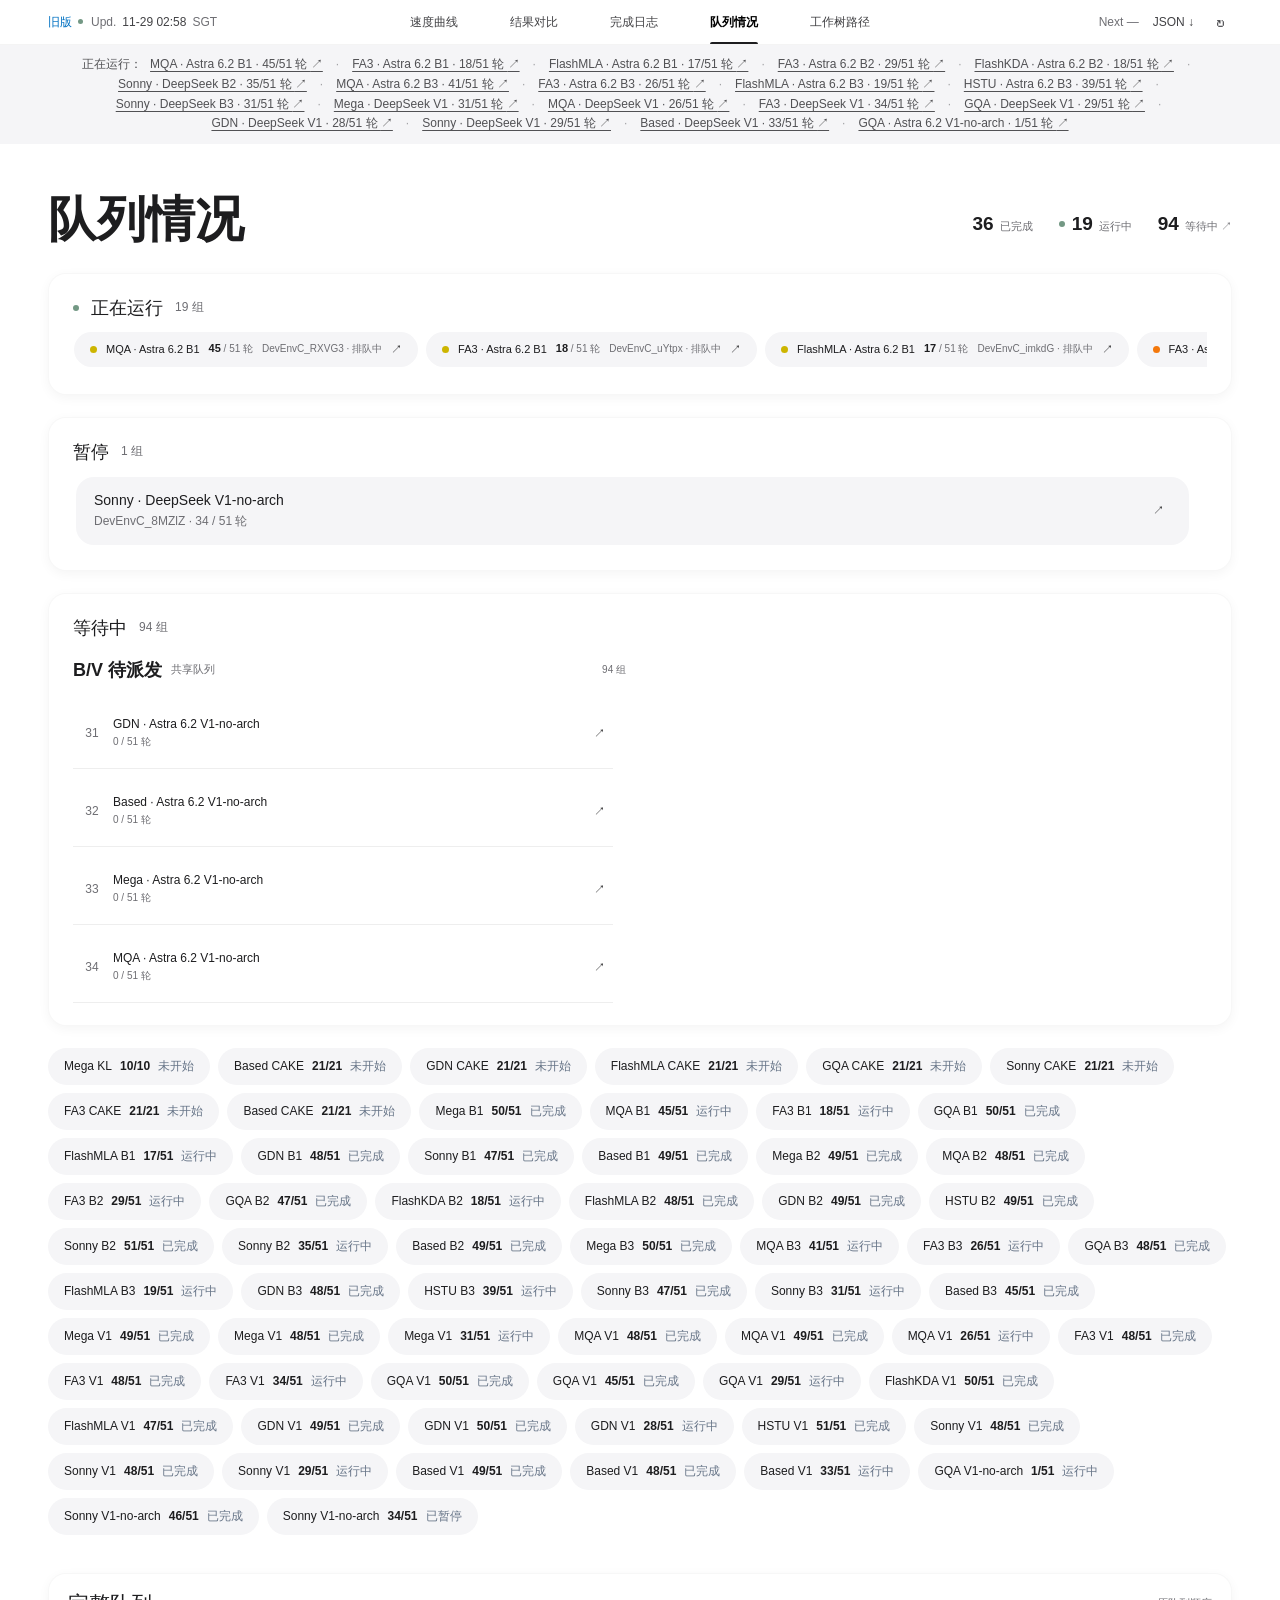
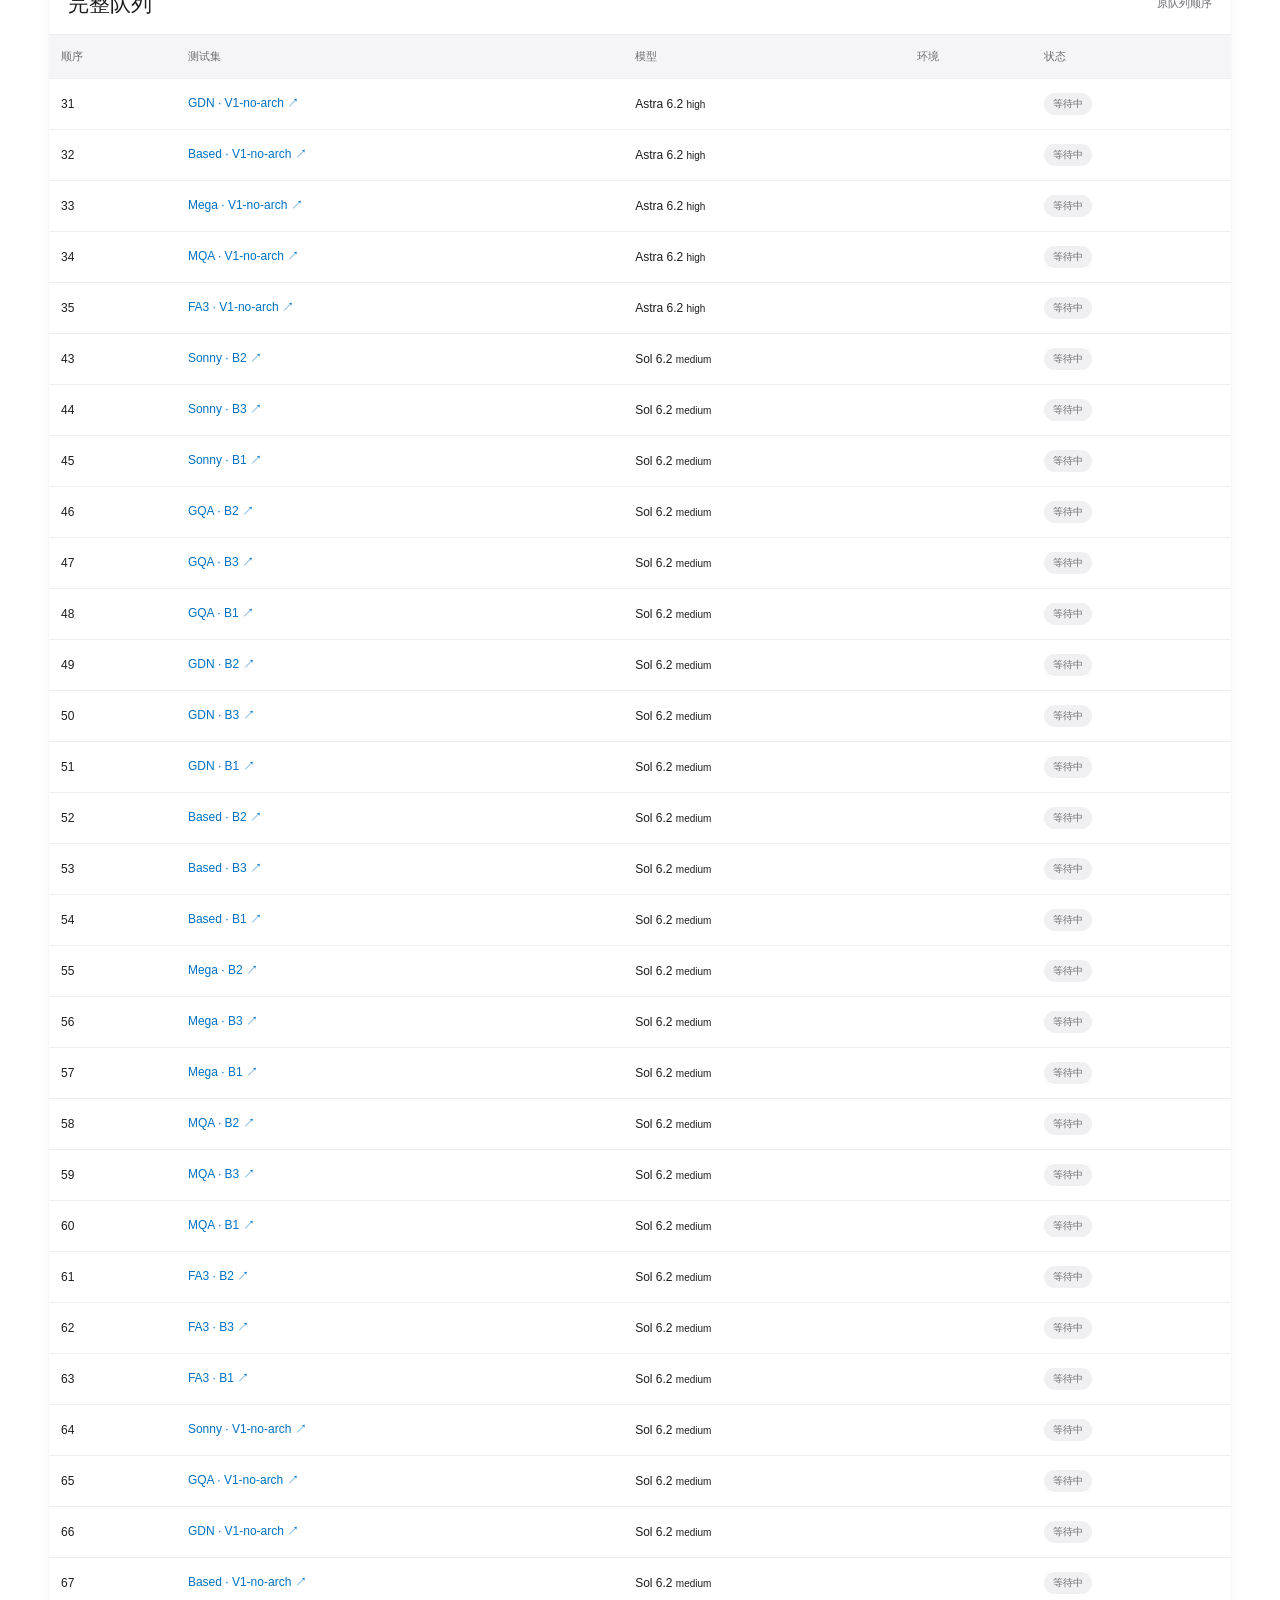
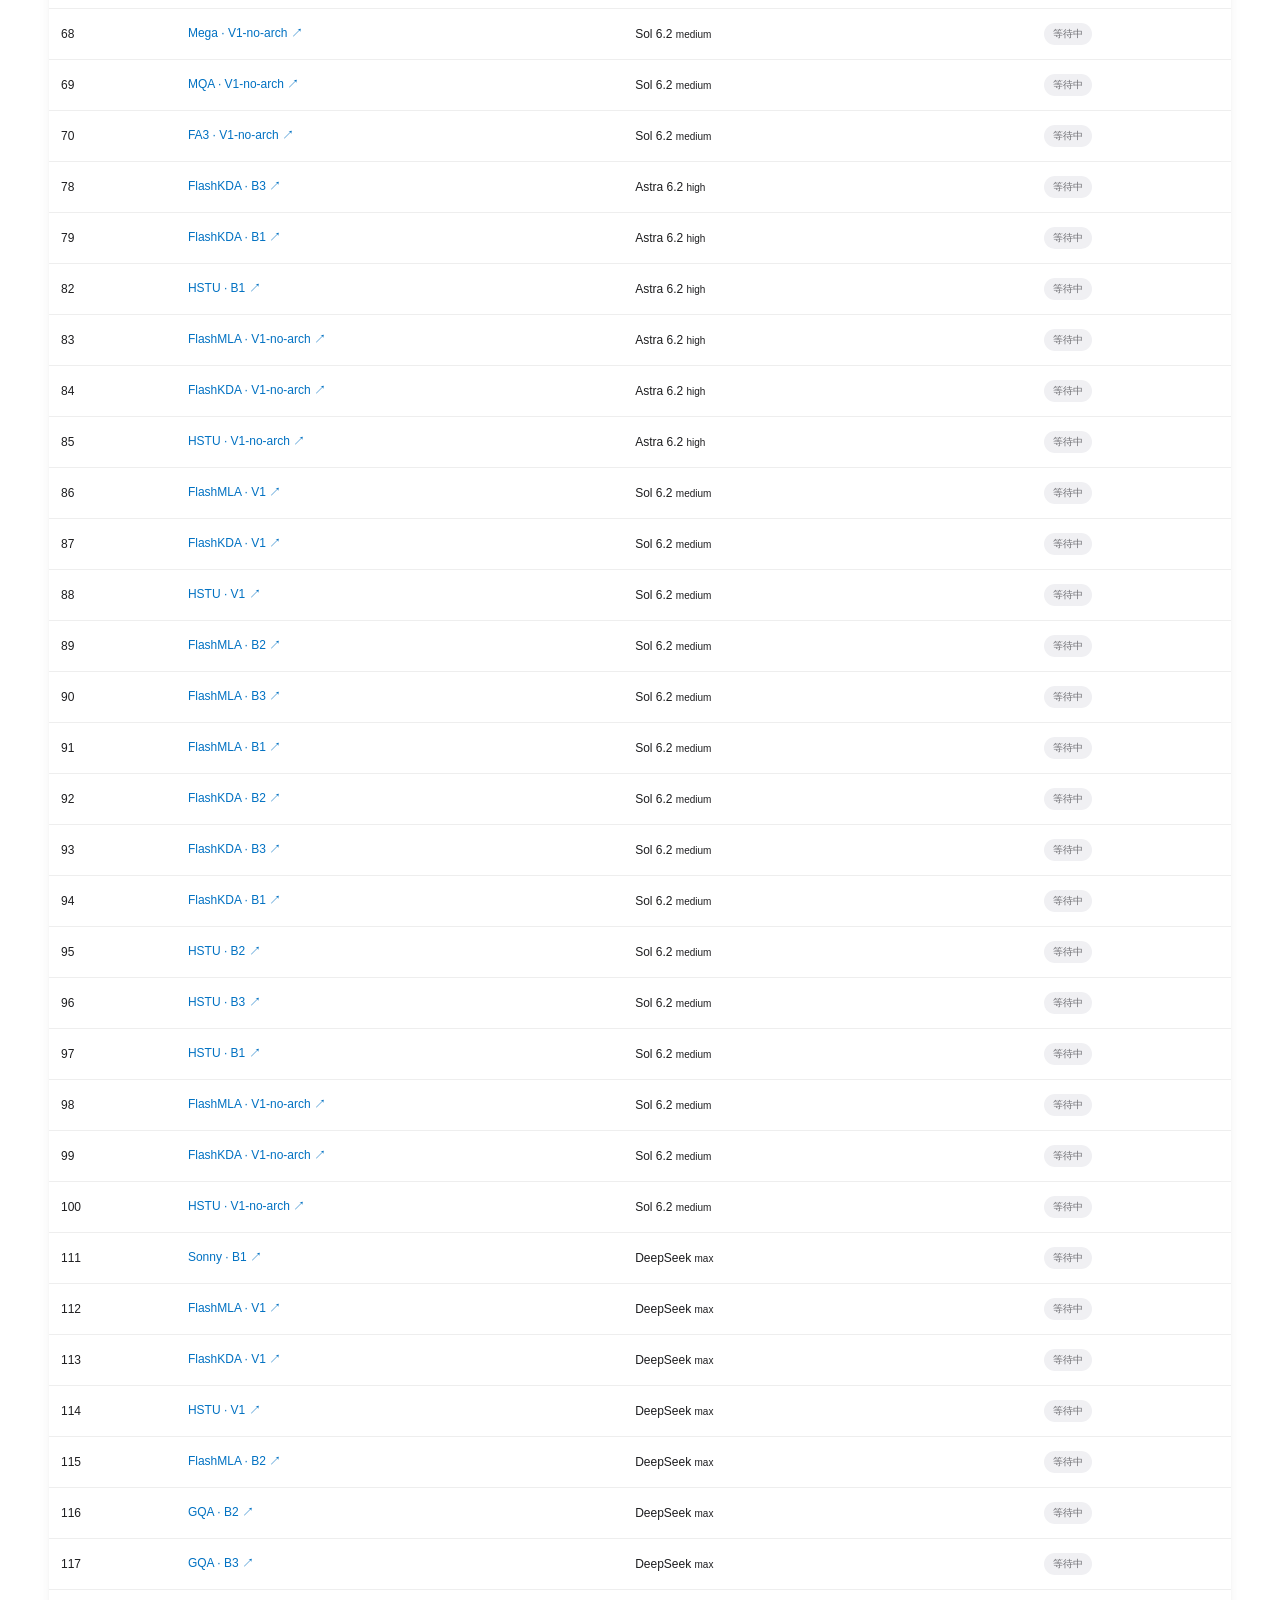
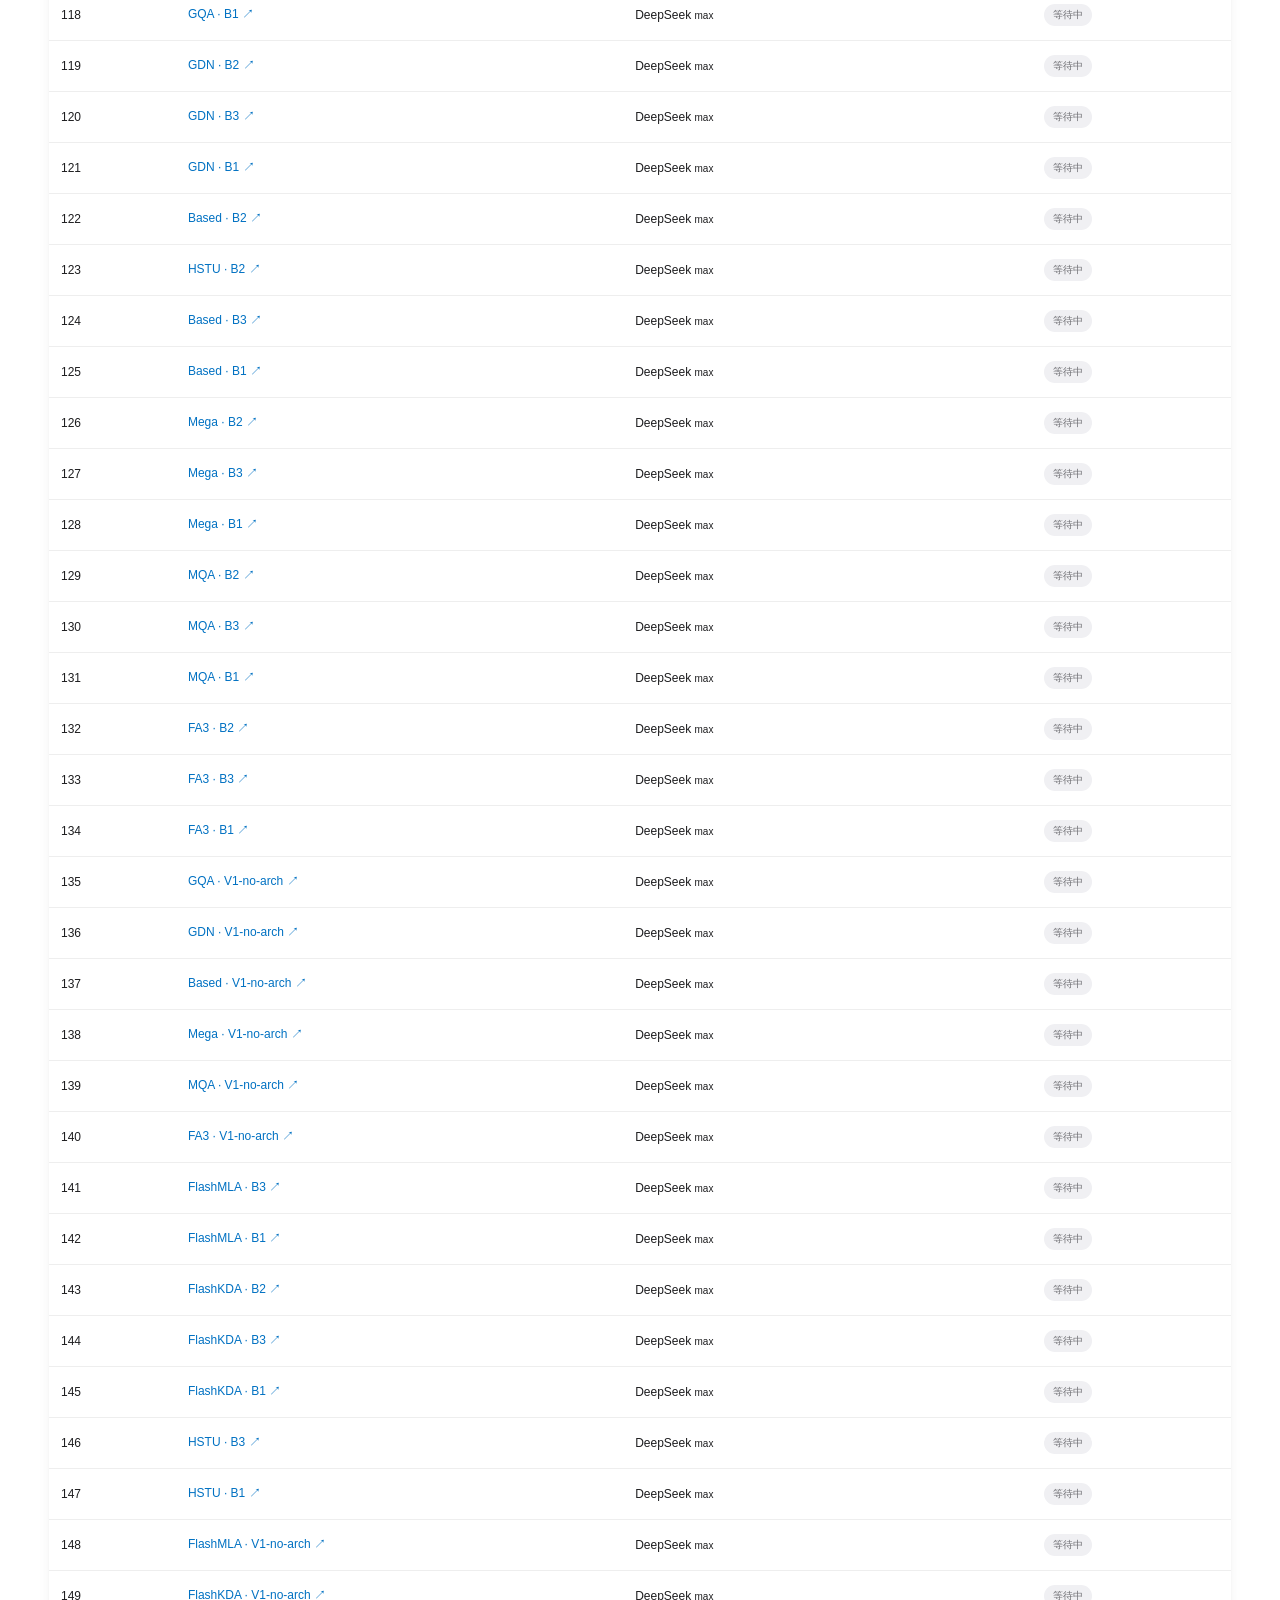
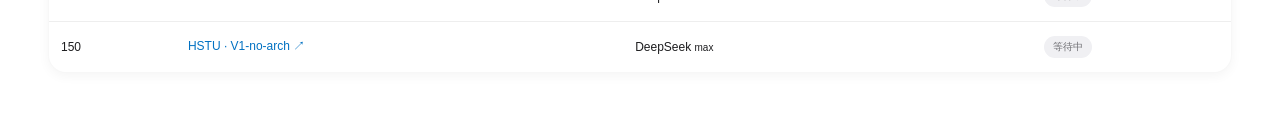
<file: index.html>
<!doctype html>
<html lang="zh-CN"><head><meta name="frontend-version" content="current-layout-20261127"><script>
// Run links always open at the page top, including retained older hash URLs.
if(new URL(location).searchParams.has('run')){const entry=new URL(location);entry.hash='';history.replaceState(null,'',entry);}
if ('scrollRestoration' in history) history.scrollRestoration = 'manual';
window.addEventListener('pageshow', () => {
  if (!location.hash) window.scrollTo({top: 0, left: 0, behavior: 'instant'});
});
</script><meta charset="utf-8"><meta name="viewport" content="width=device-width,initial-scale=1"><meta name="theme-color" content="#f6f7f9"><title>实验结果</title><link rel="stylesheet" href="./style.css?v=current-layout-20261127"><meta name="beta-version" content="current-nav-20261127"><link rel="stylesheet" href="./beta/beta.css?v=cake-curves-20261127"></head>
<body class="beta" data-api-base="./"><header class="beta-header" id="beta-header">
 <div class="beta-nav-inner">
  <div class="beta-home-status"><a href="./archive/" aria-label="旧版实验结果">旧版</a><a class="beta-brand beta-home-status" id="beta-home-status" href="./" aria-label="队列首页"><span class="beta-status-label">Upd.</span></a></div>
  <nav class="beta-main-nav" aria-label="主导航">
   <button data-beta-nav="results" aria-controls="beta-menu-results" aria-expanded="false">速度曲线</button>
   <button data-beta-nav="comparison" aria-controls="beta-menu-comparison" aria-expanded="false">结果对比</button>
   <button data-beta-nav="logs" aria-controls="beta-menu-logs" aria-expanded="false">完成日志</button>
   <button data-beta-nav="queue" aria-controls="beta-menu-queue" aria-expanded="false">队列情况</button>
   <button data-beta-nav="workspaces" aria-controls="beta-menu-workspaces" aria-expanded="false">工作树路径</button>
  </nav>
  <div class="beta-nav-status" id="beta-nav-status" aria-label="数据更新与下载"></div>
 </div>
 <div class="beta-menu-surface" id="beta-menu-surface">
 <div class="beta-menu" id="beta-menu-results" inert aria-hidden="true">
  <div class="beta-menu-inner">
   <div class="beta-menu-column beta-menu-primary"><span class="beta-menu-label">浏览速度曲线</span><div id="beta-result-menu"></div></div>
   <div class="beta-menu-column"><span class="beta-menu-label">测试集</span><div id="beta-dataset-menu" class="beta-menu-datasets"></div></div>
   <div class="beta-menu-column"><span class="beta-menu-label">KL 模型</span><button data-beta-model="Sol 6.2">Sol 6.2 <small>medium</small></button><button data-beta-model="DeepSeek">DeepSeek <small>max</small></button><button data-beta-model="Astra 6.2">Astra 6.2 <small>high</small></button><a href="./api/v1/index.json">数据 API ↗</a></div>
  </div>
 </div>
 <div class="beta-menu" id="beta-menu-comparison" inert aria-hidden="true"><div class="beta-menu-inner"><div class="beta-menu-column beta-menu-primary"><span class="beta-menu-label">结果对比</span><button data-beta-view="comparison">Kernel 对比</button></div><div class="beta-menu-column"><span class="beta-menu-label">截止轮次</span><button data-comparison-preset="10">r10</button><button data-comparison-preset="20">r20</button><button data-comparison-preset="30">r30</button><button data-comparison-preset="50">r50</button></div></div></div>
 <div class="beta-menu" id="beta-menu-logs" inert aria-hidden="true"><div class="beta-menu-inner">
  <div class="beta-menu-column beta-menu-primary"><span class="beta-menu-label">实验进程</span><button data-beta-log="all">全部记录</button><button data-beta-log="completed">独立完成</button><button data-beta-log="started">开始运行</button></div>
  <div class="beta-menu-column"><span class="beta-menu-label">其他事件</span><button data-beta-log="paused">暂停与原因</button><button data-beta-log="resumed">恢复运行</button></div>
  <div class="beta-menu-column"><span class="beta-menu-label">快速查看</span><button data-beta-view="queue">查看当前队列</button><a href="./api/v1/kl.json" download>KL 完整记录 ↓</a><a href="./api/v1/index.json" download>B/V 完整记录 ↓</a></div>
 </div></div>
 <div class="beta-menu" id="beta-menu-queue" inert aria-hidden="true"><div class="beta-menu-inner">
  <div class="beta-menu-column beta-menu-primary"><span class="beta-menu-label">执行与等待</span><button data-beta-queue="all">队列总览</button><div id="beta-queue-card-menu"></div></div>
  <div class="beta-menu-column"><span class="beta-menu-label">查看顺序</span><button data-beta-queue="running">正在运行</button><button data-beta-queue="paused">暂停</button><button data-beta-queue="waiting">等待中</button><button data-beta-queue="schedule">完整队列</button></div>
 </div></div>
<div class="beta-menu" id="beta-menu-workspaces" inert aria-hidden="true"><div class="beta-menu-inner workspace-menu-inner"><div class="beta-menu-column beta-menu-primary"><span class="beta-menu-label">工作树路径</span><button data-workspace-method="all">All</button></div><div class="beta-menu-column workspace-menu-methods"><span class="beta-menu-label">任务 · 版本</span><div id="workspace-method-menu"></div></div></div></div>
 </div>
</header>
<div class="beta-backdrop" id="beta-backdrop" hidden></div>
<aside id="beta-live-banner" class="beta-live-banner" aria-label="当前运行任务" hidden></aside>
<main><div id="beta-snapshot" class="beta-snapshot"></div><div class="beta-hero"><div><div id="beta-kicker" class="beta-eyebrow">实验结果</div><h1 id="beta-title">实验结果。</h1></div><div class="beta-hero-status"><button id="beta-completed-link"><strong id="beta-completed-total">—</strong>已完成</button><button data-beta-view="queue"><span class="live-dot"></span><strong id="beta-running-total">—</strong>运行中</button><button data-beta-view="queue"><strong id="beta-waiting-total">—</strong>等待中 ↗</button></div></div><section id="beta-results-view">
<header class="page-head"><h1>实验结果</h1><div class="update"><span id="connection" class="live-dot"></span><div class="update-times"><span>最新更新 <time id="updated">—</time><span class="zone"> SGT</span></span><span class="next-update" id="next-update">预计下次更新 —</span></div><button id="refresh" type="button">刷新</button></div><a href="./api/v1/index.json" class="api-link">JSON API ↗</a></header>
<nav class="running-bar" aria-label="正在运行的实验"><div class="running-heading"><span class="live-dot"></span><strong>正在运行</strong><span id="running-count"></span></div><div id="running-links" class="running-links"><span class="running-empty">读取中…</span></div></nav>
<section id="paused-bar" class="running-bar paused-bar" aria-label="暂停的实验"><div class="running-heading"><strong>暂停</strong><span id="paused-count"></span></div><div id="paused-links" class="paused-list"><span class="running-empty">读取中…</span></div></section>
<nav id="waiting-bar" class="running-bar waiting-bar" aria-label="等待中的实验" hidden><div class="running-heading"><strong>等待中</strong><span id="waiting-count"></span></div><div id="waiting-links" class="waiting-columns"></div></nav>
<nav id="campaign-status" class="campaign-status" aria-label="本批 Sol 六组进度"></nav>
<nav class="category-tabs" aria-label="实验分类"><button data-category="bv" aria-pressed="true">B/V</button><button data-category="aligned" aria-pressed="false">V/Aligned KL</button><button data-category="kl" aria-pressed="false">KL</button></nav>
<nav id="datasets" class="dataset-tabs" aria-label="测试集"></nav>
<div class="axis-picker"><span>横轴</span><div class="segments" role="group" aria-label="横轴"><button data-axis="round" aria-pressed="true" class="selected">轮次</button><button data-axis="time" aria-pressed="false" title="从工作区启动到结果完成，含等待和暂停">累计时间</button><button data-axis="tokens" aria-pressed="false" title="截至结果完成的已报告输入与输出 token">累计 token</button></div><span id="partial-key" hidden><i aria-hidden="true">△</i> token 不完整</span></div>
<div id="notice" role="status" hidden></div>
<section id="bv-panel" aria-labelledby="dataset-name"><div class="dataset-head"><div><h2 id="dataset-name">—</h2><p id="workload">—</p></div><div class="exports"><button id="csv" type="button">已选 CSV ↓</button><button id="json" type="button">完整 JSON ↓</button></div></div>
<div id="curves" tabindex="-1"><div id="series-controls" class="series-controls"></div></div>
<div class="charts"><section class="chart-card overview" hidden><div class="chart-title"><h3>全程总览</h3><span>线性 · 从 0 起</span></div><div id="overview" class="chart" role="img" aria-label="全程总览：轮次与延迟" tabindex="0"></div></section>
<section class="chart-card detail"><div class="chart-title"><h3>速度曲线</h3><span id="detail-domain">—</span></div><div class="plot-options"><div class="segments" aria-label="曲线指标"><button id="best-mode" class="selected" aria-pressed="true">搜索最优</button><button id="raw-mode" aria-pressed="false">逐轮测量</button></div><label hidden><input id="uncertainty" type="checkbox"> P10–P90</label><div class="mark-key">● 测量 <span>— 最优阶梯</span> <span>★ 正式结果</span><span>× 失败</span></div><button id="reset">重置视图</button></div><div id="detail" class="chart" role="img" aria-label="速度曲线：可调横纵轴范围" tabindex="0"></div><div class="axis-controls bv-range-controls"><label><select id="y-mode" aria-label="纵轴范围"><option value="focus">末端局部放大</option><option value="all">全部曲线范围</option></select></label><div class="round-range-slot"></div></div><div id="hover-readout" class="readout" aria-live="polite"><span>轮次 —</span></div></section></div>
<section class="data-section"><div class="section-head"><h3>实验组</h3><span>延迟 ms ↓ · 完成日期 SGT</span></div><div class="table-wrap"><table id="summary"><thead><tr><th>曲线</th><th>模型 / effort</th><th>方法</th><th>状态</th><th>轮次</th><th>完成日期</th><th class="num">搜索最优</th><th class="num">P10–P90</th><th class="num">正式结果 ★</th><th class="num" title="同次 PyTorch 耗时 / 正式方法耗时">正式加速比</th></tr></thead><tbody></tbody></table></div></section>
<details class="data-section"><summary><span>逐轮数据</span><span id="round-count"></span></summary><div class="round-filters"><label>实验组 <select id="round-run"><option value="all">全部已选曲线</option></select></label><label>结果 <select id="round-status"><option value="all">全部</option><option value="passed">通过</option><option value="failed">失败</option><option value="excluded">基础设施中断</option></select></label><span>样本数可点开</span></div><div class="table-wrap rounds-wrap"><table id="rounds"><thead><tr><th>模型</th><th>方法</th><th>轮次</th><th>结果</th><th>审查</th><th class="num">均值 ms</th><th class="num">P10 ms</th><th class="num">P90 ms</th><th class="num">样本数</th><th class="num">同次 PyTorch ms</th><th class="num" title="同次 PyTorch 耗时 / 方法耗时">同次加速比</th></tr></thead><tbody></tbody></table></div></details>

<section class="data-section task-log" id="task-log" aria-labelledby="task-log-title"><div class="section-head"><h3 id="task-log-title">实验任务记录</h3><span>SGT · <span id="event-count">—</span></span></div><div class="event-filters"><label>测试集 <select id="event-dataset"><option value="all">全部</option><option value="GQA">GQA</option><option value="MQA">MQA</option></select></label><label>事件 <select id="event-kind"><option value="all">全部</option><option value="started">开始</option><option value="paused">暂停</option><option value="resumed">恢复</option><option value="completed">完成</option></select></label><a href="./api/v1/index.json" download="experiment-tasks.json">JSON ↓</a></div><ol id="task-events" class="task-events"></ol><div class="event-more"><button id="events-more" type="button" hidden>查看更多</button></div></section>

</section>
<section id="aligned-panel" hidden aria-labelledby="aligned-name"><div class="dataset-head"><h2 id="aligned-name">Aligned KL</h2></div><div id="aligned-content"></div></section>
<section id="kl-panel" hidden aria-labelledby="kl-name">
<div class="dataset-head"><div><h2 id="kl-name">KL</h2><label>模型 <select id="kl-run-select" aria-label="KL 模型与批次"></select></label><p id="kl-state">读取中…</p></div><div class="exports"><button id="kl-csv">候选 CSV ↓</button><button id="kl-json">完整 JSON ↓</button></div></div>
<div id="kl-body"><div class="kl-budget"><strong id="kl-budget"></strong><span id="kl-run-info"></span></div>
<div class="kl-charts"><section class="chart-card"><div class="chart-title"><h3>每次 Apply 的交付速度</h3><span>实线：交付 · 虚线：历次最佳</span></div><div id="kl-overview" class="chart"></div></section>
<section id="kl-inner" class="chart-card"><div class="chart-title"><h3>Apply 内部候选</h3><label>选择 <select id="kl-apply" aria-label="选择 Apply"></select></label></div><div id="kl-candidates" class="chart"></div><p id="kl-inner-status" class="kl-caption"></p></section></div>
<section class="data-section"><div class="section-head"><h3>Apply 记录</h3><span>交付完成与整项独立验收分别记录</span></div><div class="table-wrap"><table><thead><tr><th>Apply</th><th>状态</th><th>评测次数</th><th>基础设施异常</th><th>交付 ms</th><th>用时 min</th><th>结束 SGT</th></tr></thead><tbody id="kl-apply-rows"></tbody></table></div></section>
<section class="data-section"><div class="section-head"><h3>选中 Apply 的候选记录</h3><span>旧结果取回不重复计次</span></div><div class="table-wrap"><table><thead><tr><th>候选</th><th>结果</th><th>未通过阶段</th><th>门禁</th><th>延迟 ms</th><th>参考 ms</th><th>记录</th></tr></thead><tbody id="kl-candidate-rows"></tbody></table></div></section>
<section class="data-section"><div class="section-head"><h3>Sol / DS 队列</h3><span>—</span></div><div id="kl-queue" class="table-wrap"></div></section>
<section class="data-section"><div class="section-head"><h3>KL 实验任务记录</h3><span>SGT · 当前测试集</span></div><ol id="kl-events" class="task-events"></ol></section>
</div></section>
</section><section id="beta-logs-view" hidden><div class="beta-log-filters"><label>类别<select id="beta-log-category"><option value="all">全部实验</option><option value="bv">B / V</option><option value="kl">KL</option></select></label><label>测试集<select id="beta-log-dataset"><option value="all">全部测试集</option></select></label><label>事件<select id="beta-log-kind"><option value="all">全部事件</option><option value="completed">独立完成</option><option value="started">开始运行</option><option value="paused">暂停</option><option value="resumed">恢复运行</option></select></label><span id="beta-log-count" class="beta-log-count"></span></div><ol id="beta-timeline" class="beta-timeline"></ol><button id="beta-log-more" class="beta-log-more" hidden>查看更多</button></section><section id="beta-queue-view" hidden></section><section id="beta-comparison-view" hidden></section><div id="beta-legacy-log" hidden></div><section id="beta-workspaces-view" hidden aria-label="工作树路径">
 <section class="workspace-filters">
  <div class="workspace-search-row"><textarea id="ws-search" rows="1" aria-label="批量检索工作区" placeholder="⌕  测试集 / 模型 / 路径 · 换行批量检索"></textarea><button id="ws-reset" class="ws-icon" title="重置筛选" aria-label="重置筛选">↻</button></div>
  <label>任务<select id="ws-method" aria-label="任务版本"><option value="all">All</option></select></label>
  <label>模型<select id="ws-model" aria-label="模型"><option value="all">All</option></select></label>
  <label>状态<select id="ws-status" aria-label="状态"><option value="all">All</option></select></label>
  <label>测试集<select id="ws-dataset" aria-label="测试集"><option value="all">All</option></select></label>
  <div class="workspace-date-row"><label>时间<select id="ws-date-field" aria-label="时间字段"><option value="started_at">开始</option><option value="finished_at">完成</option></select></label><input id="ws-from" type="date" aria-label="起始日期（SGT）"><span aria-hidden="true">—</span><input id="ws-to" type="date" aria-label="截止日期（SGT）"><span class="ws-zone">SGT</span><span id="ws-date-error" role="status"></span></div>
 </section>
 <section class="workspace-directory data-section">
  <div class="workspace-toolbar"><span id="ws-count" aria-live="polite"></span><div><button id="ws-copy" title="复制所选或筛选后的路径">复制路径</button><button id="ws-csv" title="下载所选或筛选后的记录">CSV ↓</button></div><span id="ws-feedback" role="status"></span></div>
  <div class="workspace-table-wrap"><table id="workspace-directory-table"><thead><tr><th><input id="ws-check-all" type="checkbox" aria-label="选择全部筛选结果"></th><th>测试集</th><th>任务</th><th>模型</th><th>状态</th><th><button data-ws-sort="started_at">开始 SGT ↓</button></th><th><button data-ws-sort="finished_at">完成 SGT</button></th><th>服务器路径</th></tr></thead><tbody id="ws-rows"></tbody></table></div>
  <button id="ws-more" hidden>更多 ↓</button>
 </section>
</section>
<section id="beta-cannbot-view" hidden aria-label="CannBot dashboard">
<h2>CannBot · CAKE</h2>
<!-- End Windows CannBot batch -->
 <div id="cannbot-loading" class="cake-notice" role="status">正在读取…</div>
 <div id="cannbot-content" hidden>
  <div class="cake-controls card">
   <div class="cake-control-row"><span>Kernel</span><div id="cake-datasets" class="dataset-tabs" aria-label="CannBot 数据集"></div></div>
   <div class="cake-control-row"><span>模型</span><div id="cake-models" class="segments" aria-label="CannBot 模型"></div></div>
   <div class="cake-context"><span id="cake-phase"></span><a id="cake-json" download>JSON ↓</a></div>
  </div>
  <div id="cake-metrics" class="cake-metrics"></div>
  <div class="cake-panels">
   <section class="card cake-panel chart-card"><div class="cake-panel-head"><h2>候选速度</h2><span>P50 · ms ↓</span></div><div class="beta-grouping-control"><span>分组</span><div class="segments" aria-label="曲线开关分组"><button data-cake-group="model">按模型</button><button data-cake-group="task">按任务</button></div></div><div class="aligned-controls" id="cake-series"></div>
    <div class="plot-options"><div class="segments" aria-label="曲线指标"><button data-cake-mode="best">搜索最优</button><button data-cake-mode="raw">逐次测量</button></div><button id="cake-csv">已选 CSV ↓</button><button id="cake-chart-json">完整 JSON ↓</button></div>
    <div class="axis-controls bv-range-controls"><label><select id="cake-y-mode" aria-label="纵轴范围"><option value="all">全部曲线范围</option><option value="focus">末端局部放大</option></select></label><div class="round-range-slot"></div></div>
    <div class="segments" id="cake-axes" aria-label="横轴"><button data-cake-axis="round">有效评测</button><button data-cake-axis="time">累计时间</button><button data-cake-axis="tokens">累计 token</button></div>
    <div id="cake-chart" class="chart" tabindex="0" role="group" aria-label="CannBot 候选速度曲线"></div><div id="cake-readout" class="readout" aria-live="polite"></div></section>
   <section class="card cake-panel"><div class="cake-panel-head"><h2>评测结果</h2><span id="cake-evaluation-count"></span></div><div id="cake-evaluations" class="cake-table-scroll"></div></section>
  </div>
  <section class="card cake-task-card"><div class="cake-panel-head"><h2>任务</h2><div id="cake-task-filter" class="segments" aria-label="CannBot 任务范围"><button class="selected" aria-pressed="true" data-cake-scope="kernel">当前 Kernel</button><button aria-pressed="false" data-cake-scope="all">全部</button></div></div><div id="cake-tasks" class="cake-table-scroll"></div></section>
  <details class="card cake-workspaces"><summary>实验工作区</summary><div id="cake-workspaces"></div></details>
 </div>
</section>
</main><dialog id="samples"><div class="dialog-head"><h3 id="sample-title">测量样本</h3><button id="close-samples" aria-label="关闭样本">关闭 ×</button></div><p id="sample-stats"></p><pre id="sample-values"></pre><button id="sample-csv">样本 CSV ↓</button></dialog><script src="./kl.js?v=current-five-20261128" defer></script><script src="./app.js?v=current-five-20261128" defer></script><script id="beta-navigation" type="application/json">{"schema_version": 1, "result_sections": [{"id": "bv", "label": "B/V", "status": "available"}, {"id": "aligned", "label": "V/Aligned KL", "status": "available"}, {"id": "kl", "label": "KL", "status": "available"}, {"id": "all", "label": "All", "status": "available"}], "method_revisions": [{"method": "B1", "label": "B1"}, {"method": "B2", "label": "B2"}, {"method": "B3", "label": "B3"}, {"method": "V1", "label": "V1"}, {"method": "V1-no-arch", "label": "V1-no-arch"}]}</script><script src="./beta/beta.js?v=current-five-20261128" defer></script></body></html>
</file>
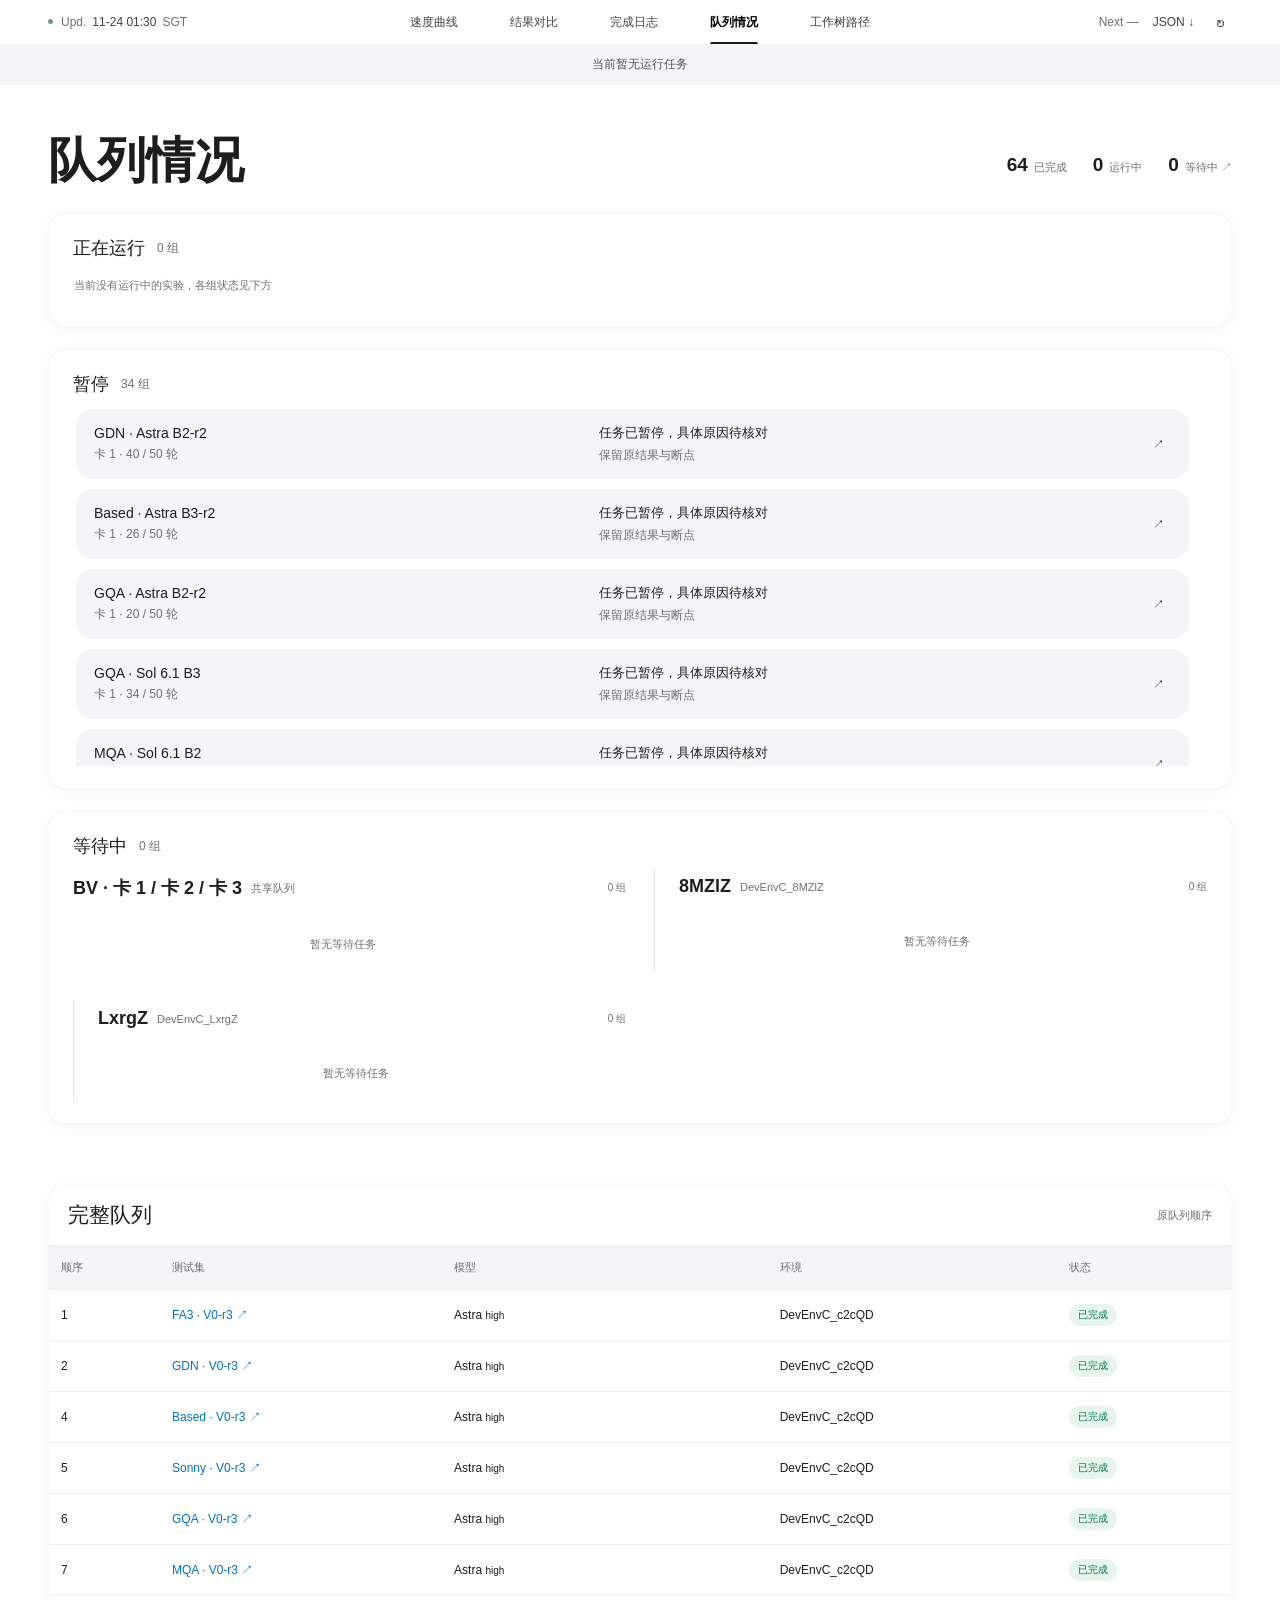
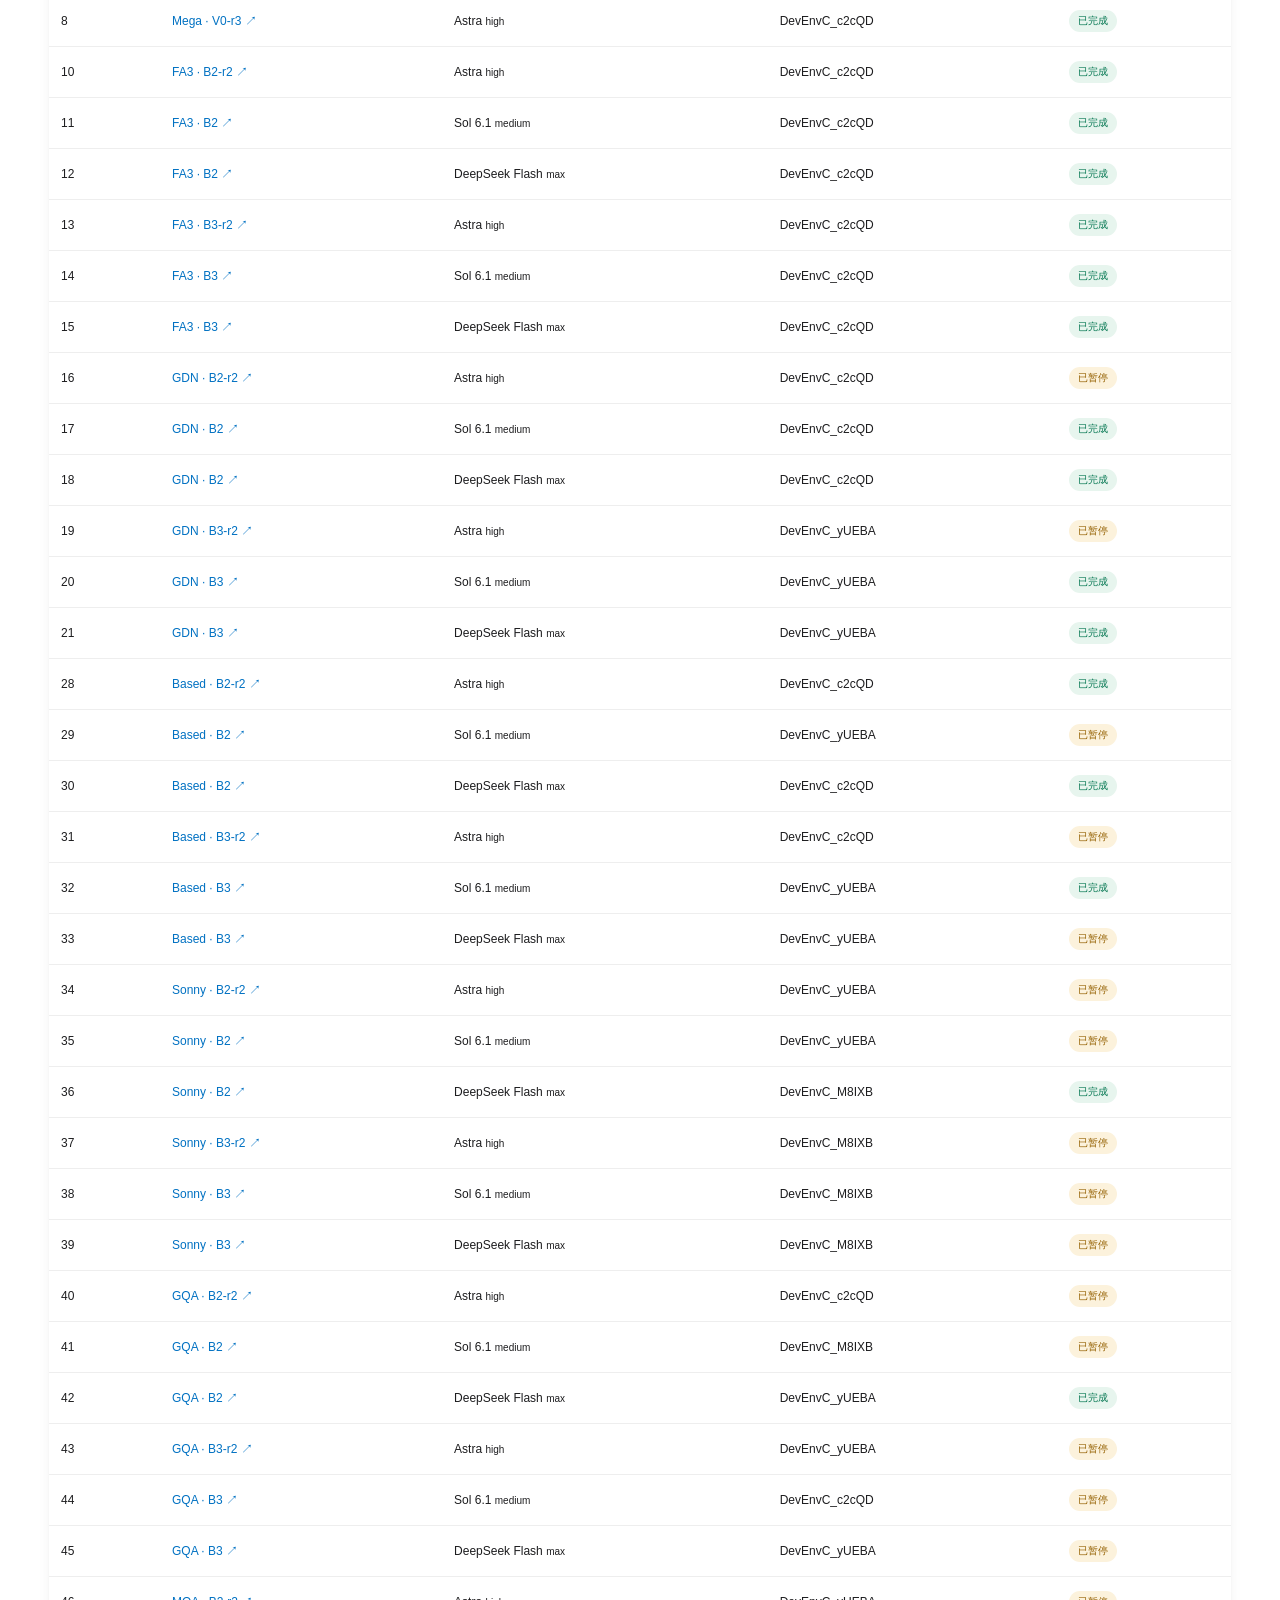
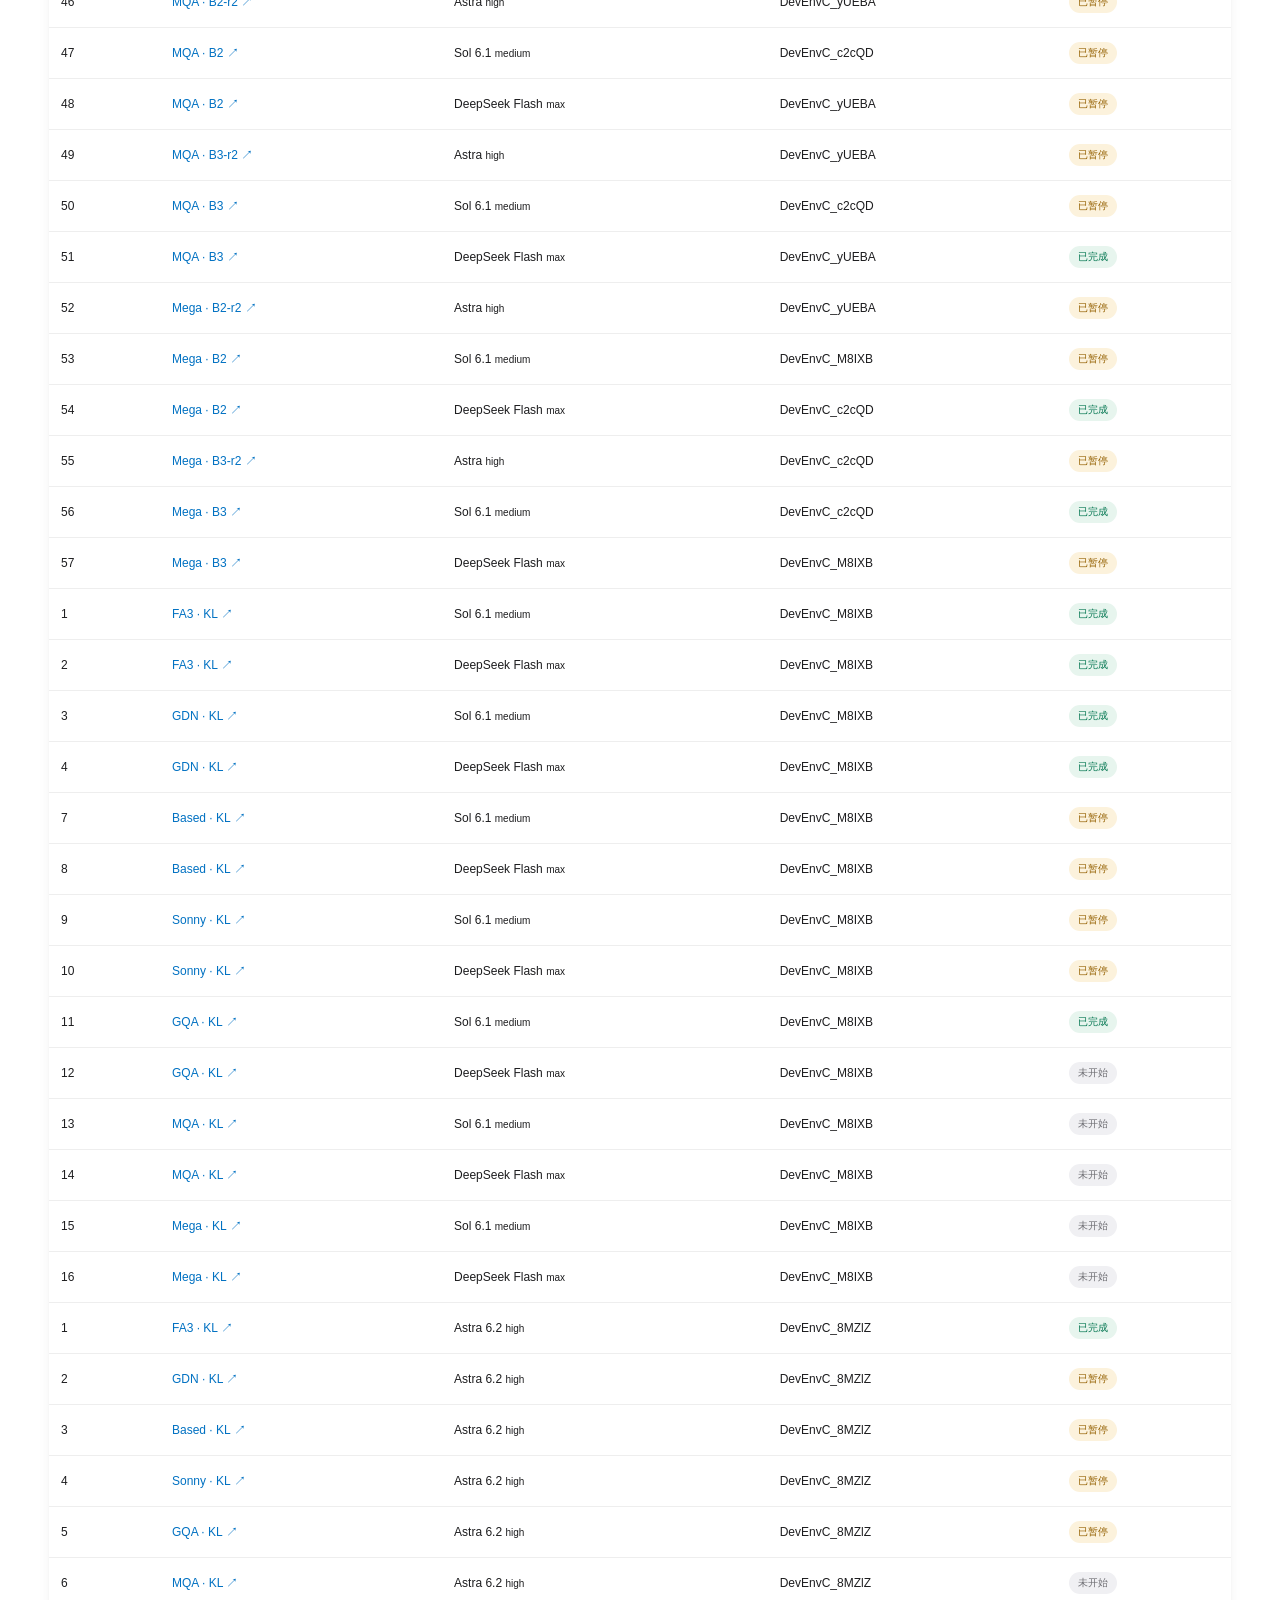
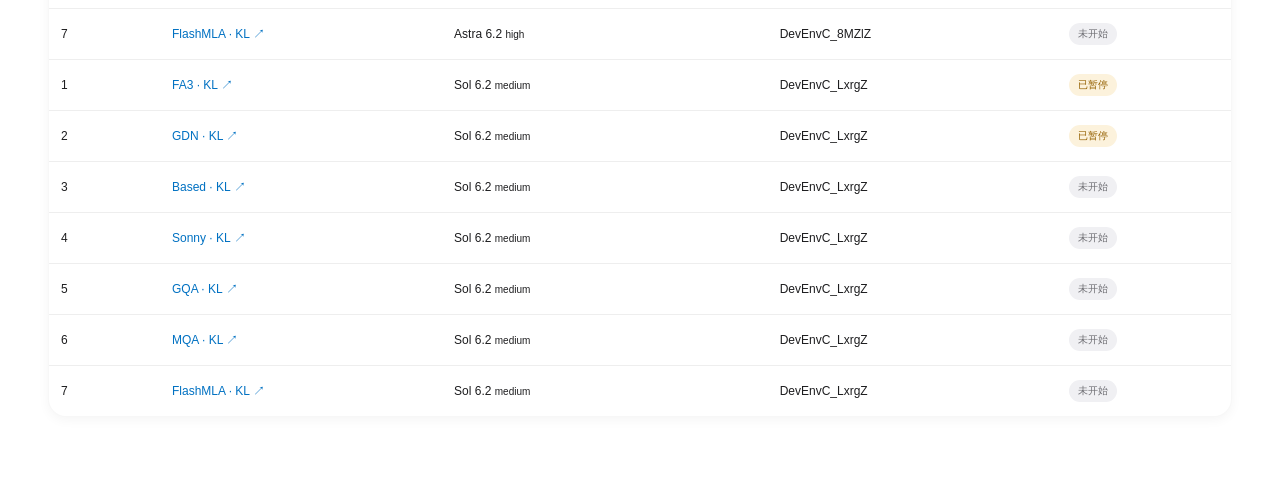
<file: archive/index.html>
<!doctype html>
<html lang="zh-CN"><head><meta name="frontend-version" content="cbfa2d3d9bb36762a094"><script>
// Run links always open at the page top, including retained older hash URLs.
if(new URL(location).searchParams.has('run')){const entry=new URL(location);entry.hash='';history.replaceState(null,'',entry);}
if ('scrollRestoration' in history) history.scrollRestoration = 'manual';
window.addEventListener('pageshow', () => {
  if (!location.hash) window.scrollTo({top: 0, left: 0, behavior: 'instant'});
});
</script><meta charset="utf-8"><meta name="viewport" content="width=device-width,initial-scale=1"><meta name="theme-color" content="#f6f7f9"><title>实验结果</title><link rel="stylesheet" href="./style.css?v=cbfa2d3d9bb36762a094"><meta name="beta-version" content="a1347bb1f7e686cd604b"><link rel="stylesheet" href="./beta/beta.css?v=a1347bb1f7e686cd604b"></head>
<body class="beta" data-api-base="./"><header class="beta-header" id="beta-header">
 <div class="beta-nav-inner">
  <a class="beta-brand beta-home-status" id="beta-home-status" href="./" aria-label="队列首页"><span class="beta-status-label">Upd.</span></a>
  <nav class="beta-main-nav" aria-label="主导航">
   <button data-beta-nav="results" aria-controls="beta-menu-results" aria-expanded="false">速度曲线</button>
   <button data-beta-nav="comparison" aria-controls="beta-menu-comparison" aria-expanded="false">结果对比</button>
   <button data-beta-nav="logs" aria-controls="beta-menu-logs" aria-expanded="false">完成日志</button>
   <button data-beta-nav="queue" aria-controls="beta-menu-queue" aria-expanded="false">队列情况</button>
   <button data-beta-nav="workspaces" aria-controls="beta-menu-workspaces" aria-expanded="false">工作树路径</button>
  </nav>
  <div class="beta-nav-status" id="beta-nav-status" aria-label="数据更新与下载"></div>
 </div>
 <div class="beta-menu-surface" id="beta-menu-surface">
 <div class="beta-menu" id="beta-menu-results" inert aria-hidden="true">
  <div class="beta-menu-inner">
   <div class="beta-menu-column beta-menu-primary"><span class="beta-menu-label">浏览速度曲线</span><div id="beta-result-menu"></div><button data-beta-view="cannbot">CannBot <small>CAKE</small></button></div>
   <div class="beta-menu-column"><span class="beta-menu-label">测试集</span><div id="beta-dataset-menu" class="beta-menu-datasets"></div></div>
   <div class="beta-menu-column"><span class="beta-menu-label">KL 模型</span><button data-beta-model="Sol 6.1">Sol 6.1 <small>medium</small></button><button data-beta-model="DeepSeek Flash">DeepSeek Flash <small>max</small></button><button data-beta-model="Astra">Astra <small>high</small></button><a href="./api/v1/index.json">数据 API ↗</a></div>
  </div>
 </div>
 <div class="beta-menu" id="beta-menu-comparison" inert aria-hidden="true"><div class="beta-menu-inner"><div class="beta-menu-column beta-menu-primary"><span class="beta-menu-label">结果对比</span><button data-beta-view="comparison">Kernel 对比</button></div><div class="beta-menu-column"><span class="beta-menu-label">截止轮次</span><button data-comparison-preset="10">r10</button><button data-comparison-preset="20">r20</button><button data-comparison-preset="30">r30</button><button data-comparison-preset="50">r50</button></div></div></div>
 <div class="beta-menu" id="beta-menu-logs" inert aria-hidden="true"><div class="beta-menu-inner">
  <div class="beta-menu-column beta-menu-primary"><span class="beta-menu-label">实验进程</span><button data-beta-log="all">全部记录</button><button data-beta-log="completed">独立完成</button><button data-beta-log="started">开始运行</button></div>
  <div class="beta-menu-column"><span class="beta-menu-label">其他事件</span><button data-beta-log="paused">暂停与原因</button><button data-beta-log="resumed">恢复运行</button></div>
  <div class="beta-menu-column"><span class="beta-menu-label">快速查看</span><button data-beta-view="queue">查看当前队列</button><a href="./api/v1/kl.json" download>KL 完整记录 ↓</a><a href="./api/v1/index.json" download>B/V 完整记录 ↓</a></div>
 </div></div>
 <div class="beta-menu" id="beta-menu-queue" inert aria-hidden="true"><div class="beta-menu-inner">
  <div class="beta-menu-column beta-menu-primary"><span class="beta-menu-label">执行与等待</span><button data-beta-queue="all">队列总览</button><div id="beta-queue-card-menu"></div></div>
  <div class="beta-menu-column"><span class="beta-menu-label">查看顺序</span><button data-beta-queue="running">正在运行</button><button data-beta-queue="paused">暂停</button><button data-beta-queue="waiting">等待中</button><button data-beta-queue="schedule">完整队列</button></div>
 </div></div>
<div class="beta-menu" id="beta-menu-workspaces" inert aria-hidden="true"><div class="beta-menu-inner workspace-menu-inner"><div class="beta-menu-column beta-menu-primary"><span class="beta-menu-label">工作树路径</span><button data-workspace-method="all">All</button></div><div class="beta-menu-column workspace-menu-methods"><span class="beta-menu-label">任务 · 版本</span><div id="workspace-method-menu"></div></div></div></div>
 </div>
</header>
<div class="beta-backdrop" id="beta-backdrop" hidden></div>
<aside id="beta-live-banner" class="beta-live-banner" aria-label="当前运行任务" hidden></aside>
<main><div id="beta-snapshot" class="beta-snapshot"></div><div class="beta-hero"><div><div id="beta-kicker" class="beta-eyebrow">实验结果</div><h1 id="beta-title">实验结果。</h1></div><div class="beta-hero-status"><button id="beta-completed-link"><strong id="beta-completed-total">—</strong>已完成</button><button data-beta-view="queue"><span class="live-dot"></span><strong id="beta-running-total">—</strong>运行中</button><button data-beta-view="queue"><strong id="beta-waiting-total">—</strong>等待中 ↗</button></div></div><section id="beta-results-view">
<header class="page-head"><h1>实验结果</h1><div class="update"><span id="connection" class="live-dot"></span><div class="update-times"><span>最新更新 <time id="updated">—</time><span class="zone"> SGT</span></span><span class="next-update" id="next-update">预计下次更新 —</span></div><button id="refresh" type="button">刷新</button></div><a href="./api/v1/index.json" class="api-link">JSON API ↗</a></header>
<nav class="running-bar" aria-label="正在运行的实验"><div class="running-heading"><span class="live-dot"></span><strong>正在运行</strong><span id="running-count"></span></div><div id="running-links" class="running-links"><span class="running-empty">读取中…</span></div></nav>
<section id="paused-bar" class="running-bar paused-bar" aria-label="暂停的实验"><div class="running-heading"><strong>暂停</strong><span id="paused-count"></span></div><div id="paused-links" class="paused-list"><span class="running-empty">读取中…</span></div></section>
<nav id="waiting-bar" class="running-bar waiting-bar" aria-label="等待中的实验" hidden><div class="running-heading"><strong>等待中</strong><span id="waiting-count"></span></div><div id="waiting-links" class="waiting-columns"></div></nav>
<nav id="campaign-status" class="campaign-status" aria-label="本批 Sol 六组进度"></nav>
<nav class="category-tabs" aria-label="实验分类"><button data-category="bv" aria-pressed="true">B0–B3 / V0</button><button data-category="aligned" aria-pressed="false">V/Aligned KL</button><button data-category="kl" aria-pressed="false">KL</button></nav>
<nav id="datasets" class="dataset-tabs" aria-label="测试集"></nav>
<div class="axis-picker"><span>横轴</span><div class="segments" role="group" aria-label="横轴"><button data-axis="round" aria-pressed="true" class="selected">轮次</button><button data-axis="time" aria-pressed="false" title="从工作区启动到结果完成，含等待和暂停">累计时间</button><button data-axis="tokens" aria-pressed="false" title="截至结果完成的已报告输入与输出 token">累计 token</button></div><span id="partial-key" hidden><i aria-hidden="true">△</i> token 不完整</span></div>
<div id="notice" role="status" hidden></div>
<section id="bv-panel" aria-labelledby="dataset-name"><div class="dataset-head"><div><h2 id="dataset-name">—</h2><p id="workload">—</p></div><div class="exports"><button id="csv" type="button">已选 CSV ↓</button><button id="json" type="button">完整 JSON ↓</button></div></div>
<div id="curves" tabindex="-1"><div id="series-controls" class="series-controls"></div></div>
<div class="charts"><section class="chart-card overview" hidden><div class="chart-title"><h3>全程总览</h3><span>线性 · 从 0 起</span></div><div id="overview" class="chart" role="img" aria-label="全程总览：轮次与延迟" tabindex="0"></div></section>
<section class="chart-card detail"><div class="chart-title"><h3>速度曲线</h3><span id="detail-domain">—</span></div><div class="plot-options"><div class="segments" aria-label="曲线指标"><button id="best-mode" class="selected" aria-pressed="true">搜索最优</button><button id="raw-mode" aria-pressed="false">逐轮测量</button></div><label hidden><input id="uncertainty" type="checkbox"> P10–P90</label><div class="mark-key">● 测量 <span>— 最优阶梯</span> <span>★ 正式结果</span><span>× 失败</span></div><button id="reset">重置视图</button></div><div id="detail" class="chart" role="img" aria-label="速度曲线：可调横纵轴范围" tabindex="0"></div><div class="axis-controls bv-range-controls"><label><select id="y-mode" aria-label="纵轴范围"><option value="focus">末端局部放大</option><option value="all">全部曲线范围</option></select></label><div class="round-range-slot"></div></div><div id="hover-readout" class="readout" aria-live="polite"><span>轮次 —</span></div></section></div>
<section class="data-section"><div class="section-head"><h3>实验组</h3><span>延迟 ms ↓ · 完成日期 SGT</span></div><div class="table-wrap"><table id="summary"><thead><tr><th>曲线</th><th>模型 / effort</th><th>方法</th><th>状态</th><th>轮次</th><th>完成日期</th><th class="num">搜索最优</th><th class="num">P10–P90</th><th class="num">正式结果 ★</th><th class="num" title="同次 PyTorch 耗时 / 正式方法耗时">正式加速比</th></tr></thead><tbody></tbody></table></div></section>
<details class="data-section"><summary><span>逐轮数据</span><span id="round-count"></span></summary><div class="round-filters"><label>实验组 <select id="round-run"><option value="all">全部已选曲线</option></select></label><label>结果 <select id="round-status"><option value="all">全部</option><option value="passed">通过</option><option value="failed">失败</option><option value="excluded">基础设施中断</option></select></label><span>样本数可点开</span></div><div class="table-wrap rounds-wrap"><table id="rounds"><thead><tr><th>模型</th><th>方法</th><th>轮次</th><th>结果</th><th>审查</th><th class="num">均值 ms</th><th class="num">P10 ms</th><th class="num">P90 ms</th><th class="num">样本数</th><th class="num">同次 PyTorch ms</th><th class="num" title="同次 PyTorch 耗时 / 方法耗时">同次加速比</th></tr></thead><tbody></tbody></table></div></details>
<details class="data-section correctness"><summary><span>B0 · 正确性</span><span>性能不适用</span></summary><div id="b0-cost" hidden></div><div class="table-wrap"><table id="correctness"><thead><tr><th>模型 / effort</th><th>实验</th><th>状态</th><th>轮次</th><th>结果</th><th>完成日期 SGT</th></tr></thead><tbody></tbody></table></div></details>
<section class="data-section task-log" id="task-log" aria-labelledby="task-log-title"><div class="section-head"><h3 id="task-log-title">实验任务记录</h3><span>SGT · <span id="event-count">—</span></span></div><div class="event-filters"><label>测试集 <select id="event-dataset"><option value="all">全部</option><option value="GQA">GQA</option><option value="MQA">MQA</option></select></label><label>事件 <select id="event-kind"><option value="all">全部</option><option value="started">开始</option><option value="paused">暂停</option><option value="resumed">恢复</option><option value="completed">完成</option></select></label><a href="./api/v1/index.json" download="experiment-tasks.json">JSON ↓</a></div><ol id="task-events" class="task-events"></ol><div class="event-more"><button id="events-more" type="button" hidden>查看更多</button></div></section>

</section>
<section id="aligned-panel" hidden aria-labelledby="aligned-name"><div class="dataset-head"><h2 id="aligned-name">Aligned KL</h2></div><div id="aligned-content"></div></section>
<section id="kl-panel" hidden aria-labelledby="kl-name">
<div class="dataset-head"><div><h2 id="kl-name">KL</h2><label>模型 <select id="kl-run-select" aria-label="KL 模型与批次"></select></label><p id="kl-state">读取中…</p></div><div class="exports"><button id="kl-csv">候选 CSV ↓</button><button id="kl-json">完整 JSON ↓</button></div></div>
<div id="kl-body"><div class="kl-budget"><strong id="kl-budget"></strong><span id="kl-run-info"></span></div>
<div class="kl-charts"><section class="chart-card"><div class="chart-title"><h3>每次 Apply 的交付速度</h3><span>实线：交付 · 虚线：历次最佳</span></div><label class="kl-reference-toggle"><input id="kl-v0-overview" type="checkbox" checked aria-label="交付速度图显示 V0 Astra 最快线"><span id="kl-v0-overview-label"></span></label><div id="kl-matched-overview"></div><div id="kl-overview" class="chart"></div></section>
<section id="kl-inner" class="chart-card"><div class="chart-title"><h3>Apply 内部候选</h3><label>选择 <select id="kl-apply" aria-label="选择 Apply"></select></label></div><label class="kl-reference-toggle"><input id="kl-v0-candidates" type="checkbox" checked aria-label="内部候选图显示 V0 Astra 最快线"><span id="kl-v0-candidates-label"></span></label><div id="kl-matched-candidates"></div><div id="kl-candidates" class="chart"></div><p id="kl-inner-status" class="kl-caption"></p></section></div>
<section class="data-section"><div class="section-head"><h3>Apply 记录</h3><span>交付完成与整项独立验收分别记录</span></div><div class="table-wrap"><table><thead><tr><th>Apply</th><th>状态</th><th>评测次数</th><th>基础设施异常</th><th>交付 ms</th><th>用时 min</th><th>结束 SGT</th></tr></thead><tbody id="kl-apply-rows"></tbody></table></div></section>
<section class="data-section"><div class="section-head"><h3>选中 Apply 的候选记录</h3><span>旧结果取回不重复计次</span></div><div class="table-wrap"><table><thead><tr><th>候选</th><th>结果</th><th>未通过阶段</th><th>门禁</th><th>延迟 ms</th><th>参考 ms</th><th>记录</th></tr></thead><tbody id="kl-candidate-rows"></tbody></table></div></section>
<section class="data-section"><div class="section-head"><h3>Sol / DS 队列</h3><span>DevEnvC_M8IXB · 单卡串行</span></div><div id="kl-queue" class="table-wrap"></div></section>
<section class="data-section"><div class="section-head"><h3>KL 实验任务记录</h3><span>SGT · 当前测试集</span></div><ol id="kl-events" class="task-events"></ol></section>
</div></section>
</section><section id="beta-future-view" class="beta-future" hidden><h2>V0-r3</h2><p>待接入 · 尚无实验记录</p></section><section id="beta-logs-view" hidden><div class="beta-log-filters"><label>类别<select id="beta-log-category"><option value="all">全部实验</option><option value="bv">B / V</option><option value="kl">KL</option></select></label><label>测试集<select id="beta-log-dataset"><option value="all">全部测试集</option></select></label><label>事件<select id="beta-log-kind"><option value="all">全部事件</option><option value="completed">独立完成</option><option value="started">开始运行</option><option value="paused">暂停</option><option value="resumed">恢复运行</option></select></label><span id="beta-log-count" class="beta-log-count"></span></div><ol id="beta-timeline" class="beta-timeline"></ol><button id="beta-log-more" class="beta-log-more" hidden>查看更多</button></section><section id="beta-queue-view" hidden></section><section id="beta-comparison-view" hidden></section><div id="beta-legacy-log" hidden></div><section id="beta-workspaces-view" hidden aria-label="工作树路径">
 <section class="workspace-filters">
  <div class="workspace-search-row"><textarea id="ws-search" rows="1" aria-label="批量检索工作区" placeholder="⌕  测试集 / 模型 / 路径 · 换行批量检索"></textarea><button id="ws-reset" class="ws-icon" title="重置筛选" aria-label="重置筛选">↻</button></div>
  <label>任务<select id="ws-method" aria-label="任务版本"><option value="all">All</option></select></label>
  <label>模型<select id="ws-model" aria-label="模型"><option value="all">All</option></select></label>
  <label>状态<select id="ws-status" aria-label="状态"><option value="all">All</option></select></label>
  <label>测试集<select id="ws-dataset" aria-label="测试集"><option value="all">All</option></select></label>
  <div class="workspace-date-row"><label>时间<select id="ws-date-field" aria-label="时间字段"><option value="started_at">开始</option><option value="finished_at">完成</option></select></label><input id="ws-from" type="date" aria-label="起始日期（SGT）"><span aria-hidden="true">—</span><input id="ws-to" type="date" aria-label="截止日期（SGT）"><span class="ws-zone">SGT</span><span id="ws-date-error" role="status"></span></div>
 </section>
 <section class="workspace-directory data-section">
  <div class="workspace-toolbar"><span id="ws-count" aria-live="polite"></span><div><button id="ws-copy" title="复制所选或筛选后的路径">复制路径</button><button id="ws-csv" title="下载所选或筛选后的记录">CSV ↓</button></div><span id="ws-feedback" role="status"></span></div>
  <div class="workspace-table-wrap"><table id="workspace-directory-table"><thead><tr><th><input id="ws-check-all" type="checkbox" aria-label="选择全部筛选结果"></th><th>测试集</th><th>任务</th><th>模型</th><th>状态</th><th><button data-ws-sort="started_at">开始 SGT ↓</button></th><th><button data-ws-sort="finished_at">完成 SGT</button></th><th>服务器路径</th></tr></thead><tbody id="ws-rows"></tbody></table></div>
  <button id="ws-more" hidden>更多 ↓</button>
 </section>
</section>
<section id="beta-cannbot-view" hidden aria-label="CannBot dashboard">
<!-- Windows CannBot batch -->
<section class="card cake-panel" id="windows-cannbot">
<div class="cake-panel-head"><h2>当前 Windows 批次</h2>
<a href="./api/v1/cannbot-windows.json">JSON ↓</a></div>
<p>已暂停 · Astra 6.2 / high · 记录时间 2026-11-27 00:14（北京时间）</p>
<div class="cake-table-scroll"><table><thead><tr><th>数据集</th><th>任务状态</th><th>有效轮 / 预算</th><th>已完成尝试</th></tr></thead><tbody>
<tr><td>FA3</td><td>待运行</td><td>0 / 20</td><td>0</td></tr>
<tr><td>GDN</td><td>待运行</td><td>0 / 20</td><td>0</td></tr>
<tr><td>Based</td><td>待运行</td><td>0 / 20</td><td>0</td></tr>
<tr><td>Sonny</td><td>待运行</td><td>0 / 20</td><td>0</td></tr>
<tr><td>GQA</td><td>待运行</td><td>0 / 20</td><td>0</td></tr>
<tr><td>MQA</td><td>待运行</td><td>0 / 20</td><td>0</td></tr>
<tr><td>Mega</td><td>待运行</td><td>0 / 20</td><td>0</td></tr>
<tr><td>FlashMLA</td><td>待运行</td><td>0 / 20</td><td>0</td></tr>
<tr><td>HSTU</td><td>待运行</td><td>0 / 20</td><td>0</td></tr>
<tr><td>FlashKDA</td><td>待运行</td><td>0 / 20</td><td>0</td></tr>
</tbody></table></div></section>
<h2>历史批次</h2>
<!-- End Windows CannBot batch -->
 <div id="cannbot-loading" class="cake-notice" role="status">正在读取…</div>
 <div id="cannbot-content" hidden>
  <div class="cake-controls card">
   <div class="cake-control-row"><span>Kernel</span><div id="cake-datasets" class="dataset-tabs" aria-label="CannBot 数据集"></div></div>
   <div class="cake-control-row"><span>模型</span><div id="cake-models" class="segments" aria-label="CannBot 模型"></div></div>
   <div class="cake-context"><span id="cake-phase"></span><a id="cake-json" download>JSON ↓</a></div>
  </div>
  <div id="cake-metrics" class="cake-metrics"></div>
  <div class="cake-panels">
   <section class="card cake-panel"><div class="cake-panel-head"><h2>候选速度</h2><span>P50 · ms ↓</span></div><div id="cake-chart"></div></section>
   <section class="card cake-panel"><div class="cake-panel-head"><h2>评测结果</h2><span id="cake-evaluation-count"></span></div><div id="cake-evaluations" class="cake-table-scroll"></div></section>
  </div>
  <section class="card cake-task-card"><div class="cake-panel-head"><h2>任务</h2><div id="cake-task-filter" class="segments" aria-label="CannBot 任务范围"><button class="selected" aria-pressed="true" data-cake-scope="kernel">当前 Kernel</button><button aria-pressed="false" data-cake-scope="all">全部</button></div></div><div id="cake-tasks" class="cake-table-scroll"></div></section>
  <details class="card cake-workspaces"><summary>实验工作区</summary><div id="cake-workspaces"></div></details>
 </div>
</section>
</main><dialog id="samples"><div class="dialog-head"><h3 id="sample-title">测量样本</h3><button id="close-samples" aria-label="关闭样本">关闭 ×</button></div><p id="sample-stats"></p><pre id="sample-values"></pre><button id="sample-csv">样本 CSV ↓</button></dialog><script src="./kl.js?v=cbfa2d3d9bb36762a094" defer></script><script src="./app.js?v=cbfa2d3d9bb36762a094" defer></script><script id="beta-navigation" type="application/json">{"schema_version": 1, "result_sections": [{"id": "bv", "label": "B/V", "status": "available"}, {"id": "aligned", "label": "V/Aligned KL", "status": "available"}, {"id": "kl", "label": "KL", "status": "available"}, {"id": "all", "label": "All", "status": "available"}, {"id": "all-with-b01", "label": "All（with B0/1）", "status": "available"}], "method_revisions": [{"method": "B0", "revision": "r1", "label": "B0-r1", "scope": "historical B records without explicit revision"}, {"method": "B1", "revision": "r1", "label": "B1-r1", "scope": "historical B records without explicit revision"}, {"method": "B2", "revision": "r1", "label": "B2-r1", "scope": "historical B records without explicit revision"}, {"method": "B3", "revision": "r1", "label": "B3-r1", "scope": "historical B records without explicit revision"}, {"method": "V0", "revision": "r2", "label": "V0-r2", "scope": "all existing V0 records"}, {"method": "V0", "revision": "r3", "label": "V0-r3", "scope": "bv-r2-v0-r3-20261108-001 only", "status": "available"}, {"method": "B0", "revision": "r2", "label": "B0-r2", "scope": "bv-r2-v0-r3-20261108-001 only", "status": "available"}, {"method": "B1", "revision": "r2", "label": "B1-r2", "scope": "bv-r2-v0-r3-20261108-001 only", "status": "available"}, {"method": "B2", "revision": "r2", "label": "B2-r2", "scope": "bv-r2-v0-r3-20261108-001 only", "status": "available"}, {"method": "B3", "revision": "r2", "label": "B3-r2", "scope": "bv-r2-v0-r3-20261108-001 only", "status": "available"}]}</script><script src="./beta/beta.js?v=a1347bb1f7e686cd604b" defer></script></body></html>
</file>
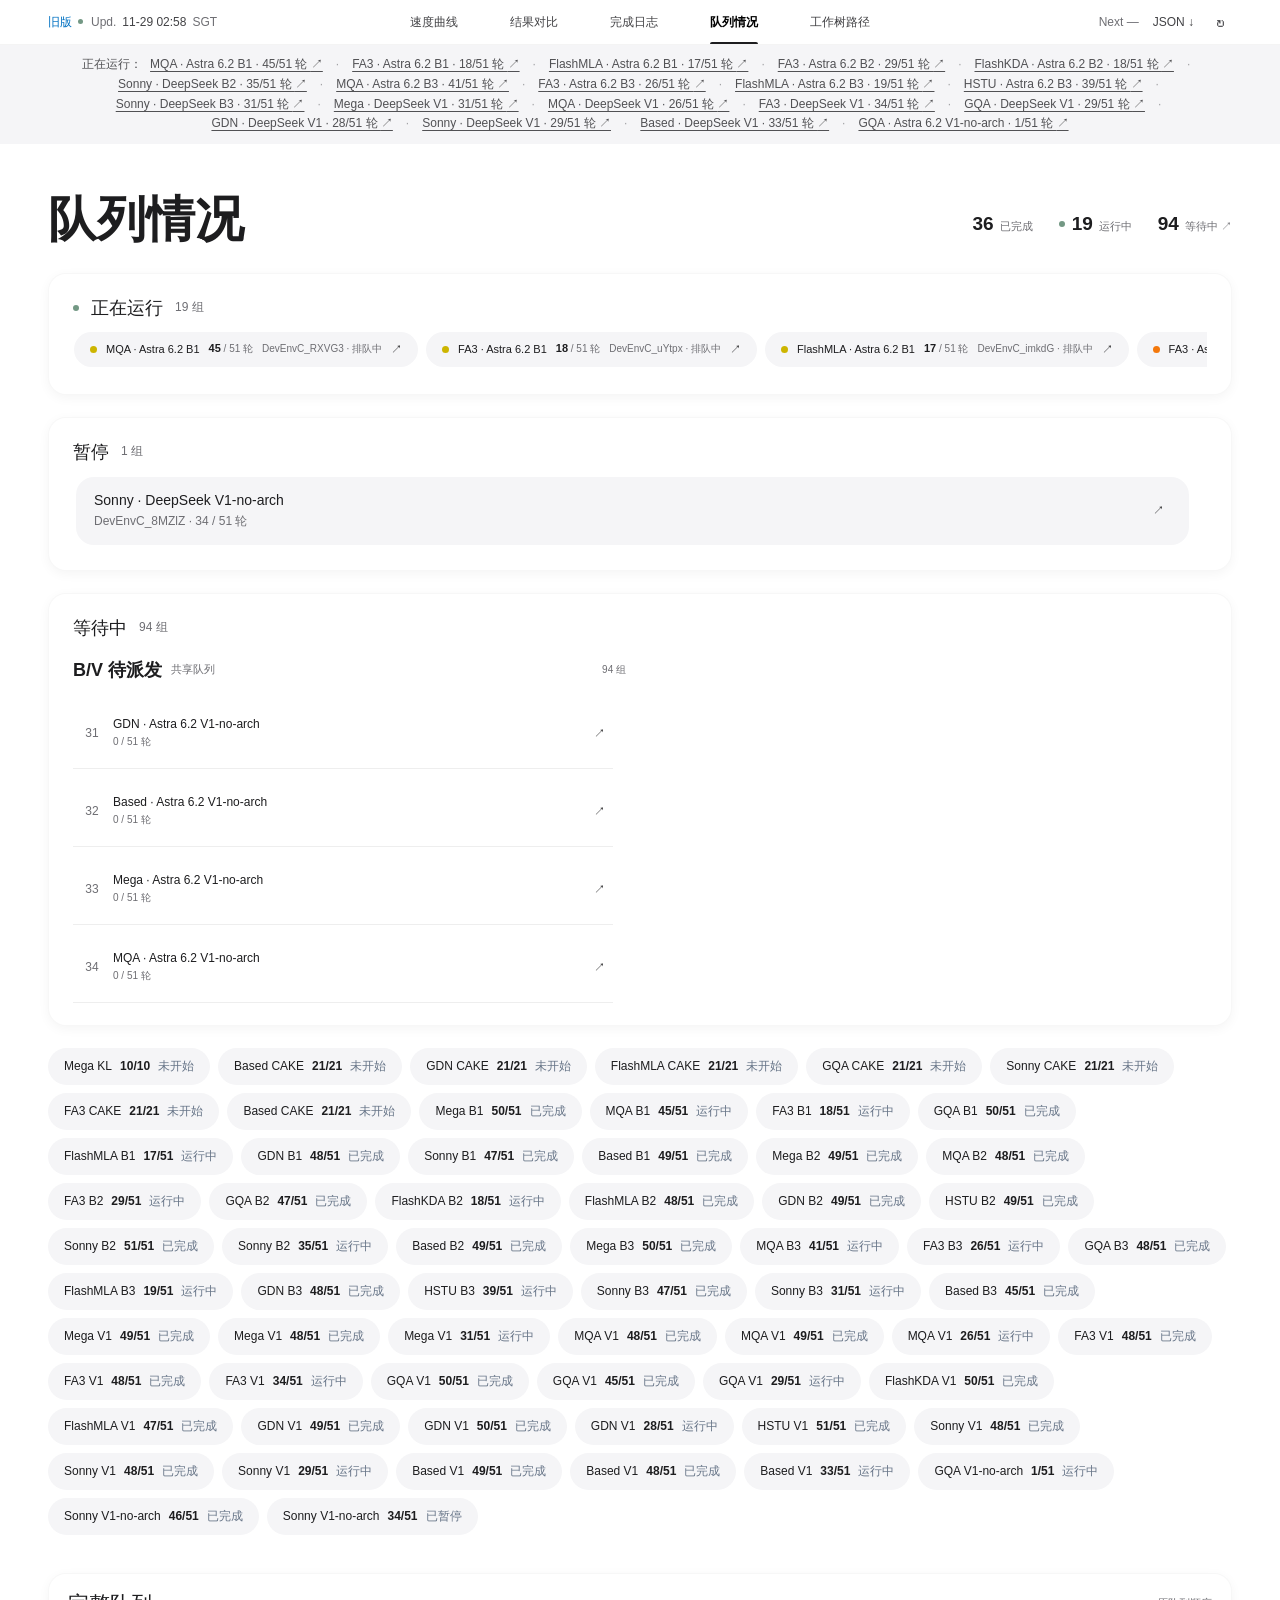
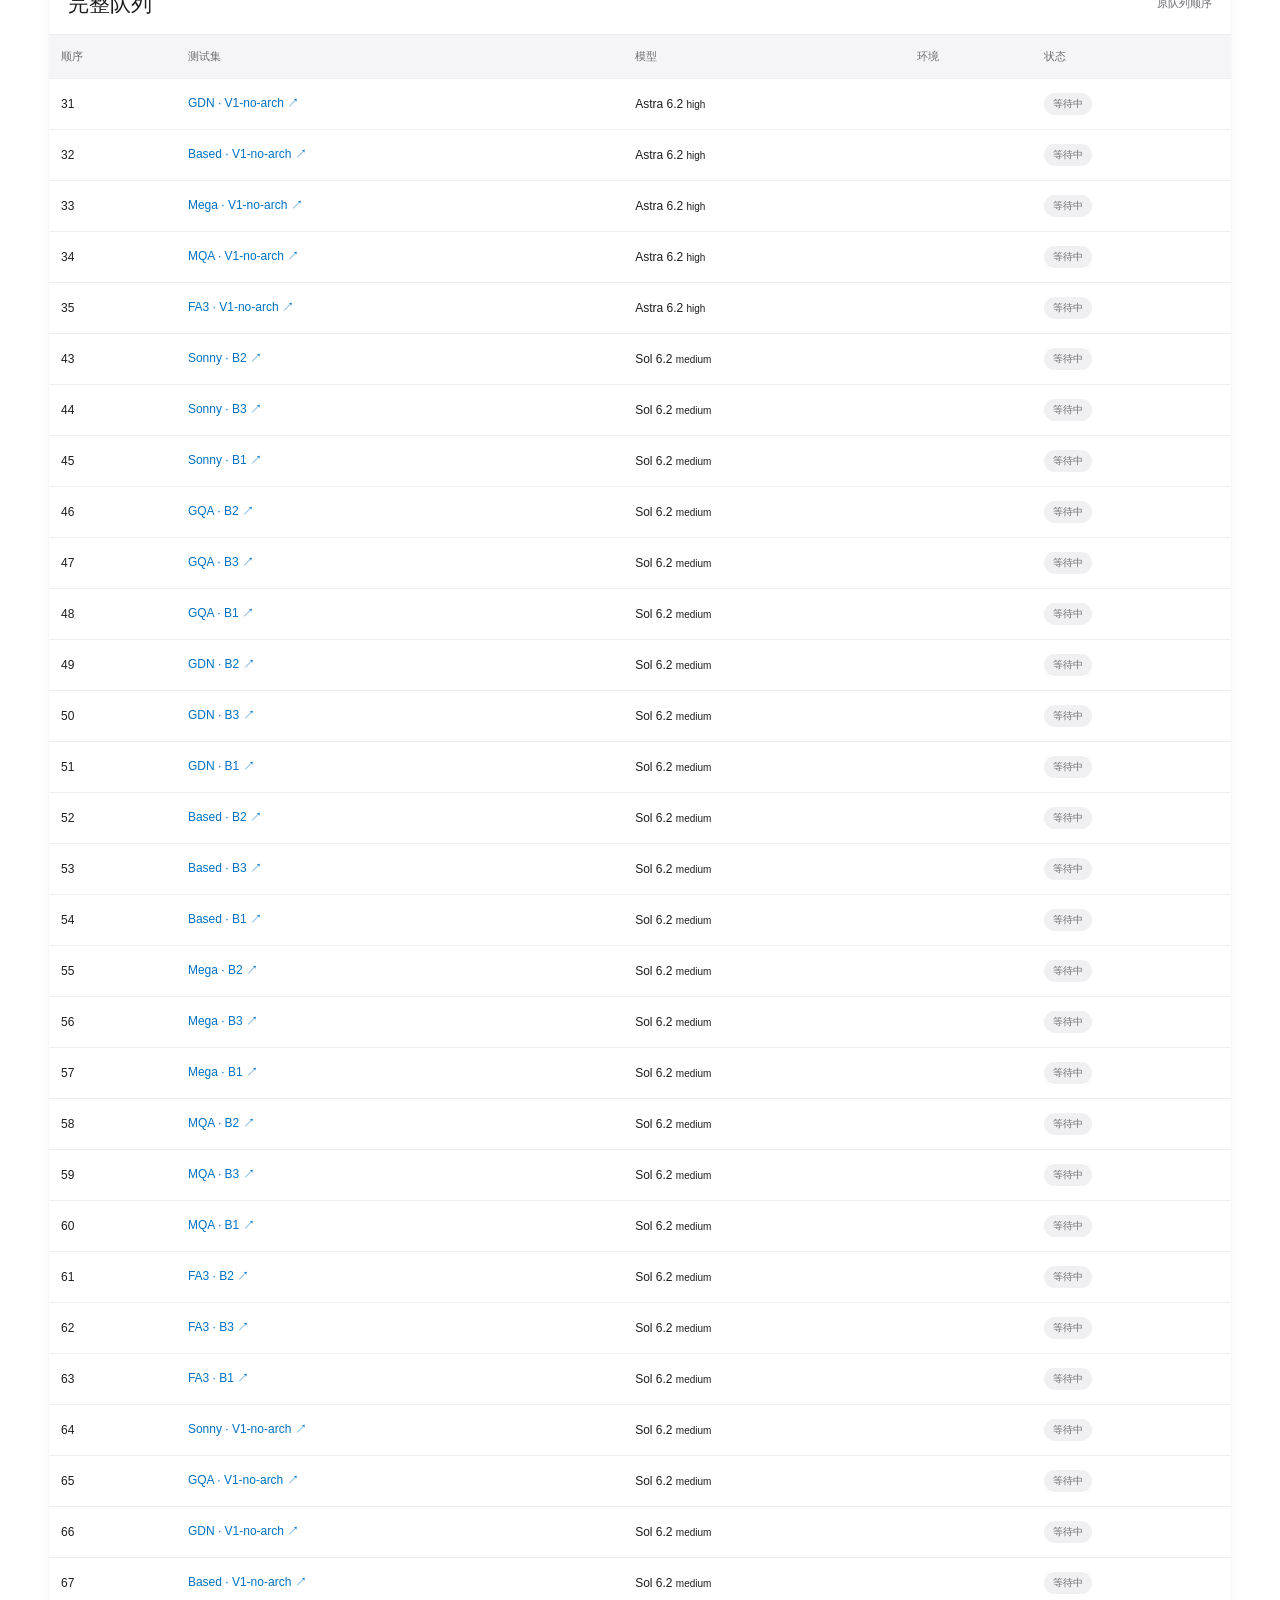
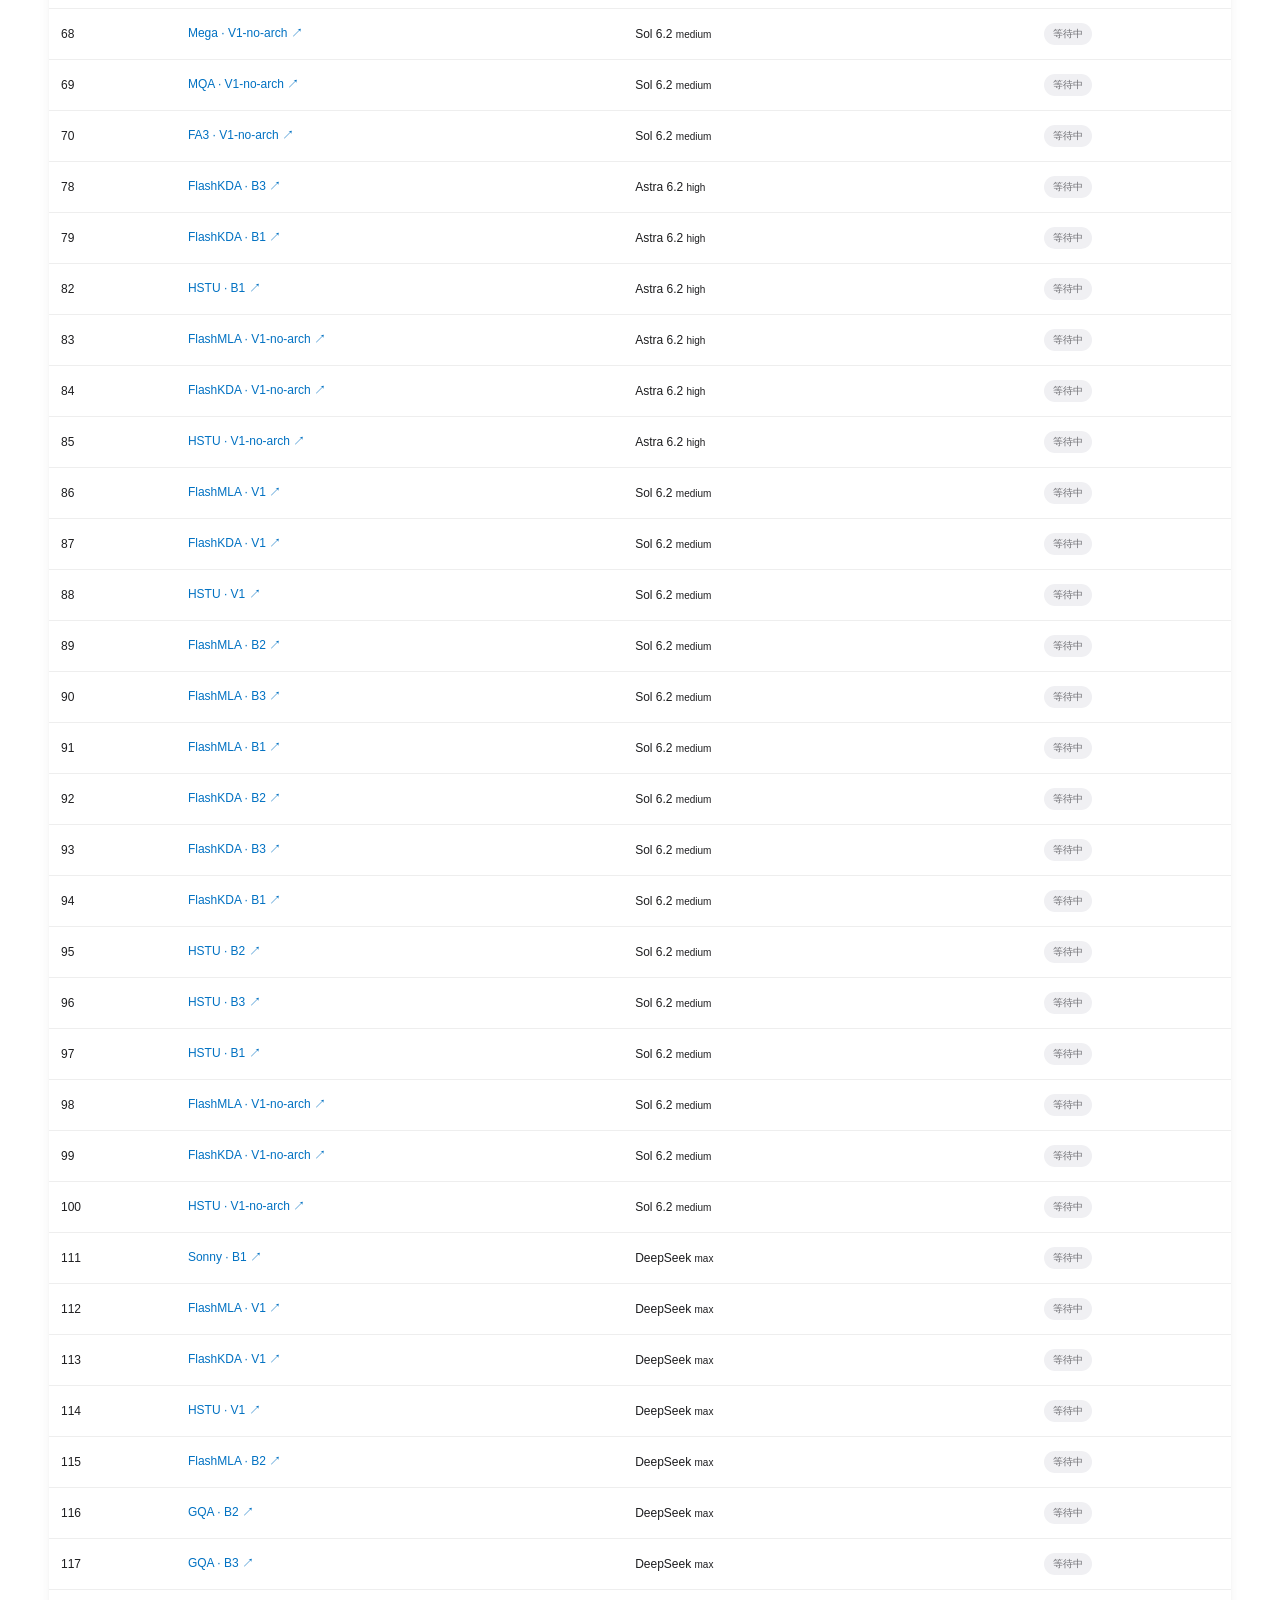
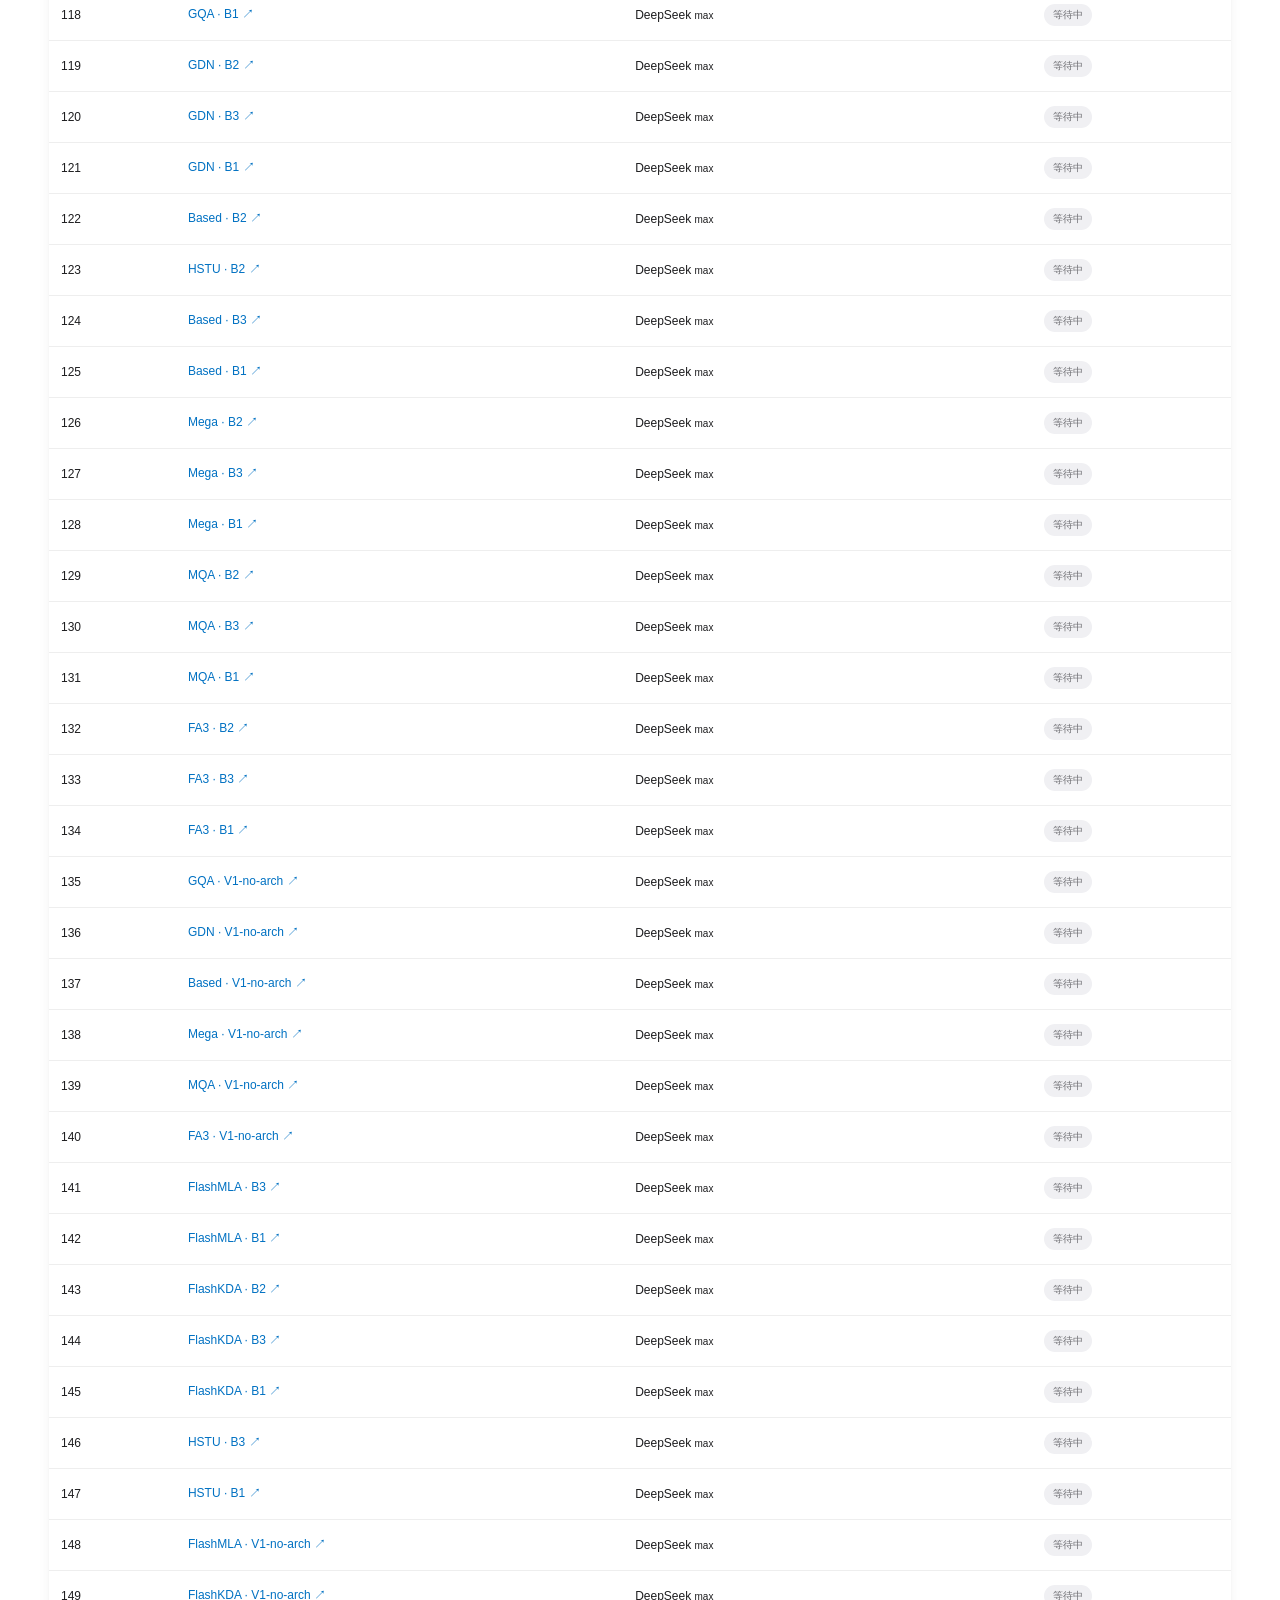
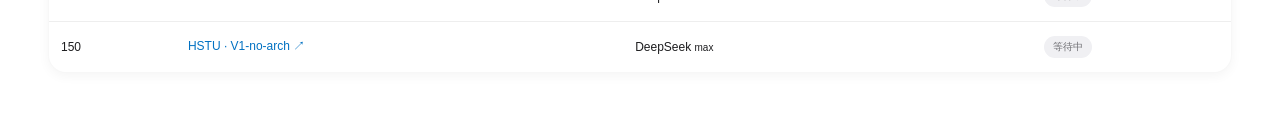
<file: beta/index.html>
<!doctype html>
<html lang="zh-CN"><head><meta name="frontend-version" content="current-layout-20261127"><script>
// Run links always open at the page top, including retained older hash URLs.
if(new URL(location).searchParams.has('run')){const entry=new URL(location);entry.hash='';history.replaceState(null,'',entry);}
if ('scrollRestoration' in history) history.scrollRestoration = 'manual';
window.addEventListener('pageshow', () => {
  if (!location.hash) window.scrollTo({top: 0, left: 0, behavior: 'instant'});
});
</script><meta charset="utf-8"><meta name="viewport" content="width=device-width,initial-scale=1"><meta name="theme-color" content="#f6f7f9"><title>实验结果</title><link rel="stylesheet" href="../style.css?v=current-layout-20261127"><meta name="beta-version" content="current-nav-20261127"><link rel="stylesheet" href="./beta.css?v=cake-curves-20261127"></head>
<body class="beta" data-api-base="../"><header class="beta-header" id="beta-header">
 <div class="beta-nav-inner">
  <div class="beta-home-status"><a href="../archive/" aria-label="旧版实验结果">旧版</a><a class="beta-brand beta-home-status" id="beta-home-status" href="./" aria-label="队列首页"><span class="beta-status-label">Upd.</span></a></div>
  <nav class="beta-main-nav" aria-label="主导航">
   <button data-beta-nav="results" aria-controls="beta-menu-results" aria-expanded="false">速度曲线</button>
   <button data-beta-nav="comparison" aria-controls="beta-menu-comparison" aria-expanded="false">结果对比</button>
   <button data-beta-nav="logs" aria-controls="beta-menu-logs" aria-expanded="false">完成日志</button>
   <button data-beta-nav="queue" aria-controls="beta-menu-queue" aria-expanded="false">队列情况</button>
   <button data-beta-nav="workspaces" aria-controls="beta-menu-workspaces" aria-expanded="false">工作树路径</button>
  </nav>
  <div class="beta-nav-status" id="beta-nav-status" aria-label="数据更新与下载"></div>
 </div>
 <div class="beta-menu-surface" id="beta-menu-surface">
 <div class="beta-menu" id="beta-menu-results" inert aria-hidden="true">
  <div class="beta-menu-inner">
   <div class="beta-menu-column beta-menu-primary"><span class="beta-menu-label">浏览速度曲线</span><div id="beta-result-menu"></div></div>
   <div class="beta-menu-column"><span class="beta-menu-label">测试集</span><div id="beta-dataset-menu" class="beta-menu-datasets"></div></div>
   <div class="beta-menu-column"><span class="beta-menu-label">KL 模型</span><button data-beta-model="Sol 6.2">Sol 6.2 <small>medium</small></button><button data-beta-model="DeepSeek">DeepSeek <small>max</small></button><button data-beta-model="Astra 6.2">Astra 6.2 <small>high</small></button><a href="../api/v1/index.json">数据 API ↗</a></div>
  </div>
 </div>
 <div class="beta-menu" id="beta-menu-comparison" inert aria-hidden="true"><div class="beta-menu-inner"><div class="beta-menu-column beta-menu-primary"><span class="beta-menu-label">结果对比</span><button data-beta-view="comparison">Kernel 对比</button></div><div class="beta-menu-column"><span class="beta-menu-label">截止轮次</span><button data-comparison-preset="10">r10</button><button data-comparison-preset="20">r20</button><button data-comparison-preset="30">r30</button><button data-comparison-preset="50">r50</button></div></div></div>
 <div class="beta-menu" id="beta-menu-logs" inert aria-hidden="true"><div class="beta-menu-inner">
  <div class="beta-menu-column beta-menu-primary"><span class="beta-menu-label">实验进程</span><button data-beta-log="all">全部记录</button><button data-beta-log="completed">独立完成</button><button data-beta-log="started">开始运行</button></div>
  <div class="beta-menu-column"><span class="beta-menu-label">其他事件</span><button data-beta-log="paused">暂停与原因</button><button data-beta-log="resumed">恢复运行</button></div>
  <div class="beta-menu-column"><span class="beta-menu-label">快速查看</span><button data-beta-view="queue">查看当前队列</button><a href="../api/v1/kl.json" download>KL 完整记录 ↓</a><a href="../api/v1/index.json" download>B/V 完整记录 ↓</a></div>
 </div></div>
 <div class="beta-menu" id="beta-menu-queue" inert aria-hidden="true"><div class="beta-menu-inner">
  <div class="beta-menu-column beta-menu-primary"><span class="beta-menu-label">执行与等待</span><button data-beta-queue="all">队列总览</button><div id="beta-queue-card-menu"></div></div>
  <div class="beta-menu-column"><span class="beta-menu-label">查看顺序</span><button data-beta-queue="running">正在运行</button><button data-beta-queue="paused">暂停</button><button data-beta-queue="waiting">等待中</button><button data-beta-queue="schedule">完整队列</button></div>
 </div></div>
<div class="beta-menu" id="beta-menu-workspaces" inert aria-hidden="true"><div class="beta-menu-inner workspace-menu-inner"><div class="beta-menu-column beta-menu-primary"><span class="beta-menu-label">工作树路径</span><button data-workspace-method="all">All</button></div><div class="beta-menu-column workspace-menu-methods"><span class="beta-menu-label">任务 · 版本</span><div id="workspace-method-menu"></div></div></div></div>
 </div>
</header>
<div class="beta-backdrop" id="beta-backdrop" hidden></div>
<aside id="beta-live-banner" class="beta-live-banner" aria-label="当前运行任务" hidden></aside>
<main><div id="beta-snapshot" class="beta-snapshot"></div><div class="beta-hero"><div><div id="beta-kicker" class="beta-eyebrow">实验结果</div><h1 id="beta-title">实验结果。</h1></div><div class="beta-hero-status"><button id="beta-completed-link"><strong id="beta-completed-total">—</strong>已完成</button><button data-beta-view="queue"><span class="live-dot"></span><strong id="beta-running-total">—</strong>运行中</button><button data-beta-view="queue"><strong id="beta-waiting-total">—</strong>等待中 ↗</button></div></div><section id="beta-results-view">
<header class="page-head"><h1>实验结果</h1><div class="update"><span id="connection" class="live-dot"></span><div class="update-times"><span>最新更新 <time id="updated">—</time><span class="zone"> SGT</span></span><span class="next-update" id="next-update">预计下次更新 —</span></div><button id="refresh" type="button">刷新</button></div><a href="./api/v1/index.json" class="api-link">JSON API ↗</a></header>
<nav class="running-bar" aria-label="正在运行的实验"><div class="running-heading"><span class="live-dot"></span><strong>正在运行</strong><span id="running-count"></span></div><div id="running-links" class="running-links"><span class="running-empty">读取中…</span></div></nav>
<section id="paused-bar" class="running-bar paused-bar" aria-label="暂停的实验"><div class="running-heading"><strong>暂停</strong><span id="paused-count"></span></div><div id="paused-links" class="paused-list"><span class="running-empty">读取中…</span></div></section>
<nav id="waiting-bar" class="running-bar waiting-bar" aria-label="等待中的实验" hidden><div class="running-heading"><strong>等待中</strong><span id="waiting-count"></span></div><div id="waiting-links" class="waiting-columns"></div></nav>
<nav id="campaign-status" class="campaign-status" aria-label="本批 Sol 六组进度"></nav>
<nav class="category-tabs" aria-label="实验分类"><button data-category="bv" aria-pressed="true">B/V</button><button data-category="aligned" aria-pressed="false">V/Aligned KL</button><button data-category="kl" aria-pressed="false">KL</button></nav>
<nav id="datasets" class="dataset-tabs" aria-label="测试集"></nav>
<div class="axis-picker"><span>横轴</span><div class="segments" role="group" aria-label="横轴"><button data-axis="round" aria-pressed="true" class="selected">轮次</button><button data-axis="time" aria-pressed="false" title="从工作区启动到结果完成，含等待和暂停">累计时间</button><button data-axis="tokens" aria-pressed="false" title="截至结果完成的已报告输入与输出 token">累计 token</button></div><span id="partial-key" hidden><i aria-hidden="true">△</i> token 不完整</span></div>
<div id="notice" role="status" hidden></div>
<section id="bv-panel" aria-labelledby="dataset-name"><div class="dataset-head"><div><h2 id="dataset-name">—</h2><p id="workload">—</p></div><div class="exports"><button id="csv" type="button">已选 CSV ↓</button><button id="json" type="button">完整 JSON ↓</button></div></div>
<div id="curves" tabindex="-1"><div id="series-controls" class="series-controls"></div></div>
<div class="charts"><section class="chart-card overview" hidden><div class="chart-title"><h3>全程总览</h3><span>线性 · 从 0 起</span></div><div id="overview" class="chart" role="img" aria-label="全程总览：轮次与延迟" tabindex="0"></div></section>
<section class="chart-card detail"><div class="chart-title"><h3>速度曲线</h3><span id="detail-domain">—</span></div><div class="plot-options"><div class="segments" aria-label="曲线指标"><button id="best-mode" class="selected" aria-pressed="true">搜索最优</button><button id="raw-mode" aria-pressed="false">逐轮测量</button></div><label hidden><input id="uncertainty" type="checkbox"> P10–P90</label><div class="mark-key">● 测量 <span>— 最优阶梯</span> <span>★ 正式结果</span><span>× 失败</span></div><button id="reset">重置视图</button></div><div id="detail" class="chart" role="img" aria-label="速度曲线：可调横纵轴范围" tabindex="0"></div><div class="axis-controls bv-range-controls"><label><select id="y-mode" aria-label="纵轴范围"><option value="focus">末端局部放大</option><option value="all">全部曲线范围</option></select></label><div class="round-range-slot"></div></div><div id="hover-readout" class="readout" aria-live="polite"><span>轮次 —</span></div></section></div>
<section class="data-section"><div class="section-head"><h3>实验组</h3><span>延迟 ms ↓ · 完成日期 SGT</span></div><div class="table-wrap"><table id="summary"><thead><tr><th>曲线</th><th>模型 / effort</th><th>方法</th><th>状态</th><th>轮次</th><th>完成日期</th><th class="num">搜索最优</th><th class="num">P10–P90</th><th class="num">正式结果 ★</th><th class="num" title="同次 PyTorch 耗时 / 正式方法耗时">正式加速比</th></tr></thead><tbody></tbody></table></div></section>
<details class="data-section"><summary><span>逐轮数据</span><span id="round-count"></span></summary><div class="round-filters"><label>实验组 <select id="round-run"><option value="all">全部已选曲线</option></select></label><label>结果 <select id="round-status"><option value="all">全部</option><option value="passed">通过</option><option value="failed">失败</option><option value="excluded">基础设施中断</option></select></label><span>样本数可点开</span></div><div class="table-wrap rounds-wrap"><table id="rounds"><thead><tr><th>模型</th><th>方法</th><th>轮次</th><th>结果</th><th>审查</th><th class="num">均值 ms</th><th class="num">P10 ms</th><th class="num">P90 ms</th><th class="num">样本数</th><th class="num">同次 PyTorch ms</th><th class="num" title="同次 PyTorch 耗时 / 方法耗时">同次加速比</th></tr></thead><tbody></tbody></table></div></details>

<section class="data-section task-log" id="task-log" aria-labelledby="task-log-title"><div class="section-head"><h3 id="task-log-title">实验任务记录</h3><span>SGT · <span id="event-count">—</span></span></div><div class="event-filters"><label>测试集 <select id="event-dataset"><option value="all">全部</option><option value="GQA">GQA</option><option value="MQA">MQA</option></select></label><label>事件 <select id="event-kind"><option value="all">全部</option><option value="started">开始</option><option value="paused">暂停</option><option value="resumed">恢复</option><option value="completed">完成</option></select></label><a href="./api/v1/index.json" download="experiment-tasks.json">JSON ↓</a></div><ol id="task-events" class="task-events"></ol><div class="event-more"><button id="events-more" type="button" hidden>查看更多</button></div></section>

</section>
<section id="aligned-panel" hidden aria-labelledby="aligned-name"><div class="dataset-head"><h2 id="aligned-name">Aligned KL</h2></div><div id="aligned-content"></div></section>
<section id="kl-panel" hidden aria-labelledby="kl-name">
<div class="dataset-head"><div><h2 id="kl-name">KL</h2><label>模型 <select id="kl-run-select" aria-label="KL 模型与批次"></select></label><p id="kl-state">读取中…</p></div><div class="exports"><button id="kl-csv">候选 CSV ↓</button><button id="kl-json">完整 JSON ↓</button></div></div>
<div id="kl-body"><div class="kl-budget"><strong id="kl-budget"></strong><span id="kl-run-info"></span></div>
<div class="kl-charts"><section class="chart-card"><div class="chart-title"><h3>每次 Apply 的交付速度</h3><span>实线：交付 · 虚线：历次最佳</span></div><div id="kl-overview" class="chart"></div></section>
<section id="kl-inner" class="chart-card"><div class="chart-title"><h3>Apply 内部候选</h3><label>选择 <select id="kl-apply" aria-label="选择 Apply"></select></label></div><div id="kl-candidates" class="chart"></div><p id="kl-inner-status" class="kl-caption"></p></section></div>
<section class="data-section"><div class="section-head"><h3>Apply 记录</h3><span>交付完成与整项独立验收分别记录</span></div><div class="table-wrap"><table><thead><tr><th>Apply</th><th>状态</th><th>评测次数</th><th>基础设施异常</th><th>交付 ms</th><th>用时 min</th><th>结束 SGT</th></tr></thead><tbody id="kl-apply-rows"></tbody></table></div></section>
<section class="data-section"><div class="section-head"><h3>选中 Apply 的候选记录</h3><span>旧结果取回不重复计次</span></div><div class="table-wrap"><table><thead><tr><th>候选</th><th>结果</th><th>未通过阶段</th><th>门禁</th><th>延迟 ms</th><th>参考 ms</th><th>记录</th></tr></thead><tbody id="kl-candidate-rows"></tbody></table></div></section>
<section class="data-section"><div class="section-head"><h3>Sol / DS 队列</h3><span>—</span></div><div id="kl-queue" class="table-wrap"></div></section>
<section class="data-section"><div class="section-head"><h3>KL 实验任务记录</h3><span>SGT · 当前测试集</span></div><ol id="kl-events" class="task-events"></ol></section>
</div></section>
</section><section id="beta-logs-view" hidden><div class="beta-log-filters"><label>类别<select id="beta-log-category"><option value="all">全部实验</option><option value="bv">B / V</option><option value="kl">KL</option></select></label><label>测试集<select id="beta-log-dataset"><option value="all">全部测试集</option></select></label><label>事件<select id="beta-log-kind"><option value="all">全部事件</option><option value="completed">独立完成</option><option value="started">开始运行</option><option value="paused">暂停</option><option value="resumed">恢复运行</option></select></label><span id="beta-log-count" class="beta-log-count"></span></div><ol id="beta-timeline" class="beta-timeline"></ol><button id="beta-log-more" class="beta-log-more" hidden>查看更多</button></section><section id="beta-queue-view" hidden></section><section id="beta-comparison-view" hidden></section><div id="beta-legacy-log" hidden></div><section id="beta-workspaces-view" hidden aria-label="工作树路径">
 <section class="workspace-filters">
  <div class="workspace-search-row"><textarea id="ws-search" rows="1" aria-label="批量检索工作区" placeholder="⌕  测试集 / 模型 / 路径 · 换行批量检索"></textarea><button id="ws-reset" class="ws-icon" title="重置筛选" aria-label="重置筛选">↻</button></div>
  <label>任务<select id="ws-method" aria-label="任务版本"><option value="all">All</option></select></label>
  <label>模型<select id="ws-model" aria-label="模型"><option value="all">All</option></select></label>
  <label>状态<select id="ws-status" aria-label="状态"><option value="all">All</option></select></label>
  <label>测试集<select id="ws-dataset" aria-label="测试集"><option value="all">All</option></select></label>
  <div class="workspace-date-row"><label>时间<select id="ws-date-field" aria-label="时间字段"><option value="started_at">开始</option><option value="finished_at">完成</option></select></label><input id="ws-from" type="date" aria-label="起始日期（SGT）"><span aria-hidden="true">—</span><input id="ws-to" type="date" aria-label="截止日期（SGT）"><span class="ws-zone">SGT</span><span id="ws-date-error" role="status"></span></div>
 </section>
 <section class="workspace-directory data-section">
  <div class="workspace-toolbar"><span id="ws-count" aria-live="polite"></span><div><button id="ws-copy" title="复制所选或筛选后的路径">复制路径</button><button id="ws-csv" title="下载所选或筛选后的记录">CSV ↓</button></div><span id="ws-feedback" role="status"></span></div>
  <div class="workspace-table-wrap"><table id="workspace-directory-table"><thead><tr><th><input id="ws-check-all" type="checkbox" aria-label="选择全部筛选结果"></th><th>测试集</th><th>任务</th><th>模型</th><th>状态</th><th><button data-ws-sort="started_at">开始 SGT ↓</button></th><th><button data-ws-sort="finished_at">完成 SGT</button></th><th>服务器路径</th></tr></thead><tbody id="ws-rows"></tbody></table></div>
  <button id="ws-more" hidden>更多 ↓</button>
 </section>
</section>
<section id="beta-cannbot-view" hidden aria-label="CannBot dashboard">
<h2>CannBot · CAKE</h2>
<!-- End Windows CannBot batch -->
 <div id="cannbot-loading" class="cake-notice" role="status">正在读取…</div>
 <div id="cannbot-content" hidden>
  <div class="cake-controls card">
   <div class="cake-control-row"><span>Kernel</span><div id="cake-datasets" class="dataset-tabs" aria-label="CannBot 数据集"></div></div>
   <div class="cake-control-row"><span>模型</span><div id="cake-models" class="segments" aria-label="CannBot 模型"></div></div>
   <div class="cake-context"><span id="cake-phase"></span><a id="cake-json" download>JSON ↓</a></div>
  </div>
  <div id="cake-metrics" class="cake-metrics"></div>
  <div class="cake-panels">
   <section class="card cake-panel chart-card"><div class="cake-panel-head"><h2>候选速度</h2><span>P50 · ms ↓</span></div><div class="beta-grouping-control"><span>分组</span><div class="segments" aria-label="曲线开关分组"><button data-cake-group="model">按模型</button><button data-cake-group="task">按任务</button></div></div><div class="aligned-controls" id="cake-series"></div>
    <div class="plot-options"><div class="segments" aria-label="曲线指标"><button data-cake-mode="best">搜索最优</button><button data-cake-mode="raw">逐次测量</button></div><button id="cake-csv">已选 CSV ↓</button><button id="cake-chart-json">完整 JSON ↓</button></div>
    <div class="axis-controls bv-range-controls"><label><select id="cake-y-mode" aria-label="纵轴范围"><option value="all">全部曲线范围</option><option value="focus">末端局部放大</option></select></label><div class="round-range-slot"></div></div>
    <div class="segments" id="cake-axes" aria-label="横轴"><button data-cake-axis="round">有效评测</button><button data-cake-axis="time">累计时间</button><button data-cake-axis="tokens">累计 token</button></div>
    <div id="cake-chart" class="chart" tabindex="0" role="group" aria-label="CannBot 候选速度曲线"></div><div id="cake-readout" class="readout" aria-live="polite"></div></section>
   <section class="card cake-panel"><div class="cake-panel-head"><h2>评测结果</h2><span id="cake-evaluation-count"></span></div><div id="cake-evaluations" class="cake-table-scroll"></div></section>
  </div>
  <section class="card cake-task-card"><div class="cake-panel-head"><h2>任务</h2><div id="cake-task-filter" class="segments" aria-label="CannBot 任务范围"><button class="selected" aria-pressed="true" data-cake-scope="kernel">当前 Kernel</button><button aria-pressed="false" data-cake-scope="all">全部</button></div></div><div id="cake-tasks" class="cake-table-scroll"></div></section>
  <details class="card cake-workspaces"><summary>实验工作区</summary><div id="cake-workspaces"></div></details>
 </div>
</section>
</main><dialog id="samples"><div class="dialog-head"><h3 id="sample-title">测量样本</h3><button id="close-samples" aria-label="关闭样本">关闭 ×</button></div><p id="sample-stats"></p><pre id="sample-values"></pre><button id="sample-csv">样本 CSV ↓</button></dialog><script src="../kl.js?v=current-five-20261128" defer></script><script src="../app.js?v=current-five-20261128" defer></script><script id="beta-navigation" type="application/json">{"schema_version": 1, "result_sections": [{"id": "bv", "label": "B/V", "status": "available"}, {"id": "aligned", "label": "V/Aligned KL", "status": "available"}, {"id": "kl", "label": "KL", "status": "available"}, {"id": "all", "label": "All", "status": "available"}], "method_revisions": [{"method": "B1", "label": "B1"}, {"method": "B2", "label": "B2"}, {"method": "B3", "label": "B3"}, {"method": "V1", "label": "V1"}, {"method": "V1-no-arch", "label": "V1-no-arch"}]}</script><script src="./beta.js?v=current-five-20261128" defer></script></body></html>
</file>
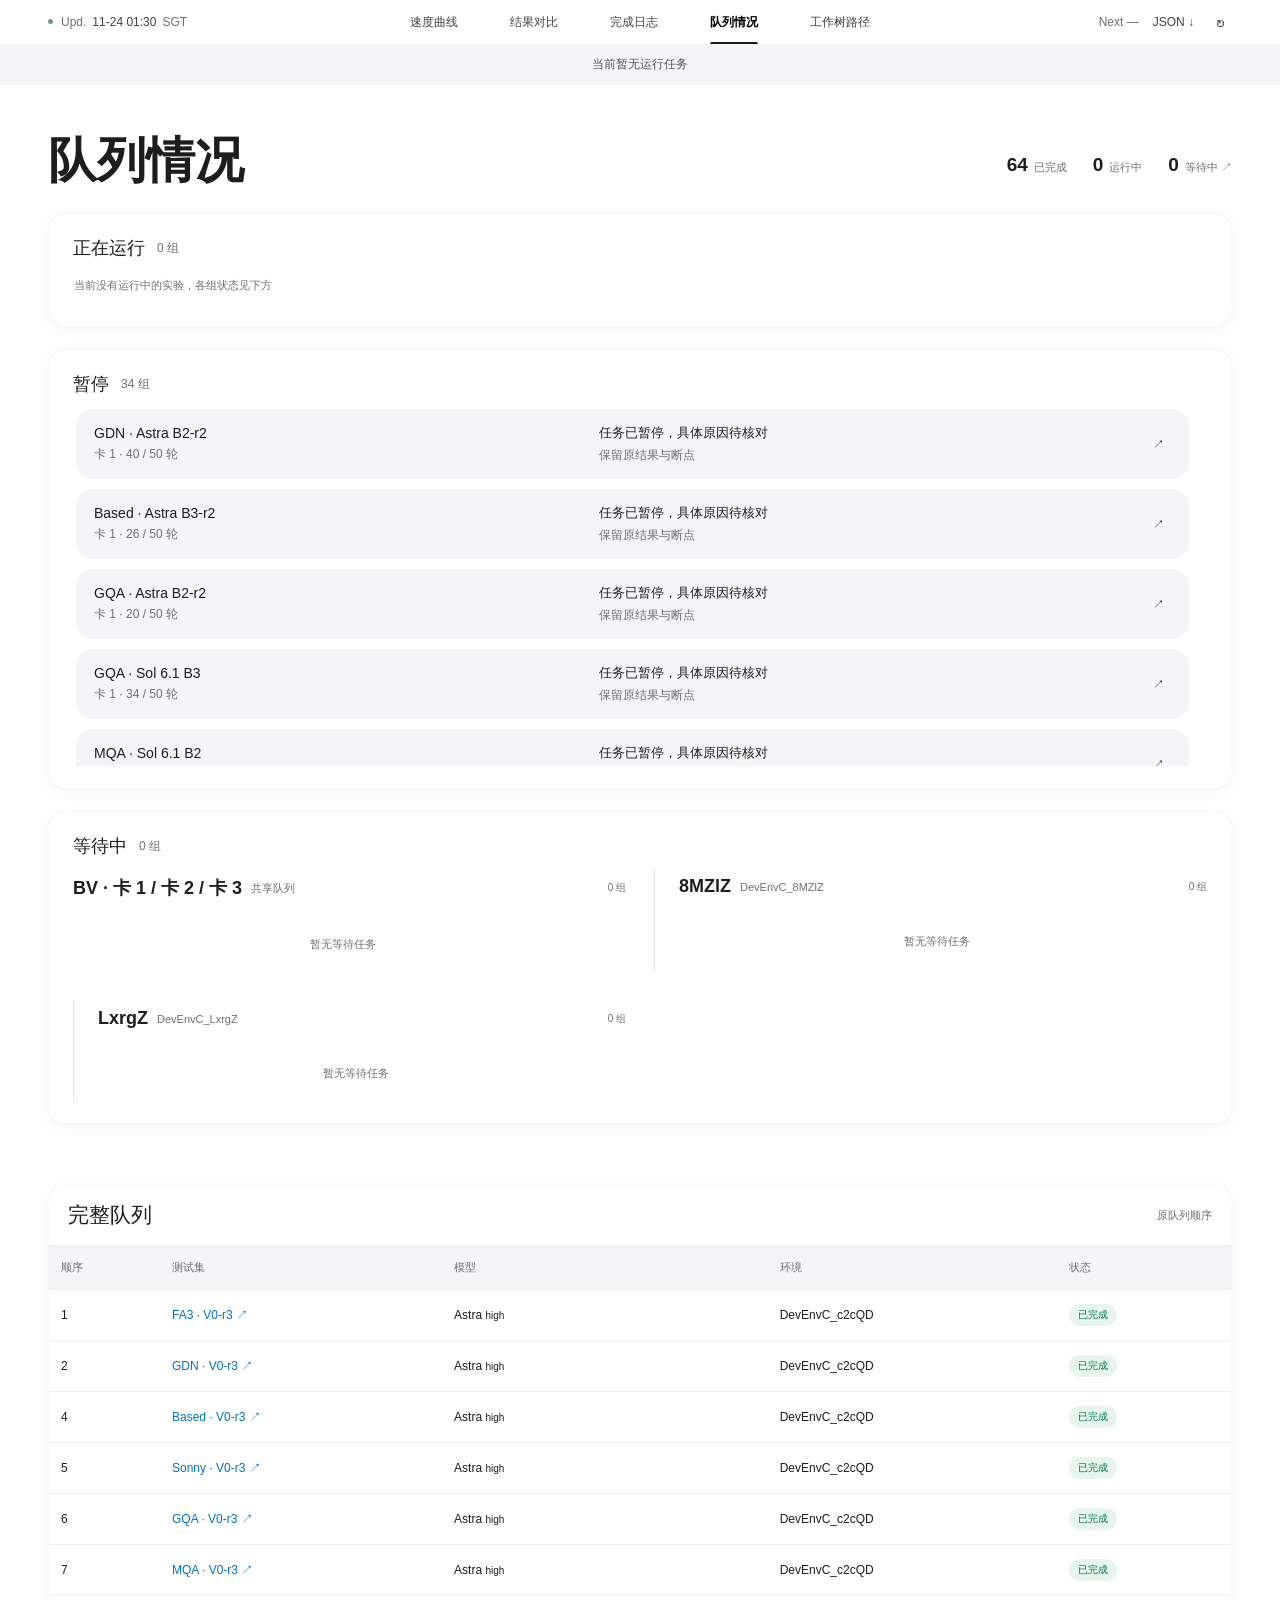
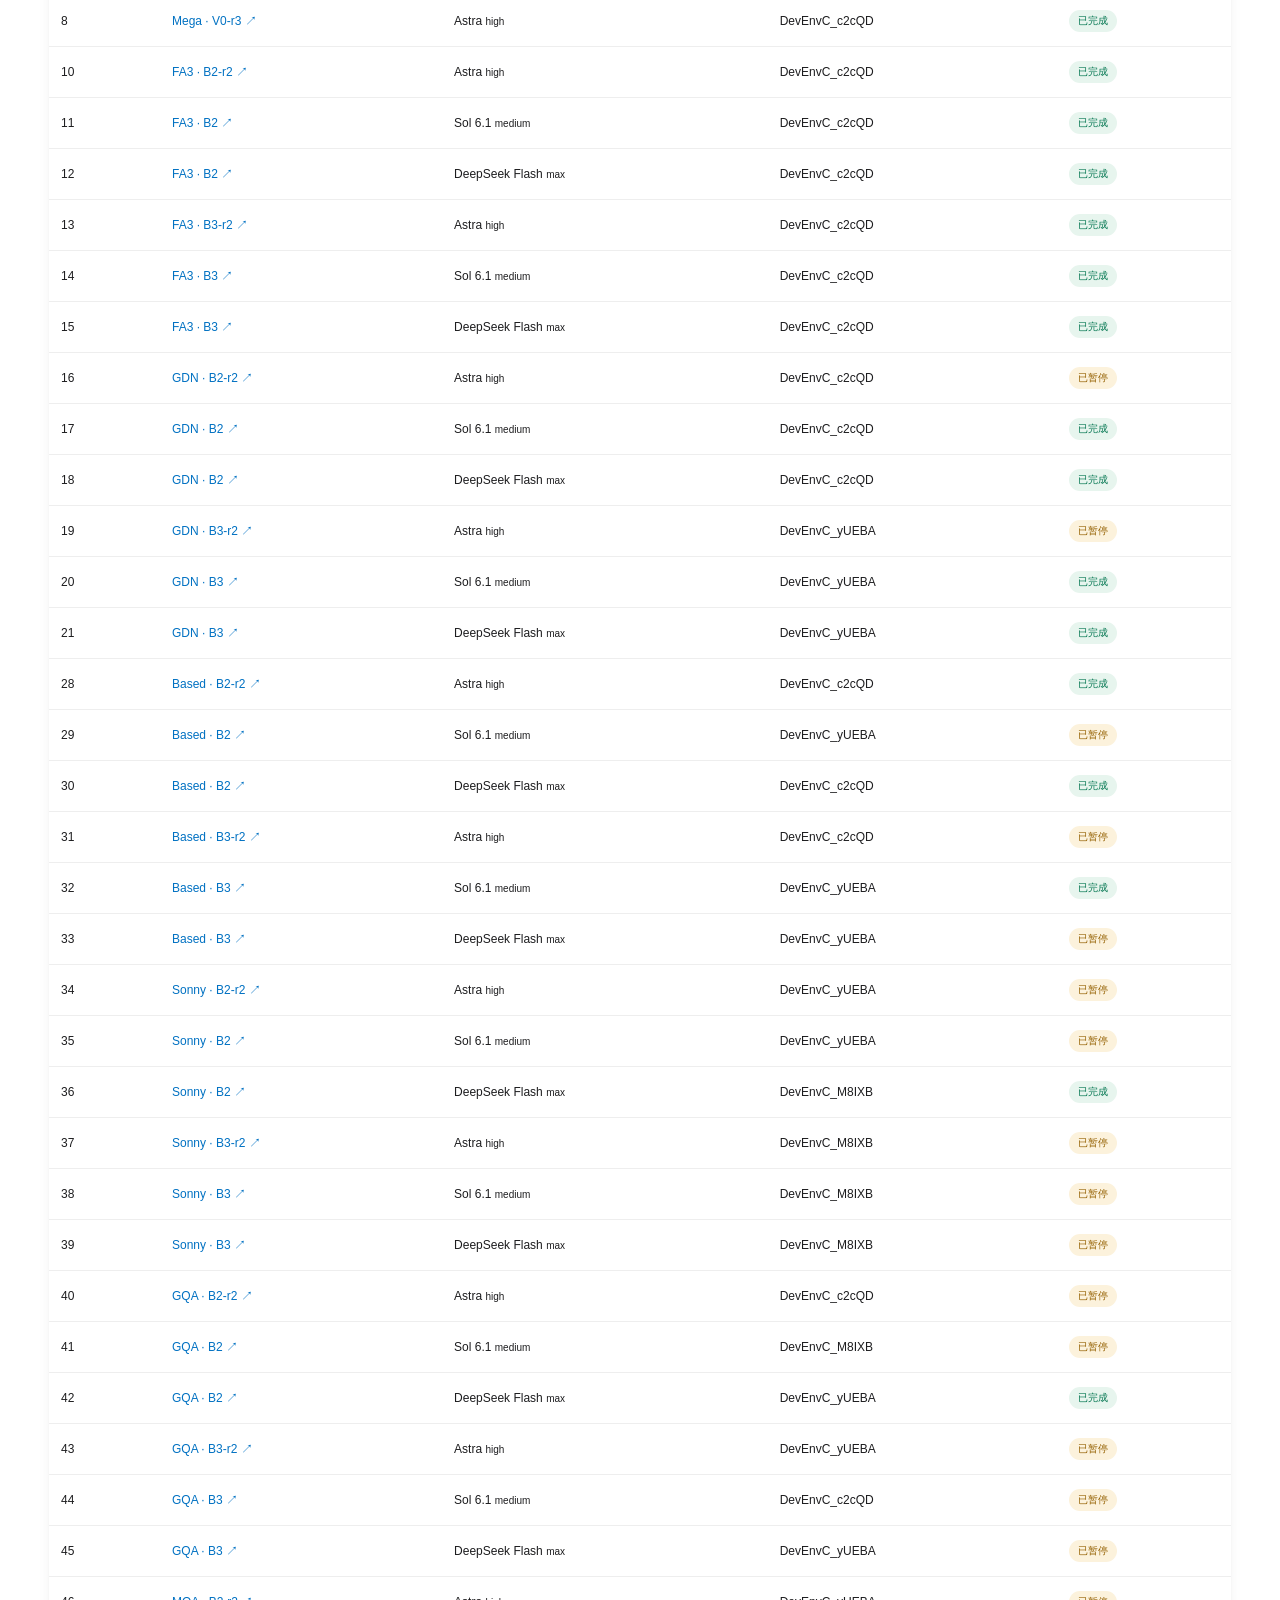
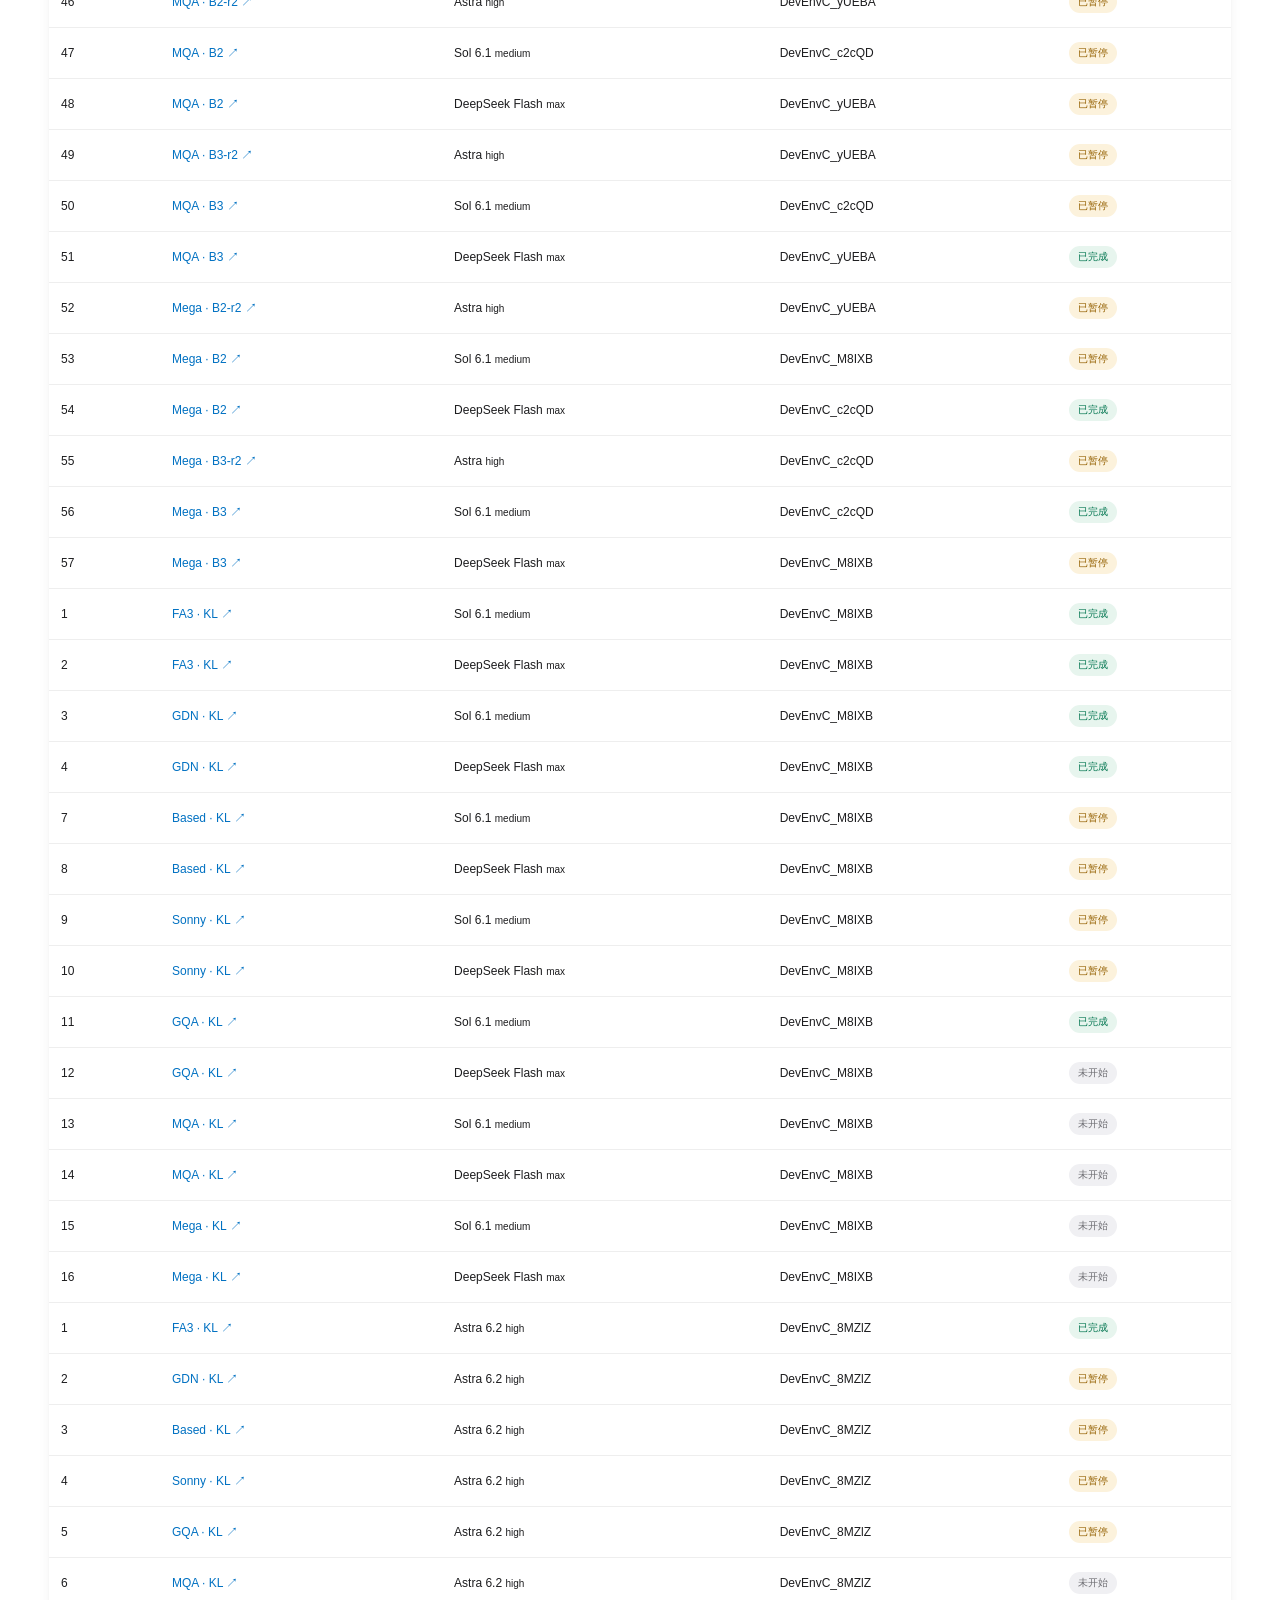
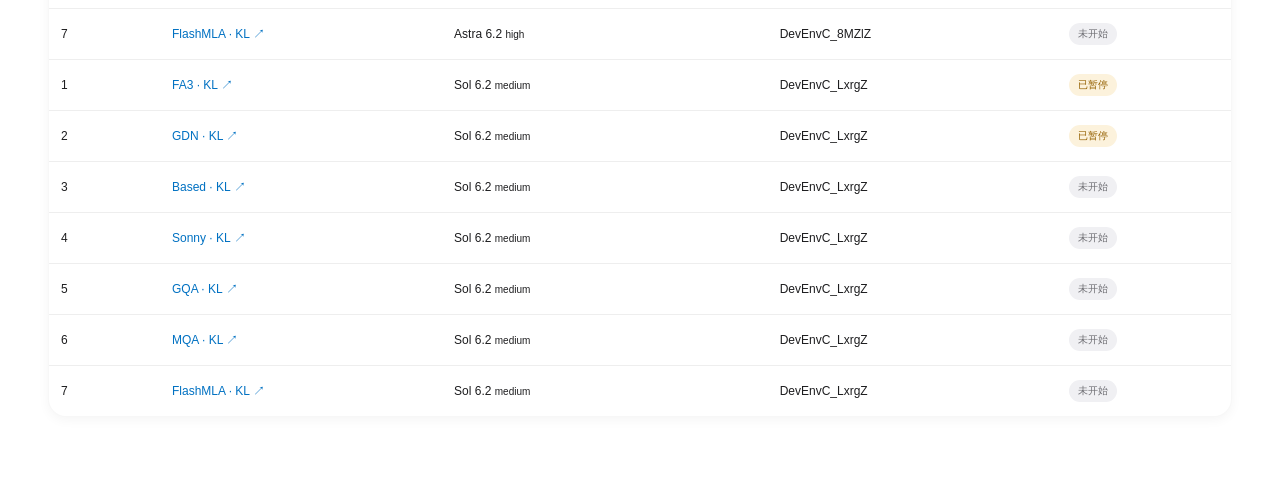
<file: archive/beta/index.html>
<!doctype html>
<html lang="zh-CN"><head><meta name="frontend-version" content="cbfa2d3d9bb36762a094"><script>
// Run links always open at the page top, including retained older hash URLs.
if(new URL(location).searchParams.has('run')){const entry=new URL(location);entry.hash='';history.replaceState(null,'',entry);}
if ('scrollRestoration' in history) history.scrollRestoration = 'manual';
window.addEventListener('pageshow', () => {
  if (!location.hash) window.scrollTo({top: 0, left: 0, behavior: 'instant'});
});
</script><meta charset="utf-8"><meta name="viewport" content="width=device-width,initial-scale=1"><meta name="theme-color" content="#f6f7f9"><title>实验结果</title><link rel="stylesheet" href="../style.css?v=cbfa2d3d9bb36762a094"><meta name="beta-version" content="a1347bb1f7e686cd604b"><link rel="stylesheet" href="./beta.css?v=a1347bb1f7e686cd604b"></head>
<body class="beta" data-api-base="../"><header class="beta-header" id="beta-header">
 <div class="beta-nav-inner">
  <a class="beta-brand beta-home-status" id="beta-home-status" href="./" aria-label="队列首页"><span class="beta-status-label">Upd.</span></a>
  <nav class="beta-main-nav" aria-label="主导航">
   <button data-beta-nav="results" aria-controls="beta-menu-results" aria-expanded="false">速度曲线</button>
   <button data-beta-nav="comparison" aria-controls="beta-menu-comparison" aria-expanded="false">结果对比</button>
   <button data-beta-nav="logs" aria-controls="beta-menu-logs" aria-expanded="false">完成日志</button>
   <button data-beta-nav="queue" aria-controls="beta-menu-queue" aria-expanded="false">队列情况</button>
   <button data-beta-nav="workspaces" aria-controls="beta-menu-workspaces" aria-expanded="false">工作树路径</button>
  </nav>
  <div class="beta-nav-status" id="beta-nav-status" aria-label="数据更新与下载"></div>
 </div>
 <div class="beta-menu-surface" id="beta-menu-surface">
 <div class="beta-menu" id="beta-menu-results" inert aria-hidden="true">
  <div class="beta-menu-inner">
   <div class="beta-menu-column beta-menu-primary"><span class="beta-menu-label">浏览速度曲线</span><div id="beta-result-menu"></div><button data-beta-view="cannbot">CannBot <small>CAKE</small></button></div>
   <div class="beta-menu-column"><span class="beta-menu-label">测试集</span><div id="beta-dataset-menu" class="beta-menu-datasets"></div></div>
   <div class="beta-menu-column"><span class="beta-menu-label">KL 模型</span><button data-beta-model="Sol 6.1">Sol 6.1 <small>medium</small></button><button data-beta-model="DeepSeek Flash">DeepSeek Flash <small>max</small></button><button data-beta-model="Astra">Astra <small>high</small></button><a href="../api/v1/index.json">数据 API ↗</a></div>
  </div>
 </div>
 <div class="beta-menu" id="beta-menu-comparison" inert aria-hidden="true"><div class="beta-menu-inner"><div class="beta-menu-column beta-menu-primary"><span class="beta-menu-label">结果对比</span><button data-beta-view="comparison">Kernel 对比</button></div><div class="beta-menu-column"><span class="beta-menu-label">截止轮次</span><button data-comparison-preset="10">r10</button><button data-comparison-preset="20">r20</button><button data-comparison-preset="30">r30</button><button data-comparison-preset="50">r50</button></div></div></div>
 <div class="beta-menu" id="beta-menu-logs" inert aria-hidden="true"><div class="beta-menu-inner">
  <div class="beta-menu-column beta-menu-primary"><span class="beta-menu-label">实验进程</span><button data-beta-log="all">全部记录</button><button data-beta-log="completed">独立完成</button><button data-beta-log="started">开始运行</button></div>
  <div class="beta-menu-column"><span class="beta-menu-label">其他事件</span><button data-beta-log="paused">暂停与原因</button><button data-beta-log="resumed">恢复运行</button></div>
  <div class="beta-menu-column"><span class="beta-menu-label">快速查看</span><button data-beta-view="queue">查看当前队列</button><a href="../api/v1/kl.json" download>KL 完整记录 ↓</a><a href="../api/v1/index.json" download>B/V 完整记录 ↓</a></div>
 </div></div>
 <div class="beta-menu" id="beta-menu-queue" inert aria-hidden="true"><div class="beta-menu-inner">
  <div class="beta-menu-column beta-menu-primary"><span class="beta-menu-label">执行与等待</span><button data-beta-queue="all">队列总览</button><div id="beta-queue-card-menu"></div></div>
  <div class="beta-menu-column"><span class="beta-menu-label">查看顺序</span><button data-beta-queue="running">正在运行</button><button data-beta-queue="paused">暂停</button><button data-beta-queue="waiting">等待中</button><button data-beta-queue="schedule">完整队列</button></div>
 </div></div>
<div class="beta-menu" id="beta-menu-workspaces" inert aria-hidden="true"><div class="beta-menu-inner workspace-menu-inner"><div class="beta-menu-column beta-menu-primary"><span class="beta-menu-label">工作树路径</span><button data-workspace-method="all">All</button></div><div class="beta-menu-column workspace-menu-methods"><span class="beta-menu-label">任务 · 版本</span><div id="workspace-method-menu"></div></div></div></div>
 </div>
</header>
<div class="beta-backdrop" id="beta-backdrop" hidden></div>
<aside id="beta-live-banner" class="beta-live-banner" aria-label="当前运行任务" hidden></aside>
<main><div id="beta-snapshot" class="beta-snapshot"></div><div class="beta-hero"><div><div id="beta-kicker" class="beta-eyebrow">实验结果</div><h1 id="beta-title">实验结果。</h1></div><div class="beta-hero-status"><button id="beta-completed-link"><strong id="beta-completed-total">—</strong>已完成</button><button data-beta-view="queue"><span class="live-dot"></span><strong id="beta-running-total">—</strong>运行中</button><button data-beta-view="queue"><strong id="beta-waiting-total">—</strong>等待中 ↗</button></div></div><section id="beta-results-view">
<header class="page-head"><h1>实验结果</h1><div class="update"><span id="connection" class="live-dot"></span><div class="update-times"><span>最新更新 <time id="updated">—</time><span class="zone"> SGT</span></span><span class="next-update" id="next-update">预计下次更新 —</span></div><button id="refresh" type="button">刷新</button></div><a href="./api/v1/index.json" class="api-link">JSON API ↗</a></header>
<nav class="running-bar" aria-label="正在运行的实验"><div class="running-heading"><span class="live-dot"></span><strong>正在运行</strong><span id="running-count"></span></div><div id="running-links" class="running-links"><span class="running-empty">读取中…</span></div></nav>
<section id="paused-bar" class="running-bar paused-bar" aria-label="暂停的实验"><div class="running-heading"><strong>暂停</strong><span id="paused-count"></span></div><div id="paused-links" class="paused-list"><span class="running-empty">读取中…</span></div></section>
<nav id="waiting-bar" class="running-bar waiting-bar" aria-label="等待中的实验" hidden><div class="running-heading"><strong>等待中</strong><span id="waiting-count"></span></div><div id="waiting-links" class="waiting-columns"></div></nav>
<nav id="campaign-status" class="campaign-status" aria-label="本批 Sol 六组进度"></nav>
<nav class="category-tabs" aria-label="实验分类"><button data-category="bv" aria-pressed="true">B0–B3 / V0</button><button data-category="aligned" aria-pressed="false">V/Aligned KL</button><button data-category="kl" aria-pressed="false">KL</button></nav>
<nav id="datasets" class="dataset-tabs" aria-label="测试集"></nav>
<div class="axis-picker"><span>横轴</span><div class="segments" role="group" aria-label="横轴"><button data-axis="round" aria-pressed="true" class="selected">轮次</button><button data-axis="time" aria-pressed="false" title="从工作区启动到结果完成，含等待和暂停">累计时间</button><button data-axis="tokens" aria-pressed="false" title="截至结果完成的已报告输入与输出 token">累计 token</button></div><span id="partial-key" hidden><i aria-hidden="true">△</i> token 不完整</span></div>
<div id="notice" role="status" hidden></div>
<section id="bv-panel" aria-labelledby="dataset-name"><div class="dataset-head"><div><h2 id="dataset-name">—</h2><p id="workload">—</p></div><div class="exports"><button id="csv" type="button">已选 CSV ↓</button><button id="json" type="button">完整 JSON ↓</button></div></div>
<div id="curves" tabindex="-1"><div id="series-controls" class="series-controls"></div></div>
<div class="charts"><section class="chart-card overview" hidden><div class="chart-title"><h3>全程总览</h3><span>线性 · 从 0 起</span></div><div id="overview" class="chart" role="img" aria-label="全程总览：轮次与延迟" tabindex="0"></div></section>
<section class="chart-card detail"><div class="chart-title"><h3>速度曲线</h3><span id="detail-domain">—</span></div><div class="plot-options"><div class="segments" aria-label="曲线指标"><button id="best-mode" class="selected" aria-pressed="true">搜索最优</button><button id="raw-mode" aria-pressed="false">逐轮测量</button></div><label hidden><input id="uncertainty" type="checkbox"> P10–P90</label><div class="mark-key">● 测量 <span>— 最优阶梯</span> <span>★ 正式结果</span><span>× 失败</span></div><button id="reset">重置视图</button></div><div id="detail" class="chart" role="img" aria-label="速度曲线：可调横纵轴范围" tabindex="0"></div><div class="axis-controls bv-range-controls"><label><select id="y-mode" aria-label="纵轴范围"><option value="focus">末端局部放大</option><option value="all">全部曲线范围</option></select></label><div class="round-range-slot"></div></div><div id="hover-readout" class="readout" aria-live="polite"><span>轮次 —</span></div></section></div>
<section class="data-section"><div class="section-head"><h3>实验组</h3><span>延迟 ms ↓ · 完成日期 SGT</span></div><div class="table-wrap"><table id="summary"><thead><tr><th>曲线</th><th>模型 / effort</th><th>方法</th><th>状态</th><th>轮次</th><th>完成日期</th><th class="num">搜索最优</th><th class="num">P10–P90</th><th class="num">正式结果 ★</th><th class="num" title="同次 PyTorch 耗时 / 正式方法耗时">正式加速比</th></tr></thead><tbody></tbody></table></div></section>
<details class="data-section"><summary><span>逐轮数据</span><span id="round-count"></span></summary><div class="round-filters"><label>实验组 <select id="round-run"><option value="all">全部已选曲线</option></select></label><label>结果 <select id="round-status"><option value="all">全部</option><option value="passed">通过</option><option value="failed">失败</option><option value="excluded">基础设施中断</option></select></label><span>样本数可点开</span></div><div class="table-wrap rounds-wrap"><table id="rounds"><thead><tr><th>模型</th><th>方法</th><th>轮次</th><th>结果</th><th>审查</th><th class="num">均值 ms</th><th class="num">P10 ms</th><th class="num">P90 ms</th><th class="num">样本数</th><th class="num">同次 PyTorch ms</th><th class="num" title="同次 PyTorch 耗时 / 方法耗时">同次加速比</th></tr></thead><tbody></tbody></table></div></details>
<details class="data-section correctness"><summary><span>B0 · 正确性</span><span>性能不适用</span></summary><div id="b0-cost" hidden></div><div class="table-wrap"><table id="correctness"><thead><tr><th>模型 / effort</th><th>实验</th><th>状态</th><th>轮次</th><th>结果</th><th>完成日期 SGT</th></tr></thead><tbody></tbody></table></div></details>
<section class="data-section task-log" id="task-log" aria-labelledby="task-log-title"><div class="section-head"><h3 id="task-log-title">实验任务记录</h3><span>SGT · <span id="event-count">—</span></span></div><div class="event-filters"><label>测试集 <select id="event-dataset"><option value="all">全部</option><option value="GQA">GQA</option><option value="MQA">MQA</option></select></label><label>事件 <select id="event-kind"><option value="all">全部</option><option value="started">开始</option><option value="paused">暂停</option><option value="resumed">恢复</option><option value="completed">完成</option></select></label><a href="./api/v1/index.json" download="experiment-tasks.json">JSON ↓</a></div><ol id="task-events" class="task-events"></ol><div class="event-more"><button id="events-more" type="button" hidden>查看更多</button></div></section>

</section>
<section id="aligned-panel" hidden aria-labelledby="aligned-name"><div class="dataset-head"><h2 id="aligned-name">Aligned KL</h2></div><div id="aligned-content"></div></section>
<section id="kl-panel" hidden aria-labelledby="kl-name">
<div class="dataset-head"><div><h2 id="kl-name">KL</h2><label>模型 <select id="kl-run-select" aria-label="KL 模型与批次"></select></label><p id="kl-state">读取中…</p></div><div class="exports"><button id="kl-csv">候选 CSV ↓</button><button id="kl-json">完整 JSON ↓</button></div></div>
<div id="kl-body"><div class="kl-budget"><strong id="kl-budget"></strong><span id="kl-run-info"></span></div>
<div class="kl-charts"><section class="chart-card"><div class="chart-title"><h3>每次 Apply 的交付速度</h3><span>实线：交付 · 虚线：历次最佳</span></div><label class="kl-reference-toggle"><input id="kl-v0-overview" type="checkbox" checked aria-label="交付速度图显示 V0 Astra 最快线"><span id="kl-v0-overview-label"></span></label><div id="kl-matched-overview"></div><div id="kl-overview" class="chart"></div></section>
<section id="kl-inner" class="chart-card"><div class="chart-title"><h3>Apply 内部候选</h3><label>选择 <select id="kl-apply" aria-label="选择 Apply"></select></label></div><label class="kl-reference-toggle"><input id="kl-v0-candidates" type="checkbox" checked aria-label="内部候选图显示 V0 Astra 最快线"><span id="kl-v0-candidates-label"></span></label><div id="kl-matched-candidates"></div><div id="kl-candidates" class="chart"></div><p id="kl-inner-status" class="kl-caption"></p></section></div>
<section class="data-section"><div class="section-head"><h3>Apply 记录</h3><span>交付完成与整项独立验收分别记录</span></div><div class="table-wrap"><table><thead><tr><th>Apply</th><th>状态</th><th>评测次数</th><th>基础设施异常</th><th>交付 ms</th><th>用时 min</th><th>结束 SGT</th></tr></thead><tbody id="kl-apply-rows"></tbody></table></div></section>
<section class="data-section"><div class="section-head"><h3>选中 Apply 的候选记录</h3><span>旧结果取回不重复计次</span></div><div class="table-wrap"><table><thead><tr><th>候选</th><th>结果</th><th>未通过阶段</th><th>门禁</th><th>延迟 ms</th><th>参考 ms</th><th>记录</th></tr></thead><tbody id="kl-candidate-rows"></tbody></table></div></section>
<section class="data-section"><div class="section-head"><h3>Sol / DS 队列</h3><span>DevEnvC_M8IXB · 单卡串行</span></div><div id="kl-queue" class="table-wrap"></div></section>
<section class="data-section"><div class="section-head"><h3>KL 实验任务记录</h3><span>SGT · 当前测试集</span></div><ol id="kl-events" class="task-events"></ol></section>
</div></section>
</section><section id="beta-future-view" class="beta-future" hidden><h2>V0-r3</h2><p>待接入 · 尚无实验记录</p></section><section id="beta-logs-view" hidden><div class="beta-log-filters"><label>类别<select id="beta-log-category"><option value="all">全部实验</option><option value="bv">B / V</option><option value="kl">KL</option></select></label><label>测试集<select id="beta-log-dataset"><option value="all">全部测试集</option></select></label><label>事件<select id="beta-log-kind"><option value="all">全部事件</option><option value="completed">独立完成</option><option value="started">开始运行</option><option value="paused">暂停</option><option value="resumed">恢复运行</option></select></label><span id="beta-log-count" class="beta-log-count"></span></div><ol id="beta-timeline" class="beta-timeline"></ol><button id="beta-log-more" class="beta-log-more" hidden>查看更多</button></section><section id="beta-queue-view" hidden></section><section id="beta-comparison-view" hidden></section><div id="beta-legacy-log" hidden></div><section id="beta-workspaces-view" hidden aria-label="工作树路径">
 <section class="workspace-filters">
  <div class="workspace-search-row"><textarea id="ws-search" rows="1" aria-label="批量检索工作区" placeholder="⌕  测试集 / 模型 / 路径 · 换行批量检索"></textarea><button id="ws-reset" class="ws-icon" title="重置筛选" aria-label="重置筛选">↻</button></div>
  <label>任务<select id="ws-method" aria-label="任务版本"><option value="all">All</option></select></label>
  <label>模型<select id="ws-model" aria-label="模型"><option value="all">All</option></select></label>
  <label>状态<select id="ws-status" aria-label="状态"><option value="all">All</option></select></label>
  <label>测试集<select id="ws-dataset" aria-label="测试集"><option value="all">All</option></select></label>
  <div class="workspace-date-row"><label>时间<select id="ws-date-field" aria-label="时间字段"><option value="started_at">开始</option><option value="finished_at">完成</option></select></label><input id="ws-from" type="date" aria-label="起始日期（SGT）"><span aria-hidden="true">—</span><input id="ws-to" type="date" aria-label="截止日期（SGT）"><span class="ws-zone">SGT</span><span id="ws-date-error" role="status"></span></div>
 </section>
 <section class="workspace-directory data-section">
  <div class="workspace-toolbar"><span id="ws-count" aria-live="polite"></span><div><button id="ws-copy" title="复制所选或筛选后的路径">复制路径</button><button id="ws-csv" title="下载所选或筛选后的记录">CSV ↓</button></div><span id="ws-feedback" role="status"></span></div>
  <div class="workspace-table-wrap"><table id="workspace-directory-table"><thead><tr><th><input id="ws-check-all" type="checkbox" aria-label="选择全部筛选结果"></th><th>测试集</th><th>任务</th><th>模型</th><th>状态</th><th><button data-ws-sort="started_at">开始 SGT ↓</button></th><th><button data-ws-sort="finished_at">完成 SGT</button></th><th>服务器路径</th></tr></thead><tbody id="ws-rows"></tbody></table></div>
  <button id="ws-more" hidden>更多 ↓</button>
 </section>
</section>
<section id="beta-cannbot-view" hidden aria-label="CannBot dashboard">
<!-- Windows CannBot batch -->
<section class="card cake-panel" id="windows-cannbot">
<div class="cake-panel-head"><h2>当前 Windows 批次</h2>
<a href="../api/v1/cannbot-windows.json">JSON ↓</a></div>
<p>已暂停 · Astra 6.2 / high · 记录时间 2026-11-27 00:14（北京时间）</p>
<div class="cake-table-scroll"><table><thead><tr><th>数据集</th><th>任务状态</th><th>有效轮 / 预算</th><th>已完成尝试</th></tr></thead><tbody>
<tr><td>FA3</td><td>待运行</td><td>0 / 20</td><td>0</td></tr>
<tr><td>GDN</td><td>待运行</td><td>0 / 20</td><td>0</td></tr>
<tr><td>Based</td><td>待运行</td><td>0 / 20</td><td>0</td></tr>
<tr><td>Sonny</td><td>待运行</td><td>0 / 20</td><td>0</td></tr>
<tr><td>GQA</td><td>待运行</td><td>0 / 20</td><td>0</td></tr>
<tr><td>MQA</td><td>待运行</td><td>0 / 20</td><td>0</td></tr>
<tr><td>Mega</td><td>待运行</td><td>0 / 20</td><td>0</td></tr>
<tr><td>FlashMLA</td><td>待运行</td><td>0 / 20</td><td>0</td></tr>
<tr><td>HSTU</td><td>待运行</td><td>0 / 20</td><td>0</td></tr>
<tr><td>FlashKDA</td><td>待运行</td><td>0 / 20</td><td>0</td></tr>
</tbody></table></div></section>
<h2>历史批次</h2>
<!-- End Windows CannBot batch -->
 <div id="cannbot-loading" class="cake-notice" role="status">正在读取…</div>
 <div id="cannbot-content" hidden>
  <div class="cake-controls card">
   <div class="cake-control-row"><span>Kernel</span><div id="cake-datasets" class="dataset-tabs" aria-label="CannBot 数据集"></div></div>
   <div class="cake-control-row"><span>模型</span><div id="cake-models" class="segments" aria-label="CannBot 模型"></div></div>
   <div class="cake-context"><span id="cake-phase"></span><a id="cake-json" download>JSON ↓</a></div>
  </div>
  <div id="cake-metrics" class="cake-metrics"></div>
  <div class="cake-panels">
   <section class="card cake-panel"><div class="cake-panel-head"><h2>候选速度</h2><span>P50 · ms ↓</span></div><div id="cake-chart"></div></section>
   <section class="card cake-panel"><div class="cake-panel-head"><h2>评测结果</h2><span id="cake-evaluation-count"></span></div><div id="cake-evaluations" class="cake-table-scroll"></div></section>
  </div>
  <section class="card cake-task-card"><div class="cake-panel-head"><h2>任务</h2><div id="cake-task-filter" class="segments" aria-label="CannBot 任务范围"><button class="selected" aria-pressed="true" data-cake-scope="kernel">当前 Kernel</button><button aria-pressed="false" data-cake-scope="all">全部</button></div></div><div id="cake-tasks" class="cake-table-scroll"></div></section>
  <details class="card cake-workspaces"><summary>实验工作区</summary><div id="cake-workspaces"></div></details>
 </div>
</section>
</main><dialog id="samples"><div class="dialog-head"><h3 id="sample-title">测量样本</h3><button id="close-samples" aria-label="关闭样本">关闭 ×</button></div><p id="sample-stats"></p><pre id="sample-values"></pre><button id="sample-csv">样本 CSV ↓</button></dialog><script src="../kl.js?v=cbfa2d3d9bb36762a094" defer></script><script src="../app.js?v=cbfa2d3d9bb36762a094" defer></script><script id="beta-navigation" type="application/json">{"schema_version": 1, "result_sections": [{"id": "bv", "label": "B/V", "status": "available"}, {"id": "aligned", "label": "V/Aligned KL", "status": "available"}, {"id": "kl", "label": "KL", "status": "available"}, {"id": "all", "label": "All", "status": "available"}, {"id": "all-with-b01", "label": "All（with B0/1）", "status": "available"}], "method_revisions": [{"method": "B0", "revision": "r1", "label": "B0-r1", "scope": "historical B records without explicit revision"}, {"method": "B1", "revision": "r1", "label": "B1-r1", "scope": "historical B records without explicit revision"}, {"method": "B2", "revision": "r1", "label": "B2-r1", "scope": "historical B records without explicit revision"}, {"method": "B3", "revision": "r1", "label": "B3-r1", "scope": "historical B records without explicit revision"}, {"method": "V0", "revision": "r2", "label": "V0-r2", "scope": "all existing V0 records"}, {"method": "V0", "revision": "r3", "label": "V0-r3", "scope": "bv-r2-v0-r3-20261108-001 only", "status": "available"}, {"method": "B0", "revision": "r2", "label": "B0-r2", "scope": "bv-r2-v0-r3-20261108-001 only", "status": "available"}, {"method": "B1", "revision": "r2", "label": "B1-r2", "scope": "bv-r2-v0-r3-20261108-001 only", "status": "available"}, {"method": "B2", "revision": "r2", "label": "B2-r2", "scope": "bv-r2-v0-r3-20261108-001 only", "status": "available"}, {"method": "B3", "revision": "r2", "label": "B3-r2", "scope": "bv-r2-v0-r3-20261108-001 only", "status": "available"}]}</script><script src="./beta.js?v=a1347bb1f7e686cd604b" defer></script></body></html>
</file>
<file: style.css>
:root{color-scheme:light;--bg:#f6f7f9;--surface:#fff;--ink:#25303d;--muted:#76818f;--line:#e4e8ee;--grid:#edf0f4;--accent:#526c89;--soft:#edf2f7;--blue:#0072b2;--orange:#d55e00;--pink:#cc79a7;--green:#009e73;font-family:Inter,-apple-system,BlinkMacSystemFont,"Segoe UI","PingFang SC",sans-serif;font-size:14px}*{box-sizing:border-box}body{margin:0;background:var(--bg);color:var(--ink)}main{max-width:1660px;padding:32px 40px 22px;margin:auto}button,select,input{font:inherit;color:inherit}button,a,select,input{outline-offset:3px}button{cursor:pointer;border:1px solid var(--line);background:var(--surface);border-radius:7px;padding:7px 12px;white-space:nowrap}button:hover{border-color:#aebccc;background:var(--soft)}button:disabled{cursor:default;opacity:.4}a{color:var(--accent);text-decoration:none}h1,h2,h3,p{margin:0}h1{font-size:23px;font-weight:600;letter-spacing:-.7px}h2{font-size:23px;font-weight:550}h3{font-size:14px;font-weight:550}.page-head{display:flex;align-items:center;gap:28px;margin-bottom:26px}.update{display:flex;align-items:center;gap:9px;margin-left:auto;font-size:12px;color:var(--muted);font-variant-numeric:tabular-nums}.update button{font-size:12px;padding:5px 10px}.zone{font-size:10px}.live-dot{width:6px;height:6px;background:#739884;border-radius:100%}.live-dot.stale{background:#bc8c46}.api-link{font-size:12px}.dataset-tabs{display:flex;gap:5px;padding-bottom:17px;border-bottom:1px solid var(--line);flex-wrap:wrap}.dataset-tabs button{background:transparent;border-color:transparent;padding:9px 20px;color:var(--muted)}.dataset-tabs button[aria-current=true]{background:var(--ink);color:white;border-color:var(--ink)}.dataset-head{display:flex;justify-content:space-between;gap:18px;align-items:center;padding:24px 0 20px}.dataset-head p{font-size:12px;color:var(--muted);margin-top:7px;font-family:ui-monospace,SFMono-Regular,monospace}.exports{display:flex;gap:8px}.exports button{font-size:12px}.series-controls{display:grid;grid-template-columns:repeat(4,minmax(0,1fr));gap:12px;margin-bottom:22px}.model-group{padding:14px 16px;background:var(--surface);border:1px solid var(--line);border-radius:9px}.model-heading{display:flex;align-items:center;gap:9px;margin-bottom:13px}.model-heading button{border:0;padding:0;background:none;font-weight:550}.model-heading .effort{font-size:11px;color:var(--muted)}.model-line{width:23px;height:0;border-top:2px solid #647586;margin-left:auto}.model-line.astra{border-top-style:dashed}.model-line.deepseek{border-top-style:dotted}.chips{display:flex;gap:7px}.chip{flex:1;display:flex;gap:6px;align-items:center;justify-content:center;border:1px solid var(--line);border-radius:6px;cursor:pointer;font-size:12px;padding:7px 5px;color:var(--muted);user-select:none}.chip input{accent-color:var(--color);margin:0;width:12px;height:12px}.chip.active{border-color:color-mix(in srgb,var(--color) 35%,white);color:var(--ink);background:color-mix(in srgb,var(--color) 5%,white)}.chip.disabled{opacity:.38;cursor:default}.swatch{display:inline-block;width:7px;height:7px;border-radius:50%;background:var(--color);flex-shrink:0}.plot-options{display:flex;align-items:center;gap:20px;margin-bottom:12px;font-size:12px;color:var(--muted)}.plot-options label{display:flex;align-items:center;gap:5px}.segments{display:flex;border:1px solid var(--line);border-radius:7px;padding:2px;background:var(--surface)}.segments button{font-size:12px;border:0;background:none;color:var(--muted);padding:5px 12px}.segments .selected{background:var(--soft);color:var(--ink)}.mark-key{display:flex;gap:16px;margin-left:auto}.plot-options>button{font-size:12px;padding:5px 9px}.charts{display:grid;grid-template-columns:minmax(280px,1fr) minmax(0,1.8fr);gap:14px}.chart-card{min-width:0;border:1px solid var(--line);border-radius:10px;background:var(--surface);overflow:hidden}.chart-title{padding:17px 18px 4px;display:flex;align-items:center;justify-content:space-between;gap:10px}.chart-title>span{font-size:11px;color:var(--muted);font-variant-numeric:tabular-nums}.chart{height:350px;position:relative;touch-action:pan-y}.chart svg{display:block;width:100%;height:100%;overflow:visible}.chart text{fill:var(--muted);font-size:11px;font-family:inherit;font-variant-numeric:tabular-nums}.chart .axis-label{font-size:10px}.axis-controls{display:flex;align-items:center;gap:6px;flex-wrap:wrap;padding:0 17px 14px;font-size:11px;color:var(--muted)}.axis-controls input{width:62px;border:1px solid var(--line);padding:5px;border-radius:5px;background:var(--surface);font-size:11px}.axis-controls input[id^=y-]{width:81px}.axis-controls select{max-width:136px;border:1px solid var(--line);padding:5px;border-radius:5px;background:var(--surface);font-size:11px}.axis-controls button{font-size:11px;padding:5px 8px}.readout{min-height:55px;margin:11px 0 22px;display:flex;align-items:flex-start;gap:7px 15px;flex-wrap:wrap;font-size:11px;color:var(--muted);font-variant-numeric:tabular-nums}.readout span{display:inline-flex;align-items:center;gap:5px}.readout strong{font-weight:500;color:var(--ink)}.data-section{background:var(--surface);border:1px solid var(--line);border-radius:9px;margin-bottom:16px;overflow:hidden}.section-head,.data-section>summary{padding:16px 19px;display:flex;align-items:center;justify-content:space-between;font-size:13px;font-weight:500}.section-head>span,.data-section>summary>span+span{font-size:11px;color:var(--muted);font-weight:400}.data-section>summary{cursor:pointer;list-style:none}.data-section>summary:before{content:'+';color:var(--muted);margin-right:10px}.data-section[open]>summary:before{content:'−'}.data-section>summary>span:first-of-type{margin-right:auto}.table-wrap{overflow-x:auto}table{border-collapse:collapse;width:100%;font-size:12px;white-space:nowrap;font-variant-numeric:tabular-nums}th{font-size:11px;font-weight:500;color:var(--muted);background:#fafbfc;text-align:left;position:sticky;top:0;z-index:1}th,td{padding:11px 16px;border-top:1px solid #edf0f3}th.num,td.num{text-align:right}.num{font-family:ui-monospace,SFMono-Regular,Menlo,monospace}tbody tr:hover{background:#f7f9fc}.model-label{font-weight:500}.effort-label{color:var(--muted);font-size:10px;padding-left:6px}.badge{font-size:10px;padding:3px 7px;border-radius:4px;background:#f0f2f5;color:#77818c;display:inline-block}.badge.running{background:#edf3fa;color:#577d9f}.badge.complete{background:#edf5f1;color:#5e8371}.badge.paused,.badge.blocked{background:#f6f1e8;color:#a08a61}.badge.failed,.badge.ended{background:#f8eded;color:#a77474}.date{font-size:11px;color:var(--muted)}.group-line{border-top:2px solid var(--line)}.row-check{accent-color:var(--color)}.round-filters{display:flex;align-items:center;gap:17px;padding:0 19px 15px;font-size:11px;color:var(--muted)}.round-filters select{font-size:11px;border:1px solid var(--line);border-radius:5px;padding:5px 8px;background:var(--surface);max-width:205px}.round-filters>span{margin-left:auto}.rounds-wrap{max-height:388px}.sample-button{font-size:11px;border:0;padding:1px 6px;background:var(--soft);color:var(--accent)}.source-section{color:var(--muted);font-size:11px;margin:23px 0 17px}.source-section summary{cursor:pointer}.source-section #sources{margin-top:15px;line-height:1.8}.source-section table{font-size:11px;background:var(--surface)}footer{font-size:10px;color:#9099a4;line-height:1.8}#notice{font-size:12px;background:#f7f1e6;color:#897247;border:1px solid #e4d8bd;padding:10px 15px;border-radius:5px;margin-top:15px}dialog{border:1px solid var(--line);border-radius:12px;padding:24px;width:min(680px,90vw);color:var(--ink)}dialog::backdrop{background:#1d2c3a55}.dialog-head{display:flex;align-items:center;justify-content:space-between}.dialog-head button{font-size:12px}dialog p{color:var(--muted);font-size:12px;margin-top:15px}dialog pre{white-space:pre-wrap;max-height:50vh;overflow:auto;font-size:12px;line-height:1.9;background:var(--bg);padding:15px;border-radius:6px}.empty{text-align:center;color:var(--muted);padding:26px}
@media(min-width:1500px){.chart{height:390px}}@media(max-width:1050px){main{padding:24px}.series-controls{gap:8px;grid-template-columns:repeat(2,minmax(0,1fr))}.model-group{padding:12px}.chip{gap:4px}.charts{grid-template-columns:1fr}.chart{height:335px}.overview .chart{height:240px}.chart-title{padding:14px 16px 4px}.update{font-size:11px}.axis-controls{justify-content:flex-end}}@media(max-width:650px){main{padding:20px 13px}.page-head{gap:8px;flex-wrap:wrap;margin-bottom:16px}h1{font-size:21px}.update{margin-left:auto;font-size:10px;gap:6px}.api-link{display:none}.dataset-tabs{gap:3px;padding-bottom:12px}.dataset-tabs button{padding:8px 12px;font-size:12px}.dataset-head{padding:19px 0 15px;align-items:flex-start}h2{font-size:21px}.dataset-head p{max-width:220px;line-height:1.6;font-size:10px}.exports{flex-direction:column;gap:4px}.exports button{font-size:10px;padding:5px 8px}.series-controls{grid-template-columns:1fr;gap:7px;margin-bottom:17px}.model-group{display:flex;gap:12px;padding:10px}.model-heading{margin:0;min-width:99px;flex-wrap:wrap;gap:3px}.model-heading button{font-size:12px}.model-heading .effort{font-size:9px}.model-line{display:none}.chips{flex:1;gap:4px}.chip{padding:7px 4px;font-size:11px}.chip input{width:11px;height:11px}.plot-options{flex-wrap:wrap;gap:10px}.mark-key{order:3;width:100%;gap:15px;margin:0;font-size:10px}.plot-options>button{margin-left:auto}.plot-options label{font-size:11px}.chart{height:310px}.overview .chart{height:220px}.chart-title>span{font-size:9px}.axis-controls{justify-content:flex-start;padding:0 12px 12px;gap:5px}.axis-controls input{width:48px}.axis-controls input[id^=y-]{width:67px}.axis-controls select{max-width:110px}.readout{gap:6px 12px;font-size:10px;margin-bottom:17px}.round-filters{flex-wrap:wrap;gap:8px}.round-filters>span{display:none}td,th{padding:10px 12px}.source-section{overflow-x:auto}footer{font-size:9px}.update button{padding:5px 7px}button,select{min-height:30px}}@media(prefers-reduced-motion:no-preference){button{transition:background .15s,border-color .15s}}

.model-line.deepseek-high{border-top-style:dashed;opacity:.55}
.workspace-row{display:grid;grid-template-columns:150px minmax(0,1fr) 62px;align-items:center;gap:18px;padding:13px 19px;border-top:1px solid var(--line)}.workspace-label{font-size:11px;display:flex;gap:6px;flex-direction:column}.workspace-label strong{font-weight:500}.workspace-label span{color:var(--muted);font-size:10px}.workspace-row code{font-size:11px;line-height:1.7;overflow-wrap:anywhere;color:#607185;user-select:all}.workspace-row button{font-size:10px;padding:5px 8px}@media(max-width:650px){.workspace-row{grid-template-columns:1fr auto;gap:8px;padding:12px}.workspace-label{flex-direction:row}.workspace-row code{grid-row:2;grid-column:1/-1;font-size:10px}.workspace-row button{grid-row:1;grid-column:2}}
.update-times{display:flex;align-items:center;gap:18px;flex-wrap:wrap}.next-update{font-size:11px;color:var(--muted)}@media(max-width:1050px){.update-times{flex-direction:column;align-items:flex-start;gap:4px}}@media(max-width:650px){.next-update{font-size:9px}}
.running-bar{display:flex;align-items:center;gap:18px;padding:13px 15px;margin-bottom:20px;background:#edf2f4;border:1px solid #dfe7eb;border-radius:9px}.running-heading{display:flex;align-items:center;gap:7px;white-space:nowrap;font-size:12px}.running-heading strong{font-weight:550}.running-heading>span:last-child{color:var(--muted);font-size:10px}.running-links{display:flex;gap:8px;overflow-x:auto;min-width:0;padding:2px 1px 5px;scrollbar-width:thin}.running-link{display:flex;align-items:center;gap:9px;flex-shrink:0;background:var(--surface);border:1px solid var(--line);border-radius:6px;padding:9px 11px;font-size:11px;color:var(--ink)}.running-link:hover,.running-link.current{border-color:var(--color);background:color-mix(in srgb,var(--color) 5%,white)}.running-link strong{font-weight:500}.running-round{font-variant-numeric:tabular-nums;font-weight:600}.running-round>span,.running-phase{color:var(--muted);font-weight:400;font-size:10px}.running-empty{color:var(--muted);font-size:11px;padding:6px 0}#curves{scroll-margin-top:20px}#curves:focus{outline:none}@media(max-width:650px){.running-bar{display:block;padding:11px;margin-bottom:15px}.running-heading{margin-bottom:9px}.running-links{margin-right:-3px}.running-link{gap:7px;padding:9px;font-size:10px}.running-phase{display:none}}
/* Model visibility control and lifecycle history. */
.model-heading{gap:7px;flex-wrap:wrap}.model-heading .model-line{margin-left:2px;width:17px}.model-toggle{margin-left:auto;display:flex;align-items:center;gap:6px;position:relative;cursor:pointer;font-size:10px;color:var(--muted);white-space:nowrap}.model-toggle input{position:absolute;right:0;width:32px;height:20px;opacity:0;margin:0;cursor:pointer}.toggle-track{width:30px;height:17px;background:#d7dfe7;border-radius:12px;display:inline-block;pointer-events:none;transition:background .15s}.toggle-track:after{content:'';display:block;width:11px;height:11px;margin:3px;background:#fff;border-radius:50%;box-shadow:0 1px 2px #25303d1f;transition:transform .15s}.model-toggle input:checked+.toggle-track{background:#617d95}.model-toggle input:checked+.toggle-track:after{transform:translateX(13px)}.model-toggle.mixed .toggle-track{background:#94a6b7}.model-toggle.mixed .toggle-track:after{transform:translateX(6.5px)}.model-toggle input:focus-visible+.toggle-track{outline:2px solid var(--accent);outline-offset:3px}.model-toggle:has(input:disabled){opacity:.4;cursor:default}.model-toggle input:disabled{cursor:default}
.event-filters{display:flex;align-items:center;gap:18px;padding:0 18px 14px;font-size:12px;color:var(--muted)}.event-filters label{display:flex;align-items:center;gap:7px}.event-filters select{border:1px solid var(--line);border-radius:6px;padding:5px 8px;background:var(--surface)}.event-filters>a{margin-left:auto;font-size:11px}.task-events{list-style:none;margin:0;padding:0}.task-event{display:grid;grid-template-columns:143px 46px minmax(170px,.8fr) minmax(200px,1.3fr);align-items:start;gap:12px;padding:16px 18px;border-top:1px solid var(--line);font-size:12px;line-height:1.7}.task-event time{color:var(--muted);font-size:11px;font-variant-numeric:tabular-nums;white-space:nowrap}.task-event time small{display:block;font-size:10px}.task-event p{color:#617080}.event-tag{display:inline-block;justify-self:start;padding:1px 7px;border-radius:4px;background:#edf2f7;color:#526c89;font-size:10px}.event-tag.paused{background:#f5f0e7;color:#96733f}.event-tag.completed{background:#eaf2ed;color:#537c64}.event-tag.resumed{background:#edf1f6;color:#617b93}.event-runs{display:flex;gap:3px 12px;flex-wrap:wrap}.event-runs a{white-space:nowrap}.event-runs a:hover{text-decoration:underline}.event-more{text-align:center}.event-more:has(button:not([hidden])){padding:10px 18px 15px}.event-more button{font-size:11px}
@media(max-width:850px){.task-event{grid-template-columns:140px 42px 1fr}.task-event p{grid-column:3}.task-event .event-runs{grid-column:3;grid-row:1}}@media(max-width:550px){.task-event{grid-template-columns:1fr auto;gap:8px;padding:14px}.task-event .event-runs,.task-event p{grid-column:1/-1;grid-row:auto}.task-event .event-tag{justify-self:end}.event-filters{gap:12px;padding:0 14px 12px;font-size:11px}.event-filters select{padding:5px}.model-heading .model-line{display:none}}
@media(max-width:650px){.model-group{display:block}.model-heading{margin-bottom:9px;flex-wrap:nowrap;gap:6px}.model-toggle{margin-left:auto}.chips{width:100%}}
@media(prefers-reduced-motion:reduce){.toggle-track,.toggle-track:after{transition:none}}

[hidden]{display:none!important}.category-tabs{display:flex;gap:6px;margin:0 0 15px}.category-tabs button{padding:9px 24px;font-weight:550;background:transparent}.category-tabs button[aria-pressed=true]{background:#e4ebf3;border-color:#b7c7d7;color:#365570}.kl-budget{display:flex;flex-direction:column;gap:10px;margin-bottom:20px;padding:17px 19px;background:#edf2f4;border-radius:9px;font-size:12px}.kl-budget strong{font-weight:500}.kl-budget span{color:var(--muted);font-size:11px}.kl-charts{display:grid;grid-template-columns:1fr 1fr;gap:14px;margin-bottom:22px}.kl-caption{padding:6px 18px 16px;color:var(--muted);font-size:11px;line-height:1.7}.kl-empty{height:100%;display:flex;align-items:center;justify-content:center;flex-direction:column;text-align:center;color:var(--muted);line-height:2;font-size:13px}.kl-empty small{font-size:11px}.kl-charts select{font-size:11px;border:1px solid var(--line);border-radius:5px;background:white;padding:5px;max-width:170px}.kl-charts [data-apply-point]{cursor:pointer}.kl-charts [data-apply-point]:focus{outline:2px solid #0072b2;outline-offset:4px}@media(max-width:900px){.kl-charts{grid-template-columns:1fr}.kl-budget{line-height:1.8}.kl-charts .chart-title{flex-wrap:wrap}}

.campaign-status{display:flex;gap:8px;flex-wrap:wrap;margin:-8px 0 20px}.campaign-status a{display:flex;gap:8px;align-items:center;padding:7px 10px;border:1px solid #dce2e8;border-radius:7px;color:#34445b;text-decoration:none;font-size:12px}.campaign-status a:hover{border-color:#0072B2}.campaign-status span{color:#667487}

.kl-task-event{grid-template-columns:143px 70px minmax(0,1fr)}.kl-task-event p{margin:0;overflow-wrap:anywhere}.kl-reference-toggle{display:flex;align-items:center;gap:7px;margin:0 18px 6px;color:#87506e;font-size:11px;line-height:1.6}.kl-reference-toggle input{accent-color:#CC79A7}@media(max-width:600px){.kl-task-event{grid-template-columns:1fr auto;gap:6px 12px}.kl-task-event p{grid-column:1 / -1}.kl-reference-toggle{flex-wrap:wrap}}

.waiting-bar[hidden]{display:none}.waiting-bar{border-color:#d9dee6;background:#f4f5f7}.waiting-bar .running-phase{color:#667085}

.aligned-controls{display:grid;grid-template-columns:repeat(auto-fit,minmax(220px,1fr));gap:12px;margin:18px 0}.aligned-controls .model-heading{justify-content:space-between}.aligned-all{font-size:12px;color:#586575}.aligned-chart{height:340px;width:100%;overflow:hidden}.aligned-note{line-height:1.7}.aligned-readout{flex-wrap:wrap}.aligned-controls .chip small{font-size:10px;margin-left:4px;color:#667381}

.axis-picker{display:flex;align-items:center;gap:12px;flex-wrap:wrap;margin:12px 0;color:#465263;font-size:13px}
.axis-picker .segments{display:inline-flex}
#partial-key{color:#935008;font-size:12px}
#partial-key i{font-size:18px;font-style:normal;vertical-align:-1px}
.cost-readout{min-height:1.6em;color:#435267;font-size:12px;padding:.35rem 0}
.cost-marker:focus{outline:none;stroke:#152b49;stroke-width:2.5}
.cost-empty{color:#6c7784;text-align:center;padding:2.5rem 1rem}
#b0-cost .chart{height:148px}
:root{--waiting-row-height:60px}
.running-bar.waiting-bar{display:block}
.waiting-bar>.running-heading{margin-bottom:11px}
.waiting-columns{display:grid;grid-template-columns:repeat(2,minmax(0,1fr));gap:16px;min-width:0}
.waiting-card{min-width:0}
.waiting-card-heading{display:flex;align-items:center;flex-wrap:wrap;gap:6px 9px;margin-bottom:8px;font-size:12px;min-height:22px}
.waiting-card-heading strong{font-weight:600}
.waiting-environment{color:var(--muted);font-size:10px;overflow-wrap:anywhere}
.waiting-card-count{margin-left:auto;color:var(--muted);font-size:10px;white-space:nowrap}
.waiting-list{list-style:none;margin:0;padding:0 3px 0 0;max-height:calc(4 * var(--waiting-row-height) + 3 * 8px);overflow-y:auto;overflow-x:hidden;scrollbar-width:thin;scrollbar-gutter:stable;overscroll-behavior-y:contain}
.waiting-list:focus-visible{outline:2px solid #526c89;outline-offset:3px;border-radius:5px}
.waiting-list li+li{margin-top:8px}
.waiting-link{box-sizing:border-box;width:100%;min-height:var(--waiting-row-height);gap:10px;padding:9px 11px;--color:#526c89}
.waiting-position{flex:0 0 22px;text-align:center;font-variant-numeric:tabular-nums;color:var(--muted);font-size:12px}
.waiting-task{min-width:0;display:flex;flex:1;flex-direction:column;gap:4px;overflow-wrap:anywhere}
.waiting-task>span{font-size:10px;color:var(--muted);font-variant-numeric:tabular-nums}
.waiting-empty{padding:20px 10px;color:var(--muted);font-size:11px;text-align:center;border:1px dashed #d0dbe1;border-radius:6px}
@media(max-width:650px){.waiting-columns{gap:10px}.waiting-card-heading{align-items:baseline}.waiting-environment{flex-basis:100%;order:2}.waiting-link{padding:8px 6px;gap:5px}.waiting-position{flex-basis:16px;font-size:10px}.waiting-task strong{font-size:10px}.waiting-link>span:last-child{display:none}:root{--waiting-row-height:70px}}

/* Keep every model control inside its card at all container widths. */
.model-group{min-width:0}.model-heading{min-width:0;flex-wrap:wrap}.model-heading strong{min-width:0;overflow-wrap:anywhere}.chips{min-width:0;flex-wrap:wrap}.chip{flex:1 0 auto;max-width:100%;white-space:nowrap}.chip input{flex-shrink:0}.aligned-controls{grid-template-columns:repeat(auto-fit,minmax(min(100%,260px),1fr))}.aligned-all{flex-shrink:0;white-space:nowrap}
</file>
<file: beta/beta.css>
:root{--bg:#fff;--ink:#1d1d1f;--muted:#6e6e73;--line:#e4e4e7;--surface:#fff;--beta-blue:#0171c2}
body.beta{background:#fff;color:var(--ink);font-family:-apple-system,BlinkMacSystemFont,"Helvetica Neue","PingFang SC",sans-serif;font-size:14px;letter-spacing:-.015em}
.beta [hidden]{display:none!important}.beta button,.beta select{font-family:inherit}.beta a:hover{color:var(--beta-blue)}.beta button:focus-visible,.beta a:focus-visible{outline:2px solid var(--beta-blue);outline-offset:5px}
.beta-header{position:sticky;top:0;z-index:40;background:rgba(255,255,255,.92);backdrop-filter:saturate(180%) blur(20px);border-bottom:1px solid #eee;isolation:isolate}
.beta-nav-inner{max-width:1160px;height:var(--beta-nav-height);margin:auto;display:flex;align-items:center;justify-content:space-between;gap:28px;padding:0 24px}
.beta-brand{display:flex;align-items:center;gap:10px;font-weight:600;font-size:13px;white-space:nowrap}.beta-mark{font-size:21px;letter-spacing:-2px;font-weight:750;color:#1d1d1f}.beta-main-nav{display:flex;gap:52px;height:100%;align-items:center}.beta-main-nav>button{border:0;background:none;padding:0;border-radius:0;font-size:12px;font-weight:400;min-height:44px;color:#424245}.beta-main-nav>button[aria-current=page]{color:#000;font-weight:600}.beta-edition{display:flex;align-items:center;gap:15px;font-size:11px;white-space:nowrap}.beta-edition>span{color:#86868b}.beta-edition>a{color:var(--beta-blue)}
.beta-menu-surface{position:absolute;left:0;right:0;top:var(--beta-nav-height);display:grid;grid-template: minmax(0,1fr) / 1fr;background:#f5f5f7;visibility:hidden;opacity:0;pointer-events:none;overflow:hidden;max-height:min(540px,calc(100dvh - var(--beta-nav-height)));clip-path:inset(0 0 100%);transition:clip-path .32s cubic-bezier(.2,.7,.2,1),opacity .18s,visibility 0s .32s;box-shadow:0 1px 0 #00000005}.beta-menu-surface.open{visibility:visible;opacity:1;pointer-events:auto;clip-path:inset(0);transition-delay:0s}
.beta-menu{position:relative;grid-area:1/1;top:0;min-height:0;max-height:inherit;visibility:hidden;opacity:0;pointer-events:none;overflow-y:auto;transition:opacity .16s;}
.beta-menu.open{visibility:visible;opacity:1;pointer-events:auto}
.beta-header:has(.beta-menu.open) .beta-menu:not(.open){visibility:hidden;transition:none}
.beta-menu-inner{max-width:1112px;margin:auto;padding:36px 24px 48px;display:grid;grid-template-columns:1.6fr 1.25fr 1fr;gap:55px}
.beta-menu-column{display:flex;flex-direction:column;align-items:flex-start;gap:0;min-width:0}.beta-menu-label{color:#86868b;font-size:12px;margin-bottom:16px;display:block}.beta-menu-column>div{width:100%}.beta-menu-column button,.beta-menu-column a{display:block;border:0;border-radius:0;background:none;padding:7px 0;text-align:left;color:#333336;font-size:13px;font-weight:550;line-height:1.5;min-height:32px;width:max-content;max-width:100%}.beta-menu-column small{font-size:11px;font-weight:400;color:#86868b;margin-left:6px}.beta-menu-primary button{font-size:24px;line-height:1.25;letter-spacing:-.035em;padding:8px 0;font-weight:650}.beta-menu-primary small{font-size:10px;letter-spacing:0}.beta-menu-datasets{display:grid;grid-template-columns:repeat(2,minmax(0,1fr));gap:0 24px}.beta-menu-column button:hover{color:var(--beta-blue)}
.beta-menu.open .beta-menu-label,.beta-menu.open button,.beta-menu.open a{animation:beta-descend .3s both cubic-bezier(.2,.7,.2,1);animation-delay:var(--reveal-delay,0ms)}
@keyframes beta-descend{from{opacity:0;transform:translateY(-10px)}to{opacity:1;transform:translateY(0)}}
.beta-backdrop{position:fixed;inset:var(--beta-nav-height) 0 0;z-index:30;background:#ffffff16;backdrop-filter:blur(14px);-webkit-backdrop-filter:blur(14px);animation:beta-fade .2s both}
@keyframes beta-fade{from{opacity:0}to{opacity:1}}
.beta main{max-width:1280px;padding:0 40px 80px;margin:0 auto}.beta-snapshot{display:flex;align-items:center;justify-content:space-between;gap:20px;padding:18px 0;border-bottom:1px solid #f0f0f2}.beta-snapshot .update{gap:10px;font-size:10px;margin:0}.beta-snapshot .update-times{display:flex;flex-direction:row;gap:20px;align-items:center}.beta-snapshot .update button{background:none;border:0;padding:3px;color:var(--beta-blue)}.beta-snapshot .api-link{font-size:10px}.beta-hero{display:flex;justify-content:space-between;gap:30px;align-items:flex-end;padding:62px 0 52px}.beta-eyebrow{color:#6e6e73;font-size:13px;font-weight:500;margin-bottom:12px}.beta-hero h1{font-size:64px;font-weight:650;line-height:1.08;letter-spacing:-.055em;margin:0}.beta-hero-status{padding-bottom:5px;display:flex;gap:20px;font-size:13px}.beta-hero-status button{color:var(--muted);padding:0;border:0;background:none}.beta-hero-status strong{font-size:22px;font-weight:550;color:var(--ink);margin-right:5px}.beta-hero-status .live-dot{margin-right:7px}
.beta #beta-results-view>.category-tabs{display:none}.beta .dataset-tabs{gap:0;justify-content:space-between;border:0;margin:0 0 24px;padding:0 0 22px;border-bottom:1px solid var(--line);overflow-x:auto}.beta .dataset-tabs button{font-size:14px;font-weight:500;color:#6e6e73;border:0;background:none;padding:9px 13px;border-radius:20px;white-space:nowrap}.beta .dataset-tabs button[aria-current=true]{color:#1d1d1f;background:#f1f1f3}.beta .axis-picker{gap:16px;margin-bottom:42px;padding:0;border:0}.beta .axis-picker>span:first-child{font-size:11px;color:var(--muted)}.beta .segments{border:0;background:#f5f5f7;border-radius:22px;padding:4px}.beta .segments button{border-radius:18px;padding:7px 15px;border:0;color:#6e6e73}.beta .segments button.selected,.beta .segments button[aria-pressed=true]{background:white;color:#1d1d1f;box-shadow:0 1px 5px #0000000d}
.beta .dataset-head{margin-bottom:24px;align-items:center}.beta .dataset-head h2{font-size:30px;letter-spacing:-.04em;font-weight:600}.beta .dataset-head p{font-size:12px}.beta .dataset-head select{border:0;background:#f5f5f7;border-radius:20px;padding:7px 30px 7px 12px;margin-left:5px}.beta .exports button{border:0;color:var(--beta-blue);background:none;font-size:12px;padding:8px}.beta .series-controls{gap:14px;margin-bottom:25px}.beta .model-group{border:0;background:#f5f5f7;border-radius:14px;padding:16px}.beta .chip{background:white;border-color:transparent}.beta .chip.active{border-color:var(--color);background:color-mix(in srgb,var(--color) 6%,white)}.beta .model-heading button{font-size:14px}.beta .model-toggle{font-size:10px}.beta .plot-options{margin:12px 0 16px}.beta .charts{gap:20px}.beta .chart-card{border:0;border-radius:18px;background:#f5f5f7;box-shadow:none;overflow:hidden}.beta .chart-title{padding:22px 24px 0}.beta .chart-title h3{font-size:16px;font-weight:550}.beta .chart-title>span{font-size:10px}.beta .chart{background:#fff;margin:15px 16px 8px;border-radius:12px;height:350px}.beta .axis-controls{padding:10px 20px 20px}.beta .data-section{border-top:1px solid var(--line);padding-top:26px;margin-top:42px}.beta .section-head h3,.beta details.data-section>summary{font-size:21px;letter-spacing:-.03em;font-weight:550}.beta .table-wrap{border:0;border-radius:12px}.beta th{background:#f5f5f7;color:#6e6e73;font-weight:500}.beta td{border-color:#eee}.beta .table-wrap td,.beta .table-wrap th{padding:14px 12px}.beta .workspace-row{background:#f5f5f7;border:0;border-radius:12px}.beta .kl-budget{background:#f5f5f7;border:0;border-radius:12px;padding:16px 20px;margin-bottom:24px}.beta .kl-charts{gap:20px}.beta .kl-reference-toggle,.beta #kl-matched-overview,.beta #kl-matched-candidates{font-size:11px}.beta .kl-reference-toggle{margin-left:24px}.beta .kl-caption{margin:12px 24px 20px}.beta .kl-charts .chart{margin-top:12px}.beta .kl-charts .chart-title{gap:10px}
.beta #beta-queue-view .running-bar{background:#f5f5f7;border:0;border-radius:16px;padding:22px}.beta #beta-queue-view .waiting-columns{gap:28px}.beta #beta-queue-view .waiting-link{border:0;min-height:70px;padding:13px 15px;border-radius:10px}.beta #beta-queue-view .waiting-list{--waiting-row-height:70px}.beta #beta-queue-view .waiting-card-heading{padding:8px 0 12px;font-size:18px}.beta #beta-queue-view .waiting-environment{font-size:11px}.beta #beta-queue-view .running-heading{font-size:14px;margin-bottom:10px}.beta #beta-queue-view .campaign-status{margin:22px 0}.beta #beta-queue-view .data-section{margin-top:38px}.beta #beta-queue-view .waiting-task strong{font-size:12px}
.beta-log-filters{display:flex;align-items:center;gap:16px;flex-wrap:wrap;padding:0 0 26px;border-bottom:1px solid var(--line)}.beta-log-filters label{display:flex;align-items:center;gap:8px;color:var(--muted);font-size:12px}.beta-log-filters select{border:0;background:#f5f5f7;border-radius:20px;padding:10px 28px 10px 14px;color:var(--ink)}.beta-log-count{margin-left:auto;font-size:12px;color:var(--muted)}.beta-timeline{list-style:none;margin:28px 0;padding:0;max-width:1040px}.beta-timeline>li{display:grid;grid-template-columns:170px 1fr;gap:28px;position:relative;padding:0 0 32px}.beta-timeline time{font-size:12px;color:var(--muted);padding-top:4px}.beta-timeline .beta-event-body{border-left:1px solid #dedee2;padding:0 0 6px 28px;position:relative}.beta-event-body:before{content:'';position:absolute;width:7px;height:7px;border-radius:50%;left:-4px;top:7px;background:#b4b4b9;border:2px solid #fff}.beta-timeline .completed .beta-event-body:before{background:#009e73}.beta-timeline .started .beta-event-body:before{background:#0171c2}.beta-event-kind{font-size:11px;color:var(--muted);display:block;margin-bottom:7px}.beta-event-links{display:flex;flex-wrap:wrap;gap:8px 18px}.beta-event-links a{font-size:18px;font-weight:550;letter-spacing:-.025em}.beta-event-body p{font-size:13px;line-height:1.7;color:var(--muted);margin-top:9px;max-width:760px}.beta-log-more{border:0!important;border-radius:22px!important;color:white!important;background:var(--beta-blue)!important;padding:10px 24px!important}.beta-future{background:#f5f5f7;border-radius:20px;padding:60px 40px;margin-bottom:60px}.beta-future h2{font-size:36px;margin:0 0 12px;letter-spacing:-.04em}.beta-future p{font-size:15px;color:var(--muted)}.beta-footer{display:flex;justify-content:space-between;gap:20px;border-top:1px solid var(--line);padding-top:24px;margin-top:65px;font-size:11px;color:var(--muted)}.beta-footer a{color:var(--beta-blue)}
@media(max-width:900px){.beta-nav-inner{gap:18px}.beta-main-nav{gap:28px}.beta-hero h1{font-size:52px}.beta-menu-inner{gap:28px}.beta-menu-primary button{font-size:21px}.beta .series-controls{grid-template-columns:repeat(2,minmax(0,1fr))}.beta .chart{margin:12px 8px 8px}.beta .update-times{gap:8px!important}.beta .dataset-tabs button{padding:9px 12px}}
@media(max-width:650px){.beta main{padding:0 20px 45px}.beta-nav-inner{height:var(--beta-nav-height);padding:0 18px;gap:14px}.beta-brand>span:last-child{display:none}.beta-main-nav{gap:22px}.beta-main-nav>button{font-size:12px}.beta-edition{gap:6px}.beta-edition>a{display:none}.beta-menu-inner{grid-template-columns:1fr 1fr;gap:28px 22px;padding:25px 22px 34px}.beta-menu-primary{grid-column:1/-1}.beta-menu-primary button{font-size:25px}.beta-menu-surface{max-height:calc(100dvh - var(--beta-nav-height))}.beta-backdrop{top:var(--beta-nav-height)}.beta-hero{padding:44px 0 32px;gap:25px;align-items:flex-start;flex-direction:column}.beta-hero h1{font-size:43px}.beta-eyebrow{font-size:12px}.beta-hero-status{font-size:12px;gap:25px}.beta-hero-status strong{font-size:20px}.beta-snapshot .update-times{display:flex;align-items:flex-start;flex-direction:column;gap:4px!important}.beta-snapshot .api-link{display:none}.beta-snapshot{padding:14px 0}.beta .axis-picker{margin-bottom:30px;gap:8px;flex-wrap:wrap}.beta .segments button{padding:7px 10px}.beta .dataset-head{gap:15px}.beta .dataset-head h2{font-size:26px}.beta .exports{gap:2px}.beta .exports button{font-size:10px;padding:4px}.beta .series-controls{grid-template-columns:1fr;gap:8px}.beta .model-group{padding:12px}.beta .chart-title{padding:18px 14px 0}.beta .chart-title h3{font-size:14px}.beta .chart{height:320px}.beta .overview .chart{height:230px}.beta .kl-reference-toggle{margin-left:14px}.beta-log-filters{gap:10px}.beta-log-count{margin-left:0}.beta-timeline>li{grid-template-columns:1fr;gap:10px;padding-bottom:24px}.beta-timeline .beta-event-body{padding-left:20px}.beta-event-links a{font-size:16px}.beta-timeline time{padding-left:20px;font-size:11px}.beta #beta-queue-view .running-bar{padding:15px}.beta #beta-queue-view .waiting-columns{gap:10px}.beta #beta-queue-view .waiting-card-heading{font-size:16px}.beta #beta-queue-view .waiting-link{padding:10px 6px;min-height:80px}.beta #beta-queue-view .waiting-list{--waiting-row-height:80px}.beta #beta-queue-view .waiting-task strong{font-size:10px}.beta-future{padding:40px 24px}.beta-footer{margin-top:45px}}
@media(prefers-reduced-motion:reduce){.beta *, .beta *:before{animation:none!important;transition:none!important;scroll-behavior:auto!important}}
.beta-brand{color:var(--ink)}.beta .chips{gap:5px}.beta .chip{white-space:nowrap;gap:4px;padding:9px 4px;font-size:11px}.beta #beta-results-view>.dataset-tabs{flex-wrap:nowrap}
/* Neutral translucent navigation, continuous with its expanded surface. */
.beta-header{background:rgba(245,245,247,.88);border-bottom-color:rgba(0,0,0,.045)}
.beta-header:has(.beta-menu.open){background:#f5f5f7}
.beta-menu{background:transparent}
/* Shared toggle language: the original checkbox remains accessible. */
.beta .beta-pill,.beta .segments button{--pill-color:var(--color,#526c89);--pill-deep:color-mix(in srgb,var(--pill-color) 78%,#000);position:relative;isolation:isolate;display:inline-flex;align-items:center;justify-content:center;gap:6px;border:1px solid color-mix(in srgb,var(--pill-color) 68%,white);border-radius:999px;padding:7px 12px;min-height:32px;background:color-mix(in srgb,var(--pill-color) 7%,white);color:var(--pill-deep);font-size:12px;line-height:1.3;font-weight:500;cursor:pointer;overflow:hidden;transition:background .18s,color .18s,border-color .18s,box-shadow .18s;max-width:100%}
.beta .beta-pill input{position:absolute;inset:0;opacity:0;margin:0;width:100%;height:100%;z-index:2;cursor:inherit}.beta .beta-pill .toggle-track{display:none}.beta .beta-pill small{color:inherit;font-size:10px;opacity:.85}.beta .beta-pill:has(input:checked),.beta .beta-pill:has(input:indeterminate),.beta .segments button.selected,.beta .segments button[aria-pressed=true]{background:var(--pill-deep);border-color:var(--pill-deep);color:#fff;box-shadow:none}
.beta .beta-pill:has(input:focus-visible){outline:2px solid var(--pill-color);outline-offset:3px}.beta .beta-pill-disabled{opacity:.38;cursor:default}.beta .chips{gap:7px}.beta .model-toggle{margin-left:auto}.beta .model-heading{gap:8px}.beta .kl-reference-toggle{margin:5px 16px;white-space:normal;text-align:left;justify-content:flex-start;max-width:calc(100% - 32px)}
.beta .beta-pill::after,.beta .segments button::after{content:'';position:absolute;inset:-60% auto -60% -70%;width:50%;pointer-events:none;background:linear-gradient(105deg,transparent,rgba(255,255,255,.55),transparent);transform:translateX(-150%) rotate(12deg);opacity:0}
.beta .beta-running::after{opacity:.65;animation:beta-pill-light 3.4s ease-in-out infinite}.beta .beta-running{box-shadow:0 0 0 2px color-mix(in srgb,var(--pill-color) 12%,transparent),0 2px 10px color-mix(in srgb,var(--pill-color) 15%,transparent)}
@media(hover:hover) and (pointer:fine){.beta .beta-pill:not(.beta-pill-disabled):not(.beta-hover-suppressed):hover,.beta .segments button:hover{background:var(--pill-deep);border-color:var(--pill-deep);color:white}.beta .beta-pill:not(.beta-pill-disabled):not(.beta-hover-suppressed):hover::after,.beta .segments button:hover::after{opacity:.8;animation:beta-pill-light 2s ease-in-out infinite}}
@keyframes beta-pill-light{0%,15%{transform:translateX(-150%) rotate(12deg)}80%,100%{transform:translateX(520%) rotate(12deg)}}
.beta .beta-curve-highlight{stroke-width:3.4!important;stroke-dasharray:none;stroke-linecap:round;stroke-linejoin:round;opacity:1;filter:none}
.beta .beta-curve-glint{stroke:var(--meteor-color)!important;stroke-width:var(--meteor-width)!important;stroke-dasharray:var(--meteor-dash)!important;stroke-linecap:round;stroke-linejoin:round;pointer-events:none;opacity:0;filter:drop-shadow(0 0 2px var(--curve-color));animation:beta-curve-meteor 2s cubic-bezier(.42,0,.24,1) infinite}
@keyframes beta-curve-meteor{0%{stroke-dashoffset:var(--meteor-start);opacity:0}10%{opacity:var(--meteor-opacity)}82%{opacity:var(--meteor-opacity)}92%,100%{stroke-dashoffset:var(--meteor-end);opacity:0}}
/* Compact, descriptive first screen. All detailed records remain below it. */
.beta-snapshot{padding:9px 0}.beta-hero{padding:22px 0 16px;gap:24px}.beta-hero h1{font-size:clamp(30px,3vw,44px);line-height:1.12;letter-spacing:-.035em}.beta-eyebrow{font-size:11px;margin-bottom:6px}.beta-hero-status{font-size:11px;padding-bottom:2px}.beta-hero-status strong{font-size:19px}
.beta .dataset-tabs{margin-bottom:12px;padding-bottom:11px}.beta .dataset-tabs button{padding:7px 12px}.beta .axis-picker{margin-bottom:12px;gap:12px}.beta .segments{gap:4px;padding:0;background:transparent}.beta .segments button{padding:5px 11px;min-height:30px;font-size:11px}
.beta .dataset-head{padding:6px 0 10px;margin-bottom:10px}.beta .dataset-head h2{display:none}.beta .dataset-head p{margin:0;font-size:11px}.beta .series-controls{margin-bottom:14px;gap:12px}.beta .model-group{padding:13px}.beta .model-heading{margin-bottom:10px}.beta .model-heading button{font-size:13px}.beta .plot-options{margin:10px 0;gap:12px;flex-wrap:wrap}.beta .chart-title{padding:16px 18px 0}.beta .chart{height:clamp(250px,32vh,340px);margin:10px 12px 6px}.beta .axis-controls{padding:7px 14px 12px}.beta .data-section{margin-top:20px;padding-top:0}.beta .aligned-controls{gap:12px;margin:12px 16px}.beta .aligned-note{margin:10px 18px}.beta .aligned-chart{height:clamp(260px,34vh,360px)}.beta .kl-budget{padding:11px 16px;margin-bottom:12px}.beta .kl-caption{margin:10px 18px 14px}
/* Cards use one quiet surface, elevation and hover motion. */
#beta-results-view :is(.model-group,.chart-card,.data-section,.kl-budget,.workspace-row){border:1px solid rgba(0,0,0,.035);border-radius:18px;box-shadow:0 3px 12px rgba(29,29,31,.045);transition:transform .22s cubic-bezier(.2,.7,.2,1),box-shadow .22s;transform-origin:center}
@media(hover:hover) and (pointer:fine){#beta-results-view :is(.model-group,.chart-card,.data-section,.kl-budget,.workspace-row):hover{transform:translateY(-1px) scale(1.003);box-shadow:0 7px 22px rgba(29,29,31,.075)}}
@media(max-width:650px){.beta-hero{padding:22px 0 16px;gap:12px}.beta-hero h1{font-size:30px}.beta-hero-status{gap:18px}.beta .beta-pill{font-size:11px;padding:7px 10px}.beta .axis-picker{margin-bottom:14px}.beta .chart{height:300px}.beta .aligned-controls{grid-template-columns:1fr;margin:12px}.beta .series-controls{grid-template-columns:1fr}.beta .kl-reference-toggle{font-size:10px;margin:4px 12px;max-width:calc(100% - 24px)}}
@media(prefers-reduced-motion:reduce){.beta *, .beta *:before,.beta *:after{animation:none!important;transition:none!important;scroll-behavior:auto!important}.beta .beta-curve-glint{display:none}#beta-results-view :is(.model-group,.chart-card,.data-section,.kl-budget,.workspace-row):hover{transform:none}}
.beta-live-banner{padding:10px 24px;background:#f5f5f7;color:#515154;text-align:center;font-size:12px;line-height:1.65;min-height:40px}.beta-live-banner a{color:inherit;text-decoration:underline;text-decoration-thickness:1px;text-underline-offset:3px;white-space:nowrap;display:inline-block;margin:0 5px}.beta-live-banner a:hover{color:inherit;text-decoration-thickness:2px}.beta-banner-divider{opacity:.5;margin:0 8px}.beta-banner-intro{animation:beta-banner-settle 3.5s ease both}@keyframes beta-banner-settle{0%,68%{background:#0171c2;color:white}100%{background:#f5f5f7;color:#515154}}
.beta .beta-curve-highlight{filter:none}
@media(prefers-reduced-motion:reduce){.beta-banner-intro{animation:none}.beta-live-banner{background:#f5f5f7}}
/* Mutually exclusive choices share a neutral segmented control. */
.beta .segments,.beta #beta-results-view>.dataset-tabs{display:flex;align-items:center;gap:4px;padding:4px;border:0;border-radius:999px;background:#f5f5f7;width:max-content;max-width:100%}
.beta .segments button,.beta .dataset-tabs button{position:relative;border:0;border-radius:999px;background:transparent;color:#6e6e73;font-weight:500;padding:7px 14px;min-height:32px;box-shadow:none;transition:background .18s,color .18s,box-shadow .18s;white-space:nowrap}
.beta .segments button.selected,.beta .segments button[aria-pressed=true],.beta .dataset-tabs button[aria-current=true]{background:#fff;color:#1d1d1f;box-shadow:0 2px 8px #00000008}
.beta #beta-results-view>.dataset-tabs{justify-content:flex-start;flex-wrap:nowrap;overflow-x:auto;margin-bottom:12px}.beta .dataset-tabs button{font-size:12px}
@media(hover:hover) and (pointer:fine){.beta .segments button:hover,.beta .dataset-tabs button:hover{background:#ffffffa6;color:#1d1d1f}.beta .segments button.selected:hover,.beta .segments button[aria-pressed=true]:hover,.beta .dataset-tabs button[aria-current=true]:hover{background:#fff}}
.beta .segments button::after{display:none}
.beta .aligned-chart{border-radius:18px;border:1px solid #00000008;box-shadow:0 3px 12px #1d1d1f0a;overflow:hidden}
@media(max-width:650px){.beta .segments button,.beta .dataset-tabs button{padding:6px 11px;font-size:11px}}
:root{--beta-card-radius:18px;--beta-pill-radius:999px}
.beta .beta-pill{--pill-deep:var(--pill-color);border-radius:var(--beta-pill-radius)}.beta .beta-pill:has(input:checked),.beta .beta-pill:has(input:indeterminate){color:var(--pill-text,#fff)}
@media(hover:hover) and (pointer:fine){.beta .beta-pill:not(.beta-pill-disabled):not(.beta-hover-suppressed):hover{color:var(--pill-text,#fff)}}
.beta .curve,.beta [data-aligned-curve]{opacity:1}
#beta-results-view :is(.model-group,.chart-card,.data-section,.kl-budget,.workspace-row,.chart,.table-wrap),.beta #beta-queue-view .running-bar{border-radius:var(--beta-card-radius)}
.beta .segments,.beta .segments button,.beta .dataset-tabs,.beta .dataset-tabs button,.beta .beta-pill{border-radius:var(--beta-pill-radius)}
.beta-hero{padding:16px 0 12px}.beta-hero h1{font-size:clamp(30px,2.6vw,38px)}.beta-snapshot{padding:7px 0}.beta .dataset-head{margin-bottom:6px}.beta .kl-charts .chart{margin-bottom:8px}
@media(min-width:1051px){
 .beta #aligned-content,.beta #kl-aligned{display:grid;grid-template-columns:286px minmax(0,1fr);column-gap:18px;align-items:start;padding:0 12px}
 .beta :is(#aligned-content,#kl-aligned)>.aligned-note{grid-column:1/-1;grid-row:1;margin:8px 4px}
 .beta :is(#aligned-content,#kl-aligned)>.plot-options{grid-column:2;grid-row:2;min-width:0;margin:8px 0}
 .beta :is(#aligned-content,#kl-aligned)>.aligned-controls{grid-column:1;grid-row:2/5;grid-template-columns:1fr;align-content:start;min-width:0;max-height:420px;overflow-y:auto;overscroll-behavior:contain;scrollbar-gutter:stable;margin:8px 0;padding:2px 7px 8px 2px}
 .beta :is(#aligned-content,#kl-aligned)>.aligned-chart{grid-column:2;grid-row:3;width:100%;margin:0;height:clamp(260px,34vh,360px)}
 .beta :is(#aligned-content,#kl-aligned)>.aligned-readout{grid-column:2;grid-row:4;margin:10px 0;font-size:10px}
 .beta :is(#aligned-content,#kl-aligned)>details{grid-column:1/-1;grid-row:5;width:100%}
}
@media(min-width:1051px) and (max-height:850px){.beta-hero{padding:12px 0 10px}.beta-hero h1{font-size:30px}.beta .chart{height:230px}.beta .aligned-chart{height:260px}.beta .dataset-head{padding-top:2px;padding-bottom:6px}.beta .model-group{padding:10px}.beta .model-heading{margin-bottom:8px}}
@media(min-width:1051px) and (max-height:800px){.beta-hero{padding:8px 0}.beta-snapshot{padding:5px 0}.beta .dataset-tabs{margin-bottom:8px}.beta .axis-picker{margin-bottom:8px}.beta .series-controls{margin-bottom:10px}.beta .plot-options{margin-top:6px;margin-bottom:6px}.beta .chart{height:220px}}

:root{--beta-nav-height:44px}.beta-main-nav>button{height:100%;min-height:var(--beta-nav-height)}

/* Final navigation and control interaction contract. */
.beta-header,.beta-header:has(.beta-menu.open),.beta-menu-surface{background:#fff}
.beta .beta-pill:has(input:checked),.beta .beta-pill:has(input:indeterminate){color:#fff}
.beta .beta-hover-suppressed:not(:has(input:checked)):not(:has(input:indeterminate)){background:color-mix(in srgb,var(--pill-color) 7%,white);color:var(--pill-color);border-color:color-mix(in srgb,var(--pill-color) 68%,white);box-shadow:none;filter:none}
.beta .beta-hover-suppressed::after{animation:none!important;opacity:0!important}
@media(hover:hover) and (pointer:fine){.beta .beta-pill:not(.beta-pill-disabled):not(.beta-hover-suppressed):hover{color:#fff}.beta .beta-pill:has(input:checked):not(.beta-hover-suppressed):hover,.beta .beta-pill:has(input:indeterminate):not(.beta-hover-suppressed):hover{filter:brightness(1.08)}}
.beta .beta-select-field{display:flex;align-items:center;gap:9px;min-width:0;max-width:100%;font-size:12px}.beta-select-label{white-space:nowrap;color:#6e6e73}.beta .beta-select-segments{min-width:0;max-width:100%;overflow-x:auto;flex-wrap:nowrap;scrollbar-width:thin;overscroll-behavior-x:contain}.beta .beta-select-segments button{flex-shrink:0}.beta .round-filters,.beta-log-filters{align-items:flex-start;flex-direction:column;gap:10px}.beta .round-filters>.beta-select-field,.beta-log-filters>.beta-select-field{width:100%}.beta .round-filters>span{margin-left:0}.beta .dataset-head>div:first-child{min-width:0;flex:1}.beta .chart-title{flex-wrap:wrap}.beta .chart-title>.beta-select-field{width:100%;font-size:11px}.beta .chart-title .beta-select-segments button{font-size:10px}
.beta details.data-section>summary{justify-content:flex-start;gap:12px}.beta details.data-section>summary::before{content:'›';display:inline-block;font-size:25px;line-height:1;transform:rotate(0);margin-right:0;transition:transform .18s}.beta details.data-section[open]>summary::before{content:'›';transform:rotate(90deg)}.beta details.data-section>summary>span:first-of-type{margin-right:auto}
/* Visualization takes priority over fitting the full page above the fold. */
.beta main{max-width:1480px}.beta .chart{height:460px}.beta .overview .chart{height:460px}.beta .aligned-chart{height:500px}
@media(min-width:1051px){.beta :is(#aligned-content,#kl-aligned)>.aligned-chart{height:500px}.beta :is(#aligned-content,#kl-aligned)>.aligned-controls{max-height:600px}}
@media(max-width:650px){.beta .chart,.beta .overview .chart{height:360px}.beta .aligned-chart{height:390px}.beta .beta-select-field{align-items:flex-start;flex-direction:column;gap:5px}.beta .beta-select-segments{width:100%}}

/* One selection and surface language across results, logs and queue. */
body.beta{letter-spacing:0}
.beta :is(h1,h2,h3),.beta .section-head h3,.beta details.data-section>summary,.beta .beta-event-links a{letter-spacing:0}
.beta .beta-menu-primary button{letter-spacing:-.01em}
.beta .segments,.beta #beta-results-view>.dataset-tabs{background:#e8e8ed;gap:5px;padding:5px}
.beta .segments button,.beta .dataset-tabs button{color:#333336;padding:8px 17px;min-height:36px}
.beta .segments button.selected,.beta .segments button[aria-pressed=true],.beta .dataset-tabs button[aria-current=true]{background:#1d1d1f;color:#fff;box-shadow:none}
@media(hover:hover) and (pointer:fine){.beta .segments button:not(.selected):not([aria-pressed=true]):hover,.beta .dataset-tabs button:not([aria-current=true]):hover{background:#d9d9df;color:#1d1d1f}.beta .segments button.selected:hover,.beta .segments button[aria-pressed=true]:hover,.beta .dataset-tabs button[aria-current=true]:hover{background:#343436;color:#fff}}
.beta .segments button:disabled{opacity:.4}
#beta-results-view .data-section>.table-wrap,#beta-queue-view .table-wrap{border:0;border-radius:0;box-shadow:none}
#beta-results-view .chart-card{background:#fff}
#beta-results-view .chart,#beta-results-view .aligned-chart,#beta-results-view .data-section .workspace-row{border:0;border-radius:0;box-shadow:none;background:transparent}
#beta-results-view .data-section .data-section{border:0;border-radius:0;box-shadow:none;transform:none}
#beta-results-view .data-section .workspace-row{transform:none}
.beta-run-meta{display:flex;gap:7px 20px;flex-wrap:wrap;margin-top:12px;font-size:12px;line-height:1.6;color:#6e6e73;font-variant-numeric:tabular-nums}
.beta-run-meta>span:first-child{font-weight:550;color:#333336}
.beta #kl-state{font-family:inherit;line-height:1.5}
.beta :is(.exports button,.plot-options>button,.axis-controls>button,[data-apply-row],.workspace-row button,.dialog-head button,#sample-csv){border:1px solid #d2d2d7;border-radius:var(--beta-pill-radius);background:#fff;color:#0171c2;padding:7px 14px;transition:background .18s,color .18s}
.beta [data-apply-row]{border:0;padding:5px 0;background:none}
@media(hover:hover) and (pointer:fine){.beta :is(.exports button,.plot-options>button,.axis-controls>button,.workspace-row button,.dialog-head button,#sample-csv):hover{background:#0171c2;color:#fff;border-color:#0171c2}.beta [data-apply-row]:hover{color:#005bb7;text-decoration:underline;text-underline-offset:3px}}
.beta .axis-controls{justify-content:flex-start;gap:10px;align-items:center}
.beta .axis-controls input{border-radius:999px;background:#f5f5f7;border:1px solid #e4e4e7;padding:7px 10px}
.beta :is(.badge,.event-tag){border-radius:999px;padding:4px 9px}
.beta #beta-queue-view :is(.running-bar,.data-section),.beta-log-filters{background:#fff;border:1px solid #00000008;border-radius:var(--beta-card-radius);box-shadow:0 3px 12px #1d1d1f0b}
.beta-log-filters{padding:20px 24px}
.beta-log-count{margin-left:0}
.beta #beta-queue-view .running-bar{display:block;padding:22px 24px;margin-bottom:22px}
.beta #beta-queue-view .running-heading{font-size:18px;gap:12px;display:flex;align-items:center}
.beta #beta-queue-view .running-heading>span{font-size:12px;color:var(--muted)}
.beta #beta-queue-view .running-link{border-radius:999px;border:0;background:#f5f5f7;color:#1d1d1f;padding:10px 16px}
.beta #beta-queue-view .waiting-link{border:0;border-bottom:1px solid #eee;border-radius:0;background:transparent;padding:12px 8px;box-shadow:none}
.beta #beta-queue-view .waiting-empty{border:0;border-radius:0;background:transparent}
.beta #beta-queue-view .waiting-card-heading{margin-bottom:5px}
.beta #beta-queue-view .waiting-card+.waiting-card{border-left:1px solid #e4e4e7;padding-left:24px}
.beta #beta-queue-view .campaign-status a{border-radius:999px;border:0;background:#f5f5f7;padding:10px 16px;color:#1d1d1f}
.beta #beta-queue-view .data-section{padding:0;overflow:hidden}
.beta .beta-timeline{max-width:100%;margin:30px 0}
.beta .beta-event-kind{display:inline-flex;border-radius:999px;background:#f5f5f7;padding:4px 10px;color:#515154}
.beta .completed .beta-event-kind{color:#00754f;background:#e7f5ee}
.beta .started .beta-event-kind,.beta .resumed .beta-event-kind{color:#0066cc;background:#eaf3ff}
.beta .paused .beta-event-kind{color:#946000;background:#fcf2dc}
.beta .beta-log-more{border-radius:999px!important;background:#1d1d1f!important}
@media(hover:hover) and (pointer:fine){.beta #beta-queue-view .running-link:hover,.beta #beta-queue-view .waiting-link:hover,.beta #beta-queue-view .campaign-status a:hover{background:#f0f0f3}.beta .beta-log-more:hover{background:#343436!important}}
@media(max-width:650px){.beta .segments button,.beta .dataset-tabs button{font-size:11px;padding:7px 12px}.beta-log-filters{padding:16px}.beta #beta-queue-view .running-bar{padding:16px}.beta #beta-queue-view .waiting-card+.waiting-card{padding-left:10px}.beta-run-meta{font-size:11px;gap:5px 14px}.beta .axis-controls>.beta-select-field{width:100%}}

/* Entry, content changes, disclosure and dismissal share a quiet motion cadence. */
@keyframes beta-page-enter{from{opacity:0;transform:translateY(7px)}to{opacity:1;transform:translateY(0)}}
@keyframes beta-dialog-enter{from{opacity:0;transform:translateY(7px) scale(.99)}to{opacity:1;transform:translateY(0) scale(1)}}
.beta main{animation:beta-page-enter .4s cubic-bezier(.2,.7,.2,1) both}
.beta #samples[open]{border-radius:var(--beta-card-radius);animation:beta-dialog-enter .24s cubic-bezier(.2,.7,.2,1) both}
.beta-menu.closing{visibility:visible;opacity:1;pointer-events:none}
.beta details.data-section[data-beta-collapsing=true]>summary::before{transform:rotate(0)}
@media(prefers-reduced-motion:reduce){.beta main,.beta #samples[open]{animation:none}.beta-menu.closing{visibility:hidden}}

/* Full-page consistency audit: tertiary controls and non-primary states. */
body.beta{--accent:#0171c2;--soft:#f5f5f7;--grid:#ededf0}
.beta .sample-button{border-radius:var(--beta-pill-radius);background:#f5f5f7;color:var(--beta-blue);padding:4px 10px;min-height:26px}
.beta .model-heading>button{border-radius:0}
.beta .chart-title .beta-select-segments button{font-size:12px;padding:7px 14px}
.beta tbody tr:hover{background:#f5f5f7}
.beta .badge{background:#f0f0f3;color:#6e6e73}
.beta :is(.badge.running,.event-tag.started,.event-tag.resumed){background:#eaf3ff;color:#0066cc}
.beta :is(.badge.complete,.badge.passed,.event-tag.completed){background:#e7f5ee;color:#00754f}
.beta :is(.badge.paused,.badge.blocked,.badge.ended,.event-tag.paused){background:#fcf2dc;color:#946000}
.beta .badge.failed{background:#fcebec;color:#b52e39}
.beta :is(.cost-readout,.workspace-row code,.task-event p,.cost-empty){color:var(--muted)}
.beta .beta-future{border-radius:var(--beta-card-radius)}
.beta #notice{border-radius:var(--beta-card-radius);background:#fff6e5;border-color:#efe2c5;color:#946000;line-height:1.6}
.beta dialog pre{border-radius:0;background:transparent;border-block:1px solid #e4e4e7;padding:16px 0}
.beta dialog::backdrop{background:#1d1d1f55;backdrop-filter:blur(7px);-webkit-backdrop-filter:blur(7px)}
.beta .row-check{width:16px;height:16px;cursor:pointer;vertical-align:middle}
@media(hover:hover) and (pointer:fine){.beta .sample-button:hover{background:var(--beta-blue);color:#fff}.beta .row-check:checked:hover{filter:brightness(1.08)}}
@media(max-width:650px){.beta .chart-title .beta-select-segments button{font-size:11px;padding:7px 12px}.beta #beta-queue-view .waiting-task strong{font-size:11px}}
.beta .chart{--kl-plot-height:460}.beta .aligned-chart{--kl-plot-height:500}
@media(max-width:650px){.beta .chart{--kl-plot-height:360}.beta .aligned-chart{--kl-plot-height:390}}

/* A persistent capsule moves between choices rather than cross-fading buttons. */
.beta .beta-sliding-selection{position:relative;isolation:isolate}
.beta .beta-sliding-selection::before{content:'';position:absolute;left:0;top:0;z-index:0;pointer-events:none;border-radius:999px;background:#1d1d1f;width:var(--selection-width);height:var(--selection-height);transform:translate(var(--selection-x),var(--selection-y))}
.beta .beta-slider-ready::before{transition:transform .32s cubic-bezier(.2,.75,.2,1),width .32s cubic-bezier(.2,.75,.2,1),height .32s cubic-bezier(.2,.75,.2,1),background .18s}
.beta .beta-sliding-selection>button{z-index:1}
.beta .beta-sliding-selection>button:is(.selected,[aria-pressed=true],[aria-current=true]){background:transparent;box-shadow:none;color:#fff}
@media(hover:hover) and (pointer:fine){.beta .beta-sliding-selection:has(>button:is(.selected,[aria-pressed=true],[aria-current=true]):hover)::before{background:#343436}.beta .beta-sliding-selection>button:is(.selected,[aria-pressed=true],[aria-current=true]):hover{background:transparent;color:#fff}}
.beta .axis-picker>span:first-child,.beta .beta-select-label,.beta .beta-apply-field{font-size:13px;font-weight:500;line-height:1.5;color:#6e6e73}
.beta #kl-state{display:none}
.beta .beta-apply-field{display:flex;align-items:center;gap:10px;max-width:100%}
.beta .beta-apply-select{appearance:none;-webkit-appearance:none;border:1px solid #dedee3;border-radius:999px;background:#fff url("data:image/svg+xml,%3Csvg xmlns='http://www.w3.org/2000/svg' width='18' height='18' viewBox='0 0 18 18'%3E%3Cpath d='m4.5 6.5 4.5 4.5 4.5-4.5' fill='none' stroke='%230171c2' stroke-width='2' stroke-linecap='round' stroke-linejoin='round'/%3E%3C/svg%3E") no-repeat right 17px center;color:#1d1d1f;font-family:inherit;font-weight:500;font-size:14px;line-height:1.5;padding:10px 45px 10px 20px;min-width:160px;max-width:100%;cursor:pointer;transition:border-color .18s,box-shadow .18s}
.beta .beta-apply-select:hover{border-color:#b7cce3}.beta .beta-apply-select:focus-visible{outline:3px solid #0171c240;outline-offset:2px}

/* The kernel name and current Apply/round belong on the same heading row. */
.beta-hero>div:first-child{min-width:0;flex:1}
.beta-title-row{display:flex;align-items:center;gap:16px 28px;flex-wrap:wrap}
.beta .beta-hero h1{font-size:clamp(38px,3.8vw,56px);line-height:1.12;letter-spacing:0}
.beta-run-meta{display:flex;flex-direction:column;gap:5px;margin:0;font-size:12px;line-height:1.5}
.beta-run-progress{font-size:20px;font-weight:550;white-space:nowrap;color:#333336}
.beta-run-progress>span{color:#b0b0b5;margin:0 4px}
.beta-run-times{display:flex;flex-wrap:wrap;gap:4px 16px}
.beta-hero-status{flex-shrink:0}

/* Queue and log surfaces share the same subtle lift as result cards. */
.beta #beta-queue-view :is(.running-bar,.data-section),.beta .beta-log-filters,.beta .beta-timeline>li{transition:transform .22s cubic-bezier(.2,.7,.2,1),box-shadow .22s;transform-origin:center}
.beta .beta-timeline>li{border:1px solid #00000008;border-radius:var(--beta-card-radius);background:#fff;box-shadow:0 3px 12px #1d1d1f0b;padding:22px 24px;margin-bottom:16px}
@media(hover:hover) and (pointer:fine){.beta #beta-queue-view :is(.running-bar,.data-section):hover,.beta .beta-log-filters:hover,.beta .beta-timeline>li:hover{transform:translateY(-1px) scale(1.003);box-shadow:0 7px 22px #1d1d1f13}}

/* A bright glass edge with a strong head and a long translucent tail. */
@property --beta-orbit-angle{syntax:'<angle>';initial-value:0deg;inherits:false}
@keyframes beta-pill-orbit{to{--beta-orbit-angle:360deg}}
.beta .beta-pill.beta-running::before{content:'';position:absolute;inset:0;padding:2px;border-radius:inherit;pointer-events:none;z-index:1;background:conic-gradient(from var(--beta-orbit-angle),transparent 0deg 155deg,color-mix(in srgb,var(--pill-color) 12%,transparent) 205deg,color-mix(in srgb,var(--pill-color) 32%,white) 265deg,color-mix(in srgb,var(--pill-color) 80%,white) 310deg,color-mix(in srgb,var(--pill-color) 68%,#000) 342deg,#fff 349deg,transparent 356deg);-webkit-mask:linear-gradient(#fff 0 0) content-box,linear-gradient(#fff 0 0);-webkit-mask-composite:xor;mask:linear-gradient(#fff 0 0) content-box,linear-gradient(#fff 0 0);mask-composite:exclude;animation:beta-pill-orbit 3s linear infinite}
.beta .beta-pill.beta-running{box-shadow:0 0 0 1px color-mix(in srgb,var(--pill-color) 20%,transparent),0 2px 12px color-mix(in srgb,var(--pill-color) 17%,transparent),inset 0 1px 1px #ffffff40}
.beta .beta-pill.beta-running::after{opacity:.25}
.beta .beta-pill.beta-running.beta-hover-suppressed:not(:has(input:checked)):not(:has(input:indeterminate))::before{opacity:0}
@media(max-width:650px){.beta-title-row{gap:10px 18px}.beta .beta-hero h1{font-size:36px}.beta-run-progress{font-size:17px}.beta-run-times{font-size:11px}.beta .beta-timeline>li{padding:18px 16px}.beta .axis-picker>span:first-child,.beta .beta-select-label,.beta .beta-apply-field{font-size:12px}.beta .beta-apply-select{min-width:145px}}
@media(prefers-reduced-motion:reduce){.beta .beta-slider-ready::before{transition:none}.beta .beta-pill.beta-running::before{animation:none;--beta-orbit-angle:60deg}.beta #beta-queue-view :is(.running-bar,.data-section):hover,.beta .beta-log-filters:hover,.beta .beta-timeline>li:hover{transform:none}}
/* Keep the primary navigation centred after removing the preview badge. */
.beta-nav-inner{display:grid;grid-template-columns:1fr auto 1fr}
.beta-main-nav{grid-column:2}
.beta-brand{grid-column:1;grid-row:1}
@media(max-width:650px){.beta-nav-inner{grid-template-columns:1fr;justify-items:center}.beta-main-nav{grid-column:1}.beta-brand{display:none}}

/* Snapshot controls share the navigation type scale and stay in the top bar. */
.beta-nav-inner{grid-template-columns:minmax(0,1fr) auto minmax(0,1fr);gap:20px}
.beta .beta-home-status,.beta .beta-nav-status,.beta .beta-main-nav>button{font-family:inherit;font-size:12px;font-weight:400;line-height:1.4;letter-spacing:0}
.beta .beta-home-status{display:flex;grid-column:1;grid-row:1;gap:6px;justify-self:start;color:#424245;font-variant-numeric:tabular-nums}
.beta .beta-home-status .live-dot{flex:0 0 5px;width:5px;height:5px;margin-right:2px}
.beta .beta-status-label,.beta .beta-status-zone{color:#6e6e73}
.beta .beta-main-nav{grid-column:2;grid-row:1}
.beta .beta-main-nav>button[aria-current=page]{font-weight:600}
.beta .beta-nav-status{display:flex;grid-column:3;grid-row:1;justify-self:end;align-items:center;gap:14px;white-space:nowrap;font-variant-numeric:tabular-nums}
.beta .beta-nav-status .next-update,.beta .beta-nav-status .api-link{display:inline;font:inherit;color:#6e6e73}
.beta .beta-nav-status .api-link{color:#424245}
.beta .beta-nav-status #refresh{display:flex;align-items:center;justify-content:center;width:24px;min-height:28px;padding:0;border:0;background:none;color:#424245;font-size:18px;font-weight:400;line-height:1;border-radius:50%}
.beta .beta-nav-status :is(a,button):hover,.beta .beta-home-status:hover{color:var(--beta-blue)}
@media(max-width:1000px){.beta-nav-inner{gap:14px;padding-inline:20px}.beta-main-nav{gap:26px}.beta .beta-nav-status{gap:10px}.beta .beta-home-status .beta-status-zone{display:none}}
@media(max-width:760px){
 :root{--beta-nav-height:78px}
 .beta-nav-inner{grid-template-columns:minmax(0,1fr) auto;grid-template-rows:34px 44px;gap:0 12px;justify-items:stretch;padding-inline:18px}
 .beta .beta-home-status{display:flex;grid-column:1;grid-row:1;gap:5px}
 .beta .beta-nav-status{grid-column:2;grid-row:1;gap:9px}
 .beta .beta-main-nav{grid-column:1/-1;grid-row:2;justify-self:center;gap:42px}
 .beta .beta-main-nav>button{min-height:44px}
}
@media(max-width:380px){.beta-nav-inner{padding-inline:12px;column-gap:8px}.beta .beta-nav-status{gap:7px}.beta .beta-home-status .live-dot{display:none}.beta .beta-nav-status #refresh{width:20px}}

/* Equal intrinsic widths within each view, compact columns within each model. */
.beta :is(#bv-panel,#aligned-content,#kl-aligned) .chips{display:grid;grid-template-columns:repeat(var(--curve-pill-columns,2),var(--curve-pill-width,64px));justify-content:start;align-content:start;gap:6px;width:100%}
.beta .chips>.chip.beta-pill{width:var(--curve-pill-width,64px);min-width:0;max-width:100%;box-sizing:border-box;padding-inline:10px}

/* Long reference labels form a separate equal-width vertical stack per chart. */
.beta .kl-charts .kl-reference-toggle.beta-pill{display:flex;width:min(360px,calc(100% - 32px));max-width:calc(100% - 32px);box-sizing:border-box;margin:6px 16px;justify-content:flex-start;flex-wrap:nowrap}

/* Modest, equal breathing room on all four sides in every main view. */
.beta main{box-sizing:border-box;width:100%;max-width:1480px;margin-inline:auto;padding:48px}
.beta main>.beta-hero{padding-top:0}
@media(max-width:1100px){.beta main{padding:40px}}
@media(max-width:650px){.beta main{padding:24px}}
@media(max-width:380px){.beta main{padding:22px}}

/* Shared per-view comparison control and consecutive detail cards. */
.beta .plot-options .aligned-compression{flex:0 0 auto;min-width:100px}
@media(min-width:1051px){.beta #aligned-content>details+details{grid-row:6}}

/* A shared, compact organization switch above all comparison charts. */
.beta .beta-grouping-control{display:flex;align-items:center;gap:12px;flex-wrap:wrap;margin:10px 0 20px;color:#6e6e73;font-size:13px;font-weight:500}
.beta .beta-grouping-control[hidden]{display:none}
.beta .beta-grouping-control>.segments{width:max-content;max-width:100%}
.beta [data-grouping="task"] .model-heading>strong{font-size:14px}
.beta [data-grouping="task"] .chip small{font-size:10px;opacity:.8}

/* Immediate selection while only the requested result panel waits for data. */
.beta .result-loading,.beta .result-load-error{position:relative;min-height:420px}
.beta .result-loading> :not(.result-load-state),.beta .result-load-error> :not(.result-load-state){visibility:hidden;pointer-events:none}
.beta .result-load-state{position:absolute;inset:0;display:flex;align-items:center;justify-content:center;gap:12px;color:#6e6e73;font-size:15px;min-height:280px}
.beta .result-spinner{width:20px;height:20px;border:2px solid #e4e4e8;border-top-color:#0171c2;border-radius:50%;animation:result-spin .65s linear infinite}
@keyframes result-spin{to{transform:rotate(360deg)}}
@media(prefers-reduced-motion:reduce){.beta .result-spinner{animation:none;border-top-color:#6e6e73}}

.beta .comparison-range{display:flex;align-items:center;gap:12px;width:250px;max-width:100%;min-width:180px;margin-left:auto;padding:4px 2px;box-sizing:border-box;align-self:center}
.beta .comparison-range[hidden]{display:none}
.beta .comparison-range output{font-size:12px;font-weight:600;line-height:1;font-variant-numeric:tabular-nums;color:#1d1d1f;min-width:22px;text-align:center}
.beta .range-track{height:26px;position:relative;flex:1;min-width:100px;margin:0 10px}
.beta .range-track:before,.beta .range-selected{position:absolute;content:'';height:8px;top:9px;left:0;right:0;border-radius:999px;background:#e7e7ec}
.beta .range-selected{left:var(--range-start);right:calc(100% - var(--range-end));background:#bcbcc3}
.beta .range-track input{position:absolute;inset:0;width:calc(100% + 20px);margin:0 -10px;padding:0;border:0;height:26px;appearance:none;-webkit-appearance:none;background:transparent;pointer-events:none;box-shadow:none;outline:none}
.beta .range-track input::-webkit-slider-thumb{appearance:none;-webkit-appearance:none;width:20px;height:20px;background:#526c89;border:0;border-radius:50%;box-shadow:0 1px 3px #0002;pointer-events:auto;cursor:grab;transition:transform 100ms ease,box-shadow 100ms ease}
.beta .range-track input::-moz-range-thumb{width:20px;height:20px;background:#526c89;border:0;border-radius:50%;box-shadow:0 1px 3px #0002;pointer-events:auto;cursor:grab;transition:transform 100ms ease}
.beta .range-track input:hover::-webkit-slider-thumb,.beta .range-track input:active::-webkit-slider-thumb{transform:scale(1.15);box-shadow:0 2px 6px #0003}
.beta .range-track input:hover::-moz-range-thumb,.beta .range-track input:active::-moz-range-thumb{transform:scale(1.15)}
.beta .range-track input:focus-visible::-webkit-slider-thumb{outline:3px solid #0171c266;outline-offset:3px}
@media(min-width:1051px){
 .beta #aligned-content>.comparison-range{grid-column:2;grid-row:3;justify-self:end;margin:0}
 .beta #aligned-content>.aligned-chart{grid-row:4}
 .beta #aligned-content>.aligned-readout{grid-row:5}
 .beta #aligned-content>.aligned-controls{grid-row:2/6}
 .beta #aligned-content>details{grid-row:6}
 .beta #aligned-content>details+details{grid-row:7}
}
@media(max-width:600px){.beta .chart-title{flex-wrap:wrap}.beta .comparison-range{width:220px;min-width:160px;gap:8px}}

/* Chart tools and empty result states share one compact, accessible treatment. */
.beta #reset{display:none}
.beta .chart-reset,.beta .plot-options>.chart-reset{display:inline-flex;align-items:center;justify-content:center;flex:0 0 34px;width:34px;height:34px;min-height:34px;padding:0;border:1px solid #d2d2d7;border-radius:50%;background:#fff;color:#526c89;font-size:25px;font-weight:400;line-height:1;transition:transform .18s,background .18s,color .18s}
.beta .chart-title>.chart-reset{margin-left:8px}
.beta .chart-reset:hover{transform:scale(1.08);background:#f1f3f6;color:#1d1d1f}
.beta .chip.disabled,.beta .chip.beta-pill-disabled{background:#efeff2!important;border-color:#d9d9df!important;color:#96969e!important;opacity:1;filter:none;cursor:not-allowed}
.beta .chip.disabled::before,.beta .chip.disabled::after{display:none}
.beta .dataset-tabs button.no-results,.beta .beta-select-segments button.no-results{color:#9898a0}
.beta .dataset-tabs button.no-results[aria-current=true],.beta .beta-select-segments button.no-results.selected{color:#dedee4}

/* The same round range can be selected directly on the plot. */
.round-brush-enabled{cursor:crosshair;touch-action:none}
.range-brushing,.range-brushing *{cursor:crosshair!important;user-select:none!important}
.chart-range-brush{position:absolute;pointer-events:none;z-index:5;background:rgba(82,108,137,.16);border:1.5px solid rgba(82,108,137,.8);box-shadow:inset 0 0 18px rgba(82,108,137,.05)}
.chart-range-brush-value{position:absolute;top:9px;left:50%;transform:translateX(-50%);border-radius:999px;background:#526c89;color:#fff;padding:5px 11px;font-size:12px;font-weight:600;font-variant-numeric:tabular-nums;white-space:nowrap;box-shadow:0 2px 9px #25303d18}
/* The paused queue shares the running card, with a bounded vertical list. */
.beta #paused-links{display:grid;gap:10px;max-height:360px;overflow-y:auto;overscroll-behavior:contain;padding:3px;scrollbar-gutter:stable}
.beta #beta-queue-view .paused-link{display:grid;grid-template-columns:minmax(200px,1fr) minmax(180px,1.1fr) 18px;gap:20px;align-items:center;border-radius:var(--beta-card-radius);padding:15px 18px;transition:background .2s,transform .2s}
.paused-task,.paused-detail{display:flex;flex-direction:column;gap:5px;min-width:0;overflow-wrap:anywhere}.paused-task>span,.paused-detail>small{color:#6e6e73;font-size:12px}.paused-detail>span{font-size:13px}.paused-task>strong{font-size:14px}
@media(hover:hover) and (pointer:fine){.beta #beta-queue-view .paused-link:hover{transform:scale(1.004)}}
@media(max-width:650px){.beta #beta-queue-view .paused-link{grid-template-columns:minmax(0,1fr) 18px;gap:10px;padding:14px}.paused-detail{grid-row:2;grid-column:1}.paused-link>span:last-child{grid-column:2;grid-row:1/3} .beta #paused-links{max-height:440px}}
@media(prefers-reduced-motion:reduce){.beta #beta-queue-view .paused-link:hover{transform:none}}

/* Workspaces share the same navigation surface, segmented controls and cards. */
.beta .workspace-menu-inner{grid-template-columns:180px minmax(0,1fr);gap:38px}
.beta #workspace-method-menu{display:grid;grid-template-columns:repeat(6,minmax(0,1fr));gap:14px}
.beta #workspace-method-menu button{font-size:17px;white-space:nowrap;line-height:1.6}
.beta .workspace-filters,.beta .workspace-directory{background:#fff;border:1px solid #00000008;border-radius:var(--beta-card-radius);box-shadow:0 3px 12px #1d1d1f0b}
.beta .workspace-filters{padding:24px;display:grid;gap:14px}
.beta .workspace-search-row{display:flex;gap:12px;align-items:center}
.beta #ws-search{font:inherit;font-size:14px;line-height:1.6;background:#f5f5f7;color:#1d1d1f;border:1px solid transparent;border-radius:18px;padding:12px 18px;min-height:48px;max-height:140px;resize:vertical;flex:1;min-width:0;box-sizing:border-box}
.beta #ws-search:focus{outline:2px solid #0171c244;border-color:#0171c2}
.beta #beta-workspaces-view .beta-select-field{display:grid;grid-template-columns:50px minmax(0,1fr);gap:14px;align-items:center;min-width:0;margin:0}
.beta #beta-workspaces-view .beta-select-label{font-size:13px;color:#6e6e73;font-weight:500}
.beta #beta-workspaces-view .beta-select-segments{width:max-content;max-width:100%;overflow:auto;white-space:nowrap;flex-wrap:nowrap;margin:0}
.beta #beta-workspaces-view .segments button{font-size:13px;flex-shrink:0;padding:10px 17px}
.beta .workspace-date-row{display:flex;align-items:center;gap:12px;flex-wrap:wrap;font-size:13px;color:#6e6e73}
.beta .workspace-date-row .beta-select-field{display:block!important}
.beta .workspace-date-row .beta-select-label:empty{display:none}
.beta .workspace-date-row input{font:inherit;font-variant-numeric:tabular-nums;min-width:0;color:#1d1d1f;background:#f5f5f7;border:1px solid transparent;padding:10px 14px;border-radius:999px}
.beta #ws-date-error{color:#bc362f}
.beta .workspace-directory{margin-top:24px;padding:0;overflow:hidden}
.beta .workspace-toolbar{display:flex;gap:14px;align-items:center;flex-wrap:wrap;padding:20px 24px;font-size:13px;color:#6e6e73}
.beta .workspace-toolbar>div{display:flex;gap:10px;margin-left:auto}
.beta .workspace-toolbar button,.beta #ws-more,.beta .ws-icon{display:inline-flex;align-items:center;justify-content:center;background:#fff;color:#0171c2;border:1px solid #d2d2d7;border-radius:999px;padding:8px 16px;font:inherit;transition:background .18s,color .18s,transform .18s}
.beta .ws-icon{width:38px;height:38px;padding:0;flex:0 0 38px;font-size:23px}
.beta .workspace-toolbar button:disabled{opacity:.35;cursor:default}
.beta #ws-more{display:block;margin:20px auto}.beta #ws-more[hidden]{display:none}
.beta .workspace-table-wrap{overflow-x:auto}
.beta #workspace-directory-table{width:100%;min-width:1080px;table-layout:fixed;border-collapse:collapse;font-size:13px}
.beta #workspace-directory-table th,.beta #workspace-directory-table td{padding:16px 10px;vertical-align:top;border-bottom:1px solid #eee}
.beta #workspace-directory-table th{font-size:12px;font-weight:500;background:#f5f5f7;text-align:left}
.beta #workspace-directory-table th:first-child{width:40px}.beta #workspace-directory-table th:nth-child(2){width:92px}.beta #workspace-directory-table th:nth-child(3){width:88px}.beta #workspace-directory-table th:nth-child(4){width:145px}.beta #workspace-directory-table th:nth-child(5){width:85px}.beta #workspace-directory-table th:nth-child(6),.beta #workspace-directory-table th:nth-child(7){width:140px}
.beta #workspace-directory-table th button{padding:0;background:none;border:0;border-radius:0;font:inherit;color:inherit;white-space:nowrap}
.beta #workspace-directory-table input{accent-color:#526c89;width:16px;height:16px}
.beta #workspace-directory-table small{display:block;color:#6e6e73;font-size:12px;margin-top:4px}
.beta .ws-method-tag{font-size:12px;font-weight:600;background:#f5f5f7;border-radius:999px;display:inline-block;padding:4px 9px;white-space:nowrap}
.beta #workspace-directory-table time{font-size:12px;font-variant-numeric:tabular-nums;color:#6e6e73}
.beta .ws-path-cell{position:relative;padding-right:54px!important}.beta .ws-path-cell code{display:block;white-space:normal;overflow-wrap:anywhere;font-size:12px;line-height:1.65;color:#6e6e73;user-select:all}.beta .ws-path-cell button{position:absolute;right:10px;top:12px}
.beta .ws-missing{color:#86868b}.beta .ws-dataset{font-weight:600}
.beta #result-workspaces .workspace-row{border-radius:0;background:transparent;box-shadow:none}.beta #result-workspaces .workspace-row:hover{transform:none}
.beta #result-workspaces .workspace-label{min-width:160px}
@media(hover:hover) and (pointer:fine){.beta .workspace-toolbar button:not(:disabled):hover,.beta .ws-icon:hover,.beta #ws-more:hover{background:#0171c2;color:white;transform:scale(1.035)}.beta #workspace-directory-table tbody tr:hover{background:#fafafa}}
@media(max-width:900px){.beta .workspace-menu-inner{grid-template-columns:120px minmax(0,1fr)}.beta #workspace-method-menu{grid-template-columns:repeat(3,minmax(0,1fr))}.beta .workspace-menu-inner .beta-menu-primary{grid-column:auto}}
@media(max-width:650px){.beta .workspace-menu-inner{grid-template-columns:75px minmax(0,1fr);gap:20px}.beta #workspace-method-menu button{font-size:15px}.beta .workspace-filters{padding:16px;gap:12px}.beta #beta-workspaces-view .beta-select-field{grid-template-columns:40px minmax(0,1fr);gap:8px}.beta #beta-workspaces-view .segments button{font-size:12px;padding:8px 14px}.beta .workspace-toolbar{padding:16px;gap:10px}.beta .workspace-date-row{gap:8px}.beta .workspace-date-row input{padding:9px;width:135px}.beta .workspace-date-row .ws-zone{font-size:10px}.beta .beta-main-nav{gap:15px}.beta .beta-main-nav>button{font-size:11px}.beta #result-workspaces .workspace-label{min-width:0}}
@media(prefers-reduced-motion:reduce){.beta .ws-icon:hover{transform:none}}

/* Sample evidence is a quiet second layer; central performance curves stay intact. */
.beta .measurement-tools{display:flex;align-items:center;justify-content:space-between;gap:10px;flex:1 0 100%;min-width:0;margin:10px 0 3px;font-size:12px}
.beta .measurement-band-switches{display:flex;gap:7px;flex-wrap:wrap}
.beta .measurement-band-switches > button{padding:7px 13px;border-radius:999px;border:1px solid #cbd3dd;background:#f6f8fa;color:#526c89;font-size:12px;font-weight:600;line-height:1.3;transition:background .18s,color .18s,transform .18s}
.beta .measurement-band-switches > button[aria-pressed=true]{background:#526c89;color:white;border-color:#526c89}
.beta .measurement-band-switches > button:hover{transform:scale(1.025);filter:brightness(1.08)}
.beta .measurement-capsule{display:inline-flex;align-items:center;gap:12px;max-width:100%;margin-left:auto;border:0;border-radius:999px;background:#f2f2f5;color:#1d1d1f;padding:6px 6px 6px 15px;font-size:12px;line-height:1.3;font-weight:600;transition:background .2s,transform .2s;min-height:36px}
.beta .measurement-selection-label{min-width:0;overflow:hidden;text-overflow:ellipsis;white-space:nowrap}
.beta .measurement-plus{display:flex;align-items:center;justify-content:center;width:27px;height:27px;flex:0 0 27px;border-radius:50%;background:#0171c2;color:white;font-size:24px;font-weight:500}
.beta .measurement-capsule:not(:disabled):hover{transform:scale(1.015);background:#e8eaf0}
.beta .measurement-capsule:disabled{opacity:.58;cursor:default}.beta .measurement-capsule:disabled .measurement-plus{background:#b8bec8}
[data-measure-key]{cursor:pointer;outline:none}[data-measure-key]:focus-visible{stroke:#1d1d1f;stroke-width:3}
[data-measure-key].measurement-selected{stroke:#1d1d1f;stroke-width:2.5;paint-order:stroke fill;filter:drop-shadow(0 0 3px #ffffff)}
.measurement-band{transition:fill-opacity .18s;pointer-events:none}
body.measurement-modal-open{overflow:hidden}
#measurement-dialog{width:min(1120px,calc(100vw - 64px));max-width:none;height:auto;max-height:calc(100dvh - 64px);margin:auto;padding:0;border:0;border-radius:28px;background:#fff;color:#1d1d1f;box-shadow:0 28px 100px #11182733;overflow:auto;overscroll-behavior:contain;scrollbar-gutter:stable;animation:measurement-open .26s cubic-bezier(.2,.75,.25,1)}
#measurement-dialog::backdrop{background:rgb(22 28 40 / .24);backdrop-filter:blur(14px);-webkit-backdrop-filter:blur(14px);animation:measurement-shade .24s ease-out}
#measurement-dialog.closing{animation:measurement-close .16s ease-in both}#measurement-dialog.closing::backdrop{animation:measurement-shade .16s ease-in reverse both}
.measurement-sheet{position:relative;padding:52px 52px 40px}
#measurement-dialog .measurement-close{position:sticky;top:18px;z-index:2;display:flex;align-items:center;justify-content:center;width:34px;height:34px;padding:0;margin:-30px -30px -4px auto;border:0;border-radius:50%;background:#ededf0;color:#6e6e73;font-size:28px;line-height:1;transition:transform .18s,background .18s}
#measurement-dialog .measurement-close:hover{background:#e1e2e6;transform:scale(1.08)}
.measurement-sheet header>p{color:#6e6e73;margin:0 0 10px;font-size:14px;font-weight:600;letter-spacing:.015em}
#measurement-title{font-size:clamp(24px,3vw,38px);letter-spacing:.005em;line-height:1.2;margin:0 0 24px;font-weight:650}#measurement-title>span{color:#6e6e73;font-size:.7em;font-weight:550;margin-left:12px;white-space:nowrap}
.measurement-metrics{display:flex;flex-wrap:wrap;gap:20px 32px;padding-bottom:28px;border-bottom:1px solid #ececf0;font-size:12px;color:#6e6e73;font-variant-numeric:tabular-nums}
.measurement-metrics>span{display:flex;flex-direction:column;gap:6px}.measurement-metrics b{font-size:17px;font-weight:600;color:#1d1d1f}
.measurement-plot{margin:32px 0 0}.measurement-plot h3{display:flex;align-items:baseline;gap:12px;margin:0 0 12px;font-size:20px;font-weight:650}.measurement-plot h3 small{font-size:12px;font-weight:500;color:#6e6e73}
.measurement-plot svg{display:block;width:100%;height:auto;overflow:visible}.measurement-plot svg text{font:12px -apple-system,BlinkMacSystemFont,"Segoe UI",sans-serif;fill:#72747d}.measurement-sample-dot:hover,.measurement-hist-bin:hover{opacity:1;filter:brightness(1.1)}
#measurement-dialog .measurement-download{margin-top:22px;padding:9px 18px;border:1px solid #d3d6dd;border-radius:999px;color:#0171c2;background:white;font:600 13px -apple-system,BlinkMacSystemFont,sans-serif}
.measurement-missing{padding:70px 0;text-align:center;color:#6e6e73}
@keyframes measurement-open{from{opacity:0;transform:translateY(18px) scale(.97)}to{opacity:1;transform:none}}
@keyframes measurement-close{to{opacity:0;transform:translateY(10px) scale(.985)}}
@keyframes measurement-shade{from{opacity:0}to{opacity:1}}
@media(max-width:650px){.beta .measurement-tools{flex-wrap:wrap}.beta .measurement-capsule{max-width:100%;font-size:11px}#measurement-dialog{width:calc(100vw - 24px);max-height:calc(100dvh - 24px);border-radius:22px}.measurement-sheet{padding:45px 20px 28px}#measurement-dialog .measurement-close{margin:-30px -7px 6px auto;top:10px}.measurement-metrics{gap:18px;font-size:11px}.measurement-metrics b{font-size:14px}.measurement-plot{margin-top:26px}.measurement-plot h3{font-size:18px}.measurement-plot svg{min-height:200px}#measurement-title>span{display:block;margin:8px 0 0}}
@media(prefers-reduced-motion:reduce){#measurement-dialog,#measurement-dialog::backdrop,#measurement-dialog.closing{animation:none}.measurement-band,.measurement-tools button{transition:none!important}}

#measurement-title>small{font-size:.45em;font-weight:550;color:#6e6e73;margin-left:8px}
/* Result comparison: compact controls and generous shared-axis chart cards. */
.beta #beta-comparison-view{padding-bottom:28px;--comparison-pill-width:104px}
.beta .comparison-settings{display:flex;align-items:center;gap:32px;padding:4px 4px 26px;margin-bottom:24px;border-bottom:1px solid #e8e8ed}
.beta .comparison-setting{display:flex;flex-direction:column;gap:12px;min-width:0}
.beta .comparison-setting>label{font-size:12px;font-weight:600;color:#6e6e73;letter-spacing:.025em}
.beta .comparison-cutoff{display:flex;align-items:center;gap:18px;height:42px}
.beta .comparison-cutoff input{appearance:none;-webkit-appearance:none;width:clamp(180px,22vw,320px);height:8px;border-radius:999px;background:linear-gradient(to right,#9ba9b8 var(--cutoff-fill,55.55%),#dedfe5 var(--cutoff-fill,55.55%));cursor:pointer;margin:0}
.beta .comparison-cutoff input::-webkit-slider-thumb{appearance:none;-webkit-appearance:none;border:2px solid white;width:22px;height:22px;border-radius:50%;background:#526c89;box-shadow:0 1px 5px #526c8933;transition:transform .16s}
.beta .comparison-cutoff input::-moz-range-thumb{border:2px solid white;width:18px;height:18px;border-radius:50%;background:#526c89}
.beta .comparison-cutoff input:hover::-webkit-slider-thumb{transform:scale(1.13)}
.beta .comparison-cutoff output{min-width:40px;font-size:16px;font-weight:650;color:#1d1d1f;font-variant-numeric:tabular-nums}
.beta .comparison-reference{margin-left:auto;width:300px}
.beta .comparison-reference select{width:100%;height:42px;border:1px solid #d8d9df;border-radius:999px;background:#fff;color:#1d1d1f;padding:9px 32px 9px 18px;font:550 14px -apple-system,BlinkMacSystemFont,sans-serif}
.beta #comparison-reset{align-self:flex-end;margin-bottom:2px}
.beta .comparison-selection{margin-bottom:32px}
.beta .comparison-selection-head{display:flex;align-items:center;justify-content:space-between;gap:20px;padding:0 4px}
.beta .comparison-selection-title{display:flex;align-items:center;gap:12px;color:#1d1d1f}.beta .comparison-selection-title strong{font-size:18px;font-weight:650}.beta #comparison-selected-count{font-size:12px;color:#86868b;font-variant-numeric:tabular-nums;white-space:nowrap}
.beta .comparison-selection-actions{display:flex;align-items:center;gap:16px}.beta .comparison-selection-actions .segments button{font-size:12px;padding:9px 18px}
.beta .comparison-group-toggle{border-radius:999px;border:1px solid #526c8966;background:#f4f6f9;color:#526c89;font-size:12px;font-weight:650;min-width:58px;padding:8px 12px;transition:background .18s,color .18s}
.beta .comparison-group-toggle[aria-pressed=true],.beta .comparison-group-toggle[aria-pressed=mixed]{background:#526c89;color:#fff;border-color:#526c89}
.beta .comparison-group-toggle:hover{filter:brightness(1.08)}
.beta .comparison-series-body{display:block;opacity:1}.beta .comparison-series{display:flex;flex-wrap:wrap;gap:14px;padding-top:20px}
.beta .comparison-model{min-width:0;flex:1 1 280px;background:#f5f5f7;border-radius:20px;padding:18px}
.beta .comparison-model header{display:flex;align-items:center;justify-content:space-between;gap:12px;margin-bottom:14px}.beta .comparison-model h3{font-size:15px;margin:0;font-weight:650}
.beta .comparison-pills{display:flex;flex-wrap:wrap;gap:8px}
.beta .comparison-toggle{flex:0 0 var(--comparison-pill-width);width:var(--comparison-pill-width);height:36px;padding:6px;border:1px solid var(--color);border-radius:999px;background:color-mix(in srgb,var(--color) 6%,white);color:var(--color);font-size:12px;font-weight:650;transition:background .16s,filter .16s,transform .16s;white-space:nowrap}
.beta .comparison-toggle[aria-pressed=true],.beta .comparison-toggle:hover:not(.hover-muted){background:var(--color);color:#fff}.beta .comparison-toggle[aria-pressed=true]:hover{filter:brightness(1.12)}
.beta .comparison-caption{display:flex;justify-content:space-between;gap:10px;color:#72747c;font-size:11px;margin:8px 4px 20px;align-items:center;flex-wrap:wrap}
.beta .comparison-grid{display:grid;grid-template-columns:repeat(2,minmax(0,1fr));gap:24px;align-items:stretch}
.beta .comparison-card{--plot-label:124px;--plot-values:106px;min-width:0;border:1px solid #eeeef1;border-radius:24px;background:#fff;box-shadow:0 6px 24px #11182708;padding:26px 24px 22px;transition:transform .28s cubic-bezier(.2,.75,.25,1),box-shadow .28s;position:relative}
.beta .comparison-card>header{display:flex;align-items:center;justify-content:space-between;padding:0 0 28px;gap:12px}.beta .comparison-card h2{font-size:26px;margin:0;font-weight:650;letter-spacing:.01em}.beta .comparison-scale-label{font-size:11px;color:#86868b;white-space:nowrap}
.beta .comparison-plot{position:relative;min-width:0}.beta .comparison-bars{display:flex;flex-direction:column;gap:0;padding:8px 0}
.beta .comparison-bar-row{display:grid;grid-template-columns:var(--plot-label) minmax(0,1fr);min-width:0;position:relative;height:36px;align-items:center}
.beta .comparison-label{color:#535359;font-size:11px;line-height:16px;padding-right:12px;min-width:0;white-space:nowrap}
.beta .comparison-values{position:absolute;top:50%;transform:translateY(-50%);display:flex;flex-direction:column;align-items:flex-start;gap:1px;white-space:nowrap;padding:0 0 0 8px;font-size:11px;line-height:13px;font-variant-numeric:tabular-nums;z-index:3;transition:left .32s cubic-bezier(.2,.75,.25,1);pointer-events:none}
.beta .comparison-values b{font-weight:600;color:#1d1d1f}.beta .comparison-values em{font-style:normal;font-size:10px;color:#86868b}
.beta .comparison-track{height:100%;position:relative;margin-right:var(--plot-values);min-width:0;background:none}
.beta .comparison-track>span:not(.comparison-bar-break):not(.comparison-values){position:absolute;top:9px;height:18px;background:var(--bar-color);border-radius:2px;transition:width .32s cubic-bezier(.2,.75,.25,1),left .32s;min-width:0}.beta .comparison-bar-a{left:0}
.beta .comparison-bar-break{position:absolute;top:6px;height:24px;background:#fff;color:#95959e;z-index:2;font-size:15px;text-align:center;line-height:24px}
.beta .comparison-guides,.beta .comparison-baseline-area{position:absolute;top:0;bottom:0;left:var(--plot-label);right:var(--plot-values);pointer-events:none}
.beta .comparison-guides{border-left:1px solid #dddde3}.beta .comparison-guides i{position:absolute;top:0;bottom:0;width:0;border-left:1px solid #ececf1;transition:left .32s}
.beta .comparison-baseline-line{position:absolute;top:0;bottom:0;width:0;border-left:1.5px dashed #526c89b3;z-index:2;pointer-events:none;transition:left .32s cubic-bezier(.2,.75,.25,1)}
.beta .comparison-baseline-line>span{position:absolute;top:-16px;right:4px;white-space:nowrap;font-size:10px;color:#526c89;background:#fff}
.beta .comparison-axis{position:relative;height:22px;margin-left:var(--plot-label);margin-right:var(--plot-values);border-top:1px solid #dddde3;font-variant-numeric:tabular-nums;color:#86868b;font-size:10px}
.beta .comparison-axis>span{position:absolute;top:7px;transform:translateX(-50%);white-space:nowrap}.beta .comparison-axis>i{position:absolute;top:3px;font-style:normal;transform:translateX(-50%);background:#fff;padding:0 2px}
.beta .comparison-empty-note{font-size:11px;color:#86868b;line-height:18px;padding-top:6px}.beta .comparison-empty-note:empty{display:none}.beta .comparison-bar-row.is-empty .comparison-values b{font-weight:400;color:#a0a0a6}.beta .comparison-bar-row.is-empty .comparison-label{color:#a0a0a6}.beta .comparison-bar-row.is-empty .comparison-track>span:not(.comparison-values){visibility:hidden}
.beta #comparison-loading:empty{display:none}.beta #comparison-loading{padding:16px;color:#6e6e73;font-size:13px}
@media(hover:hover) and (pointer:fine){.beta .comparison-card:hover{z-index:2;transform:translateY(-3px) scale(1.012);box-shadow:0 16px 40px #11182714,0 3px 10px #11182706}}
@media(max-width:1100px){.beta .comparison-card{--plot-label:112px;--plot-values:86px;padding:24px 18px}.beta .comparison-values{font-size:10px}.beta .comparison-label{font-size:10px}.beta .comparison-values em{font-size:9px}}
@media(max-width:760px){.beta .comparison-grid{grid-template-columns:1fr;gap:22px}.beta .comparison-card{--plot-label:124px;--plot-values:100px;padding:24px}.beta .comparison-label,.beta .comparison-values{font-size:11px}.beta .comparison-values em{font-size:10px}}
@media(max-width:620px){.beta .comparison-settings{gap:18px;flex-wrap:wrap}.beta .comparison-setting{flex:1 1 100%}.beta .comparison-reference{margin:0;flex:1 1 200px}.beta .comparison-cutoff input{flex:1;width:auto}.beta .comparison-selection-head{align-items:flex-start;flex-direction:column;gap:12px}.beta .comparison-selection-actions{width:100%;justify-content:space-between}.beta .comparison-card{--plot-label:98px;--plot-values:76px;padding:22px 16px}.beta .comparison-label{font-size:9px;padding-right:6px}.beta .comparison-values{font-size:9px;padding-left:5px}.beta .comparison-values em{font-size:9px}.beta .comparison-axis{font-size:9px}.beta .beta-nav-inner{flex-wrap:wrap}.beta .beta-main-nav{overflow-x:auto;max-width:100%;scrollbar-width:none}}
@media(prefers-reduced-motion:reduce){.beta .comparison-card,.beta .comparison-toggle,.beta .comparison-track>span,.beta .comparison-values,.beta .comparison-baseline-line,.beta .comparison-guides i{transition:none!important}.beta .comparison-card:hover{transform:none}}
/* A single B/V viewport retains all zoom and sampling interactions. */
.beta .charts{display:block!important}.beta .chart-card.detail{width:100%}.beta .charts .chart-card.overview{display:none!important}
.inspection-overlay{pointer-events:none}.inspection-overlay text{font:600 11px -apple-system,BlinkMacSystemFont,sans-serif;fill:#526c89}
.inspection-cursor{pointer-events:none}.inspection-cursor line{stroke:#7b8796;stroke-width:1;stroke-dasharray:4 4}
.inspection-selected-extent{fill-opacity:.13;stroke-opacity:.35;stroke-width:1}.inspection-selected-percentile{fill-opacity:.34;stroke-opacity:.65;stroke-width:1}

.beta .comparison-caption{align-items:center;margin-bottom:20px;flex-wrap:wrap}.beta .comparison-caption>span:last-child{margin-left:auto}.beta .comparison-layout button{font-size:12px;padding:9px 18px}.beta .comparison-task-card h2{font-size:18px}.beta .comparison-values em:empty{display:none}.beta .comparison-task-card .comparison-bar-row{height:40px}.beta .comparison-bar-a{transition:left .32s,width .32s!important}

@keyframes comparison-reveal{from{opacity:0;transform:translateY(7px)}to{opacity:1;transform:translateY(0)}}.beta .comparison-card{animation:comparison-reveal .24s ease-out backwards}@media(prefers-reduced-motion:reduce){.beta .comparison-card{animation:none}}

/* Shared mutually exclusive uncertainty selector; range controls stay together below B/V. */
.beta .measurement-band-switches{align-items:center}
.beta .measurement-range-modes{display:inline-flex;flex-wrap:nowrap;margin:0;gap:0;padding:4px}
.beta .measurement-range-modes button{font-size:12px;padding:8px 13px;white-space:nowrap}
.beta .bv-range-controls{padding:16px 24px 22px;display:flex;align-items:center;gap:24px;justify-content:space-between;flex-wrap:wrap}
.beta .bv-range-controls .beta-select-field{margin:0;max-width:100%}
.beta .bv-range-controls .round-range-slot{width:280px;max-width:100%;margin-left:auto}
.beta .bv-range-controls .comparison-range{width:100%;margin:0;padding:4px 0}
@media(max-width:650px){.beta .bv-range-controls{padding:14px 18px 20px;gap:14px}.beta .bv-range-controls>.beta-select-field{width:auto}.beta .bv-range-controls .round-range-slot{flex:1 1 220px}.beta .measurement-range-modes button{padding:8px 10px;font-size:11px}}

.beta .bv-range-controls .range-track input{padding:0;border:0;background:transparent}

/* One chart, one control surface. Display first, range and inspection second. */
.beta .speed-chart-card{min-width:0;overflow:hidden}
.beta .speed-chart-card>.chart-title{display:flex;align-items:center;justify-content:space-between;gap:16px;padding:22px 24px 0;margin:0;min-height:24px}
.beta .speed-chart-card>.chart-title>h3{font-size:16px;line-height:1.4;margin:0}
.beta .speed-chart-card>.chart-title>span{font-size:11px;color:#86868b}
.beta .speed-toolbar.measurement-tools{display:flex;flex-direction:column;align-items:stretch;gap:12px;margin:0;padding:18px 24px 16px;min-width:0;width:100%;box-sizing:border-box;flex:none}
.beta .speed-toolbar .plot-options{display:flex;align-items:center;flex-wrap:wrap;gap:10px 14px;margin:0;padding:0;min-width:0}
.beta .speed-display-mode:empty,.beta .speed-export-actions:empty,.beta .speed-range-options:empty{display:none}
.beta .speed-display-mode,.beta .speed-display-settings,.beta .speed-export-actions,.beta .speed-detail-actions{display:flex;align-items:center;gap:10px;min-width:0}
.beta .speed-display-settings{flex:1 1 auto}
.beta .speed-export-actions{margin-left:auto}
.beta .speed-toolbar .segments{padding:4px;min-height:40px;height:40px;box-sizing:border-box;flex:none}
.beta .speed-toolbar .segments button{font-size:12px;line-height:18px;min-height:32px;padding:7px 16px;white-space:nowrap;font-weight:600}
.beta .speed-toolbar .measurement-band-switches{display:flex;align-items:center;flex-wrap:wrap;gap:10px}
.beta .speed-toolbar .measurement-band-switches>button,.beta .speed-toolbar .speed-export-actions button,.beta .speed-toolbar .beta-pill{min-height:36px;height:36px;padding:7px 14px;box-sizing:border-box;line-height:20px;font-size:12px;border-radius:999px;margin:0;white-space:nowrap;display:inline-flex;align-items:center;justify-content:center}
.beta .speed-toolbar .speed-export-actions .exports{display:flex;gap:8px;flex-wrap:wrap;margin:0}
.beta .speed-toolbar .speed-export-actions button{background:#fff;border:1px solid #d2d2d7;color:#0171c2;font-weight:600;transition:background .18s,transform .18s}
.beta .speed-toolbar .speed-export-actions button:hover{background:#f2f6fc;transform:scale(1.025)}
.beta .speed-toolbar .speed-range-row{padding-top:12px;border-top:1px solid #ececf0;gap:12px 16px}
.beta .speed-range-options{display:flex;align-items:center;flex:1 1 auto;flex-wrap:wrap;gap:10px 14px;min-width:0}
.beta .speed-toolbar .bv-range-controls{display:flex;align-items:center;flex:1 1 auto;gap:14px;flex-wrap:wrap;padding:0;margin:0;justify-content:flex-start}
.beta .speed-toolbar .beta-select-field{width:auto;flex-direction:row;align-items:center;gap:0;margin:0}
.beta .speed-toolbar .beta-select-label:empty{display:none}
.beta .speed-toolbar .round-range-slot{flex:0 1 250px;min-width:190px;width:250px;max-width:100%;margin:0}
.beta .speed-toolbar .round-range-slot:has(.comparison-range[hidden]),.beta .speed-toolbar .round-range-slot:empty{display:none}
.beta .speed-toolbar .comparison-range{min-width:0;width:100%;padding:4px 0;margin:0;gap:8px}
.beta .speed-toolbar .range-track input{padding:0;border:0;background:transparent}
.beta .speed-detail-actions{margin-left:auto;flex:0 1 auto;max-width:100%;justify-content:flex-end}
.beta .speed-toolbar .measurement-capsule{height:36px;min-height:36px;max-width:320px;margin:0;padding:4px 4px 4px 13px;font-size:12px;gap:10px;flex:0 1 auto}
.beta .speed-toolbar .measurement-plus{width:28px;height:28px;flex-basis:28px;font-size:24px}
.beta .speed-toolbar .chart-reset{height:36px;min-height:36px;width:36px;flex:0 0 36px;margin:0;font-size:25px}
.beta .speed-chart-card>.chart{margin:4px 18px 0;width:calc(100% - 36px);box-sizing:border-box}
.beta .speed-chart-card>.speed-legend{padding:8px 24px 0;margin:0;font-size:11px;color:#86868b;display:flex;flex-wrap:wrap;gap:12px;line-height:1.6}
.beta .speed-chart-card>.readout{padding:10px 24px 18px;margin:0;min-height:24px;box-sizing:content-box;font-size:11px}
.beta .speed-reference-controls{display:flex;flex-direction:column;align-items:flex-start;gap:8px;padding:14px 24px 22px;border-top:1px solid #ececf0;margin:0 18px}
.beta .speed-reference-controls>[id^="kl-matched-"]{display:flex;flex-direction:column;gap:8px;width:100%;max-width:420px;margin:0;padding:0}
.beta .speed-reference-controls .kl-reference-toggle.beta-pill{width:100%;max-width:420px;margin:0!important;padding:8px 14px;min-height:36px;box-sizing:border-box;line-height:1.4}
@media(min-width:1051px){
 .beta #aligned-content>.aligned-card{grid-column:2;grid-row:2;min-width:0}
 .beta #aligned-content>.aligned-controls{grid-column:1;grid-row:2;max-height:740px;margin:0;padding-top:0}
 .beta #aligned-content>details{grid-column:1/-1;grid-row:3}
 .beta #aligned-content>details+details{grid-row:4}
}
@media(max-width:1050px){.beta #aligned-content>.aligned-card{margin-top:16px}}
@media(max-width:650px){
 .beta .speed-chart-card>.chart-title{padding:18px 16px 0}
 .beta .speed-toolbar.measurement-tools{padding:14px 16px;gap:12px}
 .beta .speed-toolbar .plot-options{gap:10px}
 .beta .speed-display-settings{flex-basis:100%}
 .beta .speed-export-actions{margin-left:0}
 .beta .speed-toolbar .segments button{padding:7px 12px;font-size:11px}
 .beta .speed-toolbar .measurement-band-switches>button{font-size:11px;padding:7px 12px}
 .beta .speed-toolbar .bv-range-controls{gap:12px}
 .beta .speed-toolbar .round-range-slot{flex:1 1 220px;max-width:100%;width:100%}
 .beta .speed-detail-actions{width:100%;margin-left:0;justify-content:space-between}
 .beta .speed-toolbar .measurement-capsule{max-width:calc(100% - 46px);font-size:11px}
 .beta .speed-chart-card>.chart{margin:2px 8px 0;width:calc(100% - 16px)}
 .beta .speed-chart-card>.speed-legend{padding:8px 16px 0;gap:8px}
 .beta .speed-chart-card>.readout{padding:10px 16px 16px}
 .beta .speed-reference-controls{padding:14px 8px 18px;margin:0 8px}
}

/* ───────── Layout and interaction polish (2026-11-14) ─────────
   Appended as one layer: it only aligns, regroups and gives feedback;
   colours, radii and the capsule language above are unchanged. */

/* Navigation, menu surface and page content share the same side edges. */
.beta-nav-inner,.beta-menu-inner{box-sizing:border-box;max-width:1480px;padding-inline:48px}
.beta-menu-inner{grid-template-columns:minmax(0,420px) minmax(0,340px) minmax(0,280px);justify-content:start}
@media(max-width:1100px){.beta-nav-inner,.beta-menu-inner{padding-inline:40px}}
@media(max-width:760px){.beta-nav-inner{padding-inline:24px}}
@media(max-width:650px){.beta-menu-inner{grid-template-columns:1fr 1fr;padding-inline:24px}}
@media(max-width:380px){.beta-nav-inner{padding-inline:14px}.beta-menu-inner{padding-inline:22px}}

/* The menu surface follows the open menu's own height. */
.beta-menu-surface{height:var(--beta-menu-height,auto);transition:height .32s cubic-bezier(.2,.7,.2,1),clip-path .32s cubic-bezier(.2,.7,.2,1),opacity .18s,visibility 0s .32s}
.beta-menu-column :is(button,a){transition:color .18s}
.beta-menu-column a:hover{color:var(--beta-blue)}
.beta-menu-column :is(button,a)[aria-current=true]{color:#000}
.beta-menu-column :is(button,a)[aria-current=true]::after{content:'';display:inline-block;width:5px;height:5px;margin-left:9px;border-radius:50%;background:var(--beta-blue);vertical-align:middle}
.beta-menu-primary #beta-queue-card-menu:empty{display:none}

/* Current page: a steady label width (no shift when it turns bold) and one quiet rule. */
.beta-main-nav>button{position:relative;display:inline-flex;flex-direction:column;align-items:center;justify-content:center;transition:color .18s}
.beta-main-nav>button::after{content:attr(data-label);height:0;overflow:hidden;visibility:hidden;font-weight:600;pointer-events:none}
.beta-main-nav>button::before{content:'';position:absolute;left:0;right:0;bottom:0;height:2px;border-radius:2px 2px 0 0;background:#1d1d1f;opacity:0;transform:scaleX(.4);transition:transform .28s cubic-bezier(.2,.7,.2,1),opacity .18s}
.beta-main-nav>button[aria-current=page]::before{opacity:1;transform:scaleX(1)}
.beta-main-nav>button:is(:hover,[aria-expanded=true]){color:#000}
.beta .beta-nav-status #refresh:disabled{opacity:1}
.beta .beta-nav-status #refresh.beta-refreshing{animation:beta-refresh-turn .7s cubic-bezier(.3,.7,.2,1)}
@keyframes beta-refresh-turn{to{transform:rotate(360deg)}}
body[data-beta-view=queue] [data-beta-banner-queue]{display:none}

/* Heading row: the totals are real buttons with their own hover surface. */
.beta-hero{margin-bottom:14px}
.beta-hero-status{gap:2px;align-items:center;margin:0 -12px 0 0;padding-bottom:4px}
.beta-hero-status button{display:inline-flex;align-items:baseline;gap:6px;padding:6px 12px;border-radius:999px;line-height:1.3;transition:background-color .18s,color .18s,transform .18s cubic-bezier(.2,.7,.2,1)}
.beta-hero-status strong{margin-right:0}
.beta-hero-status .live-dot{align-self:center;margin-right:1px}
@media(hover:hover) and (pointer:fine){.beta-hero-status button:hover{background:#f5f5f7;color:#1d1d1f}}
@media(max-width:650px){.beta-hero{margin-bottom:10px}.beta-hero-status{margin:0 0 0 -12px;flex-wrap:wrap}}

/* Results: test set, axis and grouping form one control bar above the chart. */
.beta #beta-results-view{display:flex;flex-wrap:wrap;align-items:center;gap:12px 22px}
.beta #beta-results-view>*{flex:0 0 100%;min-width:0;max-width:100%;order:1;box-sizing:border-box}
.beta #beta-results-view>:is(.dataset-tabs,.axis-picker,.beta-grouping-control){flex:0 1 auto;order:0;margin:0}
.beta #beta-results-view>:is(.data-section,details.data-section){margin-top:8px}
.beta #beta-results-view .dataset-head{padding-top:2px}
.beta #series-controls{grid-template-columns:repeat(auto-fit,minmax(min(100%,270px),1fr))}
@media(min-width:1051px){.beta #aligned-content,.beta #kl-aligned{padding:0}.beta :is(#aligned-content,#kl-aligned)>.aligned-note{margin:4px 0 8px}}

/* Twin KL charts start their toolbars and plots on the same line. */
.beta .kl-charts .speed-chart-card>.chart-title{box-sizing:border-box;min-height:66px;align-items:center}

/* Workspace filters: the date row joins the same label column as the rows above. */
.beta .workspace-date-row{gap:12px 14px}
.beta .workspace-date-row .beta-select-field{display:contents!important}
.beta .workspace-date-row .beta-select-label{flex:0 0 50px}
@media(max-width:650px){.beta .workspace-date-row{gap:8px}.beta .workspace-date-row .beta-select-label{flex-basis:40px}}

/* Queue jumps land below the sticky navigation. */
.beta #beta-queue-view :is(.running-bar,.data-section,.waiting-card){scroll-margin-top:calc(var(--beta-nav-height) + 18px)}

/* Every capsule answers a press the same way; hover keeps its existing colour change. */
.beta :is(.segments button,.dataset-tabs button,.beta-pill,.comparison-toggle,.comparison-group-toggle,.exports button,.chart-reset,.ws-icon,.workspace-toolbar button,.measurement-capsule,.measurement-band-switches>button,.sample-button,.beta-log-more,.beta-apply-select,.workspace-row button,.measurement-download){transition:background-color .18s,color .18s,border-color .18s,box-shadow .18s,filter .18s,opacity .18s,transform .18s cubic-bezier(.2,.7,.2,1)}
.beta :is(.segments button,.dataset-tabs button,.beta-pill:not(.beta-pill-disabled),.comparison-toggle,.comparison-group-toggle,.exports button,.chart-reset,.ws-icon,.workspace-toolbar button,.measurement-capsule,.measurement-band-switches>button,.sample-button,.beta-log-more,.workspace-row button,.measurement-download,.beta-hero-status button):active:not(:disabled){transform:scale(.96)}
.beta :is(.segments,.dataset-tabs) button:focus-visible{outline-offset:-3px}
.beta .beta-pill:has(input:focus-visible){outline-offset:2px}
@media(prefers-reduced-motion:reduce){.beta-menu-surface{transition:none}.beta .beta-nav-status #refresh.beta-refreshing{animation:none}.beta :is(button,.beta-pill):active{transform:none!important}}
/* Comparison panel: no empty heading block, and the note sits on the page edge. */
.beta #aligned-panel>.dataset-head{display:none}
.beta :is(#aligned-content,#kl-aligned)>.aligned-note{padding:0 2px;margin:0 0 10px}
/* Workspace toolbar: actions sit flush right; feedback appears beside them. */
.beta .workspace-toolbar>#ws-count{margin-right:auto}
.beta .workspace-toolbar>div{margin-left:0;order:3}
.beta .workspace-toolbar>#ws-feedback{order:2}

/* Colour system (2026-11-15): series colours come from betaSeries in beta.js.
   Unselected capsules print their label in a deepened tone of their own colour;
   selected capsules take white, or ink on the one light fill. */
.beta .beta-pill:not(:has(input:checked)):not(:has(input:indeterminate)):not(.beta-pill-disabled){color:color-mix(in srgb,var(--pill-color) 76%,#1d1d1f)}
.beta .beta-pill:has(input:checked),.beta .beta-pill:has(input:indeterminate){color:var(--pill-text,#fff)}
@media(hover:hover) and (pointer:fine){.beta .beta-pill:not(.beta-pill-disabled):not(.beta-hover-suppressed):hover{color:var(--pill-text,#fff)}}
.beta .comparison-toggle{color:color-mix(in srgb,var(--color) 76%,#1d1d1f)}
.beta .comparison-toggle[aria-pressed=true],.beta .comparison-toggle:hover:not(.hover-muted){color:var(--pill-text,#fff)}

/* CannBot pre-integration: shared capsules, card radius, and restrained motion. */
#beta-cannbot-view { --cake-radius: 24px; }
#beta-cannbot-view .card { border-radius:var(--cake-radius); background:#fff; border:1px solid #ededf0; box-shadow:0 8px 24px #00000006; transition:transform .24s ease,box-shadow .24s ease; }
#beta-cannbot-view .card:hover { transform:translateY(-2px);box-shadow:0 12px 30px #0000000a; }
.cake-controls { padding:24px; margin-bottom:20px; }
.cake-control-row { display:flex; align-items:center; gap:20px; margin-bottom:16px;min-width:0; }
.cake-control-row>span { flex:0 0 50px;color:#6e6e73;font-size:14px; }
.cake-control-row .dataset-tabs { background:#e8e8ed;box-shadow:none;padding:6px;border-radius:999px;min-width:0; max-width:100%; overflow-x:auto; flex-wrap:nowrap; }
.cake-context { display:flex;justify-content:space-between;gap:16px;font-size:13px;color:#6e6e73; }
.cake-context a { color:#0071e3;white-space:nowrap; }
.cake-metrics { display:grid;grid-template-columns:repeat(4,minmax(0,1fr));gap:20px;margin-bottom:20px; }
.cake-metric { padding:24px;display:flex;flex-direction:column;gap:12px; }
.cake-metric>span { color:#6e6e73;font-size:14px; }.cake-metric>strong { font-size:30px;font-weight:600; }
.cake-panels { display:grid;grid-template-columns:minmax(0,1.2fr) minmax(0,1fr);gap:20px; }
.cake-panel,.cake-task-card { padding:24px;min-width:0; }.cake-task-card { margin-top:20px; }
.cake-panel-head { display:flex;align-items:center;justify-content:space-between;gap:16px;margin-bottom:20px; }
.cake-panel-head h2 { font-size:22px;letter-spacing:.01em;margin:0; }.cake-panel-head>span { color:#6e6e73;font-size:13px; }
.cake-empty { min-height:260px;display:flex;flex-direction:column;align-items:center;justify-content:center;gap:12px;color:#86868b;font-size:13px; }
.cake-empty strong { font-size:17px;color:#6e6e73;font-weight:500; }.cake-empty-mark { font-size:40px;color:#d2d2d7; }
.cake-table-scroll { overflow:auto;max-height:390px; }.cake-table-scroll table { width:100%;border-collapse:collapse;white-space:nowrap;font-size:14px; }
.cake-table-scroll th { position:sticky;top:0;background:#f5f5f7;text-align:left;color:#6e6e73;font-weight:500; }
.cake-table-scroll th,.cake-table-scroll td { padding:14px 12px;border-bottom:1px solid #f0f0f2; }.cake-table-scroll small { color:#86868b; }
.cake-model-dot { display:inline-block;width:7px;height:7px;border-radius:50%;margin-right:7px; }
.cake-workspaces { margin-top:20px;padding:22px 24px; }.cake-workspaces summary { cursor:pointer;font-size:22px;font-weight:600; }
.cake-workspace-row { display:grid;grid-template-columns:180px 1fr auto;gap:16px;align-items:center;margin-top:24px;font-size:14px; }.cake-workspace-row code { overflow-wrap:anywhere;color:#6e6e73; }
.cake-workspace-row button { border:1px solid #d2d2d7;border-radius:999px;background:#fff;color:#0071e3;padding:8px 18px; }
.cake-notice { padding:32px;color:#6e6e73; }.cake-grid { stroke:#ececf1;stroke-width:1; }#cake-chart { height:clamp(280px,38vw,380px); } #cake-chart > svg { width:100%;height:100%; }#cake-chart svg text { fill:#86868b;font-size:12px; }
@media(max-width:900px) { .cake-panels { grid-template-columns:1fr; }.cake-control-row { align-items:flex-start;flex-direction:column;gap:10px; }.cake-control-row>span {flex:none;}.cake-metrics { gap:12px; }.cake-metric { padding:18px; }.cake-metric>strong {font-size:24px;}.cake-panel-head {flex-wrap:wrap;} }
@media(max-width:540px) { .cake-metrics {grid-template-columns:repeat(2,minmax(0,1fr));}.cake-controls,.cake-panel,.cake-task-card {padding:18px;}.cake-workspace-row {grid-template-columns:1fr auto;}.cake-workspace-row code {grid-column:1 / -1;grid-row:2;}.cake-control-row .segments {max-width:100%;overflow-x:auto;flex-wrap:nowrap;} }
@media(prefers-reduced-motion:reduce) { #beta-cannbot-view .card {transition:none;} }

/* Fit the shared plot toolbar inside the CannBot split panel. */
#beta-cannbot-view .speed-toolbar { padding-inline:0; }
#beta-cannbot-view .speed-toolbar > .plot-options { width:100%;max-width:100%;box-sizing:border-box; }
#beta-cannbot-view .bv-range-controls { min-width:0;flex-wrap:wrap; }
#beta-cannbot-view .measurement-capsule { min-width:0; }
</file>
<file: archive/style.css>
:root{color-scheme:light;--bg:#f6f7f9;--surface:#fff;--ink:#25303d;--muted:#76818f;--line:#e4e8ee;--grid:#edf0f4;--accent:#526c89;--soft:#edf2f7;--blue:#0072b2;--orange:#d55e00;--pink:#cc79a7;--green:#009e73;font-family:Inter,-apple-system,BlinkMacSystemFont,"Segoe UI","PingFang SC",sans-serif;font-size:14px}*{box-sizing:border-box}body{margin:0;background:var(--bg);color:var(--ink)}main{max-width:1660px;padding:32px 40px 22px;margin:auto}button,select,input{font:inherit;color:inherit}button,a,select,input{outline-offset:3px}button{cursor:pointer;border:1px solid var(--line);background:var(--surface);border-radius:7px;padding:7px 12px;white-space:nowrap}button:hover{border-color:#aebccc;background:var(--soft)}button:disabled{cursor:default;opacity:.4}a{color:var(--accent);text-decoration:none}h1,h2,h3,p{margin:0}h1{font-size:23px;font-weight:600;letter-spacing:-.7px}h2{font-size:23px;font-weight:550}h3{font-size:14px;font-weight:550}.page-head{display:flex;align-items:center;gap:28px;margin-bottom:26px}.update{display:flex;align-items:center;gap:9px;margin-left:auto;font-size:12px;color:var(--muted);font-variant-numeric:tabular-nums}.update button{font-size:12px;padding:5px 10px}.zone{font-size:10px}.live-dot{width:6px;height:6px;background:#739884;border-radius:100%}.live-dot.stale{background:#bc8c46}.api-link{font-size:12px}.dataset-tabs{display:flex;gap:5px;padding-bottom:17px;border-bottom:1px solid var(--line);flex-wrap:wrap}.dataset-tabs button{background:transparent;border-color:transparent;padding:9px 20px;color:var(--muted)}.dataset-tabs button[aria-current=true]{background:var(--ink);color:white;border-color:var(--ink)}.dataset-head{display:flex;justify-content:space-between;gap:18px;align-items:center;padding:24px 0 20px}.dataset-head p{font-size:12px;color:var(--muted);margin-top:7px;font-family:ui-monospace,SFMono-Regular,monospace}.exports{display:flex;gap:8px}.exports button{font-size:12px}.series-controls{display:grid;grid-template-columns:repeat(4,minmax(0,1fr));gap:12px;margin-bottom:22px}.model-group{padding:14px 16px;background:var(--surface);border:1px solid var(--line);border-radius:9px}.model-heading{display:flex;align-items:center;gap:9px;margin-bottom:13px}.model-heading button{border:0;padding:0;background:none;font-weight:550}.model-heading .effort{font-size:11px;color:var(--muted)}.model-line{width:23px;height:0;border-top:2px solid #647586;margin-left:auto}.model-line.astra{border-top-style:dashed}.model-line.deepseek{border-top-style:dotted}.chips{display:flex;gap:7px}.chip{flex:1;display:flex;gap:6px;align-items:center;justify-content:center;border:1px solid var(--line);border-radius:6px;cursor:pointer;font-size:12px;padding:7px 5px;color:var(--muted);user-select:none}.chip input{accent-color:var(--color);margin:0;width:12px;height:12px}.chip.active{border-color:color-mix(in srgb,var(--color) 35%,white);color:var(--ink);background:color-mix(in srgb,var(--color) 5%,white)}.chip.disabled{opacity:.38;cursor:default}.swatch{display:inline-block;width:7px;height:7px;border-radius:50%;background:var(--color);flex-shrink:0}.plot-options{display:flex;align-items:center;gap:20px;margin-bottom:12px;font-size:12px;color:var(--muted)}.plot-options label{display:flex;align-items:center;gap:5px}.segments{display:flex;border:1px solid var(--line);border-radius:7px;padding:2px;background:var(--surface)}.segments button{font-size:12px;border:0;background:none;color:var(--muted);padding:5px 12px}.segments .selected{background:var(--soft);color:var(--ink)}.mark-key{display:flex;gap:16px;margin-left:auto}.plot-options>button{font-size:12px;padding:5px 9px}.charts{display:grid;grid-template-columns:minmax(280px,1fr) minmax(0,1.8fr);gap:14px}.chart-card{min-width:0;border:1px solid var(--line);border-radius:10px;background:var(--surface);overflow:hidden}.chart-title{padding:17px 18px 4px;display:flex;align-items:center;justify-content:space-between;gap:10px}.chart-title>span{font-size:11px;color:var(--muted);font-variant-numeric:tabular-nums}.chart{height:350px;position:relative;touch-action:pan-y}.chart svg{display:block;width:100%;height:100%;overflow:visible}.chart text{fill:var(--muted);font-size:11px;font-family:inherit;font-variant-numeric:tabular-nums}.chart .axis-label{font-size:10px}.axis-controls{display:flex;align-items:center;gap:6px;flex-wrap:wrap;padding:0 17px 14px;font-size:11px;color:var(--muted)}.axis-controls input{width:62px;border:1px solid var(--line);padding:5px;border-radius:5px;background:var(--surface);font-size:11px}.axis-controls input[id^=y-]{width:81px}.axis-controls select{max-width:136px;border:1px solid var(--line);padding:5px;border-radius:5px;background:var(--surface);font-size:11px}.axis-controls button{font-size:11px;padding:5px 8px}.readout{min-height:55px;margin:11px 0 22px;display:flex;align-items:flex-start;gap:7px 15px;flex-wrap:wrap;font-size:11px;color:var(--muted);font-variant-numeric:tabular-nums}.readout span{display:inline-flex;align-items:center;gap:5px}.readout strong{font-weight:500;color:var(--ink)}.data-section{background:var(--surface);border:1px solid var(--line);border-radius:9px;margin-bottom:16px;overflow:hidden}.section-head,.data-section>summary{padding:16px 19px;display:flex;align-items:center;justify-content:space-between;font-size:13px;font-weight:500}.section-head>span,.data-section>summary>span+span{font-size:11px;color:var(--muted);font-weight:400}.data-section>summary{cursor:pointer;list-style:none}.data-section>summary:before{content:'+';color:var(--muted);margin-right:10px}.data-section[open]>summary:before{content:'−'}.data-section>summary>span:first-of-type{margin-right:auto}.table-wrap{overflow-x:auto}table{border-collapse:collapse;width:100%;font-size:12px;white-space:nowrap;font-variant-numeric:tabular-nums}th{font-size:11px;font-weight:500;color:var(--muted);background:#fafbfc;text-align:left;position:sticky;top:0;z-index:1}th,td{padding:11px 16px;border-top:1px solid #edf0f3}th.num,td.num{text-align:right}.num{font-family:ui-monospace,SFMono-Regular,Menlo,monospace}tbody tr:hover{background:#f7f9fc}.model-label{font-weight:500}.effort-label{color:var(--muted);font-size:10px;padding-left:6px}.badge{font-size:10px;padding:3px 7px;border-radius:4px;background:#f0f2f5;color:#77818c;display:inline-block}.badge.running{background:#edf3fa;color:#577d9f}.badge.complete{background:#edf5f1;color:#5e8371}.badge.paused,.badge.blocked{background:#f6f1e8;color:#a08a61}.badge.failed,.badge.ended{background:#f8eded;color:#a77474}.date{font-size:11px;color:var(--muted)}.group-line{border-top:2px solid var(--line)}.row-check{accent-color:var(--color)}.round-filters{display:flex;align-items:center;gap:17px;padding:0 19px 15px;font-size:11px;color:var(--muted)}.round-filters select{font-size:11px;border:1px solid var(--line);border-radius:5px;padding:5px 8px;background:var(--surface);max-width:205px}.round-filters>span{margin-left:auto}.rounds-wrap{max-height:388px}.sample-button{font-size:11px;border:0;padding:1px 6px;background:var(--soft);color:var(--accent)}.source-section{color:var(--muted);font-size:11px;margin:23px 0 17px}.source-section summary{cursor:pointer}.source-section #sources{margin-top:15px;line-height:1.8}.source-section table{font-size:11px;background:var(--surface)}footer{font-size:10px;color:#9099a4;line-height:1.8}#notice{font-size:12px;background:#f7f1e6;color:#897247;border:1px solid #e4d8bd;padding:10px 15px;border-radius:5px;margin-top:15px}dialog{border:1px solid var(--line);border-radius:12px;padding:24px;width:min(680px,90vw);color:var(--ink)}dialog::backdrop{background:#1d2c3a55}.dialog-head{display:flex;align-items:center;justify-content:space-between}.dialog-head button{font-size:12px}dialog p{color:var(--muted);font-size:12px;margin-top:15px}dialog pre{white-space:pre-wrap;max-height:50vh;overflow:auto;font-size:12px;line-height:1.9;background:var(--bg);padding:15px;border-radius:6px}.empty{text-align:center;color:var(--muted);padding:26px}
@media(min-width:1500px){.chart{height:390px}}@media(max-width:1050px){main{padding:24px}.series-controls{gap:8px;grid-template-columns:repeat(2,minmax(0,1fr))}.model-group{padding:12px}.chip{gap:4px}.charts{grid-template-columns:1fr}.chart{height:335px}.overview .chart{height:240px}.chart-title{padding:14px 16px 4px}.update{font-size:11px}.axis-controls{justify-content:flex-end}}@media(max-width:650px){main{padding:20px 13px}.page-head{gap:8px;flex-wrap:wrap;margin-bottom:16px}h1{font-size:21px}.update{margin-left:auto;font-size:10px;gap:6px}.api-link{display:none}.dataset-tabs{gap:3px;padding-bottom:12px}.dataset-tabs button{padding:8px 12px;font-size:12px}.dataset-head{padding:19px 0 15px;align-items:flex-start}h2{font-size:21px}.dataset-head p{max-width:220px;line-height:1.6;font-size:10px}.exports{flex-direction:column;gap:4px}.exports button{font-size:10px;padding:5px 8px}.series-controls{grid-template-columns:1fr;gap:7px;margin-bottom:17px}.model-group{display:flex;gap:12px;padding:10px}.model-heading{margin:0;min-width:99px;flex-wrap:wrap;gap:3px}.model-heading button{font-size:12px}.model-heading .effort{font-size:9px}.model-line{display:none}.chips{flex:1;gap:4px}.chip{padding:7px 4px;font-size:11px}.chip input{width:11px;height:11px}.plot-options{flex-wrap:wrap;gap:10px}.mark-key{order:3;width:100%;gap:15px;margin:0;font-size:10px}.plot-options>button{margin-left:auto}.plot-options label{font-size:11px}.chart{height:310px}.overview .chart{height:220px}.chart-title>span{font-size:9px}.axis-controls{justify-content:flex-start;padding:0 12px 12px;gap:5px}.axis-controls input{width:48px}.axis-controls input[id^=y-]{width:67px}.axis-controls select{max-width:110px}.readout{gap:6px 12px;font-size:10px;margin-bottom:17px}.round-filters{flex-wrap:wrap;gap:8px}.round-filters>span{display:none}td,th{padding:10px 12px}.source-section{overflow-x:auto}footer{font-size:9px}.update button{padding:5px 7px}button,select{min-height:30px}}@media(prefers-reduced-motion:no-preference){button{transition:background .15s,border-color .15s}}

.model-line.deepseek-high{border-top-style:dashed;opacity:.55}
.workspace-row{display:grid;grid-template-columns:150px minmax(0,1fr) 62px;align-items:center;gap:18px;padding:13px 19px;border-top:1px solid var(--line)}.workspace-label{font-size:11px;display:flex;gap:6px;flex-direction:column}.workspace-label strong{font-weight:500}.workspace-label span{color:var(--muted);font-size:10px}.workspace-row code{font-size:11px;line-height:1.7;overflow-wrap:anywhere;color:#607185;user-select:all}.workspace-row button{font-size:10px;padding:5px 8px}@media(max-width:650px){.workspace-row{grid-template-columns:1fr auto;gap:8px;padding:12px}.workspace-label{flex-direction:row}.workspace-row code{grid-row:2;grid-column:1/-1;font-size:10px}.workspace-row button{grid-row:1;grid-column:2}}
.update-times{display:flex;align-items:center;gap:18px;flex-wrap:wrap}.next-update{font-size:11px;color:var(--muted)}@media(max-width:1050px){.update-times{flex-direction:column;align-items:flex-start;gap:4px}}@media(max-width:650px){.next-update{font-size:9px}}
.running-bar{display:flex;align-items:center;gap:18px;padding:13px 15px;margin-bottom:20px;background:#edf2f4;border:1px solid #dfe7eb;border-radius:9px}.running-heading{display:flex;align-items:center;gap:7px;white-space:nowrap;font-size:12px}.running-heading strong{font-weight:550}.running-heading>span:last-child{color:var(--muted);font-size:10px}.running-links{display:flex;gap:8px;overflow-x:auto;min-width:0;padding:2px 1px 5px;scrollbar-width:thin}.running-link{display:flex;align-items:center;gap:9px;flex-shrink:0;background:var(--surface);border:1px solid var(--line);border-radius:6px;padding:9px 11px;font-size:11px;color:var(--ink)}.running-link:hover,.running-link.current{border-color:var(--color);background:color-mix(in srgb,var(--color) 5%,white)}.running-link strong{font-weight:500}.running-round{font-variant-numeric:tabular-nums;font-weight:600}.running-round>span,.running-phase{color:var(--muted);font-weight:400;font-size:10px}.running-empty{color:var(--muted);font-size:11px;padding:6px 0}#curves{scroll-margin-top:20px}#curves:focus{outline:none}@media(max-width:650px){.running-bar{display:block;padding:11px;margin-bottom:15px}.running-heading{margin-bottom:9px}.running-links{margin-right:-3px}.running-link{gap:7px;padding:9px;font-size:10px}.running-phase{display:none}}
/* Model visibility control and lifecycle history. */
.model-heading{gap:7px;flex-wrap:wrap}.model-heading .model-line{margin-left:2px;width:17px}.model-toggle{margin-left:auto;display:flex;align-items:center;gap:6px;position:relative;cursor:pointer;font-size:10px;color:var(--muted);white-space:nowrap}.model-toggle input{position:absolute;right:0;width:32px;height:20px;opacity:0;margin:0;cursor:pointer}.toggle-track{width:30px;height:17px;background:#d7dfe7;border-radius:12px;display:inline-block;pointer-events:none;transition:background .15s}.toggle-track:after{content:'';display:block;width:11px;height:11px;margin:3px;background:#fff;border-radius:50%;box-shadow:0 1px 2px #25303d1f;transition:transform .15s}.model-toggle input:checked+.toggle-track{background:#617d95}.model-toggle input:checked+.toggle-track:after{transform:translateX(13px)}.model-toggle.mixed .toggle-track{background:#94a6b7}.model-toggle.mixed .toggle-track:after{transform:translateX(6.5px)}.model-toggle input:focus-visible+.toggle-track{outline:2px solid var(--accent);outline-offset:3px}.model-toggle:has(input:disabled){opacity:.4;cursor:default}.model-toggle input:disabled{cursor:default}
.event-filters{display:flex;align-items:center;gap:18px;padding:0 18px 14px;font-size:12px;color:var(--muted)}.event-filters label{display:flex;align-items:center;gap:7px}.event-filters select{border:1px solid var(--line);border-radius:6px;padding:5px 8px;background:var(--surface)}.event-filters>a{margin-left:auto;font-size:11px}.task-events{list-style:none;margin:0;padding:0}.task-event{display:grid;grid-template-columns:143px 46px minmax(170px,.8fr) minmax(200px,1.3fr);align-items:start;gap:12px;padding:16px 18px;border-top:1px solid var(--line);font-size:12px;line-height:1.7}.task-event time{color:var(--muted);font-size:11px;font-variant-numeric:tabular-nums;white-space:nowrap}.task-event time small{display:block;font-size:10px}.task-event p{color:#617080}.event-tag{display:inline-block;justify-self:start;padding:1px 7px;border-radius:4px;background:#edf2f7;color:#526c89;font-size:10px}.event-tag.paused{background:#f5f0e7;color:#96733f}.event-tag.completed{background:#eaf2ed;color:#537c64}.event-tag.resumed{background:#edf1f6;color:#617b93}.event-runs{display:flex;gap:3px 12px;flex-wrap:wrap}.event-runs a{white-space:nowrap}.event-runs a:hover{text-decoration:underline}.event-more{text-align:center}.event-more:has(button:not([hidden])){padding:10px 18px 15px}.event-more button{font-size:11px}
@media(max-width:850px){.task-event{grid-template-columns:140px 42px 1fr}.task-event p{grid-column:3}.task-event .event-runs{grid-column:3;grid-row:1}}@media(max-width:550px){.task-event{grid-template-columns:1fr auto;gap:8px;padding:14px}.task-event .event-runs,.task-event p{grid-column:1/-1;grid-row:auto}.task-event .event-tag{justify-self:end}.event-filters{gap:12px;padding:0 14px 12px;font-size:11px}.event-filters select{padding:5px}.model-heading .model-line{display:none}}
@media(max-width:650px){.model-group{display:block}.model-heading{margin-bottom:9px;flex-wrap:nowrap;gap:6px}.model-toggle{margin-left:auto}.chips{width:100%}}
@media(prefers-reduced-motion:reduce){.toggle-track,.toggle-track:after{transition:none}}

[hidden]{display:none!important}.category-tabs{display:flex;gap:6px;margin:0 0 15px}.category-tabs button{padding:9px 24px;font-weight:550;background:transparent}.category-tabs button[aria-pressed=true]{background:#e4ebf3;border-color:#b7c7d7;color:#365570}.kl-budget{display:flex;flex-direction:column;gap:10px;margin-bottom:20px;padding:17px 19px;background:#edf2f4;border-radius:9px;font-size:12px}.kl-budget strong{font-weight:500}.kl-budget span{color:var(--muted);font-size:11px}.kl-charts{display:grid;grid-template-columns:1fr 1fr;gap:14px;margin-bottom:22px}.kl-caption{padding:6px 18px 16px;color:var(--muted);font-size:11px;line-height:1.7}.kl-empty{height:100%;display:flex;align-items:center;justify-content:center;flex-direction:column;text-align:center;color:var(--muted);line-height:2;font-size:13px}.kl-empty small{font-size:11px}.kl-charts select{font-size:11px;border:1px solid var(--line);border-radius:5px;background:white;padding:5px;max-width:170px}.kl-charts [data-apply-point]{cursor:pointer}.kl-charts [data-apply-point]:focus{outline:2px solid #0072b2;outline-offset:4px}@media(max-width:900px){.kl-charts{grid-template-columns:1fr}.kl-budget{line-height:1.8}.kl-charts .chart-title{flex-wrap:wrap}}

.campaign-status{display:flex;gap:8px;flex-wrap:wrap;margin:-8px 0 20px}.campaign-status a{display:flex;gap:8px;align-items:center;padding:7px 10px;border:1px solid #dce2e8;border-radius:7px;color:#34445b;text-decoration:none;font-size:12px}.campaign-status a:hover{border-color:#0072B2}.campaign-status span{color:#667487}

.kl-task-event{grid-template-columns:143px 70px minmax(0,1fr)}.kl-task-event p{margin:0;overflow-wrap:anywhere}.kl-reference-toggle{display:flex;align-items:center;gap:7px;margin:0 18px 6px;color:#87506e;font-size:11px;line-height:1.6}.kl-reference-toggle input{accent-color:#CC79A7}@media(max-width:600px){.kl-task-event{grid-template-columns:1fr auto;gap:6px 12px}.kl-task-event p{grid-column:1 / -1}.kl-reference-toggle{flex-wrap:wrap}}

.waiting-bar[hidden]{display:none}.waiting-bar{border-color:#d9dee6;background:#f4f5f7}.waiting-bar .running-phase{color:#667085}

.aligned-controls{display:grid;grid-template-columns:repeat(auto-fit,minmax(220px,1fr));gap:12px;margin:18px 0}.aligned-controls .model-heading{justify-content:space-between}.aligned-all{font-size:12px;color:#586575}.aligned-chart{height:340px;width:100%;overflow:hidden}.aligned-note{line-height:1.7}.aligned-readout{flex-wrap:wrap}.aligned-controls .chip small{font-size:10px;margin-left:4px;color:#667381}

.axis-picker{display:flex;align-items:center;gap:12px;flex-wrap:wrap;margin:12px 0;color:#465263;font-size:13px}
.axis-picker .segments{display:inline-flex}
#partial-key{color:#935008;font-size:12px}
#partial-key i{font-size:18px;font-style:normal;vertical-align:-1px}
.cost-readout{min-height:1.6em;color:#435267;font-size:12px;padding:.35rem 0}
.cost-marker:focus{outline:none;stroke:#152b49;stroke-width:2.5}
.cost-empty{color:#6c7784;text-align:center;padding:2.5rem 1rem}
#b0-cost .chart{height:148px}
:root{--waiting-row-height:60px}
.running-bar.waiting-bar{display:block}
.waiting-bar>.running-heading{margin-bottom:11px}
.waiting-columns{display:grid;grid-template-columns:repeat(2,minmax(0,1fr));gap:16px;min-width:0}
.waiting-card{min-width:0}
.waiting-card-heading{display:flex;align-items:center;flex-wrap:wrap;gap:6px 9px;margin-bottom:8px;font-size:12px;min-height:22px}
.waiting-card-heading strong{font-weight:600}
.waiting-environment{color:var(--muted);font-size:10px;overflow-wrap:anywhere}
.waiting-card-count{margin-left:auto;color:var(--muted);font-size:10px;white-space:nowrap}
.waiting-list{list-style:none;margin:0;padding:0 3px 0 0;max-height:calc(4 * var(--waiting-row-height) + 3 * 8px);overflow-y:auto;overflow-x:hidden;scrollbar-width:thin;scrollbar-gutter:stable;overscroll-behavior-y:contain}
.waiting-list:focus-visible{outline:2px solid #526c89;outline-offset:3px;border-radius:5px}
.waiting-list li+li{margin-top:8px}
.waiting-link{box-sizing:border-box;width:100%;min-height:var(--waiting-row-height);gap:10px;padding:9px 11px;--color:#526c89}
.waiting-position{flex:0 0 22px;text-align:center;font-variant-numeric:tabular-nums;color:var(--muted);font-size:12px}
.waiting-task{min-width:0;display:flex;flex:1;flex-direction:column;gap:4px;overflow-wrap:anywhere}
.waiting-task>span{font-size:10px;color:var(--muted);font-variant-numeric:tabular-nums}
.waiting-empty{padding:20px 10px;color:var(--muted);font-size:11px;text-align:center;border:1px dashed #d0dbe1;border-radius:6px}
@media(max-width:650px){.waiting-columns{gap:10px}.waiting-card-heading{align-items:baseline}.waiting-environment{flex-basis:100%;order:2}.waiting-link{padding:8px 6px;gap:5px}.waiting-position{flex-basis:16px;font-size:10px}.waiting-task strong{font-size:10px}.waiting-link>span:last-child{display:none}:root{--waiting-row-height:70px}}

/* Keep every model control inside its card at all container widths. */
.model-group{min-width:0}.model-heading{min-width:0;flex-wrap:wrap}.model-heading strong{min-width:0;overflow-wrap:anywhere}.chips{min-width:0;flex-wrap:wrap}.chip{flex:1 0 auto;max-width:100%;white-space:nowrap}.chip input{flex-shrink:0}.aligned-controls{grid-template-columns:repeat(auto-fit,minmax(min(100%,260px),1fr))}.aligned-all{flex-shrink:0;white-space:nowrap}
</file>
<file: archive/beta/beta.css>
:root{--bg:#fff;--ink:#1d1d1f;--muted:#6e6e73;--line:#e4e4e7;--surface:#fff;--beta-blue:#0171c2}
body.beta{background:#fff;color:var(--ink);font-family:-apple-system,BlinkMacSystemFont,"Helvetica Neue","PingFang SC",sans-serif;font-size:14px;letter-spacing:-.015em}
.beta [hidden]{display:none!important}.beta button,.beta select{font-family:inherit}.beta a:hover{color:var(--beta-blue)}.beta button:focus-visible,.beta a:focus-visible{outline:2px solid var(--beta-blue);outline-offset:5px}
.beta-header{position:sticky;top:0;z-index:40;background:rgba(255,255,255,.92);backdrop-filter:saturate(180%) blur(20px);border-bottom:1px solid #eee;isolation:isolate}
.beta-nav-inner{max-width:1160px;height:var(--beta-nav-height);margin:auto;display:flex;align-items:center;justify-content:space-between;gap:28px;padding:0 24px}
.beta-brand{display:flex;align-items:center;gap:10px;font-weight:600;font-size:13px;white-space:nowrap}.beta-mark{font-size:21px;letter-spacing:-2px;font-weight:750;color:#1d1d1f}.beta-main-nav{display:flex;gap:52px;height:100%;align-items:center}.beta-main-nav>button{border:0;background:none;padding:0;border-radius:0;font-size:12px;font-weight:400;min-height:44px;color:#424245}.beta-main-nav>button[aria-current=page]{color:#000;font-weight:600}.beta-edition{display:flex;align-items:center;gap:15px;font-size:11px;white-space:nowrap}.beta-edition>span{color:#86868b}.beta-edition>a{color:var(--beta-blue)}
.beta-menu-surface{position:absolute;left:0;right:0;top:var(--beta-nav-height);display:grid;grid-template: minmax(0,1fr) / 1fr;background:#f5f5f7;visibility:hidden;opacity:0;pointer-events:none;overflow:hidden;max-height:min(540px,calc(100dvh - var(--beta-nav-height)));clip-path:inset(0 0 100%);transition:clip-path .32s cubic-bezier(.2,.7,.2,1),opacity .18s,visibility 0s .32s;box-shadow:0 1px 0 #00000005}.beta-menu-surface.open{visibility:visible;opacity:1;pointer-events:auto;clip-path:inset(0);transition-delay:0s}
.beta-menu{position:relative;grid-area:1/1;top:0;min-height:0;max-height:inherit;visibility:hidden;opacity:0;pointer-events:none;overflow-y:auto;transition:opacity .16s;}
.beta-menu.open{visibility:visible;opacity:1;pointer-events:auto}
.beta-header:has(.beta-menu.open) .beta-menu:not(.open){visibility:hidden;transition:none}
.beta-menu-inner{max-width:1112px;margin:auto;padding:36px 24px 48px;display:grid;grid-template-columns:1.6fr 1.25fr 1fr;gap:55px}
.beta-menu-column{display:flex;flex-direction:column;align-items:flex-start;gap:0;min-width:0}.beta-menu-label{color:#86868b;font-size:12px;margin-bottom:16px;display:block}.beta-menu-column>div{width:100%}.beta-menu-column button,.beta-menu-column a{display:block;border:0;border-radius:0;background:none;padding:7px 0;text-align:left;color:#333336;font-size:13px;font-weight:550;line-height:1.5;min-height:32px;width:max-content;max-width:100%}.beta-menu-column small{font-size:11px;font-weight:400;color:#86868b;margin-left:6px}.beta-menu-primary button{font-size:24px;line-height:1.25;letter-spacing:-.035em;padding:8px 0;font-weight:650}.beta-menu-primary small{font-size:10px;letter-spacing:0}.beta-menu-datasets{display:grid;grid-template-columns:repeat(2,minmax(0,1fr));gap:0 24px}.beta-menu-column button:hover{color:var(--beta-blue)}
.beta-menu.open .beta-menu-label,.beta-menu.open button,.beta-menu.open a{animation:beta-descend .3s both cubic-bezier(.2,.7,.2,1);animation-delay:var(--reveal-delay,0ms)}
@keyframes beta-descend{from{opacity:0;transform:translateY(-10px)}to{opacity:1;transform:translateY(0)}}
.beta-backdrop{position:fixed;inset:var(--beta-nav-height) 0 0;z-index:30;background:#ffffff16;backdrop-filter:blur(14px);-webkit-backdrop-filter:blur(14px);animation:beta-fade .2s both}
@keyframes beta-fade{from{opacity:0}to{opacity:1}}
.beta main{max-width:1280px;padding:0 40px 80px;margin:0 auto}.beta-snapshot{display:flex;align-items:center;justify-content:space-between;gap:20px;padding:18px 0;border-bottom:1px solid #f0f0f2}.beta-snapshot .update{gap:10px;font-size:10px;margin:0}.beta-snapshot .update-times{display:flex;flex-direction:row;gap:20px;align-items:center}.beta-snapshot .update button{background:none;border:0;padding:3px;color:var(--beta-blue)}.beta-snapshot .api-link{font-size:10px}.beta-hero{display:flex;justify-content:space-between;gap:30px;align-items:flex-end;padding:62px 0 52px}.beta-eyebrow{color:#6e6e73;font-size:13px;font-weight:500;margin-bottom:12px}.beta-hero h1{font-size:64px;font-weight:650;line-height:1.08;letter-spacing:-.055em;margin:0}.beta-hero-status{padding-bottom:5px;display:flex;gap:20px;font-size:13px}.beta-hero-status button{color:var(--muted);padding:0;border:0;background:none}.beta-hero-status strong{font-size:22px;font-weight:550;color:var(--ink);margin-right:5px}.beta-hero-status .live-dot{margin-right:7px}
.beta #beta-results-view>.category-tabs{display:none}.beta .dataset-tabs{gap:0;justify-content:space-between;border:0;margin:0 0 24px;padding:0 0 22px;border-bottom:1px solid var(--line);overflow-x:auto}.beta .dataset-tabs button{font-size:14px;font-weight:500;color:#6e6e73;border:0;background:none;padding:9px 13px;border-radius:20px;white-space:nowrap}.beta .dataset-tabs button[aria-current=true]{color:#1d1d1f;background:#f1f1f3}.beta .axis-picker{gap:16px;margin-bottom:42px;padding:0;border:0}.beta .axis-picker>span:first-child{font-size:11px;color:var(--muted)}.beta .segments{border:0;background:#f5f5f7;border-radius:22px;padding:4px}.beta .segments button{border-radius:18px;padding:7px 15px;border:0;color:#6e6e73}.beta .segments button.selected,.beta .segments button[aria-pressed=true]{background:white;color:#1d1d1f;box-shadow:0 1px 5px #0000000d}
.beta .dataset-head{margin-bottom:24px;align-items:center}.beta .dataset-head h2{font-size:30px;letter-spacing:-.04em;font-weight:600}.beta .dataset-head p{font-size:12px}.beta .dataset-head select{border:0;background:#f5f5f7;border-radius:20px;padding:7px 30px 7px 12px;margin-left:5px}.beta .exports button{border:0;color:var(--beta-blue);background:none;font-size:12px;padding:8px}.beta .series-controls{gap:14px;margin-bottom:25px}.beta .model-group{border:0;background:#f5f5f7;border-radius:14px;padding:16px}.beta .chip{background:white;border-color:transparent}.beta .chip.active{border-color:var(--color);background:color-mix(in srgb,var(--color) 6%,white)}.beta .model-heading button{font-size:14px}.beta .model-toggle{font-size:10px}.beta .plot-options{margin:12px 0 16px}.beta .charts{gap:20px}.beta .chart-card{border:0;border-radius:18px;background:#f5f5f7;box-shadow:none;overflow:hidden}.beta .chart-title{padding:22px 24px 0}.beta .chart-title h3{font-size:16px;font-weight:550}.beta .chart-title>span{font-size:10px}.beta .chart{background:#fff;margin:15px 16px 8px;border-radius:12px;height:350px}.beta .axis-controls{padding:10px 20px 20px}.beta .data-section{border-top:1px solid var(--line);padding-top:26px;margin-top:42px}.beta .section-head h3,.beta details.data-section>summary{font-size:21px;letter-spacing:-.03em;font-weight:550}.beta .table-wrap{border:0;border-radius:12px}.beta th{background:#f5f5f7;color:#6e6e73;font-weight:500}.beta td{border-color:#eee}.beta .table-wrap td,.beta .table-wrap th{padding:14px 12px}.beta .workspace-row{background:#f5f5f7;border:0;border-radius:12px}.beta .kl-budget{background:#f5f5f7;border:0;border-radius:12px;padding:16px 20px;margin-bottom:24px}.beta .kl-charts{gap:20px}.beta .kl-reference-toggle,.beta #kl-matched-overview,.beta #kl-matched-candidates{font-size:11px}.beta .kl-reference-toggle{margin-left:24px}.beta .kl-caption{margin:12px 24px 20px}.beta .kl-charts .chart{margin-top:12px}.beta .kl-charts .chart-title{gap:10px}
.beta #beta-queue-view .running-bar{background:#f5f5f7;border:0;border-radius:16px;padding:22px}.beta #beta-queue-view .waiting-columns{gap:28px}.beta #beta-queue-view .waiting-link{border:0;min-height:70px;padding:13px 15px;border-radius:10px}.beta #beta-queue-view .waiting-list{--waiting-row-height:70px}.beta #beta-queue-view .waiting-card-heading{padding:8px 0 12px;font-size:18px}.beta #beta-queue-view .waiting-environment{font-size:11px}.beta #beta-queue-view .running-heading{font-size:14px;margin-bottom:10px}.beta #beta-queue-view .campaign-status{margin:22px 0}.beta #beta-queue-view .data-section{margin-top:38px}.beta #beta-queue-view .waiting-task strong{font-size:12px}
.beta-log-filters{display:flex;align-items:center;gap:16px;flex-wrap:wrap;padding:0 0 26px;border-bottom:1px solid var(--line)}.beta-log-filters label{display:flex;align-items:center;gap:8px;color:var(--muted);font-size:12px}.beta-log-filters select{border:0;background:#f5f5f7;border-radius:20px;padding:10px 28px 10px 14px;color:var(--ink)}.beta-log-count{margin-left:auto;font-size:12px;color:var(--muted)}.beta-timeline{list-style:none;margin:28px 0;padding:0;max-width:1040px}.beta-timeline>li{display:grid;grid-template-columns:170px 1fr;gap:28px;position:relative;padding:0 0 32px}.beta-timeline time{font-size:12px;color:var(--muted);padding-top:4px}.beta-timeline .beta-event-body{border-left:1px solid #dedee2;padding:0 0 6px 28px;position:relative}.beta-event-body:before{content:'';position:absolute;width:7px;height:7px;border-radius:50%;left:-4px;top:7px;background:#b4b4b9;border:2px solid #fff}.beta-timeline .completed .beta-event-body:before{background:#009e73}.beta-timeline .started .beta-event-body:before{background:#0171c2}.beta-event-kind{font-size:11px;color:var(--muted);display:block;margin-bottom:7px}.beta-event-links{display:flex;flex-wrap:wrap;gap:8px 18px}.beta-event-links a{font-size:18px;font-weight:550;letter-spacing:-.025em}.beta-event-body p{font-size:13px;line-height:1.7;color:var(--muted);margin-top:9px;max-width:760px}.beta-log-more{border:0!important;border-radius:22px!important;color:white!important;background:var(--beta-blue)!important;padding:10px 24px!important}.beta-future{background:#f5f5f7;border-radius:20px;padding:60px 40px;margin-bottom:60px}.beta-future h2{font-size:36px;margin:0 0 12px;letter-spacing:-.04em}.beta-future p{font-size:15px;color:var(--muted)}.beta-footer{display:flex;justify-content:space-between;gap:20px;border-top:1px solid var(--line);padding-top:24px;margin-top:65px;font-size:11px;color:var(--muted)}.beta-footer a{color:var(--beta-blue)}
@media(max-width:900px){.beta-nav-inner{gap:18px}.beta-main-nav{gap:28px}.beta-hero h1{font-size:52px}.beta-menu-inner{gap:28px}.beta-menu-primary button{font-size:21px}.beta .series-controls{grid-template-columns:repeat(2,minmax(0,1fr))}.beta .chart{margin:12px 8px 8px}.beta .update-times{gap:8px!important}.beta .dataset-tabs button{padding:9px 12px}}
@media(max-width:650px){.beta main{padding:0 20px 45px}.beta-nav-inner{height:var(--beta-nav-height);padding:0 18px;gap:14px}.beta-brand>span:last-child{display:none}.beta-main-nav{gap:22px}.beta-main-nav>button{font-size:12px}.beta-edition{gap:6px}.beta-edition>a{display:none}.beta-menu-inner{grid-template-columns:1fr 1fr;gap:28px 22px;padding:25px 22px 34px}.beta-menu-primary{grid-column:1/-1}.beta-menu-primary button{font-size:25px}.beta-menu-surface{max-height:calc(100dvh - var(--beta-nav-height))}.beta-backdrop{top:var(--beta-nav-height)}.beta-hero{padding:44px 0 32px;gap:25px;align-items:flex-start;flex-direction:column}.beta-hero h1{font-size:43px}.beta-eyebrow{font-size:12px}.beta-hero-status{font-size:12px;gap:25px}.beta-hero-status strong{font-size:20px}.beta-snapshot .update-times{display:flex;align-items:flex-start;flex-direction:column;gap:4px!important}.beta-snapshot .api-link{display:none}.beta-snapshot{padding:14px 0}.beta .axis-picker{margin-bottom:30px;gap:8px;flex-wrap:wrap}.beta .segments button{padding:7px 10px}.beta .dataset-head{gap:15px}.beta .dataset-head h2{font-size:26px}.beta .exports{gap:2px}.beta .exports button{font-size:10px;padding:4px}.beta .series-controls{grid-template-columns:1fr;gap:8px}.beta .model-group{padding:12px}.beta .chart-title{padding:18px 14px 0}.beta .chart-title h3{font-size:14px}.beta .chart{height:320px}.beta .overview .chart{height:230px}.beta .kl-reference-toggle{margin-left:14px}.beta-log-filters{gap:10px}.beta-log-count{margin-left:0}.beta-timeline>li{grid-template-columns:1fr;gap:10px;padding-bottom:24px}.beta-timeline .beta-event-body{padding-left:20px}.beta-event-links a{font-size:16px}.beta-timeline time{padding-left:20px;font-size:11px}.beta #beta-queue-view .running-bar{padding:15px}.beta #beta-queue-view .waiting-columns{gap:10px}.beta #beta-queue-view .waiting-card-heading{font-size:16px}.beta #beta-queue-view .waiting-link{padding:10px 6px;min-height:80px}.beta #beta-queue-view .waiting-list{--waiting-row-height:80px}.beta #beta-queue-view .waiting-task strong{font-size:10px}.beta-future{padding:40px 24px}.beta-footer{margin-top:45px}}
@media(prefers-reduced-motion:reduce){.beta *, .beta *:before{animation:none!important;transition:none!important;scroll-behavior:auto!important}}
.beta-brand{color:var(--ink)}.beta .chips{gap:5px}.beta .chip{white-space:nowrap;gap:4px;padding:9px 4px;font-size:11px}.beta #beta-results-view>.dataset-tabs{flex-wrap:nowrap}
/* Neutral translucent navigation, continuous with its expanded surface. */
.beta-header{background:rgba(245,245,247,.88);border-bottom-color:rgba(0,0,0,.045)}
.beta-header:has(.beta-menu.open){background:#f5f5f7}
.beta-menu{background:transparent}
/* Shared toggle language: the original checkbox remains accessible. */
.beta .beta-pill,.beta .segments button{--pill-color:var(--color,#526c89);--pill-deep:color-mix(in srgb,var(--pill-color) 78%,#000);position:relative;isolation:isolate;display:inline-flex;align-items:center;justify-content:center;gap:6px;border:1px solid color-mix(in srgb,var(--pill-color) 68%,white);border-radius:999px;padding:7px 12px;min-height:32px;background:color-mix(in srgb,var(--pill-color) 7%,white);color:var(--pill-deep);font-size:12px;line-height:1.3;font-weight:500;cursor:pointer;overflow:hidden;transition:background .18s,color .18s,border-color .18s,box-shadow .18s;max-width:100%}
.beta .beta-pill input{position:absolute;inset:0;opacity:0;margin:0;width:100%;height:100%;z-index:2;cursor:inherit}.beta .beta-pill .toggle-track{display:none}.beta .beta-pill small{color:inherit;font-size:10px;opacity:.85}.beta .beta-pill:has(input:checked),.beta .beta-pill:has(input:indeterminate),.beta .segments button.selected,.beta .segments button[aria-pressed=true]{background:var(--pill-deep);border-color:var(--pill-deep);color:#fff;box-shadow:none}
.beta .beta-pill:has(input:focus-visible){outline:2px solid var(--pill-color);outline-offset:3px}.beta .beta-pill-disabled{opacity:.38;cursor:default}.beta .chips{gap:7px}.beta .model-toggle{margin-left:auto}.beta .model-heading{gap:8px}.beta .kl-reference-toggle{margin:5px 16px;white-space:normal;text-align:left;justify-content:flex-start;max-width:calc(100% - 32px)}
.beta .beta-pill::after,.beta .segments button::after{content:'';position:absolute;inset:-60% auto -60% -70%;width:50%;pointer-events:none;background:linear-gradient(105deg,transparent,rgba(255,255,255,.55),transparent);transform:translateX(-150%) rotate(12deg);opacity:0}
.beta .beta-running::after{opacity:.65;animation:beta-pill-light 3.4s ease-in-out infinite}.beta .beta-running{box-shadow:0 0 0 2px color-mix(in srgb,var(--pill-color) 12%,transparent),0 2px 10px color-mix(in srgb,var(--pill-color) 15%,transparent)}
@media(hover:hover) and (pointer:fine){.beta .beta-pill:not(.beta-pill-disabled):not(.beta-hover-suppressed):hover,.beta .segments button:hover{background:var(--pill-deep);border-color:var(--pill-deep);color:white}.beta .beta-pill:not(.beta-pill-disabled):not(.beta-hover-suppressed):hover::after,.beta .segments button:hover::after{opacity:.8;animation:beta-pill-light 2s ease-in-out infinite}}
@keyframes beta-pill-light{0%,15%{transform:translateX(-150%) rotate(12deg)}80%,100%{transform:translateX(520%) rotate(12deg)}}
.beta .beta-curve-highlight{stroke-width:3.4!important;stroke-dasharray:none;stroke-linecap:round;stroke-linejoin:round;opacity:1;filter:none}
.beta .beta-curve-glint{stroke:var(--meteor-color)!important;stroke-width:var(--meteor-width)!important;stroke-dasharray:var(--meteor-dash)!important;stroke-linecap:round;stroke-linejoin:round;pointer-events:none;opacity:0;filter:drop-shadow(0 0 2px var(--curve-color));animation:beta-curve-meteor 2s cubic-bezier(.42,0,.24,1) infinite}
@keyframes beta-curve-meteor{0%{stroke-dashoffset:var(--meteor-start);opacity:0}10%{opacity:var(--meteor-opacity)}82%{opacity:var(--meteor-opacity)}92%,100%{stroke-dashoffset:var(--meteor-end);opacity:0}}
/* Compact, descriptive first screen. All detailed records remain below it. */
.beta-snapshot{padding:9px 0}.beta-hero{padding:22px 0 16px;gap:24px}.beta-hero h1{font-size:clamp(30px,3vw,44px);line-height:1.12;letter-spacing:-.035em}.beta-eyebrow{font-size:11px;margin-bottom:6px}.beta-hero-status{font-size:11px;padding-bottom:2px}.beta-hero-status strong{font-size:19px}
.beta .dataset-tabs{margin-bottom:12px;padding-bottom:11px}.beta .dataset-tabs button{padding:7px 12px}.beta .axis-picker{margin-bottom:12px;gap:12px}.beta .segments{gap:4px;padding:0;background:transparent}.beta .segments button{padding:5px 11px;min-height:30px;font-size:11px}
.beta .dataset-head{padding:6px 0 10px;margin-bottom:10px}.beta .dataset-head h2{display:none}.beta .dataset-head p{margin:0;font-size:11px}.beta .series-controls{margin-bottom:14px;gap:12px}.beta .model-group{padding:13px}.beta .model-heading{margin-bottom:10px}.beta .model-heading button{font-size:13px}.beta .plot-options{margin:10px 0;gap:12px;flex-wrap:wrap}.beta .chart-title{padding:16px 18px 0}.beta .chart{height:clamp(250px,32vh,340px);margin:10px 12px 6px}.beta .axis-controls{padding:7px 14px 12px}.beta .data-section{margin-top:20px;padding-top:0}.beta .aligned-controls{gap:12px;margin:12px 16px}.beta .aligned-note{margin:10px 18px}.beta .aligned-chart{height:clamp(260px,34vh,360px)}.beta .kl-budget{padding:11px 16px;margin-bottom:12px}.beta .kl-caption{margin:10px 18px 14px}
/* Cards use one quiet surface, elevation and hover motion. */
#beta-results-view :is(.model-group,.chart-card,.data-section,.kl-budget,.workspace-row){border:1px solid rgba(0,0,0,.035);border-radius:18px;box-shadow:0 3px 12px rgba(29,29,31,.045);transition:transform .22s cubic-bezier(.2,.7,.2,1),box-shadow .22s;transform-origin:center}
@media(hover:hover) and (pointer:fine){#beta-results-view :is(.model-group,.chart-card,.data-section,.kl-budget,.workspace-row):hover{transform:translateY(-1px) scale(1.003);box-shadow:0 7px 22px rgba(29,29,31,.075)}}
@media(max-width:650px){.beta-hero{padding:22px 0 16px;gap:12px}.beta-hero h1{font-size:30px}.beta-hero-status{gap:18px}.beta .beta-pill{font-size:11px;padding:7px 10px}.beta .axis-picker{margin-bottom:14px}.beta .chart{height:300px}.beta .aligned-controls{grid-template-columns:1fr;margin:12px}.beta .series-controls{grid-template-columns:1fr}.beta .kl-reference-toggle{font-size:10px;margin:4px 12px;max-width:calc(100% - 24px)}}
@media(prefers-reduced-motion:reduce){.beta *, .beta *:before,.beta *:after{animation:none!important;transition:none!important;scroll-behavior:auto!important}.beta .beta-curve-glint{display:none}#beta-results-view :is(.model-group,.chart-card,.data-section,.kl-budget,.workspace-row):hover{transform:none}}
.beta-live-banner{padding:10px 24px;background:#f5f5f7;color:#515154;text-align:center;font-size:12px;line-height:1.65;min-height:40px}.beta-live-banner a{color:inherit;text-decoration:underline;text-decoration-thickness:1px;text-underline-offset:3px;white-space:nowrap;display:inline-block;margin:0 5px}.beta-live-banner a:hover{color:inherit;text-decoration-thickness:2px}.beta-banner-divider{opacity:.5;margin:0 8px}.beta-banner-intro{animation:beta-banner-settle 3.5s ease both}@keyframes beta-banner-settle{0%,68%{background:#0171c2;color:white}100%{background:#f5f5f7;color:#515154}}
.beta .beta-curve-highlight{filter:none}
@media(prefers-reduced-motion:reduce){.beta-banner-intro{animation:none}.beta-live-banner{background:#f5f5f7}}
/* Mutually exclusive choices share a neutral segmented control. */
.beta .segments,.beta #beta-results-view>.dataset-tabs{display:flex;align-items:center;gap:4px;padding:4px;border:0;border-radius:999px;background:#f5f5f7;width:max-content;max-width:100%}
.beta .segments button,.beta .dataset-tabs button{position:relative;border:0;border-radius:999px;background:transparent;color:#6e6e73;font-weight:500;padding:7px 14px;min-height:32px;box-shadow:none;transition:background .18s,color .18s,box-shadow .18s;white-space:nowrap}
.beta .segments button.selected,.beta .segments button[aria-pressed=true],.beta .dataset-tabs button[aria-current=true]{background:#fff;color:#1d1d1f;box-shadow:0 2px 8px #00000008}
.beta #beta-results-view>.dataset-tabs{justify-content:flex-start;flex-wrap:nowrap;overflow-x:auto;margin-bottom:12px}.beta .dataset-tabs button{font-size:12px}
@media(hover:hover) and (pointer:fine){.beta .segments button:hover,.beta .dataset-tabs button:hover{background:#ffffffa6;color:#1d1d1f}.beta .segments button.selected:hover,.beta .segments button[aria-pressed=true]:hover,.beta .dataset-tabs button[aria-current=true]:hover{background:#fff}}
.beta .segments button::after{display:none}
.beta .aligned-chart{border-radius:18px;border:1px solid #00000008;box-shadow:0 3px 12px #1d1d1f0a;overflow:hidden}
@media(max-width:650px){.beta .segments button,.beta .dataset-tabs button{padding:6px 11px;font-size:11px}}
:root{--beta-card-radius:18px;--beta-pill-radius:999px}
.beta .beta-pill{--pill-deep:var(--pill-color);border-radius:var(--beta-pill-radius)}.beta .beta-pill:has(input:checked),.beta .beta-pill:has(input:indeterminate){color:var(--pill-text,#fff)}
@media(hover:hover) and (pointer:fine){.beta .beta-pill:not(.beta-pill-disabled):not(.beta-hover-suppressed):hover{color:var(--pill-text,#fff)}}
.beta .curve,.beta [data-aligned-curve]{opacity:1}
#beta-results-view :is(.model-group,.chart-card,.data-section,.kl-budget,.workspace-row,.chart,.table-wrap),.beta #beta-queue-view .running-bar{border-radius:var(--beta-card-radius)}
.beta .segments,.beta .segments button,.beta .dataset-tabs,.beta .dataset-tabs button,.beta .beta-pill{border-radius:var(--beta-pill-radius)}
.beta-hero{padding:16px 0 12px}.beta-hero h1{font-size:clamp(30px,2.6vw,38px)}.beta-snapshot{padding:7px 0}.beta .dataset-head{margin-bottom:6px}.beta .kl-charts .chart{margin-bottom:8px}
@media(min-width:1051px){
 .beta #aligned-content,.beta #kl-aligned{display:grid;grid-template-columns:286px minmax(0,1fr);column-gap:18px;align-items:start;padding:0 12px}
 .beta :is(#aligned-content,#kl-aligned)>.aligned-note{grid-column:1/-1;grid-row:1;margin:8px 4px}
 .beta :is(#aligned-content,#kl-aligned)>.plot-options{grid-column:2;grid-row:2;min-width:0;margin:8px 0}
 .beta :is(#aligned-content,#kl-aligned)>.aligned-controls{grid-column:1;grid-row:2/5;grid-template-columns:1fr;align-content:start;min-width:0;max-height:420px;overflow-y:auto;overscroll-behavior:contain;scrollbar-gutter:stable;margin:8px 0;padding:2px 7px 8px 2px}
 .beta :is(#aligned-content,#kl-aligned)>.aligned-chart{grid-column:2;grid-row:3;width:100%;margin:0;height:clamp(260px,34vh,360px)}
 .beta :is(#aligned-content,#kl-aligned)>.aligned-readout{grid-column:2;grid-row:4;margin:10px 0;font-size:10px}
 .beta :is(#aligned-content,#kl-aligned)>details{grid-column:1/-1;grid-row:5;width:100%}
}
@media(min-width:1051px) and (max-height:850px){.beta-hero{padding:12px 0 10px}.beta-hero h1{font-size:30px}.beta .chart{height:230px}.beta .aligned-chart{height:260px}.beta .dataset-head{padding-top:2px;padding-bottom:6px}.beta .model-group{padding:10px}.beta .model-heading{margin-bottom:8px}}
@media(min-width:1051px) and (max-height:800px){.beta-hero{padding:8px 0}.beta-snapshot{padding:5px 0}.beta .dataset-tabs{margin-bottom:8px}.beta .axis-picker{margin-bottom:8px}.beta .series-controls{margin-bottom:10px}.beta .plot-options{margin-top:6px;margin-bottom:6px}.beta .chart{height:220px}}

:root{--beta-nav-height:44px}.beta-main-nav>button{height:100%;min-height:var(--beta-nav-height)}

/* Final navigation and control interaction contract. */
.beta-header,.beta-header:has(.beta-menu.open),.beta-menu-surface{background:#fff}
.beta .beta-pill:has(input:checked),.beta .beta-pill:has(input:indeterminate){color:#fff}
.beta .beta-hover-suppressed:not(:has(input:checked)):not(:has(input:indeterminate)){background:color-mix(in srgb,var(--pill-color) 7%,white);color:var(--pill-color);border-color:color-mix(in srgb,var(--pill-color) 68%,white);box-shadow:none;filter:none}
.beta .beta-hover-suppressed::after{animation:none!important;opacity:0!important}
@media(hover:hover) and (pointer:fine){.beta .beta-pill:not(.beta-pill-disabled):not(.beta-hover-suppressed):hover{color:#fff}.beta .beta-pill:has(input:checked):not(.beta-hover-suppressed):hover,.beta .beta-pill:has(input:indeterminate):not(.beta-hover-suppressed):hover{filter:brightness(1.08)}}
.beta .beta-select-field{display:flex;align-items:center;gap:9px;min-width:0;max-width:100%;font-size:12px}.beta-select-label{white-space:nowrap;color:#6e6e73}.beta .beta-select-segments{min-width:0;max-width:100%;overflow-x:auto;flex-wrap:nowrap;scrollbar-width:thin;overscroll-behavior-x:contain}.beta .beta-select-segments button{flex-shrink:0}.beta .round-filters,.beta-log-filters{align-items:flex-start;flex-direction:column;gap:10px}.beta .round-filters>.beta-select-field,.beta-log-filters>.beta-select-field{width:100%}.beta .round-filters>span{margin-left:0}.beta .dataset-head>div:first-child{min-width:0;flex:1}.beta .chart-title{flex-wrap:wrap}.beta .chart-title>.beta-select-field{width:100%;font-size:11px}.beta .chart-title .beta-select-segments button{font-size:10px}
.beta details.data-section>summary{justify-content:flex-start;gap:12px}.beta details.data-section>summary::before{content:'›';display:inline-block;font-size:25px;line-height:1;transform:rotate(0);margin-right:0;transition:transform .18s}.beta details.data-section[open]>summary::before{content:'›';transform:rotate(90deg)}.beta details.data-section>summary>span:first-of-type{margin-right:auto}
/* Visualization takes priority over fitting the full page above the fold. */
.beta main{max-width:1480px}.beta .chart{height:460px}.beta .overview .chart{height:460px}.beta .aligned-chart{height:500px}
@media(min-width:1051px){.beta :is(#aligned-content,#kl-aligned)>.aligned-chart{height:500px}.beta :is(#aligned-content,#kl-aligned)>.aligned-controls{max-height:600px}}
@media(max-width:650px){.beta .chart,.beta .overview .chart{height:360px}.beta .aligned-chart{height:390px}.beta .beta-select-field{align-items:flex-start;flex-direction:column;gap:5px}.beta .beta-select-segments{width:100%}}

/* One selection and surface language across results, logs and queue. */
body.beta{letter-spacing:0}
.beta :is(h1,h2,h3),.beta .section-head h3,.beta details.data-section>summary,.beta .beta-event-links a{letter-spacing:0}
.beta .beta-menu-primary button{letter-spacing:-.01em}
.beta .segments,.beta #beta-results-view>.dataset-tabs{background:#e8e8ed;gap:5px;padding:5px}
.beta .segments button,.beta .dataset-tabs button{color:#333336;padding:8px 17px;min-height:36px}
.beta .segments button.selected,.beta .segments button[aria-pressed=true],.beta .dataset-tabs button[aria-current=true]{background:#1d1d1f;color:#fff;box-shadow:none}
@media(hover:hover) and (pointer:fine){.beta .segments button:not(.selected):not([aria-pressed=true]):hover,.beta .dataset-tabs button:not([aria-current=true]):hover{background:#d9d9df;color:#1d1d1f}.beta .segments button.selected:hover,.beta .segments button[aria-pressed=true]:hover,.beta .dataset-tabs button[aria-current=true]:hover{background:#343436;color:#fff}}
.beta .segments button:disabled{opacity:.4}
#beta-results-view .data-section>.table-wrap,#beta-queue-view .table-wrap{border:0;border-radius:0;box-shadow:none}
#beta-results-view .chart-card{background:#fff}
#beta-results-view .chart,#beta-results-view .aligned-chart,#beta-results-view .data-section .workspace-row{border:0;border-radius:0;box-shadow:none;background:transparent}
#beta-results-view .data-section .data-section{border:0;border-radius:0;box-shadow:none;transform:none}
#beta-results-view .data-section .workspace-row{transform:none}
.beta-run-meta{display:flex;gap:7px 20px;flex-wrap:wrap;margin-top:12px;font-size:12px;line-height:1.6;color:#6e6e73;font-variant-numeric:tabular-nums}
.beta-run-meta>span:first-child{font-weight:550;color:#333336}
.beta #kl-state{font-family:inherit;line-height:1.5}
.beta :is(.exports button,.plot-options>button,.axis-controls>button,[data-apply-row],.workspace-row button,.dialog-head button,#sample-csv){border:1px solid #d2d2d7;border-radius:var(--beta-pill-radius);background:#fff;color:#0171c2;padding:7px 14px;transition:background .18s,color .18s}
.beta [data-apply-row]{border:0;padding:5px 0;background:none}
@media(hover:hover) and (pointer:fine){.beta :is(.exports button,.plot-options>button,.axis-controls>button,.workspace-row button,.dialog-head button,#sample-csv):hover{background:#0171c2;color:#fff;border-color:#0171c2}.beta [data-apply-row]:hover{color:#005bb7;text-decoration:underline;text-underline-offset:3px}}
.beta .axis-controls{justify-content:flex-start;gap:10px;align-items:center}
.beta .axis-controls input{border-radius:999px;background:#f5f5f7;border:1px solid #e4e4e7;padding:7px 10px}
.beta :is(.badge,.event-tag){border-radius:999px;padding:4px 9px}
.beta #beta-queue-view :is(.running-bar,.data-section),.beta-log-filters{background:#fff;border:1px solid #00000008;border-radius:var(--beta-card-radius);box-shadow:0 3px 12px #1d1d1f0b}
.beta-log-filters{padding:20px 24px}
.beta-log-count{margin-left:0}
.beta #beta-queue-view .running-bar{display:block;padding:22px 24px;margin-bottom:22px}
.beta #beta-queue-view .running-heading{font-size:18px;gap:12px;display:flex;align-items:center}
.beta #beta-queue-view .running-heading>span{font-size:12px;color:var(--muted)}
.beta #beta-queue-view .running-link{border-radius:999px;border:0;background:#f5f5f7;color:#1d1d1f;padding:10px 16px}
.beta #beta-queue-view .waiting-link{border:0;border-bottom:1px solid #eee;border-radius:0;background:transparent;padding:12px 8px;box-shadow:none}
.beta #beta-queue-view .waiting-empty{border:0;border-radius:0;background:transparent}
.beta #beta-queue-view .waiting-card-heading{margin-bottom:5px}
.beta #beta-queue-view .waiting-card+.waiting-card{border-left:1px solid #e4e4e7;padding-left:24px}
.beta #beta-queue-view .campaign-status a{border-radius:999px;border:0;background:#f5f5f7;padding:10px 16px;color:#1d1d1f}
.beta #beta-queue-view .data-section{padding:0;overflow:hidden}
.beta .beta-timeline{max-width:100%;margin:30px 0}
.beta .beta-event-kind{display:inline-flex;border-radius:999px;background:#f5f5f7;padding:4px 10px;color:#515154}
.beta .completed .beta-event-kind{color:#00754f;background:#e7f5ee}
.beta .started .beta-event-kind,.beta .resumed .beta-event-kind{color:#0066cc;background:#eaf3ff}
.beta .paused .beta-event-kind{color:#946000;background:#fcf2dc}
.beta .beta-log-more{border-radius:999px!important;background:#1d1d1f!important}
@media(hover:hover) and (pointer:fine){.beta #beta-queue-view .running-link:hover,.beta #beta-queue-view .waiting-link:hover,.beta #beta-queue-view .campaign-status a:hover{background:#f0f0f3}.beta .beta-log-more:hover{background:#343436!important}}
@media(max-width:650px){.beta .segments button,.beta .dataset-tabs button{font-size:11px;padding:7px 12px}.beta-log-filters{padding:16px}.beta #beta-queue-view .running-bar{padding:16px}.beta #beta-queue-view .waiting-card+.waiting-card{padding-left:10px}.beta-run-meta{font-size:11px;gap:5px 14px}.beta .axis-controls>.beta-select-field{width:100%}}

/* Entry, content changes, disclosure and dismissal share a quiet motion cadence. */
@keyframes beta-page-enter{from{opacity:0;transform:translateY(7px)}to{opacity:1;transform:translateY(0)}}
@keyframes beta-dialog-enter{from{opacity:0;transform:translateY(7px) scale(.99)}to{opacity:1;transform:translateY(0) scale(1)}}
.beta main{animation:beta-page-enter .4s cubic-bezier(.2,.7,.2,1) both}
.beta #samples[open]{border-radius:var(--beta-card-radius);animation:beta-dialog-enter .24s cubic-bezier(.2,.7,.2,1) both}
.beta-menu.closing{visibility:visible;opacity:1;pointer-events:none}
.beta details.data-section[data-beta-collapsing=true]>summary::before{transform:rotate(0)}
@media(prefers-reduced-motion:reduce){.beta main,.beta #samples[open]{animation:none}.beta-menu.closing{visibility:hidden}}

/* Full-page consistency audit: tertiary controls and non-primary states. */
body.beta{--accent:#0171c2;--soft:#f5f5f7;--grid:#ededf0}
.beta .sample-button{border-radius:var(--beta-pill-radius);background:#f5f5f7;color:var(--beta-blue);padding:4px 10px;min-height:26px}
.beta .model-heading>button{border-radius:0}
.beta .chart-title .beta-select-segments button{font-size:12px;padding:7px 14px}
.beta tbody tr:hover{background:#f5f5f7}
.beta .badge{background:#f0f0f3;color:#6e6e73}
.beta :is(.badge.running,.event-tag.started,.event-tag.resumed){background:#eaf3ff;color:#0066cc}
.beta :is(.badge.complete,.badge.passed,.event-tag.completed){background:#e7f5ee;color:#00754f}
.beta :is(.badge.paused,.badge.blocked,.badge.ended,.event-tag.paused){background:#fcf2dc;color:#946000}
.beta .badge.failed{background:#fcebec;color:#b52e39}
.beta :is(.cost-readout,.workspace-row code,.task-event p,.cost-empty){color:var(--muted)}
.beta .beta-future{border-radius:var(--beta-card-radius)}
.beta #notice{border-radius:var(--beta-card-radius);background:#fff6e5;border-color:#efe2c5;color:#946000;line-height:1.6}
.beta dialog pre{border-radius:0;background:transparent;border-block:1px solid #e4e4e7;padding:16px 0}
.beta dialog::backdrop{background:#1d1d1f55;backdrop-filter:blur(7px);-webkit-backdrop-filter:blur(7px)}
.beta .row-check{width:16px;height:16px;cursor:pointer;vertical-align:middle}
@media(hover:hover) and (pointer:fine){.beta .sample-button:hover{background:var(--beta-blue);color:#fff}.beta .row-check:checked:hover{filter:brightness(1.08)}}
@media(max-width:650px){.beta .chart-title .beta-select-segments button{font-size:11px;padding:7px 12px}.beta #beta-queue-view .waiting-task strong{font-size:11px}}
.beta .chart{--kl-plot-height:460}.beta .aligned-chart{--kl-plot-height:500}
@media(max-width:650px){.beta .chart{--kl-plot-height:360}.beta .aligned-chart{--kl-plot-height:390}}

/* A persistent capsule moves between choices rather than cross-fading buttons. */
.beta .beta-sliding-selection{position:relative;isolation:isolate}
.beta .beta-sliding-selection::before{content:'';position:absolute;left:0;top:0;z-index:0;pointer-events:none;border-radius:999px;background:#1d1d1f;width:var(--selection-width);height:var(--selection-height);transform:translate(var(--selection-x),var(--selection-y))}
.beta .beta-slider-ready::before{transition:transform .32s cubic-bezier(.2,.75,.2,1),width .32s cubic-bezier(.2,.75,.2,1),height .32s cubic-bezier(.2,.75,.2,1),background .18s}
.beta .beta-sliding-selection>button{z-index:1}
.beta .beta-sliding-selection>button:is(.selected,[aria-pressed=true],[aria-current=true]){background:transparent;box-shadow:none;color:#fff}
@media(hover:hover) and (pointer:fine){.beta .beta-sliding-selection:has(>button:is(.selected,[aria-pressed=true],[aria-current=true]):hover)::before{background:#343436}.beta .beta-sliding-selection>button:is(.selected,[aria-pressed=true],[aria-current=true]):hover{background:transparent;color:#fff}}
.beta .axis-picker>span:first-child,.beta .beta-select-label,.beta .beta-apply-field{font-size:13px;font-weight:500;line-height:1.5;color:#6e6e73}
.beta #kl-state{display:none}
.beta .beta-apply-field{display:flex;align-items:center;gap:10px;max-width:100%}
.beta .beta-apply-select{appearance:none;-webkit-appearance:none;border:1px solid #dedee3;border-radius:999px;background:#fff url("data:image/svg+xml,%3Csvg xmlns='http://www.w3.org/2000/svg' width='18' height='18' viewBox='0 0 18 18'%3E%3Cpath d='m4.5 6.5 4.5 4.5 4.5-4.5' fill='none' stroke='%230171c2' stroke-width='2' stroke-linecap='round' stroke-linejoin='round'/%3E%3C/svg%3E") no-repeat right 17px center;color:#1d1d1f;font-family:inherit;font-weight:500;font-size:14px;line-height:1.5;padding:10px 45px 10px 20px;min-width:160px;max-width:100%;cursor:pointer;transition:border-color .18s,box-shadow .18s}
.beta .beta-apply-select:hover{border-color:#b7cce3}.beta .beta-apply-select:focus-visible{outline:3px solid #0171c240;outline-offset:2px}

/* The kernel name and current Apply/round belong on the same heading row. */
.beta-hero>div:first-child{min-width:0;flex:1}
.beta-title-row{display:flex;align-items:center;gap:16px 28px;flex-wrap:wrap}
.beta .beta-hero h1{font-size:clamp(38px,3.8vw,56px);line-height:1.12;letter-spacing:0}
.beta-run-meta{display:flex;flex-direction:column;gap:5px;margin:0;font-size:12px;line-height:1.5}
.beta-run-progress{font-size:20px;font-weight:550;white-space:nowrap;color:#333336}
.beta-run-progress>span{color:#b0b0b5;margin:0 4px}
.beta-run-times{display:flex;flex-wrap:wrap;gap:4px 16px}
.beta-hero-status{flex-shrink:0}

/* Queue and log surfaces share the same subtle lift as result cards. */
.beta #beta-queue-view :is(.running-bar,.data-section),.beta .beta-log-filters,.beta .beta-timeline>li{transition:transform .22s cubic-bezier(.2,.7,.2,1),box-shadow .22s;transform-origin:center}
.beta .beta-timeline>li{border:1px solid #00000008;border-radius:var(--beta-card-radius);background:#fff;box-shadow:0 3px 12px #1d1d1f0b;padding:22px 24px;margin-bottom:16px}
@media(hover:hover) and (pointer:fine){.beta #beta-queue-view :is(.running-bar,.data-section):hover,.beta .beta-log-filters:hover,.beta .beta-timeline>li:hover{transform:translateY(-1px) scale(1.003);box-shadow:0 7px 22px #1d1d1f13}}

/* A bright glass edge with a strong head and a long translucent tail. */
@property --beta-orbit-angle{syntax:'<angle>';initial-value:0deg;inherits:false}
@keyframes beta-pill-orbit{to{--beta-orbit-angle:360deg}}
.beta .beta-pill.beta-running::before{content:'';position:absolute;inset:0;padding:2px;border-radius:inherit;pointer-events:none;z-index:1;background:conic-gradient(from var(--beta-orbit-angle),transparent 0deg 155deg,color-mix(in srgb,var(--pill-color) 12%,transparent) 205deg,color-mix(in srgb,var(--pill-color) 32%,white) 265deg,color-mix(in srgb,var(--pill-color) 80%,white) 310deg,color-mix(in srgb,var(--pill-color) 68%,#000) 342deg,#fff 349deg,transparent 356deg);-webkit-mask:linear-gradient(#fff 0 0) content-box,linear-gradient(#fff 0 0);-webkit-mask-composite:xor;mask:linear-gradient(#fff 0 0) content-box,linear-gradient(#fff 0 0);mask-composite:exclude;animation:beta-pill-orbit 3s linear infinite}
.beta .beta-pill.beta-running{box-shadow:0 0 0 1px color-mix(in srgb,var(--pill-color) 20%,transparent),0 2px 12px color-mix(in srgb,var(--pill-color) 17%,transparent),inset 0 1px 1px #ffffff40}
.beta .beta-pill.beta-running::after{opacity:.25}
.beta .beta-pill.beta-running.beta-hover-suppressed:not(:has(input:checked)):not(:has(input:indeterminate))::before{opacity:0}
@media(max-width:650px){.beta-title-row{gap:10px 18px}.beta .beta-hero h1{font-size:36px}.beta-run-progress{font-size:17px}.beta-run-times{font-size:11px}.beta .beta-timeline>li{padding:18px 16px}.beta .axis-picker>span:first-child,.beta .beta-select-label,.beta .beta-apply-field{font-size:12px}.beta .beta-apply-select{min-width:145px}}
@media(prefers-reduced-motion:reduce){.beta .beta-slider-ready::before{transition:none}.beta .beta-pill.beta-running::before{animation:none;--beta-orbit-angle:60deg}.beta #beta-queue-view :is(.running-bar,.data-section):hover,.beta .beta-log-filters:hover,.beta .beta-timeline>li:hover{transform:none}}
/* Keep the primary navigation centred after removing the preview badge. */
.beta-nav-inner{display:grid;grid-template-columns:1fr auto 1fr}
.beta-main-nav{grid-column:2}
.beta-brand{grid-column:1;grid-row:1}
@media(max-width:650px){.beta-nav-inner{grid-template-columns:1fr;justify-items:center}.beta-main-nav{grid-column:1}.beta-brand{display:none}}

/* Snapshot controls share the navigation type scale and stay in the top bar. */
.beta-nav-inner{grid-template-columns:minmax(0,1fr) auto minmax(0,1fr);gap:20px}
.beta .beta-home-status,.beta .beta-nav-status,.beta .beta-main-nav>button{font-family:inherit;font-size:12px;font-weight:400;line-height:1.4;letter-spacing:0}
.beta .beta-home-status{display:flex;grid-column:1;grid-row:1;gap:6px;justify-self:start;color:#424245;font-variant-numeric:tabular-nums}
.beta .beta-home-status .live-dot{flex:0 0 5px;width:5px;height:5px;margin-right:2px}
.beta .beta-status-label,.beta .beta-status-zone{color:#6e6e73}
.beta .beta-main-nav{grid-column:2;grid-row:1}
.beta .beta-main-nav>button[aria-current=page]{font-weight:600}
.beta .beta-nav-status{display:flex;grid-column:3;grid-row:1;justify-self:end;align-items:center;gap:14px;white-space:nowrap;font-variant-numeric:tabular-nums}
.beta .beta-nav-status .next-update,.beta .beta-nav-status .api-link{display:inline;font:inherit;color:#6e6e73}
.beta .beta-nav-status .api-link{color:#424245}
.beta .beta-nav-status #refresh{display:flex;align-items:center;justify-content:center;width:24px;min-height:28px;padding:0;border:0;background:none;color:#424245;font-size:18px;font-weight:400;line-height:1;border-radius:50%}
.beta .beta-nav-status :is(a,button):hover,.beta .beta-home-status:hover{color:var(--beta-blue)}
@media(max-width:1000px){.beta-nav-inner{gap:14px;padding-inline:20px}.beta-main-nav{gap:26px}.beta .beta-nav-status{gap:10px}.beta .beta-home-status .beta-status-zone{display:none}}
@media(max-width:760px){
 :root{--beta-nav-height:78px}
 .beta-nav-inner{grid-template-columns:minmax(0,1fr) auto;grid-template-rows:34px 44px;gap:0 12px;justify-items:stretch;padding-inline:18px}
 .beta .beta-home-status{display:flex;grid-column:1;grid-row:1;gap:5px}
 .beta .beta-nav-status{grid-column:2;grid-row:1;gap:9px}
 .beta .beta-main-nav{grid-column:1/-1;grid-row:2;justify-self:center;gap:42px}
 .beta .beta-main-nav>button{min-height:44px}
}
@media(max-width:380px){.beta-nav-inner{padding-inline:12px;column-gap:8px}.beta .beta-nav-status{gap:7px}.beta .beta-home-status .live-dot{display:none}.beta .beta-nav-status #refresh{width:20px}}

/* Equal intrinsic widths within each view, compact columns within each model. */
.beta :is(#bv-panel,#aligned-content,#kl-aligned) .chips{display:grid;grid-template-columns:repeat(var(--curve-pill-columns,2),var(--curve-pill-width,64px));justify-content:start;align-content:start;gap:6px;width:100%}
.beta .chips>.chip.beta-pill{width:var(--curve-pill-width,64px);min-width:0;max-width:100%;box-sizing:border-box;padding-inline:10px}

/* Long reference labels form a separate equal-width vertical stack per chart. */
.beta .kl-charts .kl-reference-toggle.beta-pill{display:flex;width:min(360px,calc(100% - 32px));max-width:calc(100% - 32px);box-sizing:border-box;margin:6px 16px;justify-content:flex-start;flex-wrap:nowrap}

/* Modest, equal breathing room on all four sides in every main view. */
.beta main{box-sizing:border-box;width:100%;max-width:1480px;margin-inline:auto;padding:48px}
.beta main>.beta-hero{padding-top:0}
@media(max-width:1100px){.beta main{padding:40px}}
@media(max-width:650px){.beta main{padding:24px}}
@media(max-width:380px){.beta main{padding:22px}}

/* Shared per-view comparison control and consecutive detail cards. */
.beta .plot-options .aligned-compression{flex:0 0 auto;min-width:100px}
@media(min-width:1051px){.beta #aligned-content>details+details{grid-row:6}}

/* A shared, compact organization switch above all comparison charts. */
.beta .beta-grouping-control{display:flex;align-items:center;gap:12px;flex-wrap:wrap;margin:10px 0 20px;color:#6e6e73;font-size:13px;font-weight:500}
.beta .beta-grouping-control[hidden]{display:none}
.beta .beta-grouping-control>.segments{width:max-content;max-width:100%}
.beta [data-grouping="task"] .model-heading>strong{font-size:14px}
.beta [data-grouping="task"] .chip small{font-size:10px;opacity:.8}

/* Immediate selection while only the requested result panel waits for data. */
.beta .result-loading,.beta .result-load-error{position:relative;min-height:420px}
.beta .result-loading> :not(.result-load-state),.beta .result-load-error> :not(.result-load-state){visibility:hidden;pointer-events:none}
.beta .result-load-state{position:absolute;inset:0;display:flex;align-items:center;justify-content:center;gap:12px;color:#6e6e73;font-size:15px;min-height:280px}
.beta .result-spinner{width:20px;height:20px;border:2px solid #e4e4e8;border-top-color:#0171c2;border-radius:50%;animation:result-spin .65s linear infinite}
@keyframes result-spin{to{transform:rotate(360deg)}}
@media(prefers-reduced-motion:reduce){.beta .result-spinner{animation:none;border-top-color:#6e6e73}}

.beta .comparison-range{display:flex;align-items:center;gap:12px;width:250px;max-width:100%;min-width:180px;margin-left:auto;padding:4px 2px;box-sizing:border-box;align-self:center}
.beta .comparison-range[hidden]{display:none}
.beta .comparison-range output{font-size:12px;font-weight:600;line-height:1;font-variant-numeric:tabular-nums;color:#1d1d1f;min-width:22px;text-align:center}
.beta .range-track{height:26px;position:relative;flex:1;min-width:100px;margin:0 10px}
.beta .range-track:before,.beta .range-selected{position:absolute;content:'';height:8px;top:9px;left:0;right:0;border-radius:999px;background:#e7e7ec}
.beta .range-selected{left:var(--range-start);right:calc(100% - var(--range-end));background:#bcbcc3}
.beta .range-track input{position:absolute;inset:0;width:calc(100% + 20px);margin:0 -10px;padding:0;border:0;height:26px;appearance:none;-webkit-appearance:none;background:transparent;pointer-events:none;box-shadow:none;outline:none}
.beta .range-track input::-webkit-slider-thumb{appearance:none;-webkit-appearance:none;width:20px;height:20px;background:#526c89;border:0;border-radius:50%;box-shadow:0 1px 3px #0002;pointer-events:auto;cursor:grab;transition:transform 100ms ease,box-shadow 100ms ease}
.beta .range-track input::-moz-range-thumb{width:20px;height:20px;background:#526c89;border:0;border-radius:50%;box-shadow:0 1px 3px #0002;pointer-events:auto;cursor:grab;transition:transform 100ms ease}
.beta .range-track input:hover::-webkit-slider-thumb,.beta .range-track input:active::-webkit-slider-thumb{transform:scale(1.15);box-shadow:0 2px 6px #0003}
.beta .range-track input:hover::-moz-range-thumb,.beta .range-track input:active::-moz-range-thumb{transform:scale(1.15)}
.beta .range-track input:focus-visible::-webkit-slider-thumb{outline:3px solid #0171c266;outline-offset:3px}
@media(min-width:1051px){
 .beta #aligned-content>.comparison-range{grid-column:2;grid-row:3;justify-self:end;margin:0}
 .beta #aligned-content>.aligned-chart{grid-row:4}
 .beta #aligned-content>.aligned-readout{grid-row:5}
 .beta #aligned-content>.aligned-controls{grid-row:2/6}
 .beta #aligned-content>details{grid-row:6}
 .beta #aligned-content>details+details{grid-row:7}
}
@media(max-width:600px){.beta .chart-title{flex-wrap:wrap}.beta .comparison-range{width:220px;min-width:160px;gap:8px}}

/* Chart tools and empty result states share one compact, accessible treatment. */
.beta #reset{display:none}
.beta .chart-reset,.beta .plot-options>.chart-reset{display:inline-flex;align-items:center;justify-content:center;flex:0 0 34px;width:34px;height:34px;min-height:34px;padding:0;border:1px solid #d2d2d7;border-radius:50%;background:#fff;color:#526c89;font-size:25px;font-weight:400;line-height:1;transition:transform .18s,background .18s,color .18s}
.beta .chart-title>.chart-reset{margin-left:8px}
.beta .chart-reset:hover{transform:scale(1.08);background:#f1f3f6;color:#1d1d1f}
.beta .chip.disabled,.beta .chip.beta-pill-disabled{background:#efeff2!important;border-color:#d9d9df!important;color:#96969e!important;opacity:1;filter:none;cursor:not-allowed}
.beta .chip.disabled::before,.beta .chip.disabled::after{display:none}
.beta .dataset-tabs button.no-results,.beta .beta-select-segments button.no-results{color:#9898a0}
.beta .dataset-tabs button.no-results[aria-current=true],.beta .beta-select-segments button.no-results.selected{color:#dedee4}

/* The same round range can be selected directly on the plot. */
.round-brush-enabled{cursor:crosshair;touch-action:none}
.range-brushing,.range-brushing *{cursor:crosshair!important;user-select:none!important}
.chart-range-brush{position:absolute;pointer-events:none;z-index:5;background:rgba(82,108,137,.16);border:1.5px solid rgba(82,108,137,.8);box-shadow:inset 0 0 18px rgba(82,108,137,.05)}
.chart-range-brush-value{position:absolute;top:9px;left:50%;transform:translateX(-50%);border-radius:999px;background:#526c89;color:#fff;padding:5px 11px;font-size:12px;font-weight:600;font-variant-numeric:tabular-nums;white-space:nowrap;box-shadow:0 2px 9px #25303d18}
/* The paused queue shares the running card, with a bounded vertical list. */
.beta #paused-links{display:grid;gap:10px;max-height:360px;overflow-y:auto;overscroll-behavior:contain;padding:3px;scrollbar-gutter:stable}
.beta #beta-queue-view .paused-link{display:grid;grid-template-columns:minmax(200px,1fr) minmax(180px,1.1fr) 18px;gap:20px;align-items:center;border-radius:var(--beta-card-radius);padding:15px 18px;transition:background .2s,transform .2s}
.paused-task,.paused-detail{display:flex;flex-direction:column;gap:5px;min-width:0;overflow-wrap:anywhere}.paused-task>span,.paused-detail>small{color:#6e6e73;font-size:12px}.paused-detail>span{font-size:13px}.paused-task>strong{font-size:14px}
@media(hover:hover) and (pointer:fine){.beta #beta-queue-view .paused-link:hover{transform:scale(1.004)}}
@media(max-width:650px){.beta #beta-queue-view .paused-link{grid-template-columns:minmax(0,1fr) 18px;gap:10px;padding:14px}.paused-detail{grid-row:2;grid-column:1}.paused-link>span:last-child{grid-column:2;grid-row:1/3} .beta #paused-links{max-height:440px}}
@media(prefers-reduced-motion:reduce){.beta #beta-queue-view .paused-link:hover{transform:none}}

/* Workspaces share the same navigation surface, segmented controls and cards. */
.beta .workspace-menu-inner{grid-template-columns:180px minmax(0,1fr);gap:38px}
.beta #workspace-method-menu{display:grid;grid-template-columns:repeat(6,minmax(0,1fr));gap:14px}
.beta #workspace-method-menu button{font-size:17px;white-space:nowrap;line-height:1.6}
.beta .workspace-filters,.beta .workspace-directory{background:#fff;border:1px solid #00000008;border-radius:var(--beta-card-radius);box-shadow:0 3px 12px #1d1d1f0b}
.beta .workspace-filters{padding:24px;display:grid;gap:14px}
.beta .workspace-search-row{display:flex;gap:12px;align-items:center}
.beta #ws-search{font:inherit;font-size:14px;line-height:1.6;background:#f5f5f7;color:#1d1d1f;border:1px solid transparent;border-radius:18px;padding:12px 18px;min-height:48px;max-height:140px;resize:vertical;flex:1;min-width:0;box-sizing:border-box}
.beta #ws-search:focus{outline:2px solid #0171c244;border-color:#0171c2}
.beta #beta-workspaces-view .beta-select-field{display:grid;grid-template-columns:50px minmax(0,1fr);gap:14px;align-items:center;min-width:0;margin:0}
.beta #beta-workspaces-view .beta-select-label{font-size:13px;color:#6e6e73;font-weight:500}
.beta #beta-workspaces-view .beta-select-segments{width:max-content;max-width:100%;overflow:auto;white-space:nowrap;flex-wrap:nowrap;margin:0}
.beta #beta-workspaces-view .segments button{font-size:13px;flex-shrink:0;padding:10px 17px}
.beta .workspace-date-row{display:flex;align-items:center;gap:12px;flex-wrap:wrap;font-size:13px;color:#6e6e73}
.beta .workspace-date-row .beta-select-field{display:block!important}
.beta .workspace-date-row .beta-select-label:empty{display:none}
.beta .workspace-date-row input{font:inherit;font-variant-numeric:tabular-nums;min-width:0;color:#1d1d1f;background:#f5f5f7;border:1px solid transparent;padding:10px 14px;border-radius:999px}
.beta #ws-date-error{color:#bc362f}
.beta .workspace-directory{margin-top:24px;padding:0;overflow:hidden}
.beta .workspace-toolbar{display:flex;gap:14px;align-items:center;flex-wrap:wrap;padding:20px 24px;font-size:13px;color:#6e6e73}
.beta .workspace-toolbar>div{display:flex;gap:10px;margin-left:auto}
.beta .workspace-toolbar button,.beta #ws-more,.beta .ws-icon{display:inline-flex;align-items:center;justify-content:center;background:#fff;color:#0171c2;border:1px solid #d2d2d7;border-radius:999px;padding:8px 16px;font:inherit;transition:background .18s,color .18s,transform .18s}
.beta .ws-icon{width:38px;height:38px;padding:0;flex:0 0 38px;font-size:23px}
.beta .workspace-toolbar button:disabled{opacity:.35;cursor:default}
.beta #ws-more{display:block;margin:20px auto}.beta #ws-more[hidden]{display:none}
.beta .workspace-table-wrap{overflow-x:auto}
.beta #workspace-directory-table{width:100%;min-width:1080px;table-layout:fixed;border-collapse:collapse;font-size:13px}
.beta #workspace-directory-table th,.beta #workspace-directory-table td{padding:16px 10px;vertical-align:top;border-bottom:1px solid #eee}
.beta #workspace-directory-table th{font-size:12px;font-weight:500;background:#f5f5f7;text-align:left}
.beta #workspace-directory-table th:first-child{width:40px}.beta #workspace-directory-table th:nth-child(2){width:92px}.beta #workspace-directory-table th:nth-child(3){width:88px}.beta #workspace-directory-table th:nth-child(4){width:145px}.beta #workspace-directory-table th:nth-child(5){width:85px}.beta #workspace-directory-table th:nth-child(6),.beta #workspace-directory-table th:nth-child(7){width:140px}
.beta #workspace-directory-table th button{padding:0;background:none;border:0;border-radius:0;font:inherit;color:inherit;white-space:nowrap}
.beta #workspace-directory-table input{accent-color:#526c89;width:16px;height:16px}
.beta #workspace-directory-table small{display:block;color:#6e6e73;font-size:12px;margin-top:4px}
.beta .ws-method-tag{font-size:12px;font-weight:600;background:#f5f5f7;border-radius:999px;display:inline-block;padding:4px 9px;white-space:nowrap}
.beta #workspace-directory-table time{font-size:12px;font-variant-numeric:tabular-nums;color:#6e6e73}
.beta .ws-path-cell{position:relative;padding-right:54px!important}.beta .ws-path-cell code{display:block;white-space:normal;overflow-wrap:anywhere;font-size:12px;line-height:1.65;color:#6e6e73;user-select:all}.beta .ws-path-cell button{position:absolute;right:10px;top:12px}
.beta .ws-missing{color:#86868b}.beta .ws-dataset{font-weight:600}
.beta #result-workspaces .workspace-row{border-radius:0;background:transparent;box-shadow:none}.beta #result-workspaces .workspace-row:hover{transform:none}
.beta #result-workspaces .workspace-label{min-width:160px}
@media(hover:hover) and (pointer:fine){.beta .workspace-toolbar button:not(:disabled):hover,.beta .ws-icon:hover,.beta #ws-more:hover{background:#0171c2;color:white;transform:scale(1.035)}.beta #workspace-directory-table tbody tr:hover{background:#fafafa}}
@media(max-width:900px){.beta .workspace-menu-inner{grid-template-columns:120px minmax(0,1fr)}.beta #workspace-method-menu{grid-template-columns:repeat(3,minmax(0,1fr))}.beta .workspace-menu-inner .beta-menu-primary{grid-column:auto}}
@media(max-width:650px){.beta .workspace-menu-inner{grid-template-columns:75px minmax(0,1fr);gap:20px}.beta #workspace-method-menu button{font-size:15px}.beta .workspace-filters{padding:16px;gap:12px}.beta #beta-workspaces-view .beta-select-field{grid-template-columns:40px minmax(0,1fr);gap:8px}.beta #beta-workspaces-view .segments button{font-size:12px;padding:8px 14px}.beta .workspace-toolbar{padding:16px;gap:10px}.beta .workspace-date-row{gap:8px}.beta .workspace-date-row input{padding:9px;width:135px}.beta .workspace-date-row .ws-zone{font-size:10px}.beta .beta-main-nav{gap:15px}.beta .beta-main-nav>button{font-size:11px}.beta #result-workspaces .workspace-label{min-width:0}}
@media(prefers-reduced-motion:reduce){.beta .ws-icon:hover{transform:none}}

/* Sample evidence is a quiet second layer; central performance curves stay intact. */
.beta .measurement-tools{display:flex;align-items:center;justify-content:space-between;gap:10px;flex:1 0 100%;min-width:0;margin:10px 0 3px;font-size:12px}
.beta .measurement-band-switches{display:flex;gap:7px;flex-wrap:wrap}
.beta .measurement-band-switches > button{padding:7px 13px;border-radius:999px;border:1px solid #cbd3dd;background:#f6f8fa;color:#526c89;font-size:12px;font-weight:600;line-height:1.3;transition:background .18s,color .18s,transform .18s}
.beta .measurement-band-switches > button[aria-pressed=true]{background:#526c89;color:white;border-color:#526c89}
.beta .measurement-band-switches > button:hover{transform:scale(1.025);filter:brightness(1.08)}
.beta .measurement-capsule{display:inline-flex;align-items:center;gap:12px;max-width:100%;margin-left:auto;border:0;border-radius:999px;background:#f2f2f5;color:#1d1d1f;padding:6px 6px 6px 15px;font-size:12px;line-height:1.3;font-weight:600;transition:background .2s,transform .2s;min-height:36px}
.beta .measurement-selection-label{min-width:0;overflow:hidden;text-overflow:ellipsis;white-space:nowrap}
.beta .measurement-plus{display:flex;align-items:center;justify-content:center;width:27px;height:27px;flex:0 0 27px;border-radius:50%;background:#0171c2;color:white;font-size:24px;font-weight:500}
.beta .measurement-capsule:not(:disabled):hover{transform:scale(1.015);background:#e8eaf0}
.beta .measurement-capsule:disabled{opacity:.58;cursor:default}.beta .measurement-capsule:disabled .measurement-plus{background:#b8bec8}
[data-measure-key]{cursor:pointer;outline:none}[data-measure-key]:focus-visible{stroke:#1d1d1f;stroke-width:3}
[data-measure-key].measurement-selected{stroke:#1d1d1f;stroke-width:2.5;paint-order:stroke fill;filter:drop-shadow(0 0 3px #ffffff)}
.measurement-band{transition:fill-opacity .18s;pointer-events:none}
body.measurement-modal-open{overflow:hidden}
#measurement-dialog{width:min(1120px,calc(100vw - 64px));max-width:none;height:auto;max-height:calc(100dvh - 64px);margin:auto;padding:0;border:0;border-radius:28px;background:#fff;color:#1d1d1f;box-shadow:0 28px 100px #11182733;overflow:auto;overscroll-behavior:contain;scrollbar-gutter:stable;animation:measurement-open .26s cubic-bezier(.2,.75,.25,1)}
#measurement-dialog::backdrop{background:rgb(22 28 40 / .24);backdrop-filter:blur(14px);-webkit-backdrop-filter:blur(14px);animation:measurement-shade .24s ease-out}
#measurement-dialog.closing{animation:measurement-close .16s ease-in both}#measurement-dialog.closing::backdrop{animation:measurement-shade .16s ease-in reverse both}
.measurement-sheet{position:relative;padding:52px 52px 40px}
#measurement-dialog .measurement-close{position:sticky;top:18px;z-index:2;display:flex;align-items:center;justify-content:center;width:34px;height:34px;padding:0;margin:-30px -30px -4px auto;border:0;border-radius:50%;background:#ededf0;color:#6e6e73;font-size:28px;line-height:1;transition:transform .18s,background .18s}
#measurement-dialog .measurement-close:hover{background:#e1e2e6;transform:scale(1.08)}
.measurement-sheet header>p{color:#6e6e73;margin:0 0 10px;font-size:14px;font-weight:600;letter-spacing:.015em}
#measurement-title{font-size:clamp(24px,3vw,38px);letter-spacing:.005em;line-height:1.2;margin:0 0 24px;font-weight:650}#measurement-title>span{color:#6e6e73;font-size:.7em;font-weight:550;margin-left:12px;white-space:nowrap}
.measurement-metrics{display:flex;flex-wrap:wrap;gap:20px 32px;padding-bottom:28px;border-bottom:1px solid #ececf0;font-size:12px;color:#6e6e73;font-variant-numeric:tabular-nums}
.measurement-metrics>span{display:flex;flex-direction:column;gap:6px}.measurement-metrics b{font-size:17px;font-weight:600;color:#1d1d1f}
.measurement-plot{margin:32px 0 0}.measurement-plot h3{display:flex;align-items:baseline;gap:12px;margin:0 0 12px;font-size:20px;font-weight:650}.measurement-plot h3 small{font-size:12px;font-weight:500;color:#6e6e73}
.measurement-plot svg{display:block;width:100%;height:auto;overflow:visible}.measurement-plot svg text{font:12px -apple-system,BlinkMacSystemFont,"Segoe UI",sans-serif;fill:#72747d}.measurement-sample-dot:hover,.measurement-hist-bin:hover{opacity:1;filter:brightness(1.1)}
#measurement-dialog .measurement-download{margin-top:22px;padding:9px 18px;border:1px solid #d3d6dd;border-radius:999px;color:#0171c2;background:white;font:600 13px -apple-system,BlinkMacSystemFont,sans-serif}
.measurement-missing{padding:70px 0;text-align:center;color:#6e6e73}
@keyframes measurement-open{from{opacity:0;transform:translateY(18px) scale(.97)}to{opacity:1;transform:none}}
@keyframes measurement-close{to{opacity:0;transform:translateY(10px) scale(.985)}}
@keyframes measurement-shade{from{opacity:0}to{opacity:1}}
@media(max-width:650px){.beta .measurement-tools{flex-wrap:wrap}.beta .measurement-capsule{max-width:100%;font-size:11px}#measurement-dialog{width:calc(100vw - 24px);max-height:calc(100dvh - 24px);border-radius:22px}.measurement-sheet{padding:45px 20px 28px}#measurement-dialog .measurement-close{margin:-30px -7px 6px auto;top:10px}.measurement-metrics{gap:18px;font-size:11px}.measurement-metrics b{font-size:14px}.measurement-plot{margin-top:26px}.measurement-plot h3{font-size:18px}.measurement-plot svg{min-height:200px}#measurement-title>span{display:block;margin:8px 0 0}}
@media(prefers-reduced-motion:reduce){#measurement-dialog,#measurement-dialog::backdrop,#measurement-dialog.closing{animation:none}.measurement-band,.measurement-tools button{transition:none!important}}

#measurement-title>small{font-size:.45em;font-weight:550;color:#6e6e73;margin-left:8px}
/* Result comparison: compact controls and generous shared-axis chart cards. */
.beta #beta-comparison-view{padding-bottom:28px;--comparison-pill-width:104px}
.beta .comparison-settings{display:flex;align-items:center;gap:32px;padding:4px 4px 26px;margin-bottom:24px;border-bottom:1px solid #e8e8ed}
.beta .comparison-setting{display:flex;flex-direction:column;gap:12px;min-width:0}
.beta .comparison-setting>label{font-size:12px;font-weight:600;color:#6e6e73;letter-spacing:.025em}
.beta .comparison-cutoff{display:flex;align-items:center;gap:18px;height:42px}
.beta .comparison-cutoff input{appearance:none;-webkit-appearance:none;width:clamp(180px,22vw,320px);height:8px;border-radius:999px;background:linear-gradient(to right,#9ba9b8 var(--cutoff-fill,55.55%),#dedfe5 var(--cutoff-fill,55.55%));cursor:pointer;margin:0}
.beta .comparison-cutoff input::-webkit-slider-thumb{appearance:none;-webkit-appearance:none;border:2px solid white;width:22px;height:22px;border-radius:50%;background:#526c89;box-shadow:0 1px 5px #526c8933;transition:transform .16s}
.beta .comparison-cutoff input::-moz-range-thumb{border:2px solid white;width:18px;height:18px;border-radius:50%;background:#526c89}
.beta .comparison-cutoff input:hover::-webkit-slider-thumb{transform:scale(1.13)}
.beta .comparison-cutoff output{min-width:40px;font-size:16px;font-weight:650;color:#1d1d1f;font-variant-numeric:tabular-nums}
.beta .comparison-reference{margin-left:auto;width:300px}
.beta .comparison-reference select{width:100%;height:42px;border:1px solid #d8d9df;border-radius:999px;background:#fff;color:#1d1d1f;padding:9px 32px 9px 18px;font:550 14px -apple-system,BlinkMacSystemFont,sans-serif}
.beta #comparison-reset{align-self:flex-end;margin-bottom:2px}
.beta .comparison-selection{margin-bottom:32px}
.beta .comparison-selection-head{display:flex;align-items:center;justify-content:space-between;gap:20px;padding:0 4px}
.beta .comparison-selection-title{display:flex;align-items:center;gap:12px;color:#1d1d1f}.beta .comparison-selection-title strong{font-size:18px;font-weight:650}.beta #comparison-selected-count{font-size:12px;color:#86868b;font-variant-numeric:tabular-nums;white-space:nowrap}
.beta .comparison-selection-actions{display:flex;align-items:center;gap:16px}.beta .comparison-selection-actions .segments button{font-size:12px;padding:9px 18px}
.beta .comparison-group-toggle{border-radius:999px;border:1px solid #526c8966;background:#f4f6f9;color:#526c89;font-size:12px;font-weight:650;min-width:58px;padding:8px 12px;transition:background .18s,color .18s}
.beta .comparison-group-toggle[aria-pressed=true],.beta .comparison-group-toggle[aria-pressed=mixed]{background:#526c89;color:#fff;border-color:#526c89}
.beta .comparison-group-toggle:hover{filter:brightness(1.08)}
.beta .comparison-series-body{display:block;opacity:1}.beta .comparison-series{display:flex;flex-wrap:wrap;gap:14px;padding-top:20px}
.beta .comparison-model{min-width:0;flex:1 1 280px;background:#f5f5f7;border-radius:20px;padding:18px}
.beta .comparison-model header{display:flex;align-items:center;justify-content:space-between;gap:12px;margin-bottom:14px}.beta .comparison-model h3{font-size:15px;margin:0;font-weight:650}
.beta .comparison-pills{display:flex;flex-wrap:wrap;gap:8px}
.beta .comparison-toggle{flex:0 0 var(--comparison-pill-width);width:var(--comparison-pill-width);height:36px;padding:6px;border:1px solid var(--color);border-radius:999px;background:color-mix(in srgb,var(--color) 6%,white);color:var(--color);font-size:12px;font-weight:650;transition:background .16s,filter .16s,transform .16s;white-space:nowrap}
.beta .comparison-toggle[aria-pressed=true],.beta .comparison-toggle:hover:not(.hover-muted){background:var(--color);color:#fff}.beta .comparison-toggle[aria-pressed=true]:hover{filter:brightness(1.12)}
.beta .comparison-caption{display:flex;justify-content:space-between;gap:10px;color:#72747c;font-size:11px;margin:8px 4px 20px;align-items:center;flex-wrap:wrap}
.beta .comparison-grid{display:grid;grid-template-columns:repeat(2,minmax(0,1fr));gap:24px;align-items:stretch}
.beta .comparison-card{--plot-label:124px;--plot-values:106px;min-width:0;border:1px solid #eeeef1;border-radius:24px;background:#fff;box-shadow:0 6px 24px #11182708;padding:26px 24px 22px;transition:transform .28s cubic-bezier(.2,.75,.25,1),box-shadow .28s;position:relative}
.beta .comparison-card>header{display:flex;align-items:center;justify-content:space-between;padding:0 0 28px;gap:12px}.beta .comparison-card h2{font-size:26px;margin:0;font-weight:650;letter-spacing:.01em}.beta .comparison-scale-label{font-size:11px;color:#86868b;white-space:nowrap}
.beta .comparison-plot{position:relative;min-width:0}.beta .comparison-bars{display:flex;flex-direction:column;gap:0;padding:8px 0}
.beta .comparison-bar-row{display:grid;grid-template-columns:var(--plot-label) minmax(0,1fr);min-width:0;position:relative;height:36px;align-items:center}
.beta .comparison-label{color:#535359;font-size:11px;line-height:16px;padding-right:12px;min-width:0;white-space:nowrap}
.beta .comparison-values{position:absolute;top:50%;transform:translateY(-50%);display:flex;flex-direction:column;align-items:flex-start;gap:1px;white-space:nowrap;padding:0 0 0 8px;font-size:11px;line-height:13px;font-variant-numeric:tabular-nums;z-index:3;transition:left .32s cubic-bezier(.2,.75,.25,1);pointer-events:none}
.beta .comparison-values b{font-weight:600;color:#1d1d1f}.beta .comparison-values em{font-style:normal;font-size:10px;color:#86868b}
.beta .comparison-track{height:100%;position:relative;margin-right:var(--plot-values);min-width:0;background:none}
.beta .comparison-track>span:not(.comparison-bar-break):not(.comparison-values){position:absolute;top:9px;height:18px;background:var(--bar-color);border-radius:2px;transition:width .32s cubic-bezier(.2,.75,.25,1),left .32s;min-width:0}.beta .comparison-bar-a{left:0}
.beta .comparison-bar-break{position:absolute;top:6px;height:24px;background:#fff;color:#95959e;z-index:2;font-size:15px;text-align:center;line-height:24px}
.beta .comparison-guides,.beta .comparison-baseline-area{position:absolute;top:0;bottom:0;left:var(--plot-label);right:var(--plot-values);pointer-events:none}
.beta .comparison-guides{border-left:1px solid #dddde3}.beta .comparison-guides i{position:absolute;top:0;bottom:0;width:0;border-left:1px solid #ececf1;transition:left .32s}
.beta .comparison-baseline-line{position:absolute;top:0;bottom:0;width:0;border-left:1.5px dashed #526c89b3;z-index:2;pointer-events:none;transition:left .32s cubic-bezier(.2,.75,.25,1)}
.beta .comparison-baseline-line>span{position:absolute;top:-16px;right:4px;white-space:nowrap;font-size:10px;color:#526c89;background:#fff}
.beta .comparison-axis{position:relative;height:22px;margin-left:var(--plot-label);margin-right:var(--plot-values);border-top:1px solid #dddde3;font-variant-numeric:tabular-nums;color:#86868b;font-size:10px}
.beta .comparison-axis>span{position:absolute;top:7px;transform:translateX(-50%);white-space:nowrap}.beta .comparison-axis>i{position:absolute;top:3px;font-style:normal;transform:translateX(-50%);background:#fff;padding:0 2px}
.beta .comparison-empty-note{font-size:11px;color:#86868b;line-height:18px;padding-top:6px}.beta .comparison-empty-note:empty{display:none}.beta .comparison-bar-row.is-empty .comparison-values b{font-weight:400;color:#a0a0a6}.beta .comparison-bar-row.is-empty .comparison-label{color:#a0a0a6}.beta .comparison-bar-row.is-empty .comparison-track>span:not(.comparison-values){visibility:hidden}
.beta #comparison-loading:empty{display:none}.beta #comparison-loading{padding:16px;color:#6e6e73;font-size:13px}
@media(hover:hover) and (pointer:fine){.beta .comparison-card:hover{z-index:2;transform:translateY(-3px) scale(1.012);box-shadow:0 16px 40px #11182714,0 3px 10px #11182706}}
@media(max-width:1100px){.beta .comparison-card{--plot-label:112px;--plot-values:86px;padding:24px 18px}.beta .comparison-values{font-size:10px}.beta .comparison-label{font-size:10px}.beta .comparison-values em{font-size:9px}}
@media(max-width:760px){.beta .comparison-grid{grid-template-columns:1fr;gap:22px}.beta .comparison-card{--plot-label:124px;--plot-values:100px;padding:24px}.beta .comparison-label,.beta .comparison-values{font-size:11px}.beta .comparison-values em{font-size:10px}}
@media(max-width:620px){.beta .comparison-settings{gap:18px;flex-wrap:wrap}.beta .comparison-setting{flex:1 1 100%}.beta .comparison-reference{margin:0;flex:1 1 200px}.beta .comparison-cutoff input{flex:1;width:auto}.beta .comparison-selection-head{align-items:flex-start;flex-direction:column;gap:12px}.beta .comparison-selection-actions{width:100%;justify-content:space-between}.beta .comparison-card{--plot-label:98px;--plot-values:76px;padding:22px 16px}.beta .comparison-label{font-size:9px;padding-right:6px}.beta .comparison-values{font-size:9px;padding-left:5px}.beta .comparison-values em{font-size:9px}.beta .comparison-axis{font-size:9px}.beta .beta-nav-inner{flex-wrap:wrap}.beta .beta-main-nav{overflow-x:auto;max-width:100%;scrollbar-width:none}}
@media(prefers-reduced-motion:reduce){.beta .comparison-card,.beta .comparison-toggle,.beta .comparison-track>span,.beta .comparison-values,.beta .comparison-baseline-line,.beta .comparison-guides i{transition:none!important}.beta .comparison-card:hover{transform:none}}
/* A single B/V viewport retains all zoom and sampling interactions. */
.beta .charts{display:block!important}.beta .chart-card.detail{width:100%}.beta .charts .chart-card.overview{display:none!important}
.inspection-overlay{pointer-events:none}.inspection-overlay text{font:600 11px -apple-system,BlinkMacSystemFont,sans-serif;fill:#526c89}
.inspection-cursor{pointer-events:none}.inspection-cursor line{stroke:#7b8796;stroke-width:1;stroke-dasharray:4 4}
.inspection-selected-extent{fill-opacity:.13;stroke-opacity:.35;stroke-width:1}.inspection-selected-percentile{fill-opacity:.34;stroke-opacity:.65;stroke-width:1}

.beta .comparison-caption{align-items:center;margin-bottom:20px;flex-wrap:wrap}.beta .comparison-caption>span:last-child{margin-left:auto}.beta .comparison-layout button{font-size:12px;padding:9px 18px}.beta .comparison-task-card h2{font-size:18px}.beta .comparison-values em:empty{display:none}.beta .comparison-task-card .comparison-bar-row{height:40px}.beta .comparison-bar-a{transition:left .32s,width .32s!important}

@keyframes comparison-reveal{from{opacity:0;transform:translateY(7px)}to{opacity:1;transform:translateY(0)}}.beta .comparison-card{animation:comparison-reveal .24s ease-out backwards}@media(prefers-reduced-motion:reduce){.beta .comparison-card{animation:none}}

/* Shared mutually exclusive uncertainty selector; range controls stay together below B/V. */
.beta .measurement-band-switches{align-items:center}
.beta .measurement-range-modes{display:inline-flex;flex-wrap:nowrap;margin:0;gap:0;padding:4px}
.beta .measurement-range-modes button{font-size:12px;padding:8px 13px;white-space:nowrap}
.beta .bv-range-controls{padding:16px 24px 22px;display:flex;align-items:center;gap:24px;justify-content:space-between;flex-wrap:wrap}
.beta .bv-range-controls .beta-select-field{margin:0;max-width:100%}
.beta .bv-range-controls .round-range-slot{width:280px;max-width:100%;margin-left:auto}
.beta .bv-range-controls .comparison-range{width:100%;margin:0;padding:4px 0}
@media(max-width:650px){.beta .bv-range-controls{padding:14px 18px 20px;gap:14px}.beta .bv-range-controls>.beta-select-field{width:auto}.beta .bv-range-controls .round-range-slot{flex:1 1 220px}.beta .measurement-range-modes button{padding:8px 10px;font-size:11px}}

.beta .bv-range-controls .range-track input{padding:0;border:0;background:transparent}

/* One chart, one control surface. Display first, range and inspection second. */
.beta .speed-chart-card{min-width:0;overflow:hidden}
.beta .speed-chart-card>.chart-title{display:flex;align-items:center;justify-content:space-between;gap:16px;padding:22px 24px 0;margin:0;min-height:24px}
.beta .speed-chart-card>.chart-title>h3{font-size:16px;line-height:1.4;margin:0}
.beta .speed-chart-card>.chart-title>span{font-size:11px;color:#86868b}
.beta .speed-toolbar.measurement-tools{display:flex;flex-direction:column;align-items:stretch;gap:12px;margin:0;padding:18px 24px 16px;min-width:0;width:100%;box-sizing:border-box;flex:none}
.beta .speed-toolbar .plot-options{display:flex;align-items:center;flex-wrap:wrap;gap:10px 14px;margin:0;padding:0;min-width:0}
.beta .speed-display-mode:empty,.beta .speed-export-actions:empty,.beta .speed-range-options:empty{display:none}
.beta .speed-display-mode,.beta .speed-display-settings,.beta .speed-export-actions,.beta .speed-detail-actions{display:flex;align-items:center;gap:10px;min-width:0}
.beta .speed-display-settings{flex:1 1 auto}
.beta .speed-export-actions{margin-left:auto}
.beta .speed-toolbar .segments{padding:4px;min-height:40px;height:40px;box-sizing:border-box;flex:none}
.beta .speed-toolbar .segments button{font-size:12px;line-height:18px;min-height:32px;padding:7px 16px;white-space:nowrap;font-weight:600}
.beta .speed-toolbar .measurement-band-switches{display:flex;align-items:center;flex-wrap:wrap;gap:10px}
.beta .speed-toolbar .measurement-band-switches>button,.beta .speed-toolbar .speed-export-actions button,.beta .speed-toolbar .beta-pill{min-height:36px;height:36px;padding:7px 14px;box-sizing:border-box;line-height:20px;font-size:12px;border-radius:999px;margin:0;white-space:nowrap;display:inline-flex;align-items:center;justify-content:center}
.beta .speed-toolbar .speed-export-actions .exports{display:flex;gap:8px;flex-wrap:wrap;margin:0}
.beta .speed-toolbar .speed-export-actions button{background:#fff;border:1px solid #d2d2d7;color:#0171c2;font-weight:600;transition:background .18s,transform .18s}
.beta .speed-toolbar .speed-export-actions button:hover{background:#f2f6fc;transform:scale(1.025)}
.beta .speed-toolbar .speed-range-row{padding-top:12px;border-top:1px solid #ececf0;gap:12px 16px}
.beta .speed-range-options{display:flex;align-items:center;flex:1 1 auto;flex-wrap:wrap;gap:10px 14px;min-width:0}
.beta .speed-toolbar .bv-range-controls{display:flex;align-items:center;flex:1 1 auto;gap:14px;flex-wrap:wrap;padding:0;margin:0;justify-content:flex-start}
.beta .speed-toolbar .beta-select-field{width:auto;flex-direction:row;align-items:center;gap:0;margin:0}
.beta .speed-toolbar .beta-select-label:empty{display:none}
.beta .speed-toolbar .round-range-slot{flex:0 1 250px;min-width:190px;width:250px;max-width:100%;margin:0}
.beta .speed-toolbar .round-range-slot:has(.comparison-range[hidden]),.beta .speed-toolbar .round-range-slot:empty{display:none}
.beta .speed-toolbar .comparison-range{min-width:0;width:100%;padding:4px 0;margin:0;gap:8px}
.beta .speed-toolbar .range-track input{padding:0;border:0;background:transparent}
.beta .speed-detail-actions{margin-left:auto;flex:0 1 auto;max-width:100%;justify-content:flex-end}
.beta .speed-toolbar .measurement-capsule{height:36px;min-height:36px;max-width:320px;margin:0;padding:4px 4px 4px 13px;font-size:12px;gap:10px;flex:0 1 auto}
.beta .speed-toolbar .measurement-plus{width:28px;height:28px;flex-basis:28px;font-size:24px}
.beta .speed-toolbar .chart-reset{height:36px;min-height:36px;width:36px;flex:0 0 36px;margin:0;font-size:25px}
.beta .speed-chart-card>.chart{margin:4px 18px 0;width:calc(100% - 36px);box-sizing:border-box}
.beta .speed-chart-card>.speed-legend{padding:8px 24px 0;margin:0;font-size:11px;color:#86868b;display:flex;flex-wrap:wrap;gap:12px;line-height:1.6}
.beta .speed-chart-card>.readout{padding:10px 24px 18px;margin:0;min-height:24px;box-sizing:content-box;font-size:11px}
.beta .speed-reference-controls{display:flex;flex-direction:column;align-items:flex-start;gap:8px;padding:14px 24px 22px;border-top:1px solid #ececf0;margin:0 18px}
.beta .speed-reference-controls>[id^="kl-matched-"]{display:flex;flex-direction:column;gap:8px;width:100%;max-width:420px;margin:0;padding:0}
.beta .speed-reference-controls .kl-reference-toggle.beta-pill{width:100%;max-width:420px;margin:0!important;padding:8px 14px;min-height:36px;box-sizing:border-box;line-height:1.4}
@media(min-width:1051px){
 .beta #aligned-content>.aligned-card{grid-column:2;grid-row:2;min-width:0}
 .beta #aligned-content>.aligned-controls{grid-column:1;grid-row:2;max-height:740px;margin:0;padding-top:0}
 .beta #aligned-content>details{grid-column:1/-1;grid-row:3}
 .beta #aligned-content>details+details{grid-row:4}
}
@media(max-width:1050px){.beta #aligned-content>.aligned-card{margin-top:16px}}
@media(max-width:650px){
 .beta .speed-chart-card>.chart-title{padding:18px 16px 0}
 .beta .speed-toolbar.measurement-tools{padding:14px 16px;gap:12px}
 .beta .speed-toolbar .plot-options{gap:10px}
 .beta .speed-display-settings{flex-basis:100%}
 .beta .speed-export-actions{margin-left:0}
 .beta .speed-toolbar .segments button{padding:7px 12px;font-size:11px}
 .beta .speed-toolbar .measurement-band-switches>button{font-size:11px;padding:7px 12px}
 .beta .speed-toolbar .bv-range-controls{gap:12px}
 .beta .speed-toolbar .round-range-slot{flex:1 1 220px;max-width:100%;width:100%}
 .beta .speed-detail-actions{width:100%;margin-left:0;justify-content:space-between}
 .beta .speed-toolbar .measurement-capsule{max-width:calc(100% - 46px);font-size:11px}
 .beta .speed-chart-card>.chart{margin:2px 8px 0;width:calc(100% - 16px)}
 .beta .speed-chart-card>.speed-legend{padding:8px 16px 0;gap:8px}
 .beta .speed-chart-card>.readout{padding:10px 16px 16px}
 .beta .speed-reference-controls{padding:14px 8px 18px;margin:0 8px}
}

/* ───────── Layout and interaction polish (2026-11-14) ─────────
   Appended as one layer: it only aligns, regroups and gives feedback;
   colours, radii and the capsule language above are unchanged. */

/* Navigation, menu surface and page content share the same side edges. */
.beta-nav-inner,.beta-menu-inner{box-sizing:border-box;max-width:1480px;padding-inline:48px}
.beta-menu-inner{grid-template-columns:minmax(0,420px) minmax(0,340px) minmax(0,280px);justify-content:start}
@media(max-width:1100px){.beta-nav-inner,.beta-menu-inner{padding-inline:40px}}
@media(max-width:760px){.beta-nav-inner{padding-inline:24px}}
@media(max-width:650px){.beta-menu-inner{grid-template-columns:1fr 1fr;padding-inline:24px}}
@media(max-width:380px){.beta-nav-inner{padding-inline:14px}.beta-menu-inner{padding-inline:22px}}

/* The menu surface follows the open menu's own height. */
.beta-menu-surface{height:var(--beta-menu-height,auto);transition:height .32s cubic-bezier(.2,.7,.2,1),clip-path .32s cubic-bezier(.2,.7,.2,1),opacity .18s,visibility 0s .32s}
.beta-menu-column :is(button,a){transition:color .18s}
.beta-menu-column a:hover{color:var(--beta-blue)}
.beta-menu-column :is(button,a)[aria-current=true]{color:#000}
.beta-menu-column :is(button,a)[aria-current=true]::after{content:'';display:inline-block;width:5px;height:5px;margin-left:9px;border-radius:50%;background:var(--beta-blue);vertical-align:middle}
.beta-menu-primary #beta-queue-card-menu:empty{display:none}

/* Current page: a steady label width (no shift when it turns bold) and one quiet rule. */
.beta-main-nav>button{position:relative;display:inline-flex;flex-direction:column;align-items:center;justify-content:center;transition:color .18s}
.beta-main-nav>button::after{content:attr(data-label);height:0;overflow:hidden;visibility:hidden;font-weight:600;pointer-events:none}
.beta-main-nav>button::before{content:'';position:absolute;left:0;right:0;bottom:0;height:2px;border-radius:2px 2px 0 0;background:#1d1d1f;opacity:0;transform:scaleX(.4);transition:transform .28s cubic-bezier(.2,.7,.2,1),opacity .18s}
.beta-main-nav>button[aria-current=page]::before{opacity:1;transform:scaleX(1)}
.beta-main-nav>button:is(:hover,[aria-expanded=true]){color:#000}
.beta .beta-nav-status #refresh:disabled{opacity:1}
.beta .beta-nav-status #refresh.beta-refreshing{animation:beta-refresh-turn .7s cubic-bezier(.3,.7,.2,1)}
@keyframes beta-refresh-turn{to{transform:rotate(360deg)}}
body[data-beta-view=queue] [data-beta-banner-queue]{display:none}

/* Heading row: the totals are real buttons with their own hover surface. */
.beta-hero{margin-bottom:14px}
.beta-hero-status{gap:2px;align-items:center;margin:0 -12px 0 0;padding-bottom:4px}
.beta-hero-status button{display:inline-flex;align-items:baseline;gap:6px;padding:6px 12px;border-radius:999px;line-height:1.3;transition:background-color .18s,color .18s,transform .18s cubic-bezier(.2,.7,.2,1)}
.beta-hero-status strong{margin-right:0}
.beta-hero-status .live-dot{align-self:center;margin-right:1px}
@media(hover:hover) and (pointer:fine){.beta-hero-status button:hover{background:#f5f5f7;color:#1d1d1f}}
@media(max-width:650px){.beta-hero{margin-bottom:10px}.beta-hero-status{margin:0 0 0 -12px;flex-wrap:wrap}}

/* Results: test set, axis and grouping form one control bar above the chart. */
.beta #beta-results-view{display:flex;flex-wrap:wrap;align-items:center;gap:12px 22px}
.beta #beta-results-view>*{flex:0 0 100%;min-width:0;max-width:100%;order:1;box-sizing:border-box}
.beta #beta-results-view>:is(.dataset-tabs,.axis-picker,.beta-grouping-control){flex:0 1 auto;order:0;margin:0}
.beta #beta-results-view>:is(.data-section,details.data-section){margin-top:8px}
.beta #beta-results-view .dataset-head{padding-top:2px}
.beta #series-controls{grid-template-columns:repeat(auto-fit,minmax(min(100%,270px),1fr))}
@media(min-width:1051px){.beta #aligned-content,.beta #kl-aligned{padding:0}.beta :is(#aligned-content,#kl-aligned)>.aligned-note{margin:4px 0 8px}}

/* Twin KL charts start their toolbars and plots on the same line. */
.beta .kl-charts .speed-chart-card>.chart-title{box-sizing:border-box;min-height:66px;align-items:center}

/* Workspace filters: the date row joins the same label column as the rows above. */
.beta .workspace-date-row{gap:12px 14px}
.beta .workspace-date-row .beta-select-field{display:contents!important}
.beta .workspace-date-row .beta-select-label{flex:0 0 50px}
@media(max-width:650px){.beta .workspace-date-row{gap:8px}.beta .workspace-date-row .beta-select-label{flex-basis:40px}}

/* Queue jumps land below the sticky navigation. */
.beta #beta-queue-view :is(.running-bar,.data-section,.waiting-card){scroll-margin-top:calc(var(--beta-nav-height) + 18px)}

/* Every capsule answers a press the same way; hover keeps its existing colour change. */
.beta :is(.segments button,.dataset-tabs button,.beta-pill,.comparison-toggle,.comparison-group-toggle,.exports button,.chart-reset,.ws-icon,.workspace-toolbar button,.measurement-capsule,.measurement-band-switches>button,.sample-button,.beta-log-more,.beta-apply-select,.workspace-row button,.measurement-download){transition:background-color .18s,color .18s,border-color .18s,box-shadow .18s,filter .18s,opacity .18s,transform .18s cubic-bezier(.2,.7,.2,1)}
.beta :is(.segments button,.dataset-tabs button,.beta-pill:not(.beta-pill-disabled),.comparison-toggle,.comparison-group-toggle,.exports button,.chart-reset,.ws-icon,.workspace-toolbar button,.measurement-capsule,.measurement-band-switches>button,.sample-button,.beta-log-more,.workspace-row button,.measurement-download,.beta-hero-status button):active:not(:disabled){transform:scale(.96)}
.beta :is(.segments,.dataset-tabs) button:focus-visible{outline-offset:-3px}
.beta .beta-pill:has(input:focus-visible){outline-offset:2px}
@media(prefers-reduced-motion:reduce){.beta-menu-surface{transition:none}.beta .beta-nav-status #refresh.beta-refreshing{animation:none}.beta :is(button,.beta-pill):active{transform:none!important}}
/* Comparison panel: no empty heading block, and the note sits on the page edge. */
.beta #aligned-panel>.dataset-head{display:none}
.beta :is(#aligned-content,#kl-aligned)>.aligned-note{padding:0 2px;margin:0 0 10px}
/* Workspace toolbar: actions sit flush right; feedback appears beside them. */
.beta .workspace-toolbar>#ws-count{margin-right:auto}
.beta .workspace-toolbar>div{margin-left:0;order:3}
.beta .workspace-toolbar>#ws-feedback{order:2}

/* Colour system (2026-11-15): series colours come from betaSeries in beta.js.
   Unselected capsules print their label in a deepened tone of their own colour;
   selected capsules take white, or ink on the one light fill. */
.beta .beta-pill:not(:has(input:checked)):not(:has(input:indeterminate)):not(.beta-pill-disabled){color:color-mix(in srgb,var(--pill-color) 76%,#1d1d1f)}
.beta .beta-pill:has(input:checked),.beta .beta-pill:has(input:indeterminate){color:var(--pill-text,#fff)}
@media(hover:hover) and (pointer:fine){.beta .beta-pill:not(.beta-pill-disabled):not(.beta-hover-suppressed):hover{color:var(--pill-text,#fff)}}
.beta .comparison-toggle{color:color-mix(in srgb,var(--color) 76%,#1d1d1f)}
.beta .comparison-toggle[aria-pressed=true],.beta .comparison-toggle:hover:not(.hover-muted){color:var(--pill-text,#fff)}

/* CannBot pre-integration: shared capsules, card radius, and restrained motion. */
#beta-cannbot-view { --cake-radius: 24px; }
#beta-cannbot-view .card { border-radius:var(--cake-radius); background:#fff; border:1px solid #ededf0; box-shadow:0 8px 24px #00000006; transition:transform .24s ease,box-shadow .24s ease; }
#beta-cannbot-view .card:hover { transform:translateY(-2px);box-shadow:0 12px 30px #0000000a; }
.cake-controls { padding:24px; margin-bottom:20px; }
.cake-control-row { display:flex; align-items:center; gap:20px; margin-bottom:16px;min-width:0; }
.cake-control-row>span { flex:0 0 50px;color:#6e6e73;font-size:14px; }
.cake-control-row .dataset-tabs { background:#e8e8ed;box-shadow:none;padding:6px;border-radius:999px;min-width:0; max-width:100%; overflow-x:auto; flex-wrap:nowrap; }
.cake-context { display:flex;justify-content:space-between;gap:16px;font-size:13px;color:#6e6e73; }
.cake-context a { color:#0071e3;white-space:nowrap; }
.cake-metrics { display:grid;grid-template-columns:repeat(4,minmax(0,1fr));gap:20px;margin-bottom:20px; }
.cake-metric { padding:24px;display:flex;flex-direction:column;gap:12px; }
.cake-metric>span { color:#6e6e73;font-size:14px; }.cake-metric>strong { font-size:30px;font-weight:600; }
.cake-panels { display:grid;grid-template-columns:minmax(0,1.2fr) minmax(0,1fr);gap:20px; }
.cake-panel,.cake-task-card { padding:24px;min-width:0; }.cake-task-card { margin-top:20px; }
.cake-panel-head { display:flex;align-items:center;justify-content:space-between;gap:16px;margin-bottom:20px; }
.cake-panel-head h2 { font-size:22px;letter-spacing:.01em;margin:0; }.cake-panel-head>span { color:#6e6e73;font-size:13px; }
.cake-empty { min-height:260px;display:flex;flex-direction:column;align-items:center;justify-content:center;gap:12px;color:#86868b;font-size:13px; }
.cake-empty strong { font-size:17px;color:#6e6e73;font-weight:500; }.cake-empty-mark { font-size:40px;color:#d2d2d7; }
.cake-table-scroll { overflow:auto;max-height:390px; }.cake-table-scroll table { width:100%;border-collapse:collapse;white-space:nowrap;font-size:14px; }
.cake-table-scroll th { position:sticky;top:0;background:#f5f5f7;text-align:left;color:#6e6e73;font-weight:500; }
.cake-table-scroll th,.cake-table-scroll td { padding:14px 12px;border-bottom:1px solid #f0f0f2; }.cake-table-scroll small { color:#86868b; }
.cake-model-dot { display:inline-block;width:7px;height:7px;border-radius:50%;margin-right:7px; }
.cake-workspaces { margin-top:20px;padding:22px 24px; }.cake-workspaces summary { cursor:pointer;font-size:22px;font-weight:600; }
.cake-workspace-row { display:grid;grid-template-columns:180px 1fr auto;gap:16px;align-items:center;margin-top:24px;font-size:14px; }.cake-workspace-row code { overflow-wrap:anywhere;color:#6e6e73; }
.cake-workspace-row button { border:1px solid #d2d2d7;border-radius:999px;background:#fff;color:#0071e3;padding:8px 18px; }
.cake-notice { padding:32px;color:#6e6e73; }.cake-grid { stroke:#ececf1;stroke-width:1; }#cake-chart svg { width:100%;height:auto; }#cake-chart svg text { fill:#86868b;font-size:12px; }
@media(max-width:900px) { .cake-panels { grid-template-columns:1fr; }.cake-control-row { align-items:flex-start;flex-direction:column;gap:10px; }.cake-control-row>span {flex:none;}.cake-metrics { gap:12px; }.cake-metric { padding:18px; }.cake-metric>strong {font-size:24px;}.cake-panel-head {flex-wrap:wrap;} }
@media(max-width:540px) { .cake-metrics {grid-template-columns:repeat(2,minmax(0,1fr));}.cake-controls,.cake-panel,.cake-task-card {padding:18px;}.cake-workspace-row {grid-template-columns:1fr auto;}.cake-workspace-row code {grid-column:1 / -1;grid-row:2;}.cake-control-row .segments {max-width:100%;overflow-x:auto;flex-wrap:nowrap;} }
@media(prefers-reduced-motion:reduce) { #beta-cannbot-view .card {transition:none;} }
</file>
